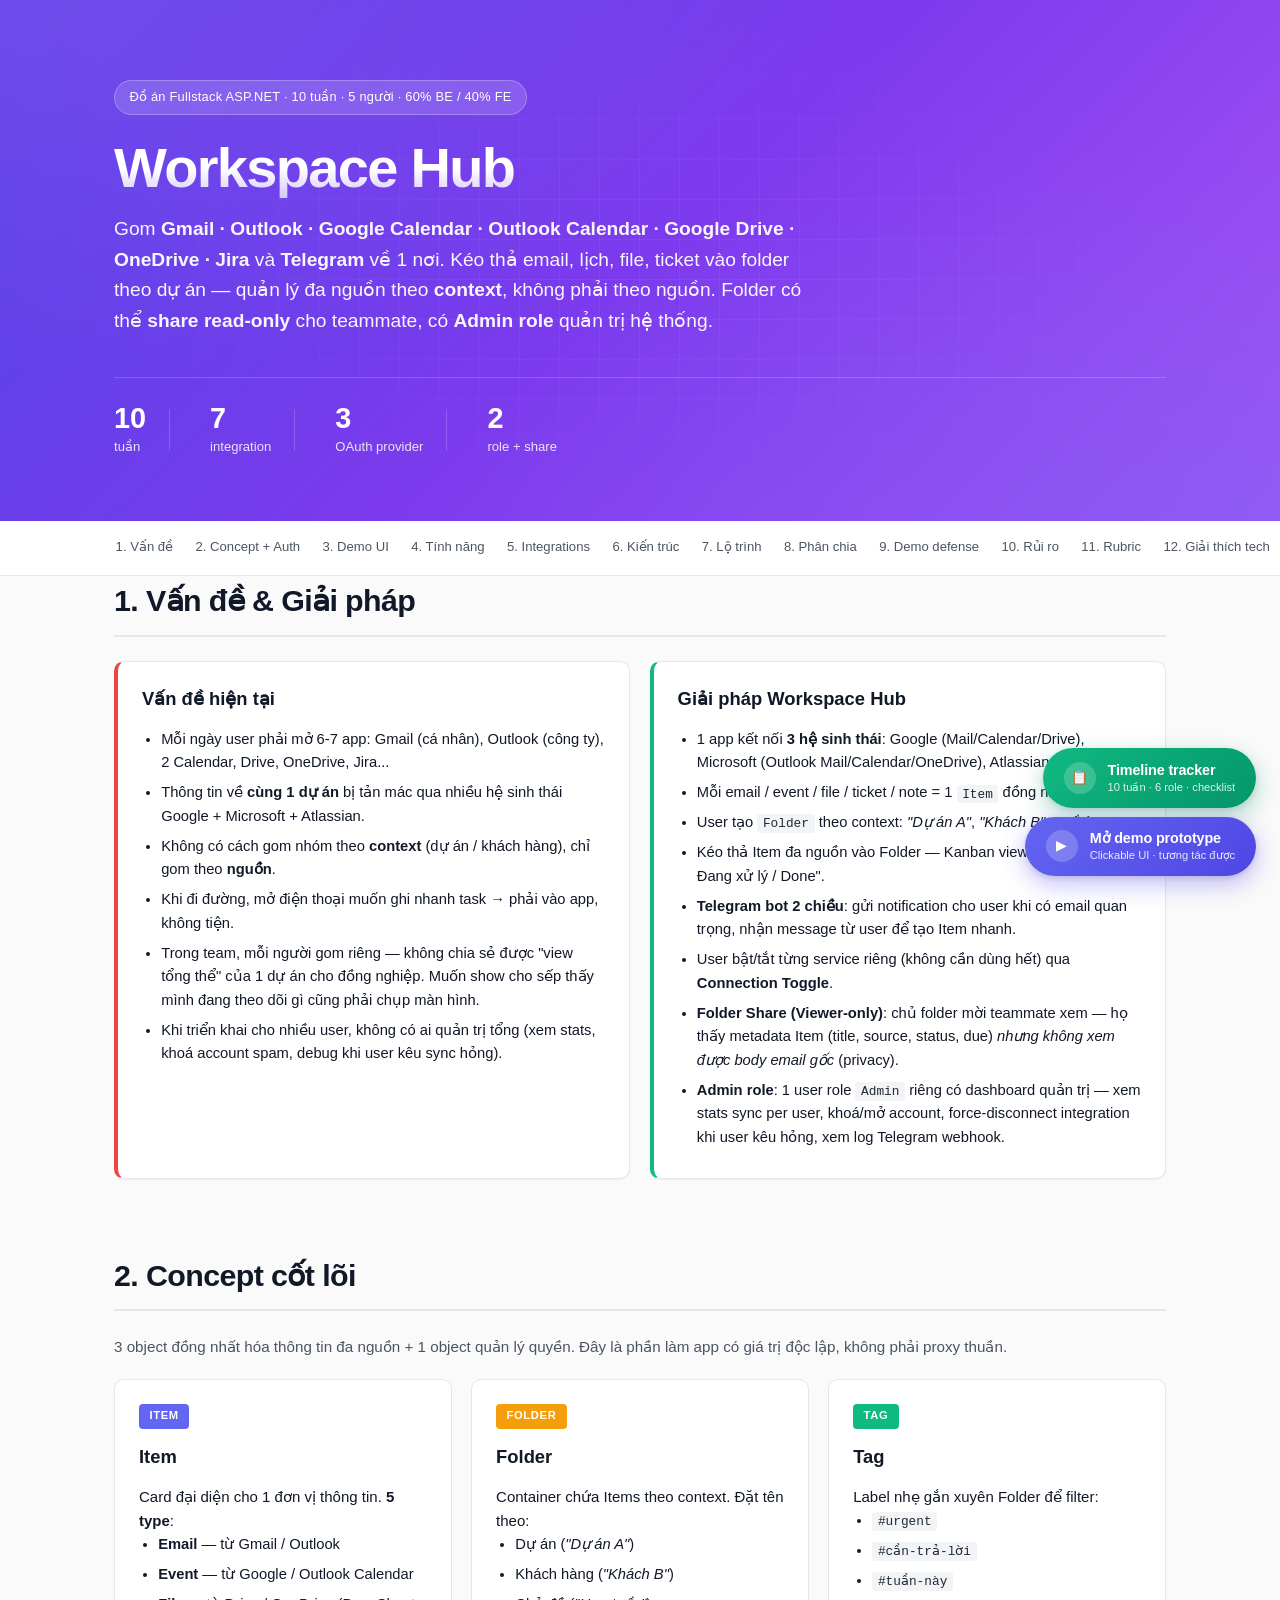
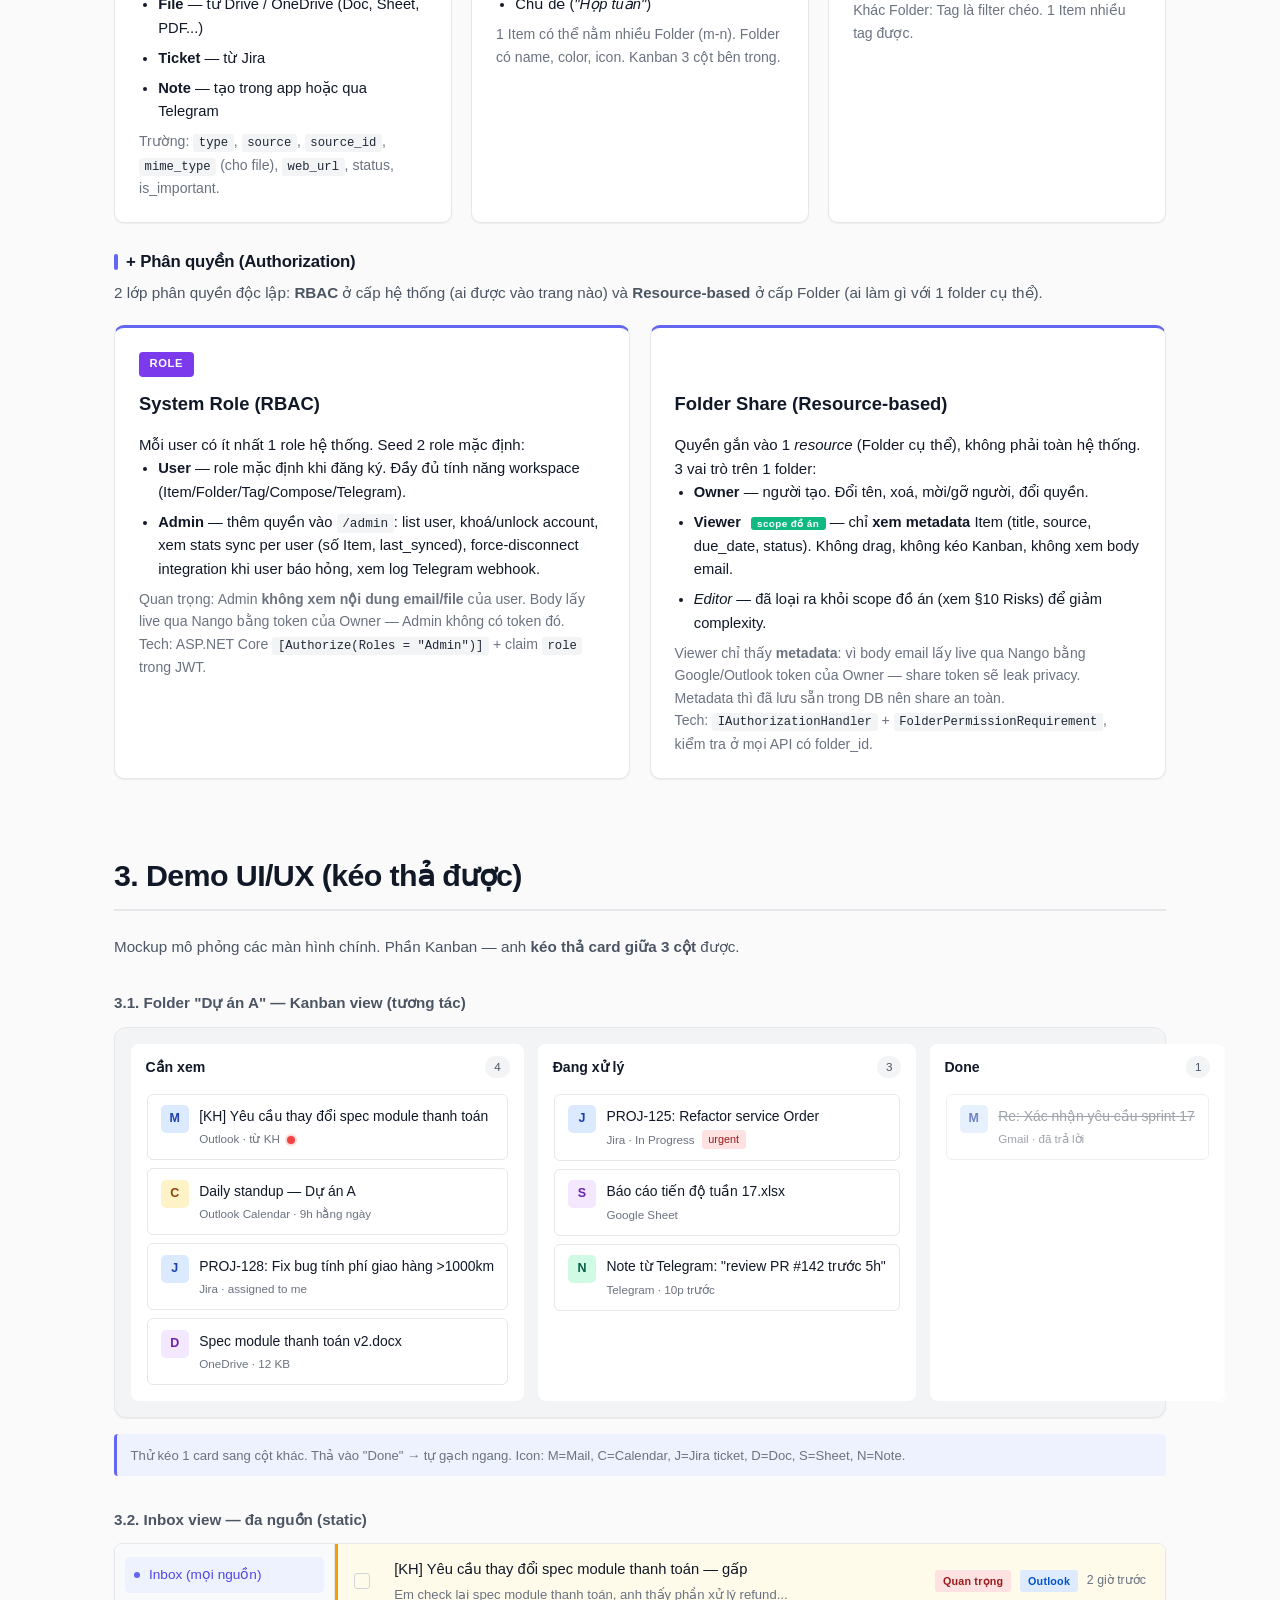
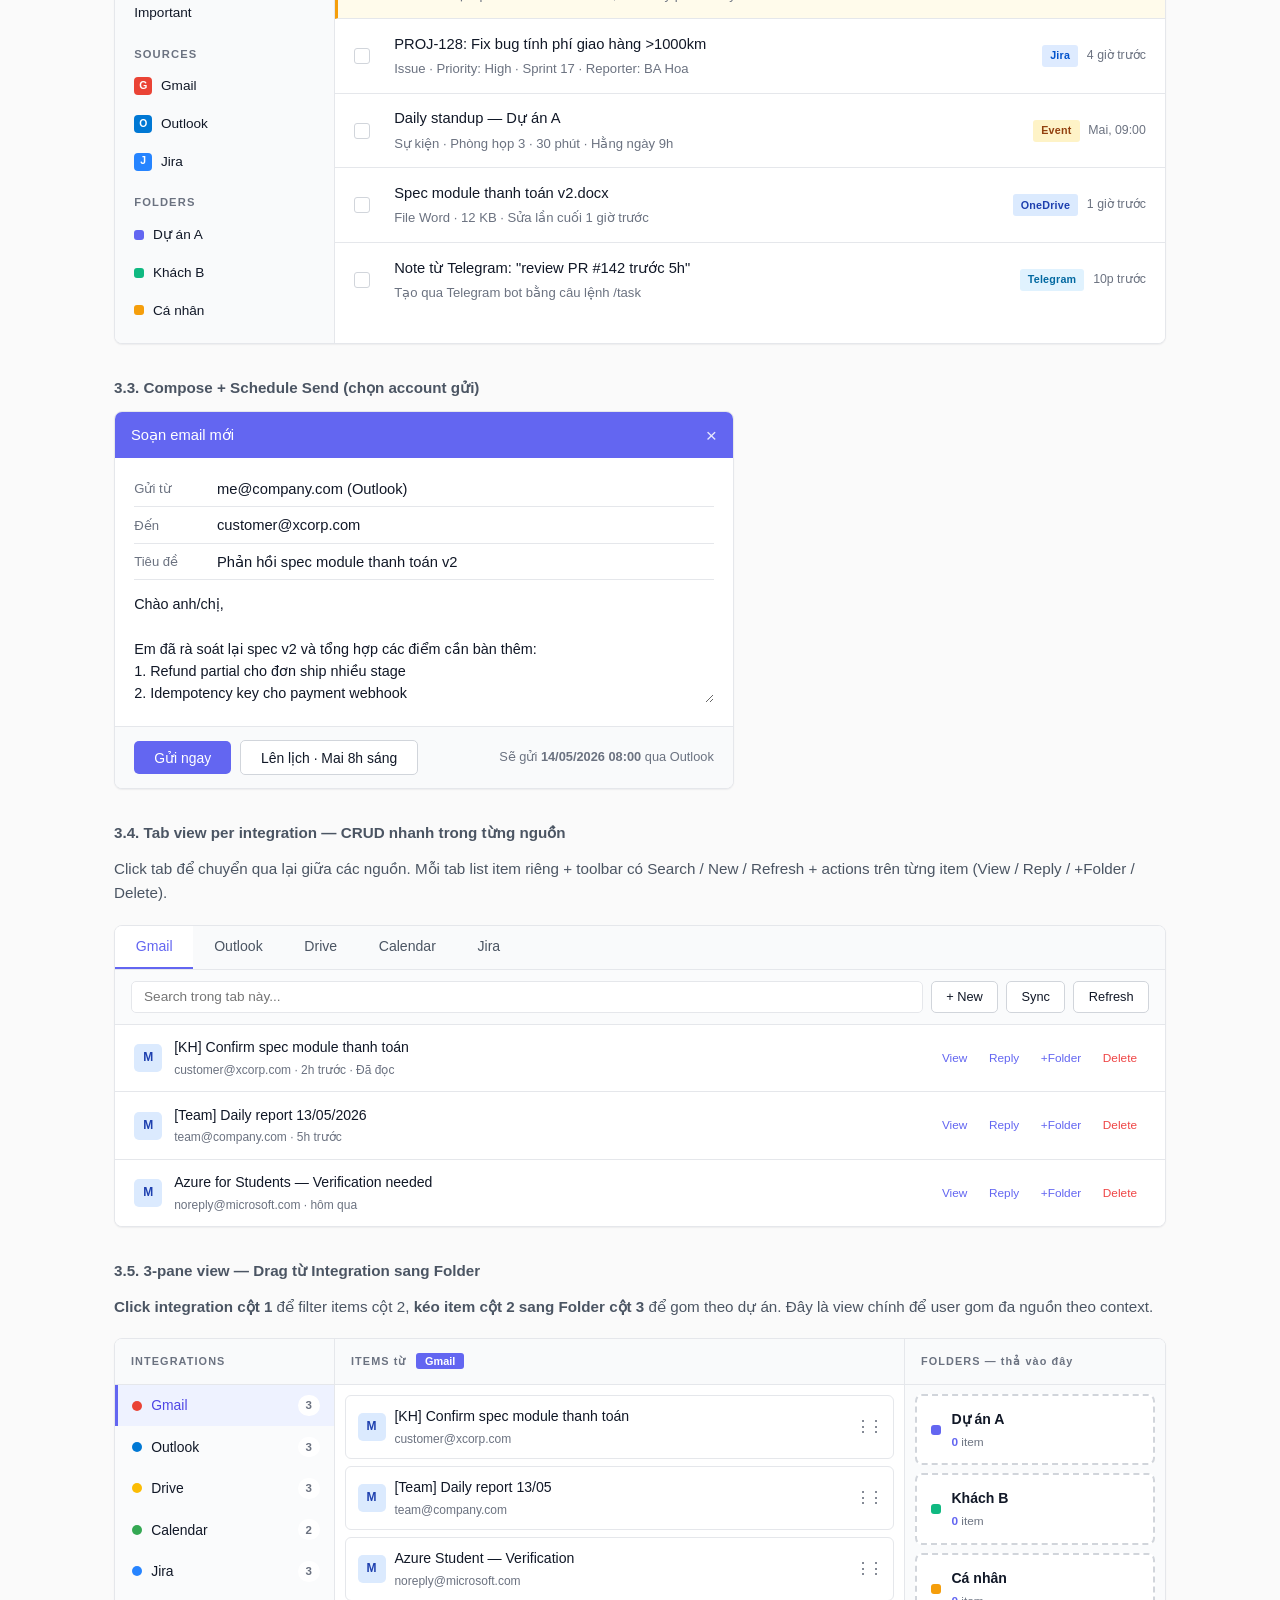
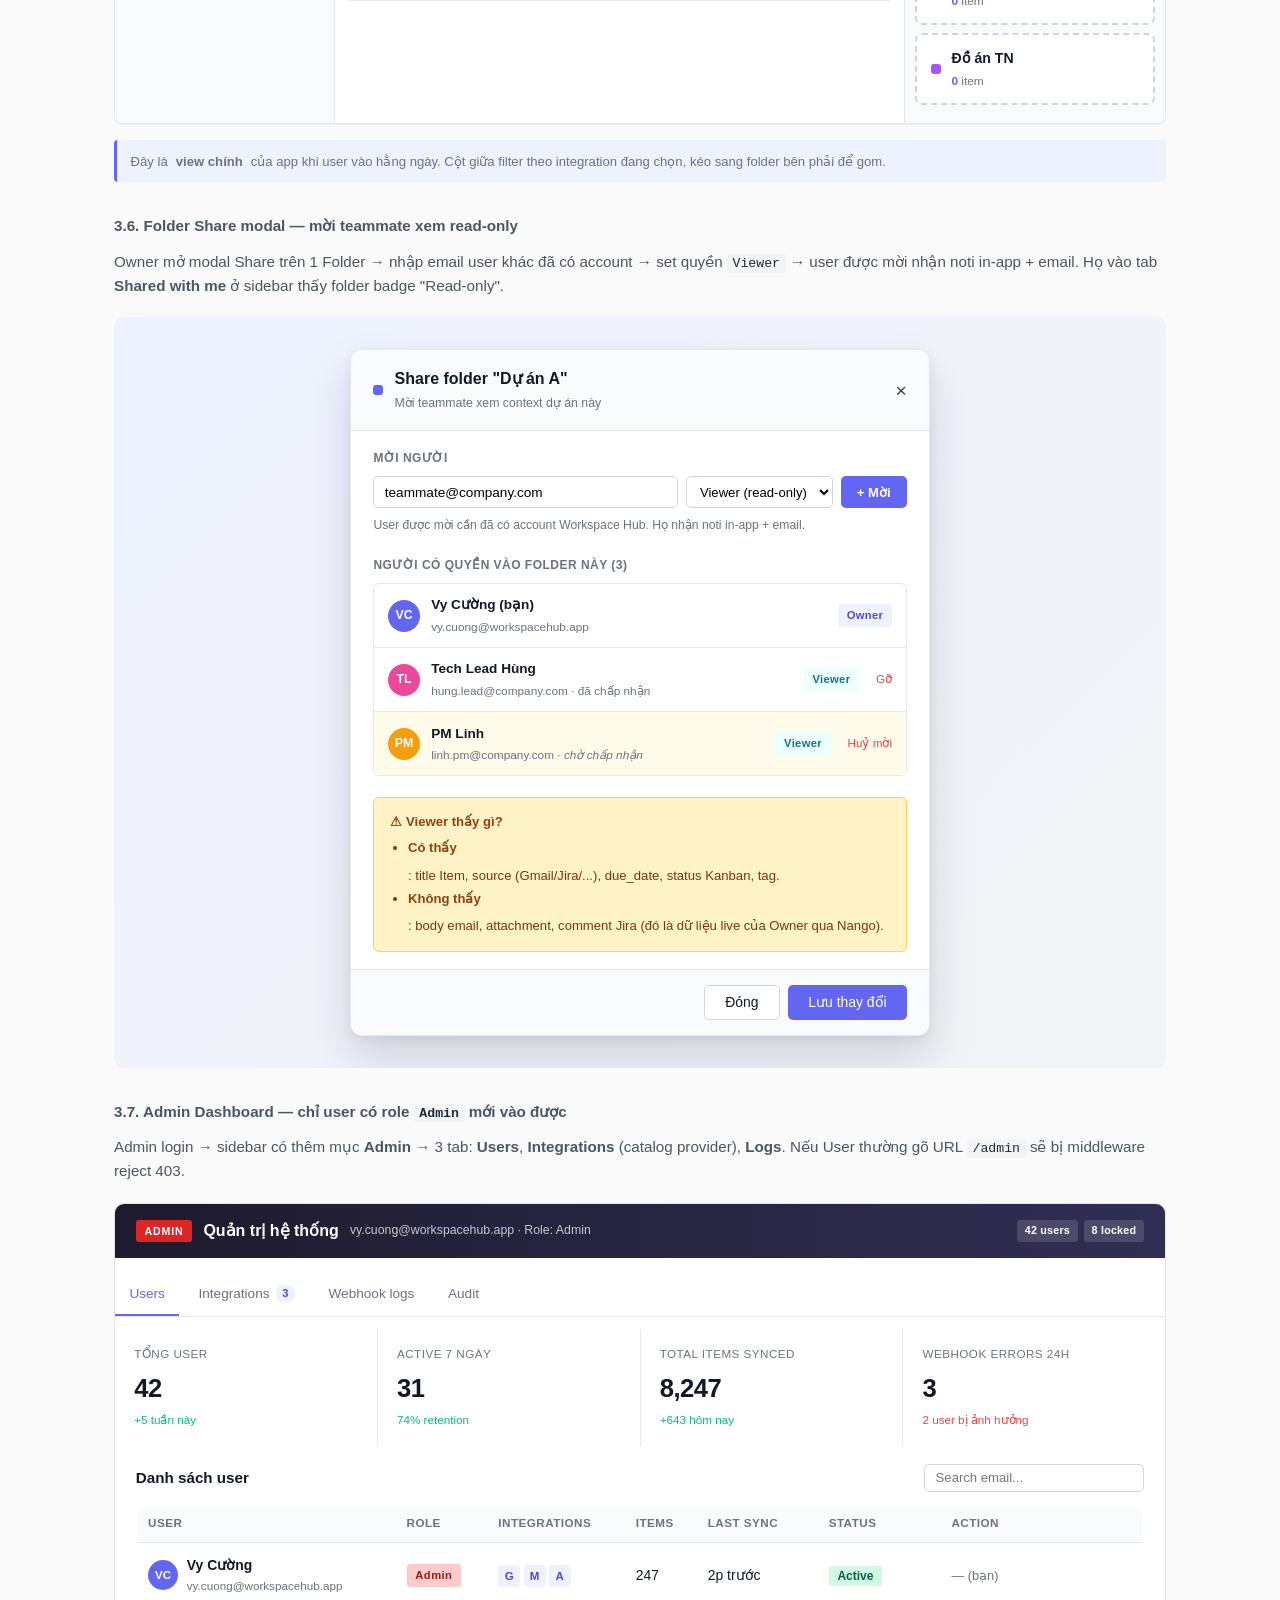
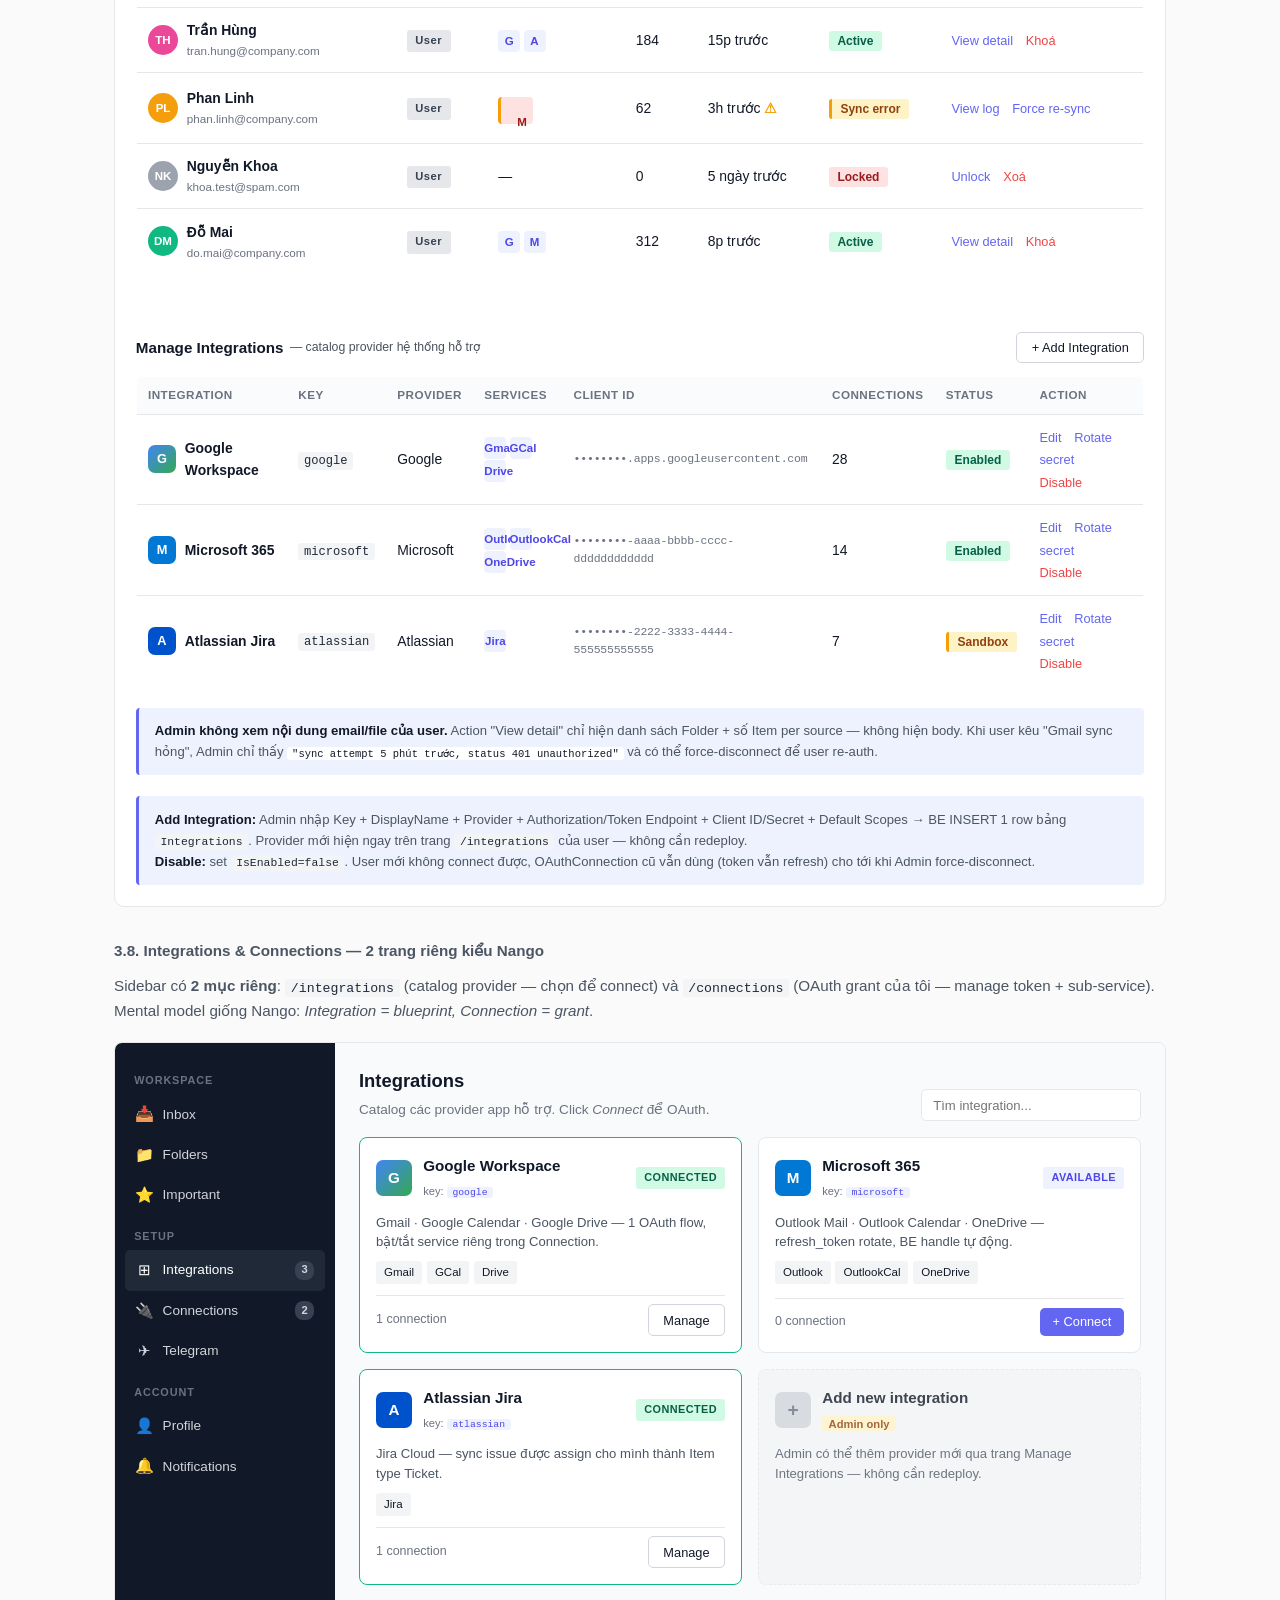
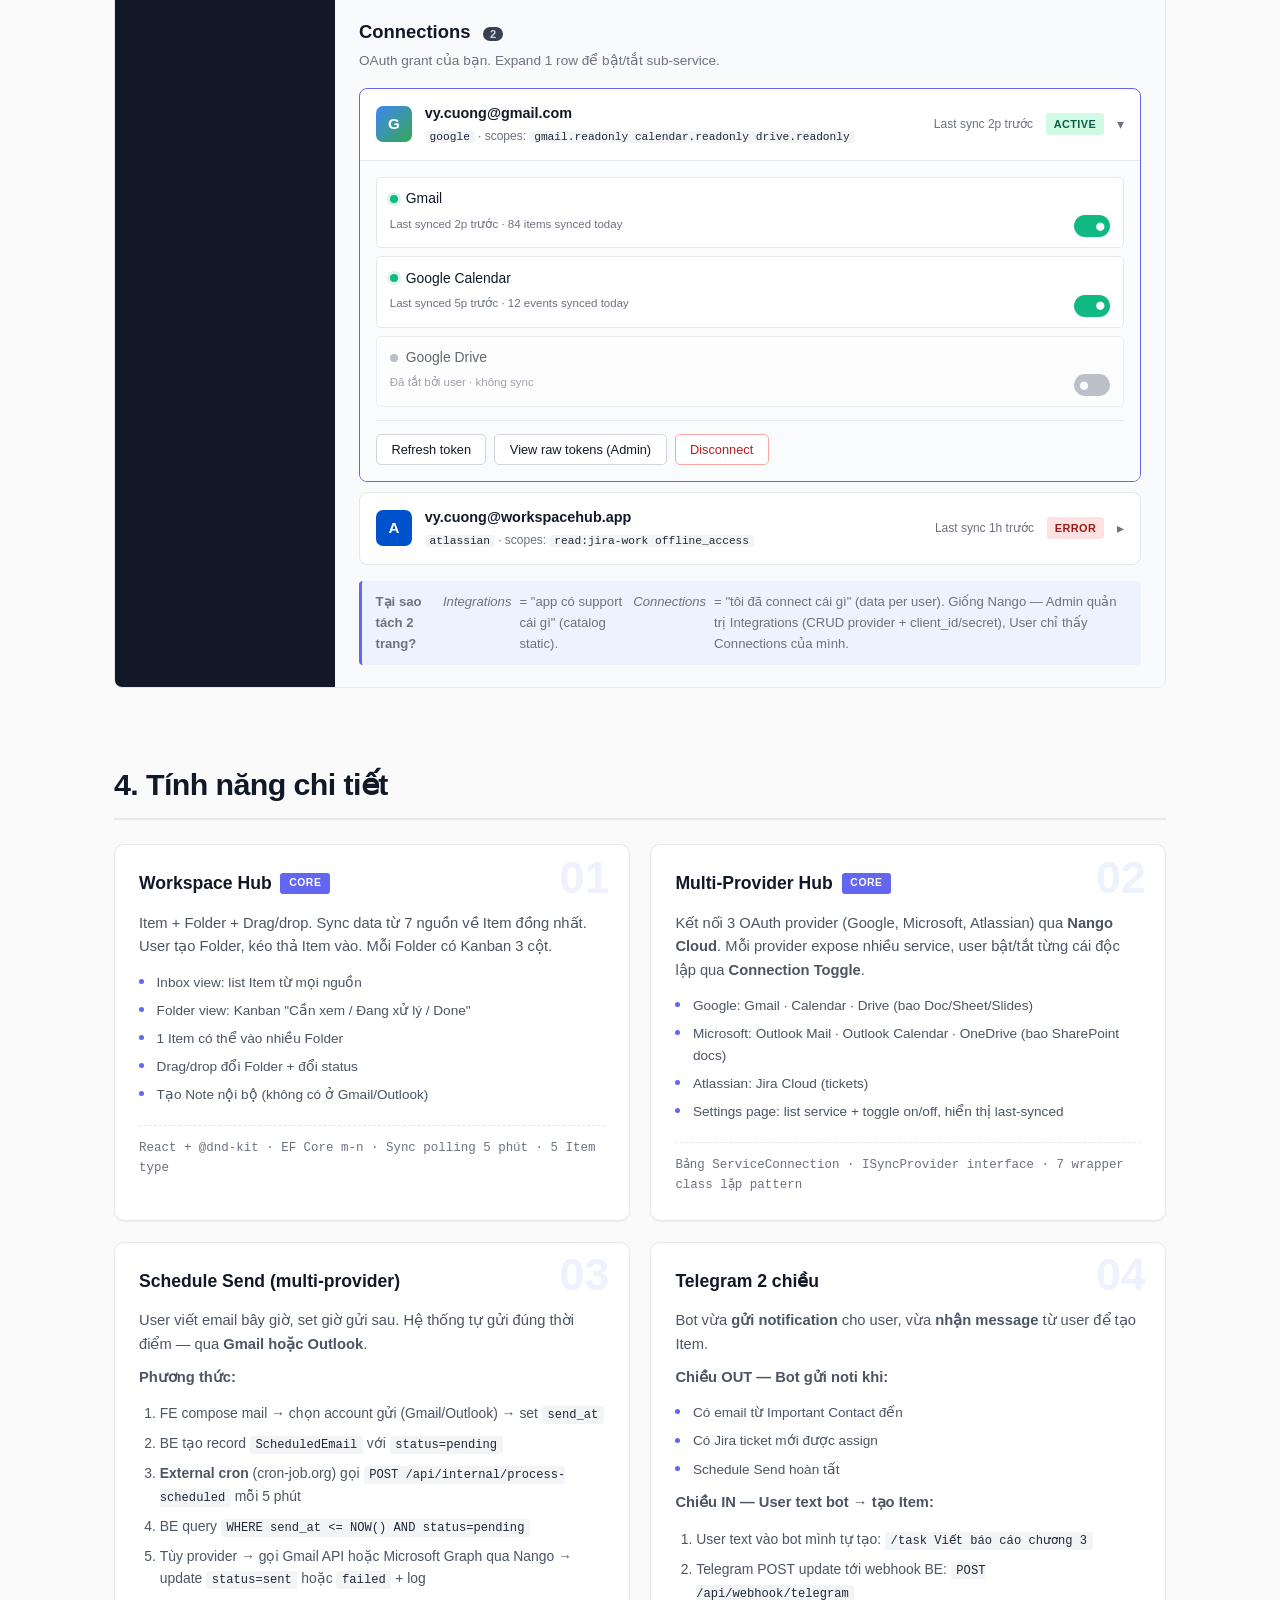
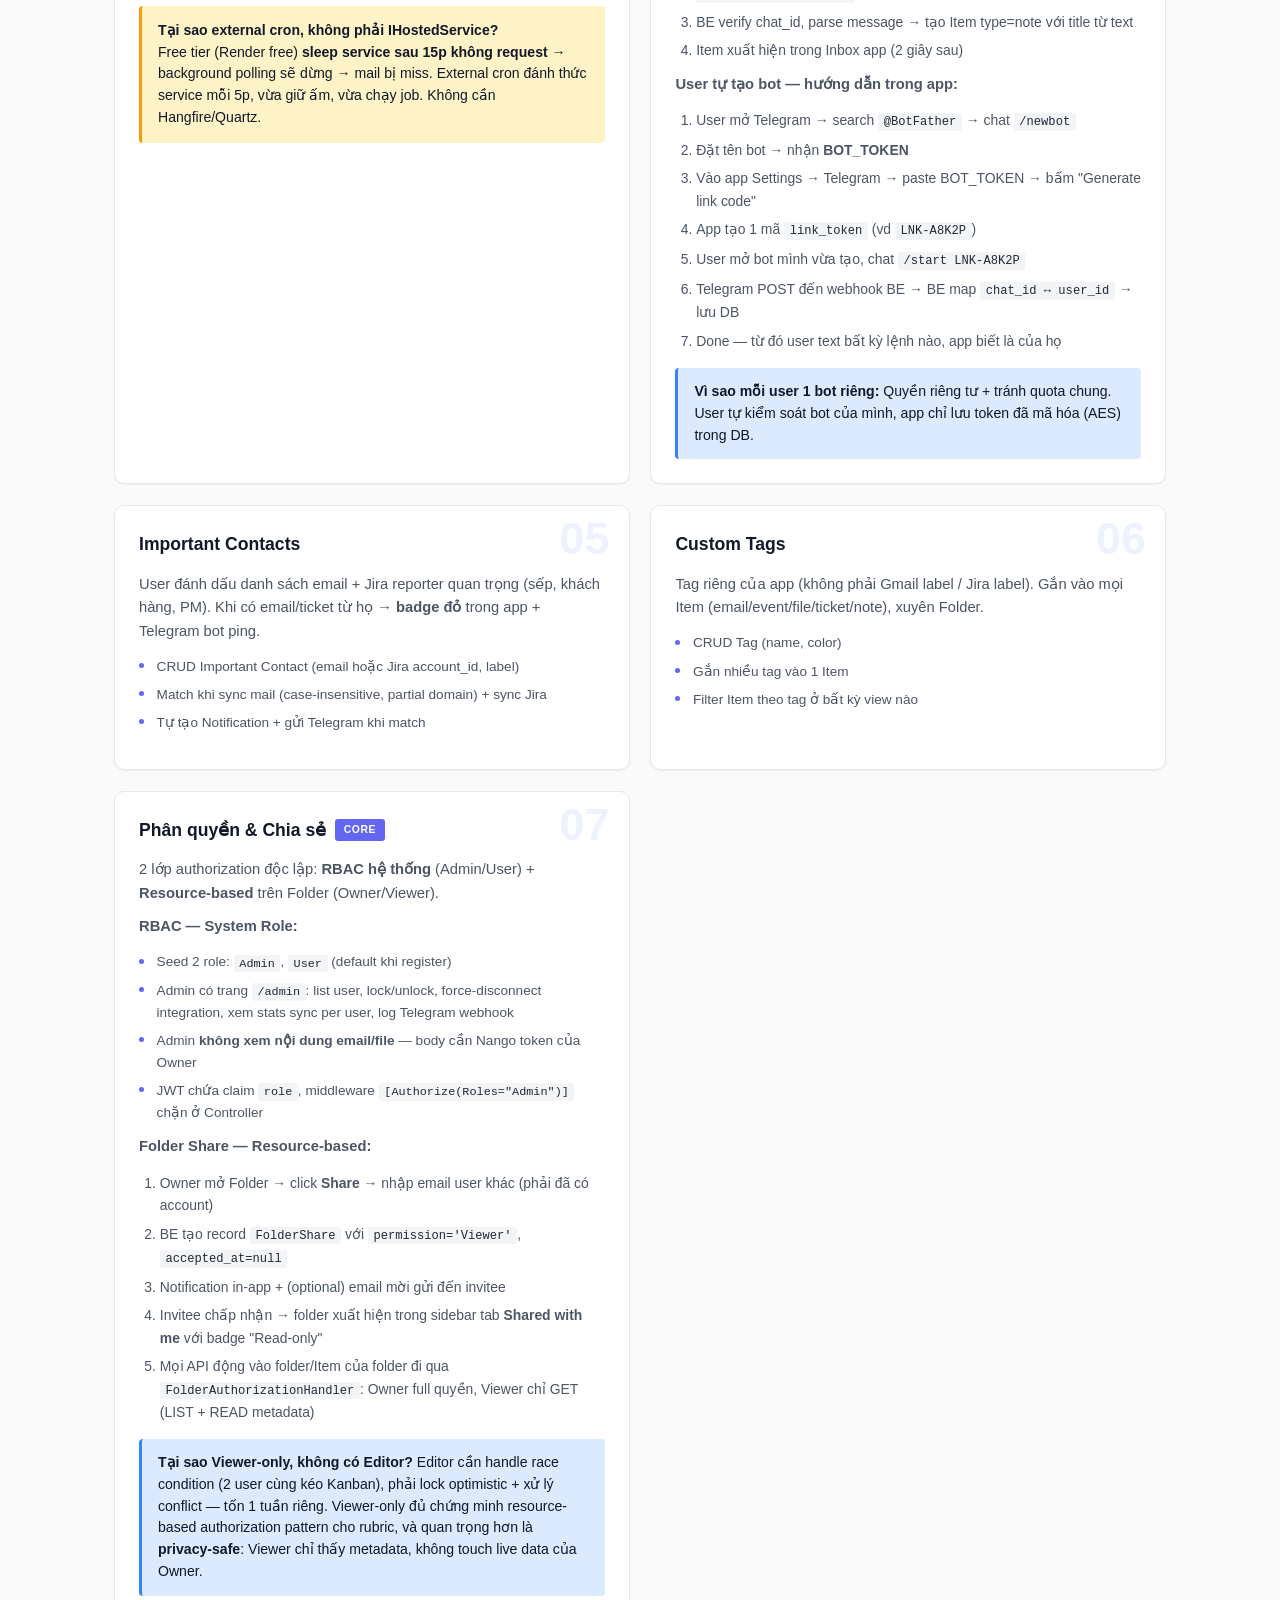
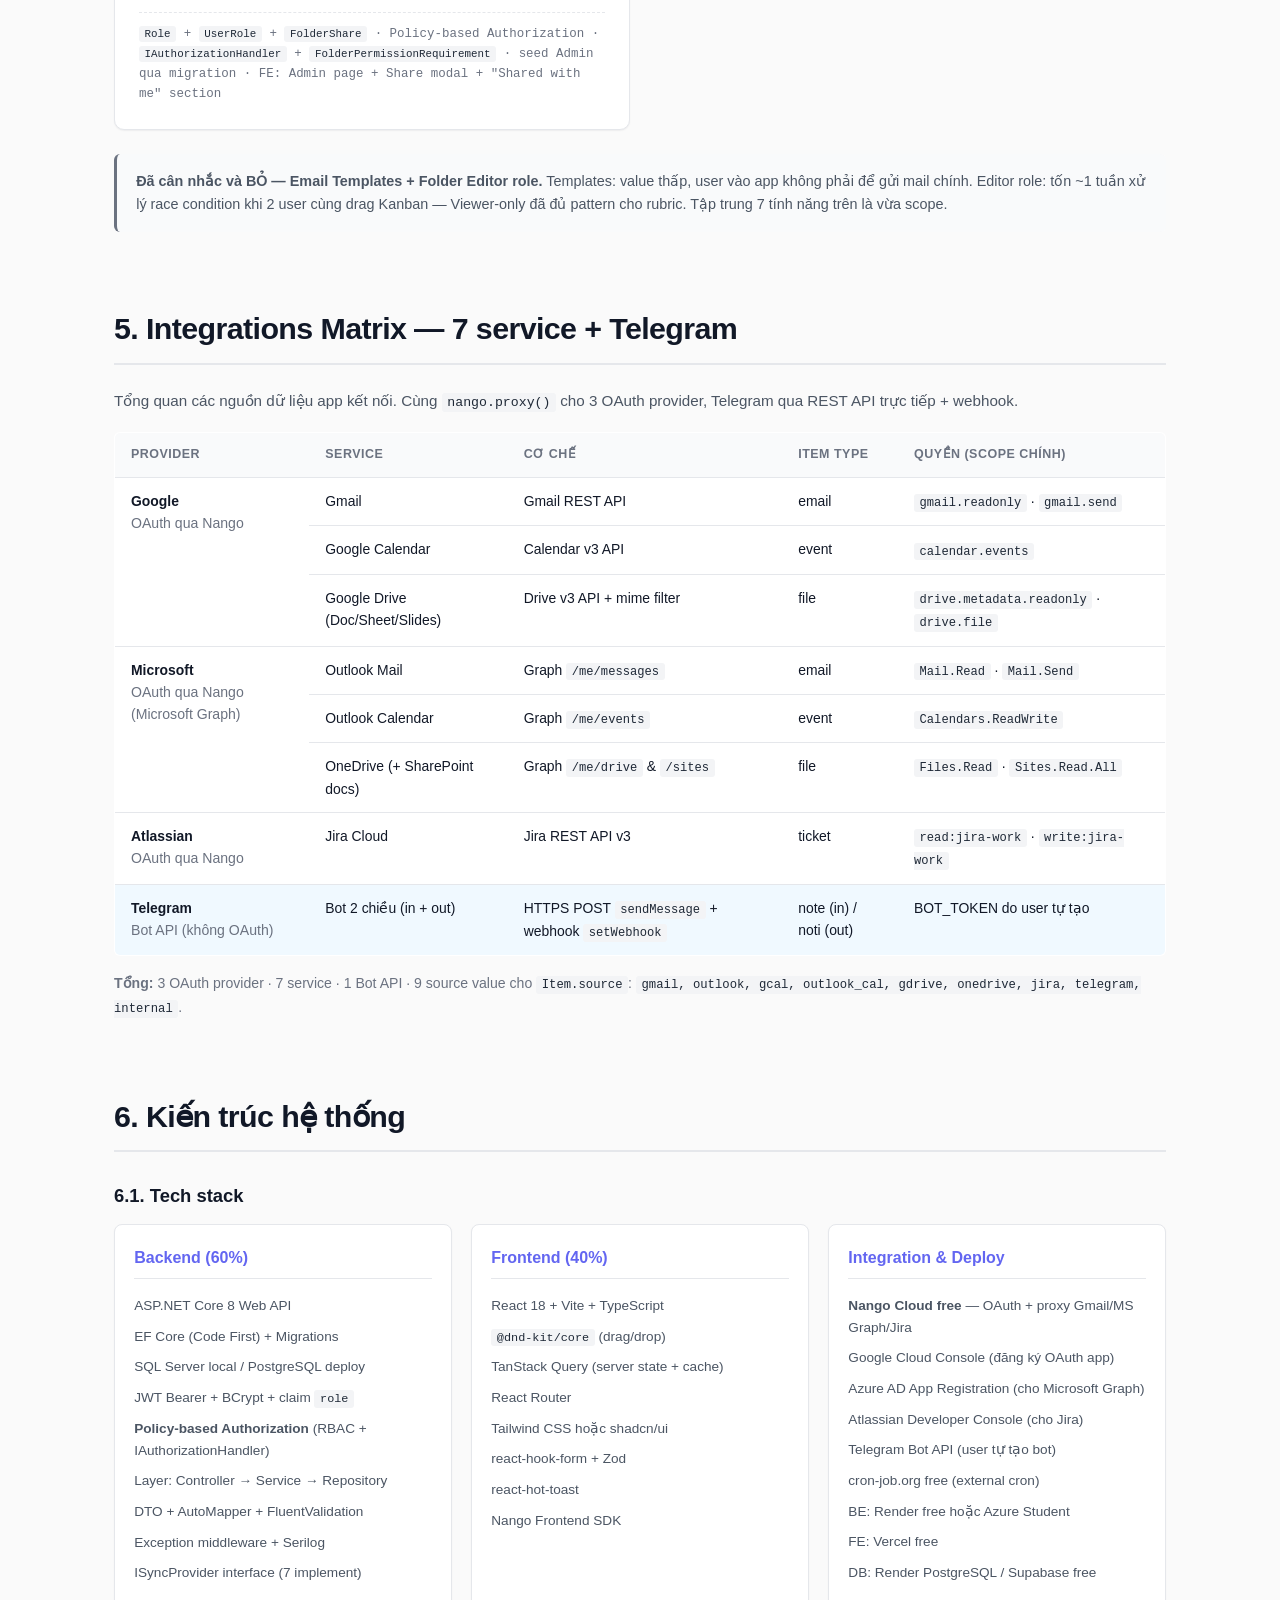
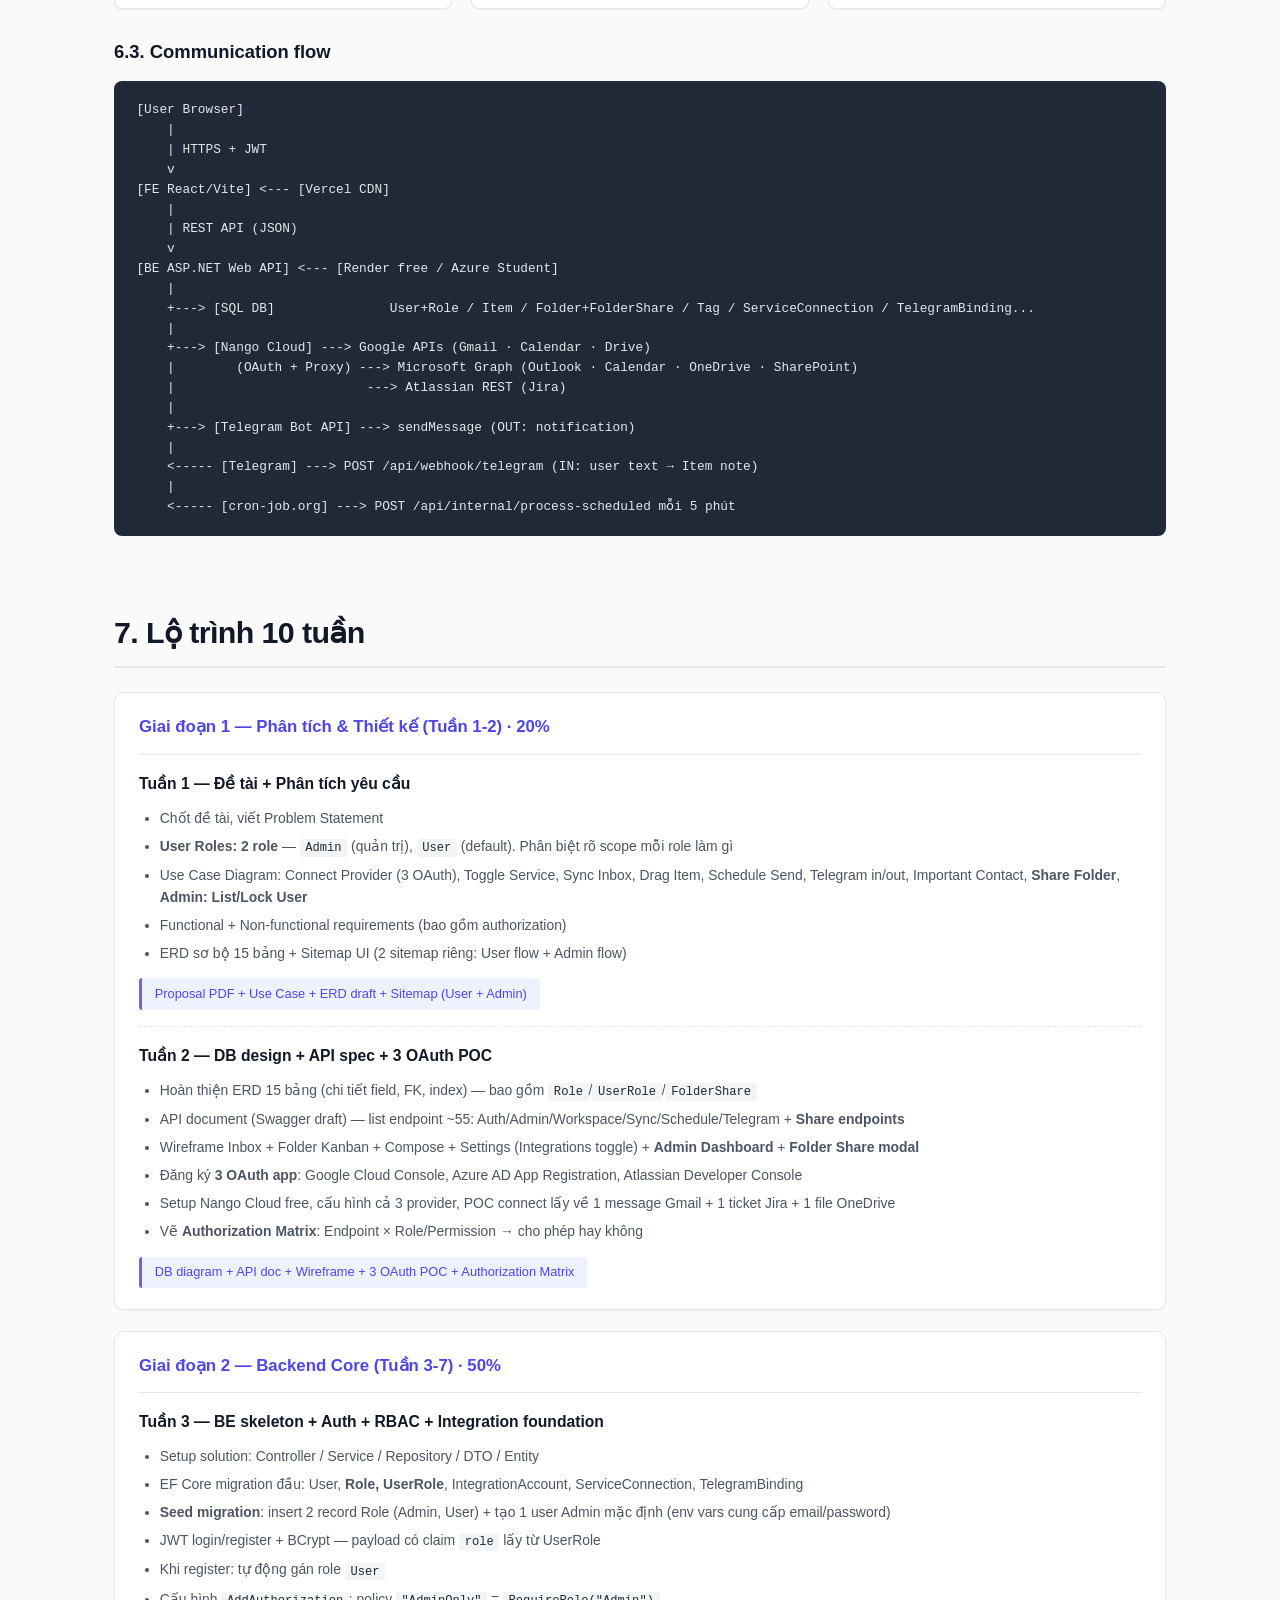
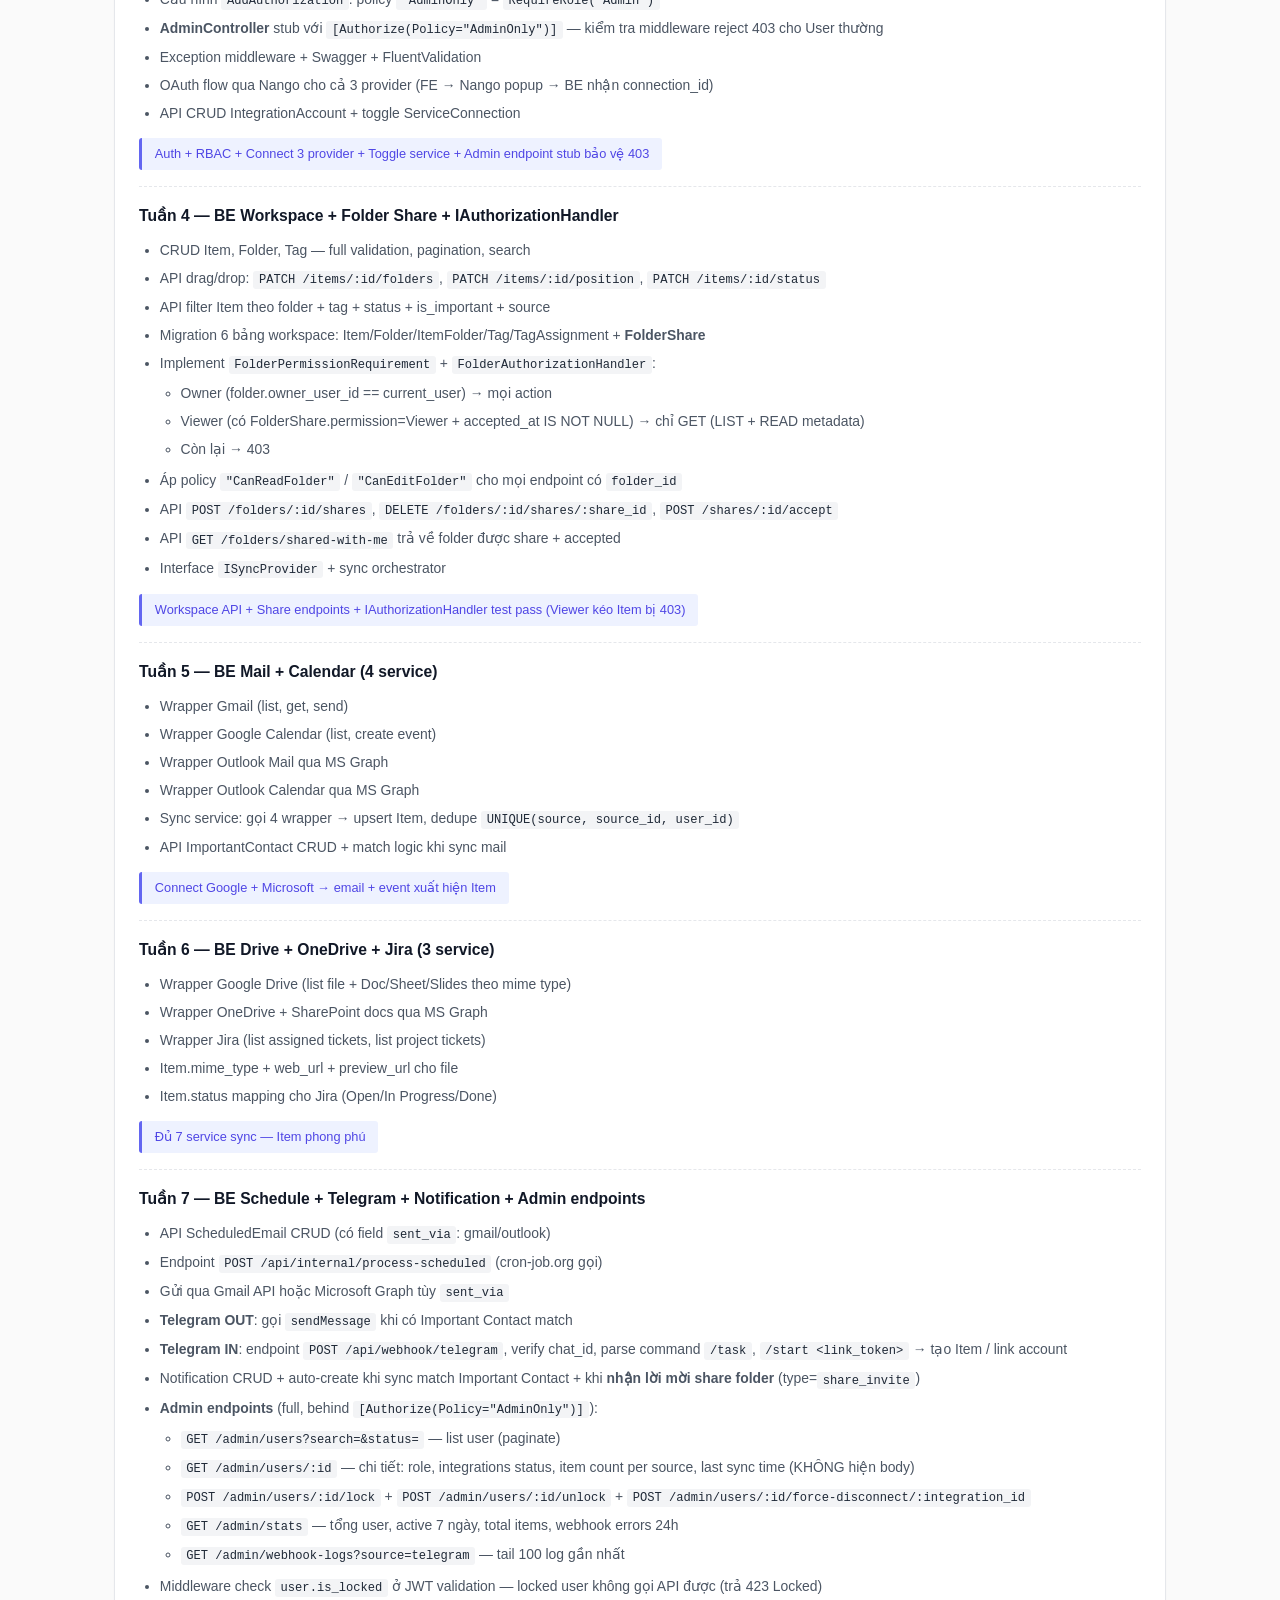
<file: index.html>
<!DOCTYPE html>
<html lang="vi">
<head>
  <meta charset="UTF-8" />
  <meta name="viewport" content="width=device-width, initial-scale=1.0" />
  <title>Workspace Hub — Đồ án ASP.NET Fullstack 10 tuần</title>
  <link rel="stylesheet" href="styles.css" />
</head>
<body>

  <header class="hero">
    <div class="container">
      <span class="tag">Đồ án Fullstack ASP.NET · 10 tuần · 5 người · 60% BE / 40% FE</span>
      <h1>Workspace Hub</h1>
      <p class="lead">
        Gom <strong>Gmail · Outlook · Google Calendar · Outlook Calendar · Google Drive · OneDrive · Jira</strong>
        và <strong>Telegram</strong> về 1 nơi. Kéo thả email, lịch, file, ticket vào folder theo dự án —
        quản lý đa nguồn theo <strong>context</strong>, không phải theo nguồn. Folder có thể
        <strong>share read-only</strong> cho teammate, có <strong>Admin role</strong> quản trị hệ thống.
      </p>
      <div class="hero-stats">
        <div><strong>10</strong><span>tuần</span></div>
        <div><strong>7</strong><span>integration</span></div>
        <div><strong>3</strong><span>OAuth provider</span></div>
        <div><strong>2</strong><span>role + share</span></div>
      </div>
    </div>
  </header>

  <nav class="toc">
    <div class="container">
      <a href="#problem">1. Vấn đề</a>
      <a href="#concept">2. Concept + Auth</a>
      <a href="#mockup">3. Demo UI</a>
      <a href="#features">4. Tính năng</a>
      <a href="#integrations">5. Integrations</a>
      <a href="#architecture">6. Kiến trúc</a>
      <a href="#roadmap">7. Lộ trình</a>
      <a href="#team">8. Phân chia</a>
      <a href="#demo-flow">9. Demo defense</a>
      <a href="#risks">10. Rủi ro</a>
      <a href="#grading">11. Rubric</a>
      <a href="#glossary">12. Giải thích tech</a>
    </div>
  </nav>

  <main class="container">

    <section id="problem">
      <h2>1. Vấn đề &amp; Giải pháp</h2>
      <div class="two-col">
        <div class="card problem">
          <h3>Vấn đề hiện tại</h3>
          <ul>
            <li>Mỗi ngày user phải mở 6-7 app: Gmail (cá nhân), Outlook (công ty), 2 Calendar, Drive, OneDrive, Jira...</li>
            <li>Thông tin về <strong>cùng 1 dự án</strong> bị tản mác qua nhiều hệ sinh thái Google + Microsoft + Atlassian.</li>
            <li>Không có cách gom nhóm theo <strong>context</strong> (dự án / khách hàng), chỉ gom theo <strong>nguồn</strong>.</li>
            <li>Khi đi đường, mở điện thoại muốn ghi nhanh task → phải vào app, không tiện.</li>
            <li>Trong team, mỗi người gom riêng — không chia sẻ được "view tổng thể" của 1 dự án cho đồng nghiệp. Muốn show cho sếp thấy mình đang theo dõi gì cũng phải chụp màn hình.</li>
            <li>Khi triển khai cho nhiều user, không có ai quản trị tổng (xem stats, khoá account spam, debug khi user kêu sync hỏng).</li>
          </ul>
        </div>
        <div class="card solution">
          <h3>Giải pháp Workspace Hub</h3>
          <ul>
            <li>1 app kết nối <strong>3 hệ sinh thái</strong>: Google (Mail/Calendar/Drive), Microsoft (Outlook Mail/Calendar/OneDrive), Atlassian (Jira).</li>
            <li>Mỗi email / event / file / ticket / note = 1 <code>Item</code> đồng nhất.</li>
            <li>User tạo <code>Folder</code> theo context: <em>"Dự án A"</em>, <em>"Khách B"</em>, <em>"Đồ án TN"</em>.</li>
            <li>Kéo thả Item đa nguồn vào Folder — Kanban view "Cần xem / Đang xử lý / Done".</li>
            <li><strong>Telegram bot 2 chiều</strong>: gửi notification cho user khi có email quan trọng, nhận message từ user để tạo Item nhanh.</li>
            <li>User bật/tắt từng service riêng (không cần dùng hết) qua <strong>Connection Toggle</strong>.</li>
            <li><strong>Folder Share (Viewer-only)</strong>: chủ folder mời teammate xem — họ thấy metadata Item (title, source, status, due) <em>nhưng không xem được body email gốc</em> (privacy).</li>
            <li><strong>Admin role</strong>: 1 user role <code>Admin</code> riêng có dashboard quản trị — xem stats sync per user, khoá/mở account, force-disconnect integration khi user kêu hỏng, xem log Telegram webhook.</li>
          </ul>
        </div>
      </div>
    </section>

    <section id="concept">
      <h2>2. Concept cốt lõi</h2>
      <p class="lead-small">3 object đồng nhất hóa thông tin đa nguồn + 1 object quản lý quyền. Đây là phần làm app có giá trị độc lập, không phải proxy thuần.</p>
      <div class="three-col">

        <div class="card">
          <span class="badge">ITEM</span>
          <h3>Item</h3>
          <p>Card đại diện cho 1 đơn vị thông tin. <strong>5 type</strong>:</p>
          <ul>
            <li><strong>Email</strong> — từ Gmail / Outlook</li>
            <li><strong>Event</strong> — từ Google / Outlook Calendar</li>
            <li><strong>File</strong> — từ Drive / OneDrive (Doc, Sheet, PDF...)</li>
            <li><strong>Ticket</strong> — từ Jira</li>
            <li><strong>Note</strong> — tạo trong app hoặc qua Telegram</li>
          </ul>
          <p class="muted">Trường: <code>type</code>, <code>source</code>, <code>source_id</code>, <code>mime_type</code> (cho file), <code>web_url</code>, status, is_important.</p>
        </div>

        <div class="card">
          <span class="badge badge-folder">FOLDER</span>
          <h3>Folder</h3>
          <p>Container chứa Items theo context. Đặt tên theo:</p>
          <ul>
            <li>Dự án (<em>"Dự án A"</em>)</li>
            <li>Khách hàng (<em>"Khách B"</em>)</li>
            <li>Chủ đề (<em>"Họp tuần"</em>)</li>
          </ul>
          <p class="muted">1 Item có thể nằm nhiều Folder (m-n). Folder có name, color, icon. Kanban 3 cột bên trong.</p>
        </div>

        <div class="card">
          <span class="badge badge-tag">TAG</span>
          <h3>Tag</h3>
          <p>Label nhẹ gắn xuyên Folder để filter:</p>
          <ul>
            <li><code>#urgent</code></li>
            <li><code>#cần-trả-lời</code></li>
            <li><code>#tuần-này</code></li>
          </ul>
          <p class="muted">Khác Folder: Tag là filter chéo. 1 Item nhiều tag được.</p>
        </div>

      </div>

      <h3 class="concept-sub">+ Phân quyền (Authorization)</h3>
      <p class="lead-small">2 lớp phân quyền độc lập: <strong>RBAC</strong> ở cấp hệ thống (ai được vào trang nào) và <strong>Resource-based</strong> ở cấp Folder (ai làm gì với 1 folder cụ thể).</p>
      <div class="two-col">

        <div class="card auth-card">
          <span class="badge badge-role">ROLE</span>
          <h3>System Role (RBAC)</h3>
          <p>Mỗi user có ít nhất 1 role hệ thống. Seed 2 role mặc định:</p>
          <ul>
            <li><strong>User</strong> — role mặc định khi đăng ký. Đầy đủ tính năng workspace (Item/Folder/Tag/Compose/Telegram).</li>
            <li><strong>Admin</strong> — thêm quyền vào <code>/admin</code>: list user, khoá/unlock account, xem stats sync per user (số Item, last_synced), force-disconnect integration khi user báo hỏng, xem log Telegram webhook.</li>
          </ul>
          <p class="muted">Quan trọng: Admin <strong>không xem nội dung email/file</strong> của user. Body lấy live qua Nango bằng token của Owner — Admin không có token đó.</p>
          <p class="muted">Tech: ASP.NET Core <code>[Authorize(Roles = "Admin")]</code> + claim <code>role</code> trong JWT.</p>
        </div>

        <div class="card auth-card">
          <span class="badge badge-share">SHARE</span>
          <h3>Folder Share (Resource-based)</h3>
          <p>Quyền gắn vào 1 <em>resource</em> (Folder cụ thể), không phải toàn hệ thống. 3 vai trò trên 1 folder:</p>
          <ul>
            <li><strong>Owner</strong> — người tạo. Đổi tên, xoá, mời/gỡ người, đổi quyền.</li>
            <li><strong>Viewer</strong> <span class="badge-new">scope đồ án</span> — chỉ <strong>xem metadata</strong> Item (title, source, due_date, status). Không drag, không kéo Kanban, không xem body email.</li>
            <li><em>Editor</em> — đã loại ra khỏi scope đồ án (xem §10 Risks) để giảm complexity.</li>
          </ul>
          <p class="muted">Viewer chỉ thấy <strong>metadata</strong>: vì body email lấy live qua Nango bằng Google/Outlook token của Owner — share token sẽ leak privacy. Metadata thì đã lưu sẵn trong DB nên share an toàn.</p>
          <p class="muted">Tech: <code>IAuthorizationHandler</code> + <code>FolderPermissionRequirement</code>, kiểm tra ở mọi API có folder_id.</p>
        </div>

      </div>
    </section>

    <section id="mockup">
      <h2>3. Demo UI/UX (kéo thả được)</h2>
      <p class="lead-small">Mockup mô phỏng các màn hình chính. Phần Kanban — anh <strong>kéo thả card giữa 3 cột</strong> được.</p>

      <h3 class="mockup-title">3.1. Folder "Dự án A" — Kanban view (tương tác)</h3>
      <div class="mockup-kanban" id="kanban">

        <div class="kanban-col" data-status="todo">
          <div class="col-header">
            <span class="col-title">Cần xem</span>
            <span class="col-count" id="count-todo">4</span>
          </div>
          <div class="col-body" data-droppable="todo">
            <div class="item-card" draggable="true">
              <div class="item-icon icon-email">M</div>
              <div class="item-content">
                <div class="item-title">[KH] Yêu cầu thay đổi spec module thanh toán</div>
                <div class="item-meta">
                  <span class="src">Outlook · từ KH</span>
                  <span class="important-dot" title="Important contact"></span>
                </div>
              </div>
            </div>
            <div class="item-card" draggable="true">
              <div class="item-icon icon-event">C</div>
              <div class="item-content">
                <div class="item-title">Daily standup — Dự án A</div>
                <div class="item-meta"><span class="src">Outlook Calendar · 9h hằng ngày</span></div>
              </div>
            </div>
            <div class="item-card" draggable="true">
              <div class="item-icon icon-ticket">J</div>
              <div class="item-content">
                <div class="item-title">PROJ-128: Fix bug tính phí giao hàng &gt;1000km</div>
                <div class="item-meta"><span class="src">Jira · assigned to me</span></div>
              </div>
            </div>
            <div class="item-card" draggable="true">
              <div class="item-icon icon-file">D</div>
              <div class="item-content">
                <div class="item-title">Spec module thanh toán v2.docx</div>
                <div class="item-meta"><span class="src">OneDrive · 12 KB</span></div>
              </div>
            </div>
          </div>
        </div>

        <div class="kanban-col" data-status="doing">
          <div class="col-header">
            <span class="col-title">Đang xử lý</span>
            <span class="col-count" id="count-doing">3</span>
          </div>
          <div class="col-body" data-droppable="doing">
            <div class="item-card" draggable="true">
              <div class="item-icon icon-ticket">J</div>
              <div class="item-content">
                <div class="item-title">PROJ-125: Refactor service Order</div>
                <div class="item-meta">
                  <span class="src">Jira · In Progress</span>
                  <span class="tag-chip">urgent</span>
                </div>
              </div>
            </div>
            <div class="item-card" draggable="true">
              <div class="item-icon icon-file">S</div>
              <div class="item-content">
                <div class="item-title">Báo cáo tiến độ tuần 17.xlsx</div>
                <div class="item-meta"><span class="src">Google Sheet</span></div>
              </div>
            </div>
            <div class="item-card" draggable="true">
              <div class="item-icon icon-note">N</div>
              <div class="item-content">
                <div class="item-title">Note từ Telegram: "review PR #142 trước 5h"</div>
                <div class="item-meta"><span class="src">Telegram · 10p trước</span></div>
              </div>
            </div>
          </div>
        </div>

        <div class="kanban-col" data-status="done">
          <div class="col-header">
            <span class="col-title">Done</span>
            <span class="col-count" id="count-done">1</span>
          </div>
          <div class="col-body" data-droppable="done">
            <div class="item-card done" draggable="true">
              <div class="item-icon icon-email">M</div>
              <div class="item-content">
                <div class="item-title">Re: Xác nhận yêu cầu sprint 17</div>
                <div class="item-meta"><span class="src">Gmail · đã trả lời</span></div>
              </div>
            </div>
          </div>
        </div>

      </div>
      <p class="hint">Thử kéo 1 card sang cột khác. Thả vào "Done" → tự gạch ngang. Icon: M=Mail, C=Calendar, J=Jira ticket, D=Doc, S=Sheet, N=Note.</p>

      <h3 class="mockup-title">3.2. Inbox view — đa nguồn (static)</h3>
      <div class="mockup-inbox">
        <div class="inbox-sidebar">
          <div class="sidebar-item active"><span class="dot"></span>Inbox (mọi nguồn)</div>
          <div class="sidebar-item">Important</div>
          <div class="sidebar-section">SOURCES</div>
          <div class="sidebar-item"><span class="src-badge gmail">G</span>Gmail</div>
          <div class="sidebar-item"><span class="src-badge outlook">O</span>Outlook</div>
          <div class="sidebar-item"><span class="src-badge jira">J</span>Jira</div>
          <div class="sidebar-section">FOLDERS</div>
          <div class="sidebar-item"><span class="folder-color c1"></span>Dự án A</div>
          <div class="sidebar-item"><span class="folder-color c2"></span>Khách B</div>
          <div class="sidebar-item"><span class="folder-color c3"></span>Cá nhân</div>
        </div>
        <div class="inbox-main">
          <div class="inbox-item important">
            <div class="inbox-checkbox"></div>
            <div class="inbox-body">
              <div class="inbox-title">[KH] Yêu cầu thay đổi spec module thanh toán — gấp</div>
              <div class="inbox-snippet">Em check lại spec module thanh toán, anh thấy phần xử lý refund...</div>
            </div>
            <div class="inbox-meta">
              <span class="badge-mini imp">Quan trọng</span>
              <span class="badge-mini outlook-bg">Outlook</span>
              <span class="time">2 giờ trước</span>
            </div>
          </div>
          <div class="inbox-item">
            <div class="inbox-checkbox"></div>
            <div class="inbox-body">
              <div class="inbox-title">PROJ-128: Fix bug tính phí giao hàng &gt;1000km</div>
              <div class="inbox-snippet">Issue · Priority: High · Sprint 17 · Reporter: BA Hoa</div>
            </div>
            <div class="inbox-meta">
              <span class="badge-mini jira-bg">Jira</span>
              <span class="time">4 giờ trước</span>
            </div>
          </div>
          <div class="inbox-item">
            <div class="inbox-checkbox"></div>
            <div class="inbox-body">
              <div class="inbox-title">Daily standup — Dự án A</div>
              <div class="inbox-snippet">Sự kiện · Phòng họp 3 · 30 phút · Hằng ngày 9h</div>
            </div>
            <div class="inbox-meta">
              <span class="badge-mini event">Event</span>
              <span class="time">Mai, 09:00</span>
            </div>
          </div>
          <div class="inbox-item">
            <div class="inbox-checkbox"></div>
            <div class="inbox-body">
              <div class="inbox-title">Spec module thanh toán v2.docx</div>
              <div class="inbox-snippet">File Word · 12 KB · Sửa lần cuối 1 giờ trước</div>
            </div>
            <div class="inbox-meta">
              <span class="badge-mini onedrive-bg">OneDrive</span>
              <span class="time">1 giờ trước</span>
            </div>
          </div>
          <div class="inbox-item">
            <div class="inbox-checkbox"></div>
            <div class="inbox-body">
              <div class="inbox-title">Note từ Telegram: "review PR #142 trước 5h"</div>
              <div class="inbox-snippet">Tạo qua Telegram bot bằng câu lệnh /task</div>
            </div>
            <div class="inbox-meta">
              <span class="badge-mini telegram-bg">Telegram</span>
              <span class="time">10p trước</span>
            </div>
          </div>
        </div>
      </div>

      <h3 class="mockup-title">3.3. Compose + Schedule Send (chọn account gửi)</h3>
      <div class="mockup-compose">
        <div class="compose-header">
          <span>Soạn email mới</span>
          <span class="close-x">×</span>
        </div>
        <div class="compose-body">
          <div class="row"><label>Gửi từ</label><input value="me@company.com (Outlook)" readonly /></div>
          <div class="row"><label>Đến</label><input value="customer@xcorp.com" readonly /></div>
          <div class="row"><label>Tiêu đề</label><input value="Phản hồi spec module thanh toán v2" readonly /></div>
          <textarea readonly>Chào anh/chị,

Em đã rà soát lại spec v2 và tổng hợp các điểm cần bàn thêm:
1. Refund partial cho đơn ship nhiều stage
2. Idempotency key cho payment webhook
...

Trân trọng,
[Tên]</textarea>
        </div>
        <div class="compose-footer">
          <button class="btn-primary">Gửi ngay</button>
          <button class="btn-secondary">Lên lịch · Mai 8h sáng</button>
          <span class="status-hint">Sẽ gửi <strong>14/05/2026 08:00</strong> qua Outlook</span>
        </div>
      </div>

      <h3 class="mockup-title">3.4. Tab view per integration — CRUD nhanh trong từng nguồn</h3>
      <p class="lead-small">Click tab để chuyển qua lại giữa các nguồn. Mỗi tab list item riêng + toolbar có Search / New / Refresh + actions trên từng item (View / Reply / +Folder / Delete).</p>
      <div class="mockup-tabs">
        <div class="tabs-header">
          <button class="tab active" data-tab="gmail">Gmail</button>
          <button class="tab" data-tab="outlook">Outlook</button>
          <button class="tab" data-tab="drive">Drive</button>
          <button class="tab" data-tab="calendar">Calendar</button>
          <button class="tab" data-tab="jira">Jira</button>
        </div>
        <div class="tab-toolbar">
          <input class="tab-search" placeholder="Search trong tab này..." />
          <button class="btn-mini">+ New</button>
          <button class="btn-mini">Sync</button>
          <button class="btn-mini">Refresh</button>
        </div>
        <div class="tab-body">

          <div class="tab-content active" data-content="gmail">
            <div class="list-item">
              <span class="li-icon icon-email">M</span>
              <div class="li-body">
                <div class="li-title">[KH] Confirm spec module thanh toán</div>
                <div class="li-meta">customer@xcorp.com · 2h trước · Đã đọc</div>
              </div>
              <div class="li-actions">
                <span class="li-action">View</span>
                <span class="li-action">Reply</span>
                <span class="li-action">+Folder</span>
                <span class="li-action danger">Delete</span>
              </div>
            </div>
            <div class="list-item">
              <span class="li-icon icon-email">M</span>
              <div class="li-body">
                <div class="li-title">[Team] Daily report 13/05/2026</div>
                <div class="li-meta">team@company.com · 5h trước</div>
              </div>
              <div class="li-actions">
                <span class="li-action">View</span>
                <span class="li-action">Reply</span>
                <span class="li-action">+Folder</span>
                <span class="li-action danger">Delete</span>
              </div>
            </div>
            <div class="list-item">
              <span class="li-icon icon-email">M</span>
              <div class="li-body">
                <div class="li-title">Azure for Students — Verification needed</div>
                <div class="li-meta">noreply@microsoft.com · hôm qua</div>
              </div>
              <div class="li-actions">
                <span class="li-action">View</span>
                <span class="li-action">Reply</span>
                <span class="li-action">+Folder</span>
                <span class="li-action danger">Delete</span>
              </div>
            </div>
          </div>

          <div class="tab-content" data-content="outlook">
            <div class="list-item">
              <span class="li-icon icon-email">M</span>
              <div class="li-body">
                <div class="li-title">[KH] Yêu cầu thay đổi spec module — gấp</div>
                <div class="li-meta">pm@xcorp.com · 30p trước · Important</div>
              </div>
              <div class="li-actions">
                <span class="li-action">View</span>
                <span class="li-action">Reply</span>
                <span class="li-action">+Folder</span>
                <span class="li-action danger">Delete</span>
              </div>
            </div>
            <div class="list-item">
              <span class="li-icon icon-email">M</span>
              <div class="li-body">
                <div class="li-title">Weekly status — sprint 17 closing</div>
                <div class="li-meta">manager@company.com · 3h trước</div>
              </div>
              <div class="li-actions">
                <span class="li-action">View</span>
                <span class="li-action">Reply</span>
                <span class="li-action">+Folder</span>
                <span class="li-action danger">Delete</span>
              </div>
            </div>
            <div class="list-item">
              <span class="li-icon icon-email">M</span>
              <div class="li-body">
                <div class="li-title">RE: Phê duyệt nghỉ phép 16-17/05</div>
                <div class="li-meta">hr@company.com · 1 ngày trước</div>
              </div>
              <div class="li-actions">
                <span class="li-action">View</span>
                <span class="li-action">Reply</span>
                <span class="li-action">+Folder</span>
                <span class="li-action danger">Delete</span>
              </div>
            </div>
          </div>

          <div class="tab-content" data-content="drive">
            <div class="list-item">
              <span class="li-icon icon-file">D</span>
              <div class="li-body">
                <div class="li-title">Spec module thanh toán v2.docx</div>
                <div class="li-meta">Google Doc · sửa 1h trước · 12 KB</div>
              </div>
              <div class="li-actions">
                <span class="li-action">Open</span>
                <span class="li-action">Download</span>
                <span class="li-action">+Folder</span>
                <span class="li-action danger">Delete</span>
              </div>
            </div>
            <div class="list-item">
              <span class="li-icon icon-file">S</span>
              <div class="li-body">
                <div class="li-title">Báo cáo tiến độ tuần 17.xlsx</div>
                <div class="li-meta">Google Sheet · 1 ngày trước · 8 KB</div>
              </div>
              <div class="li-actions">
                <span class="li-action">Open</span>
                <span class="li-action">Download</span>
                <span class="li-action">+Folder</span>
                <span class="li-action danger">Delete</span>
              </div>
            </div>
            <div class="list-item">
              <span class="li-icon icon-file">P</span>
              <div class="li-body">
                <div class="li-title">Hợp đồng Khách B — bản ký.pdf</div>
                <div class="li-meta">PDF · 2 ngày trước · 320 KB</div>
              </div>
              <div class="li-actions">
                <span class="li-action">Open</span>
                <span class="li-action">Download</span>
                <span class="li-action">+Folder</span>
                <span class="li-action danger">Delete</span>
              </div>
            </div>
          </div>

          <div class="tab-content" data-content="calendar">
            <div class="list-item">
              <span class="li-icon icon-event">C</span>
              <div class="li-body">
                <div class="li-title">Daily standup — Dự án A</div>
                <div class="li-meta">Mai 9:00 · 30 phút · Phòng họp 3</div>
              </div>
              <div class="li-actions">
                <span class="li-action">View</span>
                <span class="li-action">Edit</span>
                <span class="li-action">+Folder</span>
                <span class="li-action danger">Delete</span>
              </div>
            </div>
            <div class="list-item">
              <span class="li-icon icon-event">C</span>
              <div class="li-body">
                <div class="li-title">Họp review sprint với khách</div>
                <div class="li-meta">Thứ 6 14:00 · 1 giờ · Google Meet</div>
              </div>
              <div class="li-actions">
                <span class="li-action">View</span>
                <span class="li-action">Edit</span>
                <span class="li-action">+Folder</span>
                <span class="li-action danger">Delete</span>
              </div>
            </div>
            <div class="list-item">
              <span class="li-icon icon-event">C</span>
              <div class="li-body">
                <div class="li-title">Demo defense đồ án tốt nghiệp</div>
                <div class="li-meta">25/05/2026 14:00 · 30 phút · Trường</div>
              </div>
              <div class="li-actions">
                <span class="li-action">View</span>
                <span class="li-action">Edit</span>
                <span class="li-action">+Folder</span>
                <span class="li-action danger">Delete</span>
              </div>
            </div>
          </div>

          <div class="tab-content" data-content="jira">
            <div class="list-item">
              <span class="li-icon icon-ticket">J</span>
              <div class="li-body">
                <div class="li-title">PROJ-128: Fix bug tính phí giao hàng &gt;1000km</div>
                <div class="li-meta">High · Sprint 17 · BA Hoa</div>
              </div>
              <div class="li-actions">
                <span class="li-action">View</span>
                <span class="li-action">Comment</span>
                <span class="li-action">+Folder</span>
                <span class="li-action">→ In Progress</span>
              </div>
            </div>
            <div class="list-item">
              <span class="li-icon icon-ticket">J</span>
              <div class="li-body">
                <div class="li-title">PROJ-125: Refactor service Order</div>
                <div class="li-meta">In Progress · Sprint 17 · Tech Lead Hùng</div>
              </div>
              <div class="li-actions">
                <span class="li-action">View</span>
                <span class="li-action">Comment</span>
                <span class="li-action">+Folder</span>
                <span class="li-action">→ Done</span>
              </div>
            </div>
            <div class="list-item">
              <span class="li-icon icon-ticket">J</span>
              <div class="li-body">
                <div class="li-title">PROJ-130: Implement webhook payment retry</div>
                <div class="li-meta">Medium · Backlog · PM Linh</div>
              </div>
              <div class="li-actions">
                <span class="li-action">View</span>
                <span class="li-action">Comment</span>
                <span class="li-action">+Folder</span>
                <span class="li-action">→ In Progress</span>
              </div>
            </div>
          </div>

        </div>
      </div>

      <h3 class="mockup-title">3.5. 3-pane view — Drag từ Integration sang Folder</h3>
      <p class="lead-small"><strong>Click integration cột 1</strong> để filter items cột 2, <strong>kéo item cột 2 sang Folder cột 3</strong> để gom theo dự án. Đây là view chính để user gom đa nguồn theo context.</p>
      <div class="mockup-3pane">

        <div class="pane pane-integration">
          <div class="pane-header">INTEGRATIONS</div>
          <div class="int-row active" data-int="gmail">
            <span class="int-dot c1"></span>Gmail
            <span class="int-count">3</span>
          </div>
          <div class="int-row" data-int="outlook">
            <span class="int-dot c2"></span>Outlook
            <span class="int-count">3</span>
          </div>
          <div class="int-row" data-int="drive">
            <span class="int-dot c3"></span>Drive
            <span class="int-count">3</span>
          </div>
          <div class="int-row" data-int="calendar">
            <span class="int-dot c4"></span>Calendar
            <span class="int-count">2</span>
          </div>
          <div class="int-row" data-int="jira">
            <span class="int-dot c5"></span>Jira
            <span class="int-count">3</span>
          </div>
        </div>

        <div class="pane pane-items">
          <div class="pane-header">ITEMS từ <span class="pane-header-tag" id="active-int">Gmail</span></div>

          <div class="int-items active" data-int-items="gmail">
            <div class="drag-item" draggable="true">
              <span class="li-icon icon-email">M</span>
              <div class="li-body">
                <div class="li-title">[KH] Confirm spec module thanh toán</div>
                <div class="li-meta">customer@xcorp.com</div>
              </div>
              <span class="drag-hint">⋮⋮</span>
            </div>
            <div class="drag-item" draggable="true">
              <span class="li-icon icon-email">M</span>
              <div class="li-body">
                <div class="li-title">[Team] Daily report 13/05</div>
                <div class="li-meta">team@company.com</div>
              </div>
              <span class="drag-hint">⋮⋮</span>
            </div>
            <div class="drag-item" draggable="true">
              <span class="li-icon icon-email">M</span>
              <div class="li-body">
                <div class="li-title">Azure Student — Verification</div>
                <div class="li-meta">noreply@microsoft.com</div>
              </div>
              <span class="drag-hint">⋮⋮</span>
            </div>
          </div>

          <div class="int-items" data-int-items="outlook">
            <div class="drag-item" draggable="true">
              <span class="li-icon icon-email">M</span>
              <div class="li-body">
                <div class="li-title">[KH] Yêu cầu thay đổi spec module</div>
                <div class="li-meta">pm@xcorp.com</div>
              </div>
              <span class="drag-hint">⋮⋮</span>
            </div>
            <div class="drag-item" draggable="true">
              <span class="li-icon icon-email">M</span>
              <div class="li-body">
                <div class="li-title">Weekly status — sprint 17 closing</div>
                <div class="li-meta">manager@company.com</div>
              </div>
              <span class="drag-hint">⋮⋮</span>
            </div>
            <div class="drag-item" draggable="true">
              <span class="li-icon icon-email">M</span>
              <div class="li-body">
                <div class="li-title">RE: Phê duyệt nghỉ phép</div>
                <div class="li-meta">hr@company.com</div>
              </div>
              <span class="drag-hint">⋮⋮</span>
            </div>
          </div>

          <div class="int-items" data-int-items="drive">
            <div class="drag-item" draggable="true">
              <span class="li-icon icon-file">D</span>
              <div class="li-body">
                <div class="li-title">Spec module thanh toán v2.docx</div>
                <div class="li-meta">Google Doc · 12 KB</div>
              </div>
              <span class="drag-hint">⋮⋮</span>
            </div>
            <div class="drag-item" draggable="true">
              <span class="li-icon icon-file">S</span>
              <div class="li-body">
                <div class="li-title">Báo cáo tiến độ tuần 17.xlsx</div>
                <div class="li-meta">Google Sheet · 8 KB</div>
              </div>
              <span class="drag-hint">⋮⋮</span>
            </div>
            <div class="drag-item" draggable="true">
              <span class="li-icon icon-file">P</span>
              <div class="li-body">
                <div class="li-title">Hợp đồng Khách B.pdf</div>
                <div class="li-meta">PDF · 320 KB</div>
              </div>
              <span class="drag-hint">⋮⋮</span>
            </div>
          </div>

          <div class="int-items" data-int-items="calendar">
            <div class="drag-item" draggable="true">
              <span class="li-icon icon-event">C</span>
              <div class="li-body">
                <div class="li-title">Daily standup — Dự án A</div>
                <div class="li-meta">Mai 9h · 30 phút</div>
              </div>
              <span class="drag-hint">⋮⋮</span>
            </div>
            <div class="drag-item" draggable="true">
              <span class="li-icon icon-event">C</span>
              <div class="li-body">
                <div class="li-title">Họp review sprint với khách</div>
                <div class="li-meta">Thứ 6 14h · Google Meet</div>
              </div>
              <span class="drag-hint">⋮⋮</span>
            </div>
          </div>

          <div class="int-items" data-int-items="jira">
            <div class="drag-item" draggable="true">
              <span class="li-icon icon-ticket">J</span>
              <div class="li-body">
                <div class="li-title">PROJ-128: Fix bug tính phí giao hàng</div>
                <div class="li-meta">High · Sprint 17</div>
              </div>
              <span class="drag-hint">⋮⋮</span>
            </div>
            <div class="drag-item" draggable="true">
              <span class="li-icon icon-ticket">J</span>
              <div class="li-body">
                <div class="li-title">PROJ-125: Refactor service Order</div>
                <div class="li-meta">In Progress · Sprint 17</div>
              </div>
              <span class="drag-hint">⋮⋮</span>
            </div>
            <div class="drag-item" draggable="true">
              <span class="li-icon icon-ticket">J</span>
              <div class="li-body">
                <div class="li-title">PROJ-130: Implement webhook payment</div>
                <div class="li-meta">Medium · Backlog</div>
              </div>
              <span class="drag-hint">⋮⋮</span>
            </div>
          </div>
        </div>

        <div class="pane pane-folders">
          <div class="pane-header">FOLDERS — thả vào đây</div>
          <div class="folder-drop" data-folder="proj-a">
            <span class="folder-color c1"></span>
            <div class="folder-body">
              <strong>Dự án A</strong>
              <div class="folder-sub"><span class="folder-count" data-fc="proj-a">0</span> item</div>
            </div>
          </div>
          <div class="folder-drop" data-folder="khach-b">
            <span class="folder-color c2"></span>
            <div class="folder-body">
              <strong>Khách B</strong>
              <div class="folder-sub"><span class="folder-count" data-fc="khach-b">0</span> item</div>
            </div>
          </div>
          <div class="folder-drop" data-folder="ca-nhan">
            <span class="folder-color c3"></span>
            <div class="folder-body">
              <strong>Cá nhân</strong>
              <div class="folder-sub"><span class="folder-count" data-fc="ca-nhan">0</span> item</div>
            </div>
          </div>
          <div class="folder-drop" data-folder="do-an">
            <span class="folder-color c4"></span>
            <div class="folder-body">
              <strong>Đồ án TN</strong>
              <div class="folder-sub"><span class="folder-count" data-fc="do-an">0</span> item</div>
            </div>
          </div>
        </div>

      </div>
      <p class="hint">Đây là <strong>view chính</strong> của app khi user vào hằng ngày. Cột giữa filter theo integration đang chọn, kéo sang folder bên phải để gom.</p>

      <h3 class="mockup-title">3.6. Folder Share modal — mời teammate xem read-only</h3>
      <p class="lead-small">Owner mở modal Share trên 1 Folder → nhập email user khác đã có account → set quyền <code>Viewer</code> → user được mời nhận noti in-app + email. Họ vào tab <strong>Shared with me</strong> ở sidebar thấy folder badge "Read-only".</p>
      <div class="mockup-share-modal">
        <div class="msm-overlay">
          <div class="msm-card">
            <div class="msm-h">
              <div class="msm-h-title">
                <span class="folder-color c1"></span>
                <div>
                  <strong>Share folder "Dự án A"</strong>
                  <div class="msm-h-sub">Mời teammate xem context dự án này</div>
                </div>
              </div>
              <span class="close-x">×</span>
            </div>

            <div class="msm-body">
              <div class="msm-section">
                <label class="msm-label">Mời người</label>
                <div class="msm-invite-row">
                  <input class="msm-input" value="teammate@company.com" readonly />
                  <select class="msm-perm">
                    <option>Viewer (read-only)</option>
                  </select>
                  <button class="btn-mini msm-invite-btn">+ Mời</button>
                </div>
                <p class="msm-hint">User được mời cần đã có account Workspace Hub. Họ nhận noti in-app + email.</p>
              </div>

              <div class="msm-section">
                <label class="msm-label">Người có quyền vào folder này (3)</label>
                <div class="msm-people">
                  <div class="msm-person">
                    <div class="msm-avatar a1">VC</div>
                    <div class="msm-person-info">
                      <strong>Vy Cường (bạn)</strong>
                      <div class="msm-person-sub">vy.cuong@workspacehub.app</div>
                    </div>
                    <span class="msm-perm-badge owner">Owner</span>
                  </div>
                  <div class="msm-person">
                    <div class="msm-avatar a2">TL</div>
                    <div class="msm-person-info">
                      <strong>Tech Lead Hùng</strong>
                      <div class="msm-person-sub">hung.lead@company.com · đã chấp nhận</div>
                    </div>
                    <span class="msm-perm-badge viewer">Viewer</span>
                    <span class="msm-revoke">Gỡ</span>
                  </div>
                  <div class="msm-person pending">
                    <div class="msm-avatar a3">PM</div>
                    <div class="msm-person-info">
                      <strong>PM Linh</strong>
                      <div class="msm-person-sub">linh.pm@company.com · <em>chờ chấp nhận</em></div>
                    </div>
                    <span class="msm-perm-badge viewer">Viewer</span>
                    <span class="msm-revoke">Huỷ mời</span>
                  </div>
                </div>
              </div>

              <div class="msm-section msm-privacy">
                <strong>⚠ Viewer thấy gì?</strong>
                <ul>
                  <li><strong>Có thấy</strong>: title Item, source (Gmail/Jira/...), due_date, status Kanban, tag.</li>
                  <li><strong>Không thấy</strong>: body email, attachment, comment Jira (đó là dữ liệu live của Owner qua Nango).</li>
                </ul>
              </div>
            </div>

            <div class="msm-foot">
              <button class="btn-secondary">Đóng</button>
              <button class="btn-primary">Lưu thay đổi</button>
            </div>
          </div>
        </div>
      </div>

      <h3 class="mockup-title">3.7. Admin Dashboard — chỉ user có role <code>Admin</code> mới vào được</h3>
      <p class="lead-small">Admin login → sidebar có thêm mục <strong>Admin</strong> → 3 tab: <strong>Users</strong>, <strong>Integrations</strong> (catalog provider), <strong>Logs</strong>. Nếu User thường gõ URL <code>/admin</code> sẽ bị middleware reject 403.</p>
      <div class="mockup-admin">
        <div class="adm-topbar">
          <div class="adm-title">
            <span class="adm-badge">ADMIN</span>
            <strong>Quản trị hệ thống</strong>
            <span class="adm-sub">vy.cuong@workspacehub.app · Role: Admin</span>
          </div>
          <div class="adm-topbar-actions">
            <span class="badge-mini imp">42 users</span>
            <span class="badge-mini">8 locked</span>
          </div>
        </div>

        <div class="adm-tabs">
          <span class="adm-tab active">Users</span>
          <span class="adm-tab">Integrations <span class="adm-tab-count">3</span></span>
          <span class="adm-tab">Webhook logs</span>
          <span class="adm-tab">Audit</span>
        </div>

        <div class="adm-stats">
          <div class="adm-stat">
            <div class="adm-stat-label">Tổng user</div>
            <div class="adm-stat-value">42</div>
            <div class="adm-stat-delta">+5 tuần này</div>
          </div>
          <div class="adm-stat">
            <div class="adm-stat-label">Active 7 ngày</div>
            <div class="adm-stat-value">31</div>
            <div class="adm-stat-delta">74% retention</div>
          </div>
          <div class="adm-stat">
            <div class="adm-stat-label">Total Items synced</div>
            <div class="adm-stat-value">8,247</div>
            <div class="adm-stat-delta">+643 hôm nay</div>
          </div>
          <div class="adm-stat">
            <div class="adm-stat-label">Webhook errors 24h</div>
            <div class="adm-stat-value">3</div>
            <div class="adm-stat-delta down">2 user bị ảnh hưởng</div>
          </div>
        </div>

        <div class="adm-table-wrap">
          <div class="adm-table-h">
            <strong>Danh sách user</strong>
            <input class="adm-search" placeholder="Search email..." />
          </div>
          <table class="adm-table">
            <thead>
              <tr>
                <th>User</th>
                <th>Role</th>
                <th>Integrations</th>
                <th>Items</th>
                <th>Last sync</th>
                <th>Status</th>
                <th>Action</th>
              </tr>
            </thead>
            <tbody>
              <tr>
                <td>
                  <div class="adm-user-cell">
                    <span class="adm-ava a1">VC</span>
                    <div>
                      <strong>Vy Cường</strong>
                      <div class="adm-user-mail">vy.cuong@workspacehub.app</div>
                    </div>
                  </div>
                </td>
                <td><span class="adm-role admin">Admin</span></td>
                <td><span class="adm-int-chip">G</span><span class="adm-int-chip">M</span><span class="adm-int-chip">A</span></td>
                <td>247</td>
                <td>2p trước</td>
                <td><span class="adm-status ok">Active</span></td>
                <td><span class="adm-act muted">— (bạn)</span></td>
              </tr>
              <tr>
                <td>
                  <div class="adm-user-cell">
                    <span class="adm-ava a2">TH</span>
                    <div>
                      <strong>Trần Hùng</strong>
                      <div class="adm-user-mail">tran.hung@company.com</div>
                    </div>
                  </div>
                </td>
                <td><span class="adm-role user">User</span></td>
                <td><span class="adm-int-chip">G</span><span class="adm-int-chip">A</span></td>
                <td>184</td>
                <td>15p trước</td>
                <td><span class="adm-status ok">Active</span></td>
                <td>
                  <span class="adm-act">View detail</span>
                  <span class="adm-act danger">Khoá</span>
                </td>
              </tr>
              <tr>
                <td>
                  <div class="adm-user-cell">
                    <span class="adm-ava a3">PL</span>
                    <div>
                      <strong>Phan Linh</strong>
                      <div class="adm-user-mail">phan.linh@company.com</div>
                    </div>
                  </div>
                </td>
                <td><span class="adm-role user">User</span></td>
                <td><span class="adm-int-chip warn" title="Sync failed">M</span></td>
                <td>62</td>
                <td>3h trước <span class="adm-warn">⚠</span></td>
                <td><span class="adm-status warn">Sync error</span></td>
                <td>
                  <span class="adm-act">View log</span>
                  <span class="adm-act">Force re-sync</span>
                </td>
              </tr>
              <tr>
                <td>
                  <div class="adm-user-cell">
                    <span class="adm-ava a4">NK</span>
                    <div>
                      <strong>Nguyễn Khoa</strong>
                      <div class="adm-user-mail">khoa.test@spam.com</div>
                    </div>
                  </div>
                </td>
                <td><span class="adm-role user">User</span></td>
                <td>—</td>
                <td>0</td>
                <td>5 ngày trước</td>
                <td><span class="adm-status locked">Locked</span></td>
                <td>
                  <span class="adm-act">Unlock</span>
                  <span class="adm-act danger">Xoá</span>
                </td>
              </tr>
              <tr>
                <td>
                  <div class="adm-user-cell">
                    <span class="adm-ava a5">DM</span>
                    <div>
                      <strong>Đỗ Mai</strong>
                      <div class="adm-user-mail">do.mai@company.com</div>
                    </div>
                  </div>
                </td>
                <td><span class="adm-role user">User</span></td>
                <td><span class="adm-int-chip">G</span><span class="adm-int-chip">M</span></td>
                <td>312</td>
                <td>8p trước</td>
                <td><span class="adm-status ok">Active</span></td>
                <td>
                  <span class="adm-act">View detail</span>
                  <span class="adm-act danger">Khoá</span>
                </td>
              </tr>
            </tbody>
          </table>
        </div>

        <div class="adm-table-wrap" style="margin-top:1.2rem;">
          <div class="adm-table-h">
            <strong>Manage Integrations</strong> <span class="adm-sub" style="margin-left:.4rem;">— catalog provider hệ thống hỗ trợ</span>
            <button class="btn-mini" style="margin-left:auto;">+ Add Integration</button>
          </div>
          <table class="adm-table">
            <thead>
              <tr>
                <th>Integration</th>
                <th>Key</th>
                <th>Provider</th>
                <th>Services</th>
                <th>Client ID</th>
                <th>Connections</th>
                <th>Status</th>
                <th>Action</th>
              </tr>
            </thead>
            <tbody>
              <tr>
                <td>
                  <div class="adm-user-cell">
                    <span class="nx-int-icon google" style="width:28px;height:28px;font-size:.8rem;">G</span>
                    <strong>Google Workspace</strong>
                  </div>
                </td>
                <td><code>google</code></td>
                <td>Google</td>
                <td><span class="adm-int-chip">Gmail</span><span class="adm-int-chip">GCal</span><span class="adm-int-chip">Drive</span></td>
                <td class="adm-cid">••••••••.apps.googleusercontent.com</td>
                <td>28</td>
                <td><span class="adm-status ok">Enabled</span></td>
                <td>
                  <span class="adm-act">Edit</span>
                  <span class="adm-act">Rotate secret</span>
                  <span class="adm-act danger">Disable</span>
                </td>
              </tr>
              <tr>
                <td>
                  <div class="adm-user-cell">
                    <span class="nx-int-icon microsoft" style="width:28px;height:28px;font-size:.8rem;">M</span>
                    <strong>Microsoft 365</strong>
                  </div>
                </td>
                <td><code>microsoft</code></td>
                <td>Microsoft</td>
                <td><span class="adm-int-chip">Outlook</span><span class="adm-int-chip">OutlookCal</span><span class="adm-int-chip">OneDrive</span></td>
                <td class="adm-cid">••••••••-aaaa-bbbb-cccc-dddddddddddd</td>
                <td>14</td>
                <td><span class="adm-status ok">Enabled</span></td>
                <td>
                  <span class="adm-act">Edit</span>
                  <span class="adm-act">Rotate secret</span>
                  <span class="adm-act danger">Disable</span>
                </td>
              </tr>
              <tr>
                <td>
                  <div class="adm-user-cell">
                    <span class="nx-int-icon atlassian" style="width:28px;height:28px;font-size:.8rem;">A</span>
                    <strong>Atlassian Jira</strong>
                  </div>
                </td>
                <td><code>atlassian</code></td>
                <td>Atlassian</td>
                <td><span class="adm-int-chip">Jira</span></td>
                <td class="adm-cid">••••••••-2222-3333-4444-555555555555</td>
                <td>7</td>
                <td><span class="adm-status warn">Sandbox</span></td>
                <td>
                  <span class="adm-act">Edit</span>
                  <span class="adm-act">Rotate secret</span>
                  <span class="adm-act danger">Disable</span>
                </td>
              </tr>
            </tbody>
          </table>
        </div>

        <p class="adm-foot-note">
          <strong>Admin không xem nội dung email/file của user.</strong>
          Action "View detail" chỉ hiện danh sách Folder + số Item per source — không hiện body. Khi user kêu "Gmail sync hỏng", Admin chỉ thấy <em>"sync attempt 5 phút trước, status 401 unauthorized"</em> và có thể force-disconnect để user re-auth.
        </p>
        <p class="adm-foot-note">
          <strong>Add Integration:</strong> Admin nhập Key + DisplayName + Provider + Authorization/Token Endpoint + Client ID/Secret + Default Scopes → BE INSERT 1 row bảng <code>Integrations</code>. Provider mới hiện ngay trên trang <code>/integrations</code> của user — không cần redeploy.
          <br><strong>Disable:</strong> set <code>IsEnabled=false</code>. User mới không connect được, OAuthConnection cũ vẫn dùng (token vẫn refresh) cho tới khi Admin force-disconnect.
        </p>
      </div>

      <h3 class="mockup-title">3.8. Integrations &amp; Connections — 2 trang riêng kiểu Nango</h3>
      <p class="lead-small">Sidebar có <strong>2 mục riêng</strong>: <code>/integrations</code> (catalog provider — chọn để connect) và <code>/connections</code> (OAuth grant của tôi — manage token + sub-service). Mental model giống Nango: <em>Integration = blueprint, Connection = grant</em>.</p>

      <div class="nx-shell">
        <div class="nx-sidebar">
          <div class="nx-side-section">WORKSPACE</div>
          <div class="nx-side-item"><span class="nx-side-icon">📥</span>Inbox</div>
          <div class="nx-side-item"><span class="nx-side-icon">📁</span>Folders</div>
          <div class="nx-side-item"><span class="nx-side-icon">⭐</span>Important</div>
          <div class="nx-side-section">SETUP</div>
          <div class="nx-side-item nx-active"><span class="nx-side-icon">⊞</span>Integrations<span class="nx-side-count">3</span></div>
          <div class="nx-side-item"><span class="nx-side-icon">🔌</span>Connections<span class="nx-side-count">2</span></div>
          <div class="nx-side-item"><span class="nx-side-icon">✈</span>Telegram</div>
          <div class="nx-side-section">ACCOUNT</div>
          <div class="nx-side-item"><span class="nx-side-icon">👤</span>Profile</div>
          <div class="nx-side-item"><span class="nx-side-icon">🔔</span>Notifications</div>
        </div>

        <div class="nx-main">
          <div class="nx-page-header">
            <div>
              <h4 class="nx-page-title">Integrations</h4>
              <p class="nx-page-sub">Catalog các provider app hỗ trợ. Click <em>Connect</em> để OAuth.</p>
            </div>
            <div class="nx-page-actions">
              <input class="nx-search" placeholder="Tìm integration..." />
            </div>
          </div>

          <div class="nx-int-grid">
            <div class="nx-int-card connected">
              <div class="nx-int-head">
                <span class="nx-int-icon google">G</span>
                <div class="nx-int-titles">
                  <strong>Google Workspace</strong>
                  <span class="nx-int-key">key: <code>google</code></span>
                </div>
                <span class="nx-int-badge connected">Connected</span>
              </div>
              <p class="nx-int-desc">Gmail · Google Calendar · Google Drive — 1 OAuth flow, bật/tắt service riêng trong Connection.</p>
              <div class="nx-int-services">
                <span class="nx-svc-chip">Gmail</span>
                <span class="nx-svc-chip">GCal</span>
                <span class="nx-svc-chip">Drive</span>
              </div>
              <div class="nx-int-foot">
                <span class="nx-int-stat">1 connection</span>
                <button class="btn-mini">Manage</button>
              </div>
            </div>

            <div class="nx-int-card">
              <div class="nx-int-head">
                <span class="nx-int-icon microsoft">M</span>
                <div class="nx-int-titles">
                  <strong>Microsoft 365</strong>
                  <span class="nx-int-key">key: <code>microsoft</code></span>
                </div>
                <span class="nx-int-badge available">Available</span>
              </div>
              <p class="nx-int-desc">Outlook Mail · Outlook Calendar · OneDrive — refresh_token rotate, BE handle tự động.</p>
              <div class="nx-int-services">
                <span class="nx-svc-chip">Outlook</span>
                <span class="nx-svc-chip">OutlookCal</span>
                <span class="nx-svc-chip">OneDrive</span>
              </div>
              <div class="nx-int-foot">
                <span class="nx-int-stat">0 connection</span>
                <button class="btn-primary nx-connect-btn">+ Connect</button>
              </div>
            </div>

            <div class="nx-int-card connected">
              <div class="nx-int-head">
                <span class="nx-int-icon atlassian">A</span>
                <div class="nx-int-titles">
                  <strong>Atlassian Jira</strong>
                  <span class="nx-int-key">key: <code>atlassian</code></span>
                </div>
                <span class="nx-int-badge connected">Connected</span>
              </div>
              <p class="nx-int-desc">Jira Cloud — sync issue được assign cho mình thành Item type Ticket.</p>
              <div class="nx-int-services">
                <span class="nx-svc-chip">Jira</span>
              </div>
              <div class="nx-int-foot">
                <span class="nx-int-stat">1 connection</span>
                <button class="btn-mini">Manage</button>
              </div>
            </div>

            <div class="nx-int-card disabled">
              <div class="nx-int-head">
                <span class="nx-int-icon placeholder">+</span>
                <div class="nx-int-titles">
                  <strong>Add new integration</strong>
                  <span class="nx-int-key nx-admin-only">Admin only</span>
                </div>
              </div>
              <p class="nx-int-desc">Admin có thể thêm provider mới qua trang Manage Integrations — không cần redeploy.</p>
            </div>
          </div>

          <div class="nx-page-header" style="margin-top:2rem;">
            <div>
              <h4 class="nx-page-title">Connections <span class="nx-side-count" style="position:static;margin-left:.5rem;">2</span></h4>
              <p class="nx-page-sub">OAuth grant của bạn. Expand 1 row để bật/tắt sub-service.</p>
            </div>
          </div>

          <div class="nx-conn-list">
            <div class="nx-conn-row expanded">
              <div class="nx-conn-summary">
                <span class="nx-int-icon google">G</span>
                <div class="nx-conn-info">
                  <strong>vy.cuong@gmail.com</strong>
                  <div class="nx-conn-sub"><code>google</code> · scopes: <code>gmail.readonly calendar.readonly drive.readonly</code></div>
                </div>
                <span class="nx-conn-meta">Last sync 2p trước</span>
                <span class="nx-int-badge connected">Active</span>
                <span class="nx-conn-chevron">▾</span>
              </div>
              <div class="nx-conn-detail">
                <div class="nx-svc-toggles">
                  <div class="nx-svc-toggle on">
                    <div class="nx-svc-name"><span class="nx-svc-dot on"></span>Gmail</div>
                    <div class="nx-svc-info">Last synced 2p trước · 84 items synced today</div>
                    <span class="nx-toggle on">●</span>
                  </div>
                  <div class="nx-svc-toggle on">
                    <div class="nx-svc-name"><span class="nx-svc-dot on"></span>Google Calendar</div>
                    <div class="nx-svc-info">Last synced 5p trước · 12 events synced today</div>
                    <span class="nx-toggle on">●</span>
                  </div>
                  <div class="nx-svc-toggle off">
                    <div class="nx-svc-name"><span class="nx-svc-dot off"></span>Google Drive</div>
                    <div class="nx-svc-info">Đã tắt bởi user · không sync</div>
                    <span class="nx-toggle off">●</span>
                  </div>
                </div>
                <div class="nx-conn-actions">
                  <button class="btn-mini">Refresh token</button>
                  <button class="btn-mini">View raw tokens (Admin)</button>
                  <button class="btn-mini danger">Disconnect</button>
                </div>
              </div>
            </div>

            <div class="nx-conn-row">
              <div class="nx-conn-summary">
                <span class="nx-int-icon atlassian">A</span>
                <div class="nx-conn-info">
                  <strong>vy.cuong@workspacehub.app</strong>
                  <div class="nx-conn-sub"><code>atlassian</code> · scopes: <code>read:jira-work offline_access</code></div>
                </div>
                <span class="nx-conn-meta">Last sync 1h trước</span>
                <span class="nx-int-badge error">Error</span>
                <span class="nx-conn-chevron">▸</span>
              </div>
            </div>
          </div>

          <p class="hint" style="margin-top:1rem;">
            <strong>Tại sao tách 2 trang?</strong> <em>Integrations</em> = "app có support cái gì" (catalog static). <em>Connections</em> = "tôi đã connect cái gì" (data per user). Giống Nango — Admin quản trị Integrations (CRUD provider + client_id/secret), User chỉ thấy Connections của mình.
          </p>
        </div>
      </div>

    </section>

    <section id="features">
      <h2>4. Tính năng chi tiết</h2>
      <div class="feature-grid">

        <div class="feature">
          <span class="feature-num">01</span>
          <h3>Workspace Hub <span class="tag-core">CORE</span></h3>
          <p>Item + Folder + Drag/drop. Sync data từ 7 nguồn về Item đồng nhất. User tạo Folder, kéo thả Item vào. Mỗi Folder có Kanban 3 cột.</p>
          <ul class="mini-list">
            <li>Inbox view: list Item từ mọi nguồn</li>
            <li>Folder view: Kanban "Cần xem / Đang xử lý / Done"</li>
            <li>1 Item có thể vào nhiều Folder</li>
            <li>Drag/drop đổi Folder + đổi status</li>
            <li>Tạo Note nội bộ (không có ở Gmail/Outlook)</li>
          </ul>
          <div class="feature-tech">React + @dnd-kit · EF Core m-n · Sync polling 5 phút · 5 Item type</div>
        </div>

        <div class="feature">
          <span class="feature-num">02</span>
          <h3>Multi-Provider Hub <span class="tag-core">CORE</span></h3>
          <p>Kết nối 3 OAuth provider (Google, Microsoft, Atlassian) qua <strong>Nango Cloud</strong>. Mỗi provider expose nhiều service, user bật/tắt từng cái độc lập qua <strong>Connection Toggle</strong>.</p>
          <ul class="mini-list">
            <li>Google: Gmail · Calendar · Drive (bao Doc/Sheet/Slides)</li>
            <li>Microsoft: Outlook Mail · Outlook Calendar · OneDrive (bao SharePoint docs)</li>
            <li>Atlassian: Jira Cloud (tickets)</li>
            <li>Settings page: list service + toggle on/off, hiển thị last-synced</li>
          </ul>
          <div class="feature-tech">Bảng ServiceConnection · ISyncProvider interface · 7 wrapper class lặp pattern</div>
        </div>

        <div class="feature">
          <span class="feature-num">03</span>
          <h3>Schedule Send (multi-provider)</h3>
          <p>User viết email bây giờ, set giờ gửi sau. Hệ thống tự gửi đúng thời điểm — qua <strong>Gmail hoặc Outlook</strong>.</p>
          <p><strong>Phương thức:</strong></p>
          <ol class="step-list">
            <li>FE compose mail → chọn account gửi (Gmail/Outlook) → set <code>send_at</code></li>
            <li>BE tạo record <code>ScheduledEmail</code> với <code>status=pending</code></li>
            <li><strong>External cron</strong> (cron-job.org) gọi <code>POST /api/internal/process-scheduled</code> mỗi 5 phút</li>
            <li>BE query <code>WHERE send_at &lt;= NOW() AND status=pending</code></li>
            <li>Tùy provider → gọi Gmail API hoặc Microsoft Graph qua Nango → update <code>status=sent</code> hoặc <code>failed</code> + log</li>
          </ol>
          <div class="warn">
            <strong>Tại sao external cron, không phải IHostedService?</strong><br />
            Free tier (Render free) <strong>sleep service sau 15p không request</strong> → background polling sẽ dừng → mail bị miss. External cron đánh thức service mỗi 5p, vừa giữ ấm, vừa chạy job. Không cần Hangfire/Quartz.
          </div>
        </div>

        <div class="feature">
          <span class="feature-num">04</span>
          <h3>Telegram 2 chiều</h3>
          <p>Bot vừa <strong>gửi notification</strong> cho user, vừa <strong>nhận message</strong> từ user để tạo Item.</p>

          <p><strong>Chiều OUT — Bot gửi noti khi:</strong></p>
          <ul class="mini-list">
            <li>Có email từ Important Contact đến</li>
            <li>Có Jira ticket mới được assign</li>
            <li>Schedule Send hoàn tất</li>
          </ul>

          <p><strong>Chiều IN — User text bot → tạo Item:</strong></p>
          <ol class="step-list">
            <li>User text vào bot mình tự tạo: <code>/task Viết báo cáo chương 3</code></li>
            <li>Telegram POST update tới webhook BE: <code>POST /api/webhook/telegram</code></li>
            <li>BE verify chat_id, parse message → tạo Item type=note với title từ text</li>
            <li>Item xuất hiện trong Inbox app (2 giây sau)</li>
          </ol>

          <p><strong>User tự tạo bot — hướng dẫn trong app:</strong></p>
          <ol class="step-list">
            <li>User mở Telegram → search <code>@BotFather</code> → chat <code>/newbot</code></li>
            <li>Đặt tên bot → nhận <strong>BOT_TOKEN</strong></li>
            <li>Vào app Settings → Telegram → paste BOT_TOKEN → bấm "Generate link code"</li>
            <li>App tạo 1 mã <code>link_token</code> (vd <code>LNK-A8K2P</code>)</li>
            <li>User mở bot mình vừa tạo, chat <code>/start LNK-A8K2P</code></li>
            <li>Telegram POST đến webhook BE → BE map <code>chat_id ↔ user_id</code> → lưu DB</li>
            <li>Done — từ đó user text bất kỳ lệnh nào, app biết là của họ</li>
          </ol>

          <div class="info">
            <strong>Vì sao mỗi user 1 bot riêng:</strong> Quyền riêng tư + tránh quota chung. User tự kiểm soát bot của mình, app chỉ lưu token đã mã hóa (AES) trong DB.
          </div>
        </div>

        <div class="feature">
          <span class="feature-num">05</span>
          <h3>Important Contacts</h3>
          <p>User đánh dấu danh sách email + Jira reporter quan trọng (sếp, khách hàng, PM). Khi có email/ticket từ họ → <strong>badge đỏ</strong> trong app + Telegram bot ping.</p>
          <ul class="mini-list">
            <li>CRUD Important Contact (email hoặc Jira account_id, label)</li>
            <li>Match khi sync mail (case-insensitive, partial domain) + sync Jira</li>
            <li>Tự tạo Notification + gửi Telegram khi match</li>
          </ul>
        </div>

        <div class="feature">
          <span class="feature-num">06</span>
          <h3>Custom Tags</h3>
          <p>Tag riêng của app (không phải Gmail label / Jira label). Gắn vào mọi Item (email/event/file/ticket/note), xuyên Folder.</p>
          <ul class="mini-list">
            <li>CRUD Tag (name, color)</li>
            <li>Gắn nhiều tag vào 1 Item</li>
            <li>Filter Item theo tag ở bất kỳ view nào</li>
          </ul>
        </div>

        <div class="feature">
          <span class="feature-num">07</span>
          <h3>Phân quyền &amp; Chia sẻ <span class="tag-core">CORE</span></h3>
          <p>2 lớp authorization độc lập: <strong>RBAC hệ thống</strong> (Admin/User) + <strong>Resource-based</strong> trên Folder (Owner/Viewer).</p>

          <p><strong>RBAC — System Role:</strong></p>
          <ul class="mini-list">
            <li>Seed 2 role: <code>Admin</code>, <code>User</code> (default khi register)</li>
            <li>Admin có trang <code>/admin</code>: list user, lock/unlock, force-disconnect integration, xem stats sync per user, log Telegram webhook</li>
            <li>Admin <strong>không xem nội dung email/file</strong> — body cần Nango token của Owner</li>
            <li>JWT chứa claim <code>role</code>, middleware <code>[Authorize(Roles="Admin")]</code> chặn ở Controller</li>
          </ul>

          <p style="margin-top:.55rem"><strong>Folder Share — Resource-based:</strong></p>
          <ol class="step-list">
            <li>Owner mở Folder → click <strong>Share</strong> → nhập email user khác (phải đã có account)</li>
            <li>BE tạo record <code>FolderShare</code> với <code>permission='Viewer'</code>, <code>accepted_at=null</code></li>
            <li>Notification in-app + (optional) email mời gửi đến invitee</li>
            <li>Invitee chấp nhận → folder xuất hiện trong sidebar tab <strong>Shared with me</strong> với badge "Read-only"</li>
            <li>Mọi API động vào folder/Item của folder đi qua <code>FolderAuthorizationHandler</code>: Owner full quyền, Viewer chỉ GET (LIST + READ metadata)</li>
          </ol>

          <div class="info">
            <strong>Tại sao Viewer-only, không có Editor?</strong> Editor cần handle race condition (2 user cùng kéo Kanban), phải lock optimistic + xử lý conflict — tốn 1 tuần riêng. Viewer-only đủ chứng minh resource-based authorization pattern cho rubric, và quan trọng hơn là <strong>privacy-safe</strong>: Viewer chỉ thấy metadata, không touch live data của Owner.
          </div>

          <div class="feature-tech">
            <code>Role</code> + <code>UserRole</code> + <code>FolderShare</code> · Policy-based Authorization · <code>IAuthorizationHandler</code> + <code>FolderPermissionRequirement</code> · seed Admin qua migration · FE: Admin page + Share modal + "Shared with me" section
          </div>
        </div>

      </div>

      <div class="note-skipped">
        <strong>Đã cân nhắc và BỎ — Email Templates + Folder Editor role.</strong>
        Templates: value thấp, user vào app không phải để gửi mail chính. Editor role: tốn ~1 tuần xử lý race condition khi 2 user cùng drag Kanban — Viewer-only đã đủ pattern cho rubric. Tập trung 7 tính năng trên là vừa scope.
      </div>
    </section>

    <section id="integrations">
      <h2>5. Integrations Matrix — 7 service + Telegram</h2>
      <p class="lead-small">Tổng quan các nguồn dữ liệu app kết nối. Cùng <code>nango.proxy()</code> cho 3 OAuth provider, Telegram qua REST API trực tiếp + webhook.</p>

      <div class="db-table">
        <table>
          <thead>
            <tr>
              <th>Provider</th>
              <th>Service</th>
              <th>Cơ chế</th>
              <th>Item type</th>
              <th>Quyền (scope chính)</th>
            </tr>
          </thead>
          <tbody>
            <tr>
              <td rowspan="3"><strong>Google</strong><br /><span class="muted">OAuth qua Nango</span></td>
              <td>Gmail</td>
              <td>Gmail REST API</td>
              <td>email</td>
              <td><code>gmail.readonly</code> · <code>gmail.send</code></td>
            </tr>
            <tr>
              <td>Google Calendar</td>
              <td>Calendar v3 API</td>
              <td>event</td>
              <td><code>calendar.events</code></td>
            </tr>
            <tr>
              <td>Google Drive (Doc/Sheet/Slides)</td>
              <td>Drive v3 API + mime filter</td>
              <td>file</td>
              <td><code>drive.metadata.readonly</code> · <code>drive.file</code></td>
            </tr>
            <tr>
              <td rowspan="3"><strong>Microsoft</strong><br /><span class="muted">OAuth qua Nango (Microsoft Graph)</span></td>
              <td>Outlook Mail</td>
              <td>Graph <code>/me/messages</code></td>
              <td>email</td>
              <td><code>Mail.Read</code> · <code>Mail.Send</code></td>
            </tr>
            <tr>
              <td>Outlook Calendar</td>
              <td>Graph <code>/me/events</code></td>
              <td>event</td>
              <td><code>Calendars.ReadWrite</code></td>
            </tr>
            <tr>
              <td>OneDrive (+ SharePoint docs)</td>
              <td>Graph <code>/me/drive</code> &amp; <code>/sites</code></td>
              <td>file</td>
              <td><code>Files.Read</code> · <code>Sites.Read.All</code></td>
            </tr>
            <tr>
              <td><strong>Atlassian</strong><br /><span class="muted">OAuth qua Nango</span></td>
              <td>Jira Cloud</td>
              <td>Jira REST API v3</td>
              <td>ticket</td>
              <td><code>read:jira-work</code> · <code>write:jira-work</code></td>
            </tr>
            <tr class="telegram-row">
              <td><strong>Telegram</strong><br /><span class="muted">Bot API (không OAuth)</span></td>
              <td>Bot 2 chiều (in + out)</td>
              <td>HTTPS POST <code>sendMessage</code> + webhook <code>setWebhook</code></td>
              <td>note (in) / noti (out)</td>
              <td>BOT_TOKEN do user tự tạo</td>
            </tr>
          </tbody>
        </table>
      </div>

      <p class="muted" style="margin-top: 1rem;"><strong>Tổng:</strong> 3 OAuth provider · 7 service · 1 Bot API · 9 source value cho <code>Item.source</code>: <code>gmail, outlook, gcal, outlook_cal, gdrive, onedrive, jira, telegram, internal</code>.</p>
    </section>

    <section id="architecture">
      <h2>6. Kiến trúc hệ thống</h2>

      <h3>6.1. Tech stack</h3>
      <div class="tech-grid">
        <div class="tech-card">
          <h4>Backend (60%)</h4>
          <ul>
            <li>ASP.NET Core 8 Web API</li>
            <li>EF Core (Code First) + Migrations</li>
            <li>SQL Server local / PostgreSQL deploy</li>
            <li>JWT Bearer + BCrypt + claim <code>role</code></li>
            <li><strong>Policy-based Authorization</strong> (RBAC + IAuthorizationHandler)</li>
            <li>Layer: Controller → Service → Repository</li>
            <li>DTO + AutoMapper + FluentValidation</li>
            <li>Exception middleware + Serilog</li>
            <li>ISyncProvider interface (7 implement)</li>
          </ul>
        </div>
        <div class="tech-card">
          <h4>Frontend (40%)</h4>
          <ul>
            <li>React 18 + Vite + TypeScript</li>
            <li><code>@dnd-kit/core</code> (drag/drop)</li>
            <li>TanStack Query (server state + cache)</li>
            <li>React Router</li>
            <li>Tailwind CSS hoặc shadcn/ui</li>
            <li>react-hook-form + Zod</li>
            <li>react-hot-toast</li>
            <li>Nango Frontend SDK</li>
          </ul>
        </div>
        <div class="tech-card">
          <h4>Integration &amp; Deploy</h4>
          <ul>
            <li><strong>Nango Cloud free</strong> — OAuth + proxy Gmail/MS Graph/Jira</li>
            <li>Google Cloud Console (đăng ký OAuth app)</li>
            <li>Azure AD App Registration (cho Microsoft Graph)</li>
            <li>Atlassian Developer Console (cho Jira)</li>
            <li>Telegram Bot API (user tự tạo bot)</li>
            <li>cron-job.org free (external cron)</li>
            <li>BE: Render free hoặc Azure Student</li>
            <li>FE: Vercel free</li>
            <li>DB: Render PostgreSQL / Supabase free</li>
          </ul>
        </div>
      </div>


      <h3>6.3. Communication flow</h3>
      <div class="flow-diagram">
<pre>
[User Browser]
    |
    | HTTPS + JWT
    v
[FE React/Vite] &lt;--- [Vercel CDN]
    |
    | REST API (JSON)
    v
[BE ASP.NET Web API] &lt;--- [Render free / Azure Student]
    |
    +---&gt; [SQL DB]               User+Role / Item / Folder+FolderShare / Tag / ServiceConnection / TelegramBinding...
    |
    +---&gt; [Nango Cloud] ---&gt; Google APIs (Gmail · Calendar · Drive)
    |        (OAuth + Proxy) ---&gt; Microsoft Graph (Outlook · Calendar · OneDrive · SharePoint)
    |                         ---&gt; Atlassian REST (Jira)
    |
    +---&gt; [Telegram Bot API] ---&gt; sendMessage (OUT: notification)
    |
    &lt;----- [Telegram] ---&gt; POST /api/webhook/telegram (IN: user text → Item note)
    |
    &lt;----- [cron-job.org] ---&gt; POST /api/internal/process-scheduled mỗi 5 phút
</pre>
      </div>
    </section>

    <section id="roadmap">
      <h2>7. Lộ trình 10 tuần</h2>
      <div class="roadmap">

        <div class="phase">
          <h3>Giai đoạn 1 — Phân tích &amp; Thiết kế (Tuần 1-2) · 20%</h3>

          <div class="week">
            <h4>Tuần 1 — Đề tài + Phân tích yêu cầu</h4>
            <ul>
              <li>Chốt đề tài, viết Problem Statement</li>
              <li><strong>User Roles: 2 role</strong> — <code>Admin</code> (quản trị), <code>User</code> (default). Phân biệt rõ scope mỗi role làm gì</li>
              <li>Use Case Diagram: Connect Provider (3 OAuth), Toggle Service, Sync Inbox, Drag Item, Schedule Send, Telegram in/out, Important Contact, <strong>Share Folder</strong>, <strong>Admin: List/Lock User</strong></li>
              <li>Functional + Non-functional requirements (bao gồm authorization)</li>
              <li>ERD sơ bộ 15 bảng + Sitemap UI (2 sitemap riêng: User flow + Admin flow)</li>
            </ul>
            <div class="deliverable">Proposal PDF + Use Case + ERD draft + Sitemap (User + Admin)</div>
          </div>

          <div class="week">
            <h4>Tuần 2 — DB design + API spec + 3 OAuth POC</h4>
            <ul>
              <li>Hoàn thiện ERD 15 bảng (chi tiết field, FK, index) — bao gồm <code>Role</code>/<code>UserRole</code>/<code>FolderShare</code></li>
              <li>API document (Swagger draft) — list endpoint ~55: Auth/Admin/Workspace/Sync/Schedule/Telegram + <strong>Share endpoints</strong></li>
              <li>Wireframe Inbox + Folder Kanban + Compose + Settings (Integrations toggle) + <strong>Admin Dashboard</strong> + <strong>Folder Share modal</strong></li>
              <li>Đăng ký <strong>3 OAuth app</strong>: Google Cloud Console, Azure AD App Registration, Atlassian Developer Console</li>
              <li>Setup Nango Cloud free, cấu hình cả 3 provider, POC connect lấy về 1 message Gmail + 1 ticket Jira + 1 file OneDrive</li>
              <li>Vẽ <strong>Authorization Matrix</strong>: Endpoint × Role/Permission → cho phép hay không</li>
            </ul>
            <div class="deliverable">DB diagram + API doc + Wireframe + 3 OAuth POC + Authorization Matrix</div>
          </div>
        </div>

        <div class="phase">
          <h3>Giai đoạn 2 — Backend Core (Tuần 3-7) · 50%</h3>

          <div class="week">
            <h4>Tuần 3 — BE skeleton + Auth + RBAC + Integration foundation</h4>
            <ul>
              <li>Setup solution: Controller / Service / Repository / DTO / Entity</li>
              <li>EF Core migration đầu: User, <strong>Role, UserRole</strong>, IntegrationAccount, ServiceConnection, TelegramBinding</li>
              <li><strong>Seed migration</strong>: insert 2 record Role (Admin, User) + tạo 1 user Admin mặc định (env vars cung cấp email/password)</li>
              <li>JWT login/register + BCrypt — payload có claim <code>role</code> lấy từ UserRole</li>
              <li>Khi register: tự động gán role <code>User</code></li>
              <li>Cấu hình <code>AddAuthorization</code>: policy <code>"AdminOnly"</code> = <code>RequireRole("Admin")</code></li>
              <li><strong>AdminController</strong> stub với <code>[Authorize(Policy="AdminOnly")]</code> — kiểm tra middleware reject 403 cho User thường</li>
              <li>Exception middleware + Swagger + FluentValidation</li>
              <li>OAuth flow qua Nango cho cả 3 provider (FE → Nango popup → BE nhận connection_id)</li>
              <li>API CRUD IntegrationAccount + toggle ServiceConnection</li>
            </ul>
            <div class="deliverable">Auth + RBAC + Connect 3 provider + Toggle service + Admin endpoint stub bảo vệ 403</div>
          </div>

          <div class="week">
            <h4>Tuần 4 — BE Workspace + Folder Share + IAuthorizationHandler</h4>
            <ul>
              <li>CRUD Item, Folder, Tag — full validation, pagination, search</li>
              <li>API drag/drop: <code>PATCH /items/:id/folders</code>, <code>PATCH /items/:id/position</code>, <code>PATCH /items/:id/status</code></li>
              <li>API filter Item theo folder + tag + status + is_important + source</li>
              <li>Migration 6 bảng workspace: Item/Folder/ItemFolder/Tag/TagAssignment + <strong>FolderShare</strong></li>
              <li>Implement <code>FolderPermissionRequirement</code> + <code>FolderAuthorizationHandler</code>:
                <ul style="margin-top:.25rem">
                  <li>Owner (folder.owner_user_id == current_user) → mọi action</li>
                  <li>Viewer (có FolderShare.permission=Viewer + accepted_at IS NOT NULL) → chỉ GET (LIST + READ metadata)</li>
                  <li>Còn lại → 403</li>
                </ul>
              </li>
              <li>Áp policy <code>"CanReadFolder"</code> / <code>"CanEditFolder"</code> cho mọi endpoint có <code>folder_id</code></li>
              <li>API <code>POST /folders/:id/shares</code>, <code>DELETE /folders/:id/shares/:share_id</code>, <code>POST /shares/:id/accept</code></li>
              <li>API <code>GET /folders/shared-with-me</code> trả về folder được share + accepted</li>
              <li>Interface <code>ISyncProvider</code> + sync orchestrator</li>
            </ul>
            <div class="deliverable">Workspace API + Share endpoints + IAuthorizationHandler test pass (Viewer kéo Item bị 403)</div>
          </div>

          <div class="week">
            <h4>Tuần 5 — BE Mail + Calendar (4 service)</h4>
            <ul>
              <li>Wrapper Gmail (list, get, send)</li>
              <li>Wrapper Google Calendar (list, create event)</li>
              <li>Wrapper Outlook Mail qua MS Graph</li>
              <li>Wrapper Outlook Calendar qua MS Graph</li>
              <li>Sync service: gọi 4 wrapper → upsert Item, dedupe <code>UNIQUE(source, source_id, user_id)</code></li>
              <li>API ImportantContact CRUD + match logic khi sync mail</li>
            </ul>
            <div class="deliverable">Connect Google + Microsoft → email + event xuất hiện Item</div>
          </div>

          <div class="week">
            <h4>Tuần 6 — BE Drive + OneDrive + Jira (3 service)</h4>
            <ul>
              <li>Wrapper Google Drive (list file + Doc/Sheet/Slides theo mime type)</li>
              <li>Wrapper OneDrive + SharePoint docs qua MS Graph</li>
              <li>Wrapper Jira (list assigned tickets, list project tickets)</li>
              <li>Item.mime_type + web_url + preview_url cho file</li>
              <li>Item.status mapping cho Jira (Open/In Progress/Done)</li>
            </ul>
            <div class="deliverable">Đủ 7 service sync — Item phong phú</div>
          </div>

          <div class="week">
            <h4>Tuần 7 — BE Schedule + Telegram + Notification + Admin endpoints</h4>
            <ul>
              <li>API ScheduledEmail CRUD (có field <code>sent_via</code>: gmail/outlook)</li>
              <li>Endpoint <code>POST /api/internal/process-scheduled</code> (cron-job.org gọi)</li>
              <li>Gửi qua Gmail API hoặc Microsoft Graph tùy <code>sent_via</code></li>
              <li><strong>Telegram OUT</strong>: gọi <code>sendMessage</code> khi có Important Contact match</li>
              <li><strong>Telegram IN</strong>: endpoint <code>POST /api/webhook/telegram</code>, verify chat_id, parse command <code>/task</code>, <code>/start &lt;link_token&gt;</code> → tạo Item / link account</li>
              <li>Notification CRUD + auto-create khi sync match Important Contact + khi <strong>nhận lời mời share folder</strong> (type=<code>share_invite</code>)</li>
              <li><strong>Admin endpoints</strong> (full, behind <code>[Authorize(Policy="AdminOnly")]</code>):
                <ul style="margin-top:.25rem">
                  <li><code>GET /admin/users?search=&amp;status=</code> — list user (paginate)</li>
                  <li><code>GET /admin/users/:id</code> — chi tiết: role, integrations status, item count per source, last sync time (KHÔNG hiện body)</li>
                  <li><code>POST /admin/users/:id/lock</code> + <code>POST /admin/users/:id/unlock</code> + <code>POST /admin/users/:id/force-disconnect/:integration_id</code></li>
                  <li><code>GET /admin/stats</code> — tổng user, active 7 ngày, total items, webhook errors 24h</li>
                  <li><code>GET /admin/webhook-logs?source=telegram</code> — tail 100 log gần nhất</li>
                </ul>
              </li>
              <li>Middleware check <code>user.is_locked</code> ở JWT validation — locked user không gọi API được (trả 423 Locked)</li>
            </ul>
            <div class="deliverable">Demo: schedule mail · Telegram noti · text bot tạo Item · Admin lock + force-disconnect · User bị lock không vào được</div>
          </div>
        </div>

        <div class="phase">
          <h3>Giai đoạn 3 — Frontend (Tuần 5-8, song song BE từ tuần 5) · 25%</h3>

          <div class="week">
            <h4>Tuần 5-6 (song song BE) — FE Foundation</h4>
            <ul>
              <li>Setup Vite + React + Router + TanStack Query + Tailwind + shadcn/ui</li>
              <li>Auth pages (login, register, protected route, token storage)</li>
              <li>Layout: sidebar + main + topbar</li>
              <li>Inbox view (list Item từ API, filter theo source) + Item card component</li>
              <li>Nango Frontend SDK — mở popup OAuth 3 provider</li>
            </ul>
            <div class="deliverable">FE skeleton + connect 3 provider từ FE</div>
          </div>

          <div class="week">
            <h4>Tuần 7 — FE Workspace + Compose</h4>
            <ul>
              <li>Folder Kanban view với <code>@dnd-kit</code></li>
              <li>Drag/drop Item giữa cột + giữa folder → call API update</li>
              <li>Tag selector (multi-select) + filter bar (source + tag + status)</li>
              <li>Compose modal + <strong>Account selector</strong> (Gmail/Outlook) + Schedule Send picker</li>
              <li>Item detail panel + comment vào Jira ticket</li>
            </ul>
            <div class="deliverable">End-to-end workflow chạy được</div>
          </div>

          <div class="week">
            <h4>Tuần 8 — FE Settings + Telegram + Admin Page + Folder Share + Polish</h4>
            <ul>
              <li>Settings page: Integrations card cho 3 provider, mỗi cái có toggle 7 service</li>
              <li>Important Contact CRUD UI</li>
              <li>Telegram setup wizard (5 bước hướng dẫn user tạo bot + paste token + link account)</li>
              <li><strong>Admin Page</strong> (route <code>/admin</code> — protected route ở FE check role claim):
                <ul style="margin-top:.25rem">
                  <li>Stats cards: tổng user / active 7 ngày / total items / webhook errors</li>
                  <li>Bảng user với search + filter status + action lock/unlock/force-disconnect</li>
                  <li>Modal "View detail" hiện folder + count per source per user (KHÔNG hiện body)</li>
                  <li>Sidebar có mục "Admin" chỉ render khi <code>user.roles.includes('Admin')</code></li>
                </ul>
              </li>
              <li><strong>Folder Share modal</strong>:
                <ul style="margin-top:.25rem">
                  <li>Mở từ icon Share trên Folder header (chỉ hiện cho Owner)</li>
                  <li>Invite input + danh sách người đã share (Owner / Viewer status / pending)</li>
                  <li>Action: gỡ người, huỷ pending invite</li>
                  <li>Privacy notice rõ ràng: "Viewer thấy gì / không thấy gì"</li>
                </ul>
              </li>
              <li><strong>Sidebar "Shared with me"</strong>: section riêng list folder được share + accept; folder có badge "Read-only", drag/drop bị disable bằng CSS + JS</li>
              <li>Toast notification, loading state, error boundary, responsive</li>
            </ul>
            <div class="deliverable">FE hoàn chỉnh + Admin page + Folder Share modal + Shared with me + Telegram setup mượt</div>
          </div>
        </div>

        <div class="phase">
          <h3>Giai đoạn 4 — Deploy &amp; Defense (Tuần 9-10) · 5%</h3>

          <div class="week">
            <h4>Tuần 9 — Deploy + Finalize</h4>
            <ul>
              <li>Deploy BE Render free + PostgreSQL (hoặc Azure Student nếu setup được)</li>
              <li>Deploy FE Vercel</li>
              <li>Cấu hình cron-job.org gọi <code>/api/internal/process-scheduled</code> mỗi 5p</li>
              <li>Cấu hình Telegram webhook URL public (gọi <code>setWebhook</code> 1 lần)</li>
              <li>Tạo 2 demo account: <code>admin@demo.com</code> (role Admin) + <code>user@demo.com</code> (role User) + 1 account thứ 3 để demo share folder</li>
              <li>README, Setup guide (bao gồm cách seed Admin), .env.example, API doc public</li>
              <li>Integration test end-to-end với 3 account: User flow + Share flow + Admin flow</li>
              <li>Fix bug, format, clean</li>
            </ul>
            <div class="deliverable">Public URL + 3 demo account + Deploy guide</div>
          </div>

          <div class="week">
            <h4>Tuần 10 — Presentation</h4>
            <ul>
              <li>Slide: Problem → Solution → Architecture → DB → Authorization model → Live demo → Challenges → Team contribution</li>
              <li>Mỗi thành viên demo phần phụ trách 2-3 phút</li>
              <li>Chuẩn bị Q&amp;A: vì sao Nango, vì sao external cron, vì sao user tự tạo bot, ISyncProvider interface, vì sao 1 bảng Item polymorphic không phải 5 bảng riêng, <strong>vì sao Viewer-only không có Editor, vì sao Admin không xem body email, RBAC vs ABAC khác gì, Policy-based vs Role-based authorization khác gì</strong>...</li>
            </ul>
            <div class="deliverable">Defense thành công</div>
          </div>
        </div>

      </div>
    </section>

    <section id="team">
      <h2>8. Phân chia công việc (5 người)</h2>
      <div class="team-table">
        <table>
          <thead>
            <tr><th>Member</th><th>Mảng</th><th>Module phụ trách</th></tr>
          </thead>
          <tbody>
            <tr>
              <td><strong>M1</strong></td>
              <td>BE Foundation + Auth + Admin + Telegram</td>
              <td>
                JWT Auth · User · <strong>Role · UserRole · seed Admin</strong> · Exception middleware · Swagger · Nango setup 3 provider · IntegrationAccount + ServiceConnection · TelegramBinding · <strong>Telegram OUT</strong> (sendMessage) · <strong>Telegram IN</strong> (webhook + parse + link flow) · Notification · <strong>Admin API</strong> (list/lock/unlock/force-disconnect/stats/webhook-logs) · <strong>Policy "AdminOnly"</strong> + middleware <code>is_locked</code> check
              </td>
            </tr>
            <tr>
              <td><strong>M2</strong></td>
              <td>BE Workspace + Sync + Folder Share</td>
              <td>
                Item · Folder · ItemFolder · Tag · TagAssignment · Drag/drop API · Filter/Search/Pagination · ISyncProvider interface · Sync orchestrator · Dedupe logic · ImportantContact · <strong>FolderShare</strong> · <strong>FolderAuthorizationHandler + FolderPermissionRequirement</strong> · <strong>API share/accept/list shared-with-me</strong>
              </td>
            </tr>
            <tr>
              <td><strong>M3</strong></td>
              <td>BE Integration Providers</td>
              <td>7 wrapper class: Gmail · GCalendar · GDrive · Outlook · OutlookCal · OneDrive · Jira · ScheduledEmail + endpoint process-scheduled · Multi-provider send logic (gmail/outlook)</td>
            </tr>
            <tr>
              <td><strong>M4</strong></td>
              <td>FE Foundation + Settings + Admin Page</td>
              <td>
                Setup Vite + Router + TanStack Query + Tailwind · Auth pages · Layout · Inbox view + filter source · Nango Frontend SDK 3 provider · Settings (Integrations toggle UI) · Telegram setup wizard · Important Contact UI · <strong>Admin Page</strong> (stats + user table + lock/unlock/force-disconnect action + protected route check role)
              </td>
            </tr>
            <tr>
              <td><strong>M5</strong></td>
              <td>FE Workspace + Compose + Folder Share</td>
              <td>
                Folder Kanban + drag/drop dnd-kit · Tag selector + filter · Compose modal + Account selector + Schedule picker · Item detail panel · Dashboard · Notification center · <strong>Folder Share modal</strong> (invite + list + revoke) · <strong>"Shared with me" sidebar section</strong> · Read-only state UI (disable drag, ẩn body trong Item detail)
              </td>
            </tr>
          </tbody>
        </table>
        <p class="muted">
          M3 là role nặng nhất (7 wrapper) — không thêm việc auth. M1 nhận thêm Admin BE (~3 ngày tuần 7) vì M1 đã quen middleware + JWT. M2 nhận FolderShare + Handler (~5 ngày tuần 4) vì M2 đã quen domain Folder/Item. M4 nhận Admin Page FE (~3 ngày tuần 8) vì M4 đã có protected route base. M5 nhận Share modal + Shared-with-me (~3 ngày tuần 8) vì M5 đã có Folder UI. <strong>Pattern lặp lại</strong> nên sau wrapper đầu tiên (Gmail) các wrapper sau làm nhanh hơn. M1 + M2 hỗ trợ code review wrapper.
        </p>
        <p class="muted">
          <strong>Nhóm 4 người</strong>: gộp M4+M5 (FE chung), khi đó FE 1 người làm cả Admin Page + Share modal nên giảm scope: bỏ <em>Force re-sync</em> button trong Admin, share modal bỏ phần "pending invite" UI (auto-accept).
        </p>
      </div>
    </section>

    <section id="demo-flow">
      <h2>9. Demo flow defense (9 phút)</h2>
      <p class="lead-small"><strong>3 tài khoản chuẩn bị sẵn</strong>: <code>admin@demo.com</code> (Admin), <code>user@demo.com</code> (Owner folder "Dự án A"), <code>teammate@demo.com</code> (sẽ được mời share). Demo chia 3 phần: <em>User flow</em> (1-7), <em>Share flow</em> (8-9), <em>Admin flow</em> (10-11).</p>
      <ol class="demo-steps">
        <li>Login <code>user@demo.com</code> → Settings → Connect <strong>Google</strong> (popup Nango) → Connect <strong>Microsoft</strong> → Connect <strong>Jira</strong>. 3 IntegrationAccount lưu DB.</li>
        <li>Settings → bật 7 service toggle → mỗi service có trạng thái "đang sync..."</li>
        <li>Inbox auto-sync: 5 phút sau, Item từ Gmail + Outlook + GCal + Outlook Cal + Drive + OneDrive + Jira đều xuất hiện</li>
        <li>Email từ "Khách hàng" (đã add Important Contact) hiện <strong>badge đỏ</strong> + Telegram bot ping vào điện thoại giám khảo</li>
        <li>Tạo Folder "Dự án A" → kéo email + event + Jira ticket + file Word vào Folder</li>
        <li>Vào Folder Kanban → kéo Jira ticket từ <strong>Cần xem</strong> → <strong>Đang xử lý</strong> (status sync ngược lên Jira: optional, có thể chỉ local trong app)</li>
        <li><strong>Telegram IN demo</strong>: rút điện thoại, mở Telegram, text bot: <code>/task Review PR #142 trước 5h</code> → 2 giây sau Item type=note xuất hiện trong Inbox app live</li>
        <li><strong>Folder Share demo</strong>: vào Folder "Dự án A" → click icon <strong>Share</strong> → modal mở ra → nhập <code>teammate@demo.com</code> → permission <em>Viewer</em> → "Mời". Notification in-app báo "Đã gửi lời mời".</li>
        <li>Mở tab ẩn danh, login <code>teammate@demo.com</code> → sidebar có section <strong>"Shared with me"</strong> → folder "Dự án A" badge "Read-only" → click vào: thấy Item list nhưng <strong>thử kéo Kanban thì bị disable + tooltip "Bạn chỉ có quyền xem"</strong>. Click Item detail của 1 email → thấy metadata (sender, source, due_date) nhưng <strong>body bị ẩn</strong> với placeholder "Body chỉ Owner xem được".</li>
        <li><strong>Admin flow</strong>: login <code>admin@demo.com</code> → sidebar hiện mục <strong>Admin</strong> (User thường không thấy). Vào <code>/admin</code> → stats: 42 users / 8,247 items / 3 webhook errors. Bảng user search ra <code>teammate@demo.com</code> → click "View detail" → thấy folder + count per source <strong>nhưng không body</strong>.</li>
        <li>Demo <strong>RBAC chặn</strong>: từ tab ẩn danh đang đăng nhập <code>teammate@demo.com</code>, gõ URL <code>/admin</code> trên thanh address → middleware reject, redirect về Inbox + toast "Bạn không có quyền". Mở DevTools Network: API <code>GET /admin/users</code> trả 403 Forbidden.</li>
        <li>Compose mail → chọn account <strong>Outlook</strong> → Schedule 2 phút sau → 2p sau mail tới hộp giám khảo qua Outlook + Item type=email tự sync về Inbox</li>
        <li>Vào Item detail của 1 file Doc → click "Open in Google Docs" → mở tab mới web Google Docs gốc (chứng tỏ web_url đúng)</li>
      </ol>
    </section>

    <section id="risks">
      <h2>10. Rủi ro &amp; Tradeoff</h2>
      <table class="risk-table">
        <thead>
          <tr><th>Rủi ro</th><th>Mức</th><th>Cách giảm</th></tr>
        </thead>
        <tbody>
          <tr>
            <td>Setup 3 OAuth app (Google Cloud + Azure AD + Atlassian Dev) tốn thời gian</td>
            <td><span class="risk-high">Cao</span></td>
            <td>Tuần 2 dành full để setup 3 cái. Mỗi cái 2-3 giờ. Lưu screenshot làm hướng dẫn cho nhóm</td>
          </tr>
          <tr>
            <td>Microsoft Graph throttling (giới hạn quota khắt khe)</td>
            <td><span class="risk-mid">Trung</span></td>
            <td>Polling 5 phút, không sync full mailbox. Chỉ lấy 50 message gần nhất mỗi lần. Implement exponential backoff khi 429</td>
          </tr>
          <tr>
            <td>Jira OAuth có 2 mode (Cloud / Server) — chỉ làm Cloud</td>
            <td><span class="risk-low">Thấp</span></td>
            <td>Chốt scope Jira <strong>Cloud only</strong>, không hỗ trợ Server self-host. Nói rõ trong README</td>
          </tr>
          <tr>
            <td>Telegram webhook public URL bị spam / lừa request</td>
            <td><span class="risk-mid">Trung</span></td>
            <td>Verify webhook bằng <strong>secret_token</strong> (truyền khi setWebhook, Telegram gửi lại trong header <code>X-Telegram-Bot-Api-Secret-Token</code>). Reject nếu sai</td>
          </tr>
          <tr>
            <td>Free deploy sleep service sau 15p</td>
            <td><span class="risk-high">Cao</span></td>
            <td>External cron (cron-job.org) gọi BE mỗi 5p để giữ ấm + chạy ScheduledEmail. Telegram webhook cần wake-up &lt;3s nên có thể chậm tin nhắn đầu</td>
          </tr>
          <tr>
            <td>BOT_TOKEN của user lưu plain trong DB → leak nguy hiểm</td>
            <td><span class="risk-high">Cao</span></td>
            <td>Mã hóa AES-256 với key từ env. <code>BOT_TOKEN</code> chỉ giải mã trong memory khi gửi tin</td>
          </tr>
          <tr>
            <td>Drag/drop mobile khó dùng</td>
            <td><span class="risk-mid">Trung</span></td>
            <td>dnd-kit support touch event. Mobile có thể dùng dropdown đổi folder/status thay drag</td>
          </tr>
          <tr>
            <td>Scope to với nhóm chưa đi làm</td>
            <td><span class="risk-high">Cao</span></td>
            <td>Member 3 là role nặng nhất (7 wrapper) — M1 + M2 hỗ trợ. Nếu kẹt tuần 6 thì cắt Drive/OneDrive, chỉ giữ Jira. Nếu phân quyền kẹt: cắt Force-disconnect (giữ list+lock), cắt "pending invite" UI (auto-accept).</td>
          </tr>
          <tr>
            <td><strong>Privacy leak qua Folder Share</strong> — Viewer thấy được body email của Owner</td>
            <td><span class="risk-high">Cao</span></td>
            <td>Hard rule trong BE: API <code>GET /items/:id</code> trả khác nhau theo permission. Owner: full (gọi Nango fetch body live). Viewer: chỉ trả metadata trong DB. <strong>Test case bắt buộc</strong> ở Tuần 9 để xác nhận body không leak.</td>
          </tr>
          <tr>
            <td>Bypass authorization handler qua endpoint quên gắn policy</td>
            <td><span class="risk-high">Cao</span></td>
            <td>Convention: <em>tất cả</em> endpoint có <code>folder_id</code> hoặc <code>item_id</code> phải gắn <code>[Authorize(Policy="...")]</code>. Tuần 7 dành 0.5 ngày làm <strong>integration test grep</strong>: list tất cả endpoint matching pattern, check có attribute không.</td>
          </tr>
          <tr>
            <td>Admin lạm quyền — xem nội dung user khác</td>
            <td><span class="risk-mid">Trung</span></td>
            <td>Thiết kế đảm bảo: Admin endpoint KHÔNG có route để get body Item/email. <code>GET /admin/users/:id</code> chỉ select các field metadata (item count, last sync, integration list). Nói rõ trong defense và slide privacy model.</td>
          </tr>
          <tr>
            <td>JWT chứa role bị cũ sau khi Admin lock user</td>
            <td><span class="risk-mid">Trung</span></td>
            <td>Middleware check <code>user.is_locked</code> ở mỗi request (không tin claim trong JWT). JWT short TTL (1h) + refresh token để giảm cửa sổ. Locked user khi refresh thì BE từ chối → buộc logout.</td>
          </tr>
          <tr>
            <td>UI lỗi: Viewer thấy nút action không bị disable nhưng API mới reject</td>
            <td><span class="risk-low">Thấp</span></td>
            <td>FE đọc field <code>permission</code> trong response folder → render UI khác nhau (ẩn nút Compose Share, disable drag-drop). API vẫn là nguồn auth thật, FE chỉ ẩn cho mượt UX. Test bằng 2 tab incognito song song.</td>
          </tr>
        </tbody>
      </table>
    </section>

    <section id="grading">
      <h2>11. Bám rubric chấm điểm</h2>
      <table class="grading-table">
        <thead>
          <tr><th>Hạng mục</th><th>Tỷ lệ</th><th>Đáp ứng bằng</th></tr>
        </thead>
        <tbody>
          <tr><td>BE Architecture &amp; API</td><td>25%</td><td>Layer arch · DTO · RESTful · Swagger · ~55 endpoints · ISyncProvider polymorphic · <strong>IAuthorizationHandler pattern</strong></td></tr>
          <tr><td>Database &amp; EF Core</td><td>10%</td><td>15 bảng · Migration · FK · Index · Polymorphic Item · <strong>Role/UserRole m-n · FolderShare junction</strong></td></tr>
          <tr><td>Authentication &amp; Security</td><td>10%</td><td>JWT (có claim <code>role</code>) · BCrypt · Protected route · OAuth 3 provider · AES encrypt BOT_TOKEN · Webhook secret verify · <strong>RBAC 2 role (Admin/User) · Policy-based Authorization · Resource-based authorization handler · Folder Share Viewer-only · Lock user middleware</strong></td></tr>
          <tr><td>Business Logic &amp; Validation</td><td>10%</td><td>Drag/drop position · Sync dedupe · Schedule send idempotent · ImportantContact match · Telegram command parser · FluentValidation · <strong>Share invite accept flow · Privacy split (Owner=body, Viewer=metadata)</strong></td></tr>
          <tr><td>BE Testing &amp; Optimization</td><td>5%</td><td>Postman collection · xUnit basic · Serilog · Pagination + Index · Backoff cho MS Graph · <strong>Authorization integration test (Viewer kéo Kanban bị 403, User vào /admin bị 403)</strong></td></tr>
          <tr><td>FE UI &amp; API Integration</td><td>20%</td><td>React · TanStack Query · dnd-kit · Multi-provider compose · Settings UI phong phú · <strong>Admin Page · Folder Share modal · Shared-with-me sidebar</strong></td></tr>
          <tr><td>FE UX &amp; Responsive</td><td>10%</td><td>Drag/drop tương tác · Loading · Toast · Tailwind responsive · Telegram setup wizard 5 bước · <strong>Read-only state (disable drag, ẩn body với placeholder, render Sidebar Admin theo role)</strong></td></tr>
          <tr><td>Deployment</td><td>5%</td><td>Render BE + Vercel FE + Public URL + cron + webhook setup + <strong>3 demo account (Admin/Owner/Viewer)</strong></td></tr>
          <tr><td>Presentation &amp; Teamwork</td><td>5%</td><td>Slide rõ · Mỗi thành viên demo · Git branching + commit sạch · <strong>Authorization Matrix slide</strong></td></tr>
        </tbody>
      </table>
    </section>

    <section id="glossary">
      <h2>12. Giải thích tech lạ (cho người mới)</h2>
      <p class="lead-small">Các tech ở trên có cái trên trường đã dạy (EF Core, JWT, DTO, Swagger, Migration...), em không nhắc lại. Phần dưới chỉ giải thích cái <strong>lạ</strong> hoặc <strong>mới với sinh viên chưa đi làm</strong>. Đọc xong là biết "nó là gì, để làm gì, vì sao mình chọn".</p>

      <h3>12.1. Tech Backend</h3>
      <div class="glossary-grid">

        <div class="glossary-item">
          <h4>Nango <span class="role">INTEGRATION</span></h4>
          <p><strong>Là gì:</strong> dịch vụ SaaS giúp app kết nối Gmail / Calendar / Slack / Notion / Jira / ... mà <strong>không cần code OAuth flow phức tạp</strong>.</p>
          <p><strong>Cách dùng trong project:</strong> đăng ký tài khoản free trên nango.dev → cấu hình Google + Microsoft + Atlassian provider 1 lần → FE gọi <code>nango.auth('google-mail')</code> → popup hiện ra cho user authorize → BE nhận về <code>connection_id</code> → gọi <code>nango.proxy({ endpoint: '/gmail/v1/...' })</code> để hit Gmail API.</p>
          <p class="why">Vì sao chọn: OAuth 2.0 viết tay rất khó (refresh token, scope, error handling). Với 3 provider phải làm 3 lần — Nango làm sẵn cả 3. Free tier dư.</p>
        </div>

        <div class="glossary-item">
          <h4>Microsoft Graph <span class="role">API</span></h4>
          <p><strong>Là gì:</strong> API thống nhất của Microsoft cho mọi service: Outlook Mail, Calendar, OneDrive, SharePoint, Teams, Excel... 1 endpoint base <code>https://graph.microsoft.com/v1.0/...</code> cho tất cả.</p>
          <p><strong>Vd:</strong> <code>GET /me/messages</code> (Outlook mail) · <code>GET /me/events</code> (calendar) · <code>GET /me/drive/items</code> (OneDrive) · <code>GET /sites/{id}/drive</code> (SharePoint docs).</p>
          <p class="why">Vì sao quan trọng: 4 service Microsoft (Outlook/Calendar/OneDrive/SharePoint) <strong>chỉ cần 1 OAuth, 1 base URL, 1 schema</strong>. Đỡ rất nhiều so với từng app riêng.</p>
        </div>

        <div class="glossary-item">
          <h4>Azure AD App Registration <span class="role">OAUTH SETUP</span></h4>
          <p><strong>Là gì:</strong> chỗ đăng ký app của mình với Microsoft để dùng được Microsoft Graph. Vào <code>portal.azure.com</code> → Azure Active Directory → App registrations → New registration.</p>
          <p><strong>Cần config:</strong> redirect URI (tự Nango cung cấp), API permissions (chọn Mail.Read, Calendars.Read, Files.Read, Sites.Read.All), Authentication mode (Public client).</p>
          <p class="why">Free vĩnh viễn, không cần subscription Azure thật. Setup khoảng 30-45 phút lần đầu. Vướng nhiều ở consent screen — nên tham khảo doc Nango có sẵn.</p>
        </div>

        <div class="glossary-item">
          <h4>Atlassian Developer Console <span class="role">OAUTH SETUP</span></h4>
          <p><strong>Là gì:</strong> nơi đăng ký app với Atlassian để dùng được Jira/Confluence API. Vào <code>developer.atlassian.com</code> → My apps → Create → OAuth 2.0 (3LO).</p>
          <p><strong>Cần config:</strong> Authorization callback URL, scope (chọn <code>read:jira-work</code>, <code>write:jira-work</code>, <code>read:jira-user</code>), distribution mode (Development).</p>
          <p class="why">Free. Setup ~30 phút. Lưu ý: app ở mode "Development" có giới hạn 1 instance Jira, đủ cho project sinh viên.</p>
        </div>

        <div class="glossary-item">
          <h4>Webhook <span class="role">CALLBACK</span></h4>
          <p><strong>Là gì:</strong> ngược chiều với API call thông thường. Thay vì app gọi 3rd-party API, <strong>3rd-party gọi vào endpoint của app</strong> khi có sự kiện. Vd: user text vào Telegram bot → Telegram POST JSON sang webhook BE.</p>
          <p><strong>Setup Telegram webhook:</strong> 1 lần gọi <code>POST https://api.telegram.org/bot&lt;TOKEN&gt;/setWebhook</code> với body <code>{ url: 'https://your-be.com/api/webhook/telegram', secret_token: '...' }</code></p>
          <p class="why">Yêu cầu: webhook URL phải <strong>public + HTTPS</strong>. Render free đáp ứng được. Khi dev local, dùng <code>ngrok</code> để expose localhost ra public.</p>
        </div>

        <div class="glossary-item">
          <h4>FluentValidation <span class="role">VALIDATION</span></h4>
          <p><strong>Là gì:</strong> thư viện validate object .NET kiểu "fluent" (chain method). Thay decorate <code>[Required]</code> trên DTO, viết Validator class riêng:</p>
          <p style="margin: .4rem 0;"><code>RuleFor(x =&gt; x.Email).NotEmpty().EmailAddress();</code></p>
          <p class="why">Vì sao dùng: rule phức tạp dễ viết hơn DataAnnotation. Test dễ. Tách validation ra khỏi DTO.</p>
        </div>

        <div class="glossary-item">
          <h4>AutoMapper <span class="role">MAPPING</span></h4>
          <p><strong>Là gì:</strong> map giữa Entity (DB model) ↔ DTO (API model) <strong>tự động</strong>.</p>
          <p>Khai báo 1 lần: <code>CreateMap&lt;Item, ItemDto&gt;()</code> — sau đó <code>mapper.Map&lt;ItemDto&gt;(item)</code> tự copy field cùng tên.</p>
          <p class="why">Đỡ phải viết <code>dto.X = entity.X;</code> hàng chục lần. Khi DTO/Entity nhiều field, tiết kiệm hàng trăm dòng.</p>
        </div>

        <div class="glossary-item">
          <h4>Serilog <span class="role">LOGGING</span></h4>
          <p><strong>Là gì:</strong> thư viện log có cấu trúc cho .NET. Thay <code>Console.WriteLine</code> bằng:</p>
          <p style="margin: .4rem 0;"><code>Log.Information("User {UserId} synced {Count} items from {Source}", userId, count, source);</code></p>
          <p>Output JSON, search được theo field.</p>
          <p class="why">Khi deploy production, mở log thấy ngay vấn đề. Filter theo level (Info/Warning/Error), ghi nhiều nơi cùng lúc (file + console + Seq).</p>
        </div>

        <div class="glossary-item">
          <h4>RBAC vs ABAC <span class="role">AUTH</span></h4>
          <p><strong>RBAC (Role-Based Access Control):</strong> quyền gắn vào <em>role</em>, user gán role nào thì có quyền của role đó. Vd: role <code>Admin</code> → vào được <code>/admin</code>. Đơn giản, dễ implement.</p>
          <p><strong>ABAC (Attribute-Based Access Control):</strong> quyền tính theo <em>attribute</em> của user + resource + context (vd user.department == resource.department). Linh hoạt nhưng phức tạp.</p>
          <p class="why">Project mình dùng <strong>RBAC ở cấp hệ thống</strong> (Admin/User) và <strong>resource-based</strong> ở cấp Folder (kiểu lai giữa RBAC và ABAC: permission tính theo user × folder cụ thể). Đủ cho rubric, không over-engineer.</p>
        </div>

        <div class="glossary-item">
          <h4>Policy-based Authorization (ASP.NET Core) <span class="role">AUTH</span></h4>
          <p><strong>Là gì:</strong> cơ chế ủy quyền của ASP.NET Core. Thay vì hard-code <code>if (user.role != "Admin") return 403</code> trong từng controller, define <strong>policy</strong> 1 lần ở <code>Program.cs</code>:</p>
          <p style="margin: .4rem 0;"><code>options.AddPolicy("AdminOnly", p =&gt; p.RequireRole("Admin"));</code></p>
          <p>Rồi gắn lên endpoint: <code>[Authorize(Policy="AdminOnly")]</code>.</p>
          <p class="why">Logic auth tập trung 1 chỗ → dễ audit, dễ thay đổi (chỉ cần edit policy, không phải search/replace khắp codebase). Khi defense giảng viên hỏi "giả sử mai chuyển thành 3 role thì sao?", trả lời được: chỉ thêm policy mới.</p>
        </div>

        <div class="glossary-item">
          <h4>IAuthorizationHandler <span class="role">AUTH</span></h4>
          <p><strong>Là gì:</strong> interface trong ASP.NET Core để viết logic auth phức tạp (resource-based, condition-based). Mỗi handler:</p>
          <ol style="margin-left:1.1rem;margin-top:.3rem">
            <li>Define 1 <code>IAuthorizationRequirement</code> (vd <code>FolderPermissionRequirement(string action)</code>)</li>
            <li>Define <code>AuthorizationHandler&lt;TRequirement, TResource&gt;</code>: nhận user + folder, check DB, gọi <code>context.Succeed()</code> hoặc không</li>
            <li>Đăng ký ở DI</li>
          </ol>
          <p>Trong controller: <code>await _auth.AuthorizeAsync(User, folder, "CanReadFolder");</code></p>
          <p class="why">Pattern chuẩn cho resource-based auth — cần biết user nào với folder nào. Khác policy-based đơn thuần (chỉ biết user). Defense slide tốt: trước/sau khi có handler, code controller sạch hơn nhiều (không còn <code>if</code> auth rải rác).</p>
        </div>

        <div class="glossary-item">
          <h4>JWT Claims <span class="role">AUTH</span></h4>
          <p><strong>Là gì:</strong> các trường thông tin nhúng trong JWT payload. Mỗi claim là 1 cặp key-value. Vd:</p>
          <p style="margin: .4rem 0;"><code>{ "sub": "user_123", "email": "a@b.com", "role": "Admin", "exp": 1735689600 }</code></p>
          <p>ASP.NET Core đọc claim từ JWT vào <code>User.Claims</code>. <code>RequireRole("Admin")</code> nội bộ là check <code>User.HasClaim("role", "Admin")</code>.</p>
          <p class="why">Trong project: claim <code>role</code> sync với DB lúc login. Lock user → middleware riêng vẫn check DB mỗi request (vì JWT không revoke được tức thì, TTL 1h).</p>
        </div>

      </div>

      <h3>12.2. Tech Frontend</h3>
      <div class="glossary-grid">

        <div class="glossary-item">
          <h4>Vite <span class="role">BUILD TOOL</span></h4>
          <p><strong>Là gì:</strong> bundler + dev server cho React/Vue/Svelte. Thay cho <strong>Create React App (CRA)</strong> đã ngừng maintain.</p>
          <p>Setup: <code>npm create vite@latest my-app -- --template react-ts</code>.</p>
          <p class="why">Dev server khởi động dưới 1 giây (CRA mất 10-20s). HMR mượt. CRA đã deprecated 2023.</p>
        </div>

        <div class="glossary-item">
          <h4>TanStack Query <span class="role">SERVER STATE</span></h4>
          <p><strong>Tên cũ:</strong> React Query. <strong>Là gì:</strong> tự lo cache + loading + error + refetch khi gọi API.</p>
          <p>Thay vì <code>useState</code> + <code>useEffect</code> + <code>try/catch</code> thủ công, viết:</p>
          <p style="margin: .4rem 0;"><code>const { data, isLoading } = useQuery({ queryKey: ['items'], queryFn: fetchItems });</code></p>
          <p class="why">Giảm 50% code FE. Cache 5p tự động, tự refetch khi user focus tab. Khi mutation (POST/PATCH) thành công, tự invalidate cache.</p>
        </div>

        <div class="glossary-item">
          <h4>@dnd-kit/core <span class="role">DRAG/DROP</span></h4>
          <p><strong>Là gì:</strong> thư viện drag/drop modern cho React. Wrap component bằng hook <code>useDraggable</code> / <code>useDroppable</code>.</p>
          <p class="why">Vì sao chọn: <code>react-beautiful-dnd</code> deprecated 2024 (Atlassian dừng maintain). dnd-kit nhẹ, support touch (mobile), accessibility tốt — chuẩn 2025-2026.</p>
        </div>

        <div class="glossary-item">
          <h4>Tailwind CSS <span class="role">STYLING</span></h4>
          <p><strong>Là gì:</strong> CSS framework utility-first. Thay file CSS riêng, viết class trong JSX:</p>
          <p style="margin: .4rem 0;"><code>&lt;button className="px-4 py-2 bg-blue-500 rounded"&gt;</code></p>
          <p class="why">Không switch giữa CSS và JSX, không phải đặt tên class, responsive dễ (<code>md:px-6</code>), bundle nhỏ.</p>
        </div>

        <div class="glossary-item">
          <h4>shadcn/ui <span class="role">COMPONENT LIB</span></h4>
          <p><strong>Là gì:</strong> bộ component đẹp sẵn, dùng với Tailwind. Khác MUI/AntD: chạy 1 lệnh <code>npx shadcn-ui add button</code> → <strong>copy code component vào project</strong> (không phải install package).</p>
          <p class="why">Customize được hết (code nằm trong repo mình), không lock vào API thư viện. Stack chuẩn 2025-2026.</p>
        </div>

        <div class="glossary-item">
          <h4>react-hook-form + Zod <span class="role">FORM</span></h4>
          <p><strong>react-hook-form:</strong> quản lý form không phải <code>useState</code> cho từng input. <code>register('email')</code> để bind.</p>
          <p><strong>Zod:</strong> define schema validation, <strong>tự infer TypeScript type</strong>: <code>z.object({ email: z.string().email() })</code>.</p>
          <p class="why">Kết hợp qua <code>zodResolver</code> → form vừa validation, vừa type-safe.</p>
        </div>

      </div>

      <h3>12.3. Tech Deploy &amp; Integration</h3>
      <div class="glossary-grid">

        <div class="glossary-item">
          <h4>Render <span class="role">DEPLOY BE</span></h4>
          <p><strong>Là gì:</strong> PaaS giống Heroku — connect GitHub → tự build và deploy. Free tier: 1 web service + 1 PostgreSQL.</p>
          <p class="why">Lưu ý: free tier <strong>sleep service sau 15p không request</strong> → cần external cron đánh thức. Vì vậy dùng cron-job.org gọi BE mỗi 5p.</p>
        </div>

        <div class="glossary-item">
          <h4>Vercel <span class="role">DEPLOY FE</span></h4>
          <p><strong>Là gì:</strong> platform deploy FE (React/Next.js/Vue) free. Push GitHub → tự deploy → URL <code>your-app.vercel.app</code>.</p>
          <p class="why">Deploy SPA React build trên Vercel là chuẩn nhất, free vĩnh viễn cho project nhỏ.</p>
        </div>

        <div class="glossary-item">
          <h4>Azure for Students <span class="role">CLOUD</span></h4>
          <p><strong>Là gì:</strong> chương trình Microsoft cho sinh viên có email <code>.edu.vn</code> — credit <strong>100 USD/năm</strong> + nhiều dịch vụ free.</p>
          <p class="why">Có thể dùng để deploy BE thay Render (không bị sleep) + SQL Server thật. Đăng ký tại <code>azure.microsoft.com/free/students</code>.</p>
        </div>

        <div class="glossary-item">
          <h4>cron-job.org <span class="role">EXTERNAL CRON</span></h4>
          <p><strong>Là gì:</strong> dịch vụ web free cho phép set cron job <strong>gọi 1 URL theo lịch</strong>.</p>
          <p>Cấu hình: URL = <code>https://your-be.onrender.com/api/internal/process-scheduled</code>, schedule = <code>*/5 * * * *</code>.</p>
          <p class="why">Free tier không chạy background job liên tục. Dịch vụ ngoài "bơm" request vào BE → vừa giữ ấm, vừa trigger ScheduledEmail. Đỡ Hangfire/Quartz.</p>
        </div>

        <div class="glossary-item">
          <h4>Telegram BotFather <span class="role">BOT</span></h4>
          <p><strong>Là gì:</strong> bot chính thức của Telegram để tạo bot khác (<code>@BotFather</code>).</p>
          <p><strong>Cách dùng:</strong> mở Telegram → search <code>@BotFather</code> → chat <code>/newbot</code> → đặt tên + username (kết thúc <code>_bot</code>) → nhận <strong>BOT_TOKEN</strong>.</p>
          <p class="why">Trong project: user mỗi người tự tạo bot riêng → paste BOT_TOKEN vào Settings → app dùng để gửi noti + nhận webhook. Quyền riêng tư cao, không bị quota chung.</p>
        </div>

        <div class="glossary-item">
          <h4>chat_id (Telegram) <span class="role">BOT</span></h4>
          <p><strong>Là gì:</strong> ID conversation giữa user và bot.</p>
          <p><strong>Trong project — link tự động:</strong> user vào app Settings bấm "Generate link code" → app tạo <code>link_token</code> ngẫu nhiên (vd <code>LNK-A8K2P</code>) → user mở bot mình text <code>/start LNK-A8K2P</code> → Telegram POST đến webhook BE kèm <code>chat_id</code> → BE map <code>chat_id ↔ user_id</code> qua <code>link_token</code> → lưu DB.</p>
          <p class="why">Linh hoạt hơn yêu cầu user tự lấy chat_id thủ công (phải chạy curl getUpdates — phức tạp cho user thường).</p>
        </div>

      </div>

      <div class="info" style="margin-top: 2rem;">
        <strong>Thứ KHÔNG giải thích vì trường đã dạy:</strong> ASP.NET Core Web API, EF Core, Migration, DTO, Repository pattern, Service pattern, JWT cấu trúc, Swagger, RESTful, HTTP method, status code, async/await, dependency injection. Anh em quên cứ Google lại.
      </div>

    </section>

  </main>

  <footer>
    <div class="container">
      <p><strong>Workspace Hub</strong> · Đồ án Fullstack ASP.NET 10 tuần · 2026</p>
      <p class="muted">Tài liệu chuẩn bị nhóm — đọc xong nắm được scope, tech, phân chia và lịch trình. Mọi ý kiến đóng góp trao đổi trong nhóm.</p>
    </div>
  </footer>

  <div class="float-stack">
    <a class="float-proto-btn variant-timeline" href="timeline.html" title="Mở timeline 10 tuần với checklist">
      <span class="float-proto-icon">📋</span>
      <span class="float-proto-label">
        <strong>Timeline tracker</strong>
        <span class="float-proto-sub">10 tuần · 6 role · checklist</span>
      </span>
    </a>
    <a class="float-proto-btn" href="prototype.html" title="Mở clickable prototype">
      <span class="float-proto-icon">▶</span>
      <span class="float-proto-label">
        <strong>Mở demo prototype</strong>
        <span class="float-proto-sub">Clickable UI · tương tác được</span>
      </span>
    </a>
  </div>

  <script src="script.js"></script>
</body>
</html>
</file>
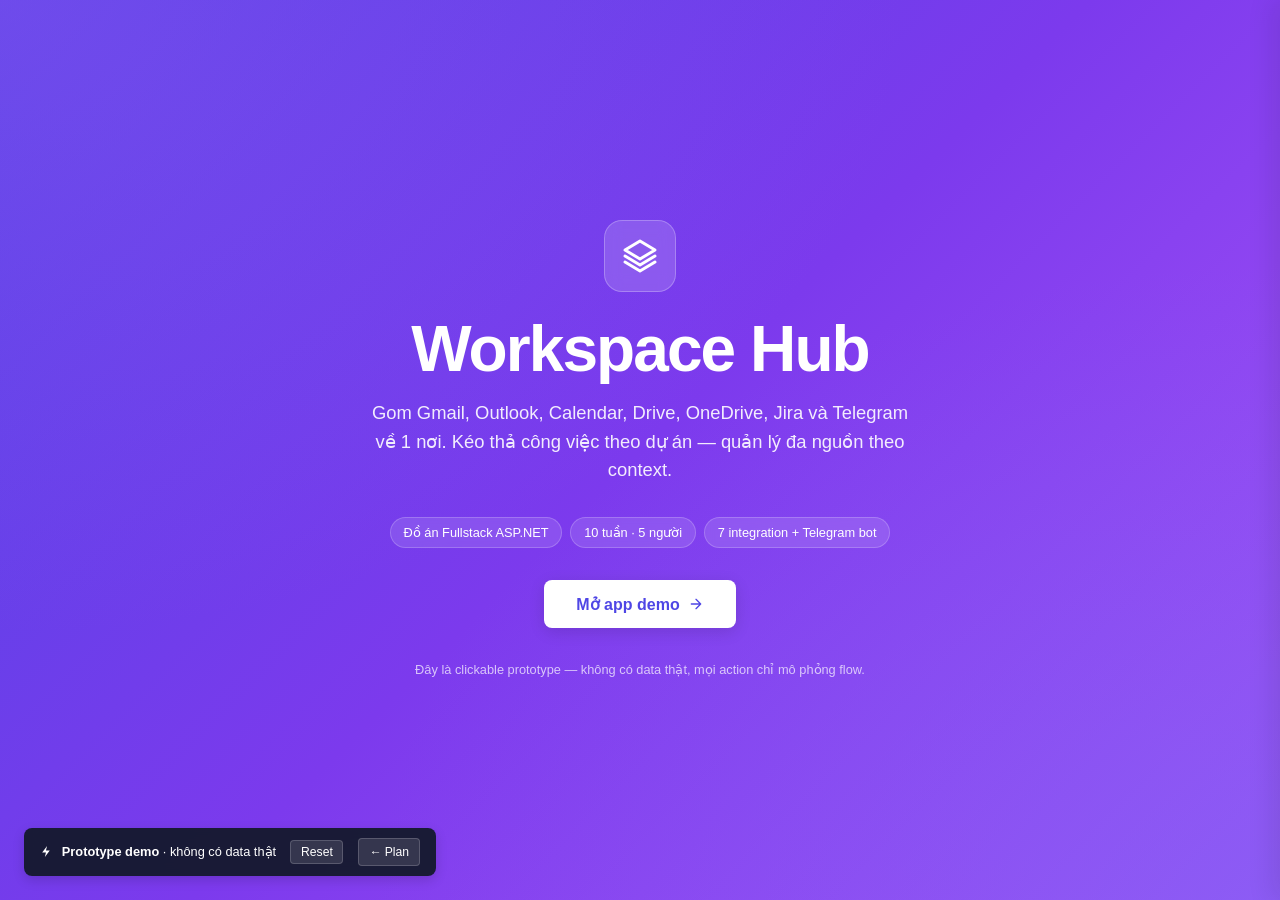
<file: prototype.html>
<!DOCTYPE html>
<html lang="vi">
<head>
  <meta charset="UTF-8" />
  <meta name="viewport" content="width=device-width, initial-scale=1.0" />
  <title>Workspace Hub — Clickable Prototype</title>
  <link rel="stylesheet" href="prototype.css" />
</head>
<body>

<!-- ============ SVG Icon Sprite ============ -->
<svg width="0" height="0" style="position:absolute" aria-hidden="true">
  <defs>
    <symbol id="i-mail" viewBox="0 0 24 24" fill="none" stroke="currentColor" stroke-width="2" stroke-linecap="round" stroke-linejoin="round">
      <rect x="3" y="6" width="18" height="13" rx="2"/>
      <path d="M3 7l9 6 9-6"/>
    </symbol>
    <symbol id="i-cal" viewBox="0 0 24 24" fill="none" stroke="currentColor" stroke-width="2" stroke-linecap="round" stroke-linejoin="round">
      <rect x="3" y="5" width="18" height="16" rx="2"/>
      <path d="M3 10h18 M8 3v4 M16 3v4"/>
    </symbol>
    <symbol id="i-folder" viewBox="0 0 24 24" fill="none" stroke="currentColor" stroke-width="2" stroke-linecap="round" stroke-linejoin="round">
      <path d="M3 7a2 2 0 012-2h4l2 2h8a2 2 0 012 2v8a2 2 0 01-2 2H5a2 2 0 01-2-2V7z"/>
    </symbol>
    <symbol id="i-doc" viewBox="0 0 24 24" fill="none" stroke="currentColor" stroke-width="2" stroke-linecap="round" stroke-linejoin="round">
      <path d="M14 3H6a2 2 0 00-2 2v14a2 2 0 002 2h12a2 2 0 002-2V9z M14 3v6h6 M8 13h8 M8 17h6 M8 9h2"/>
    </symbol>
    <symbol id="i-sheet" viewBox="0 0 24 24" fill="none" stroke="currentColor" stroke-width="2" stroke-linecap="round" stroke-linejoin="round">
      <path d="M14 3H6a2 2 0 00-2 2v14a2 2 0 002 2h12a2 2 0 002-2V9z M14 3v6h6 M8 13h8 M8 17h8 M12 11v10"/>
    </symbol>
    <symbol id="i-pdf" viewBox="0 0 24 24" fill="none" stroke="currentColor" stroke-width="2" stroke-linecap="round" stroke-linejoin="round">
      <path d="M14 3H6a2 2 0 00-2 2v14a2 2 0 002 2h12a2 2 0 002-2V9z M14 3v6h6"/>
    </symbol>
    <symbol id="i-ticket" viewBox="0 0 24 24" fill="none" stroke="currentColor" stroke-width="2" stroke-linecap="round" stroke-linejoin="round">
      <path d="M3 8a2 2 0 012-2h14a2 2 0 012 2v2a3 3 0 000 6v2a2 2 0 01-2 2H5a2 2 0 01-2-2v-2a3 3 0 000-6V8z"/>
      <path d="M13 6v12"/>
    </symbol>
    <symbol id="i-note" viewBox="0 0 24 24" fill="none" stroke="currentColor" stroke-width="2" stroke-linecap="round" stroke-linejoin="round">
      <path d="M4 4h12l4 4v12a2 2 0 01-2 2H4z M16 4v4h4 M8 14h8 M8 18h6"/>
    </symbol>
    <symbol id="i-bell" viewBox="0 0 24 24" fill="none" stroke="currentColor" stroke-width="2" stroke-linecap="round" stroke-linejoin="round">
      <path d="M6 8a6 6 0 0112 0c0 7 3 9 3 9H3s3-2 3-9 M10 21a2 2 0 004 0"/>
    </symbol>
    <symbol id="i-search" viewBox="0 0 24 24" fill="none" stroke="currentColor" stroke-width="2" stroke-linecap="round" stroke-linejoin="round">
      <circle cx="11" cy="11" r="7"/>
      <path d="M21 21l-4.35-4.35"/>
    </symbol>
    <symbol id="i-plus" viewBox="0 0 24 24" fill="none" stroke="currentColor" stroke-width="2" stroke-linecap="round" stroke-linejoin="round">
      <path d="M12 5v14 M5 12h14"/>
    </symbol>
    <symbol id="i-check" viewBox="0 0 24 24" fill="none" stroke="currentColor" stroke-width="2.5" stroke-linecap="round" stroke-linejoin="round">
      <path d="M20 6L9 17l-5-5"/>
    </symbol>
    <symbol id="i-star" viewBox="0 0 24 24" fill="currentColor">
      <path d="M12 2l3 7h7l-5.5 4.5L18 21l-6-4-6 4 1.5-7.5L2 9h7z"/>
    </symbol>
    <symbol id="i-clock" viewBox="0 0 24 24" fill="none" stroke="currentColor" stroke-width="2" stroke-linecap="round" stroke-linejoin="round">
      <circle cx="12" cy="12" r="9"/>
      <path d="M12 7v5l3 3"/>
    </symbol>
    <symbol id="i-send" viewBox="0 0 24 24" fill="none" stroke="currentColor" stroke-width="2" stroke-linecap="round" stroke-linejoin="round">
      <path d="M22 2L11 13 M22 2l-7 20-4-9-9-4z"/>
    </symbol>
    <symbol id="i-gear" viewBox="0 0 24 24" fill="none" stroke="currentColor" stroke-width="2" stroke-linecap="round" stroke-linejoin="round">
      <circle cx="12" cy="12" r="3"/>
      <path d="M12 1v3 M12 20v3 M4.22 4.22l2.12 2.12 M17.66 17.66l2.12 2.12 M1 12h3 M20 12h3 M4.22 19.78l2.12-2.12 M17.66 6.34l2.12-2.12"/>
    </symbol>
    <symbol id="i-grip" viewBox="0 0 24 24" fill="currentColor">
      <circle cx="9" cy="6" r="1.4"/>
      <circle cx="15" cy="6" r="1.4"/>
      <circle cx="9" cy="12" r="1.4"/>
      <circle cx="15" cy="12" r="1.4"/>
      <circle cx="9" cy="18" r="1.4"/>
      <circle cx="15" cy="18" r="1.4"/>
    </symbol>
    <symbol id="i-bot" viewBox="0 0 24 24" fill="none" stroke="currentColor" stroke-width="2" stroke-linecap="round" stroke-linejoin="round">
      <rect x="3" y="8" width="18" height="13" rx="2"/>
      <path d="M12 8V4 M9 4h6"/>
      <circle cx="9" cy="14" r="1.5" fill="currentColor"/>
      <circle cx="15" cy="14" r="1.5" fill="currentColor"/>
    </symbol>
    <symbol id="i-chev" viewBox="0 0 24 24" fill="none" stroke="currentColor" stroke-width="2" stroke-linecap="round" stroke-linejoin="round">
      <path d="M9 18l6-6-6-6"/>
    </symbol>
    <symbol id="i-trash" viewBox="0 0 24 24" fill="none" stroke="currentColor" stroke-width="2" stroke-linecap="round" stroke-linejoin="round">
      <path d="M3 6h18 M19 6l-1 14a2 2 0 01-2 2H8a2 2 0 01-2-2L5 6 M8 6V4a2 2 0 012-2h4a2 2 0 012 2v2 M10 11v6 M14 11v6"/>
    </symbol>
    <symbol id="i-paperclip" viewBox="0 0 24 24" fill="none" stroke="currentColor" stroke-width="2" stroke-linecap="round" stroke-linejoin="round">
      <path d="M21 11l-9 9a5.5 5.5 0 01-7.78-7.78l9.19-9.19a4 4 0 015.66 5.66l-9.2 9.2a2.5 2.5 0 01-3.54-3.54L14.5 7.21"/>
    </symbol>
    <symbol id="i-tag" viewBox="0 0 24 24" fill="none" stroke="currentColor" stroke-width="2" stroke-linecap="round" stroke-linejoin="round">
      <path d="M20.59 13.41L12 22l-9-9V3h10z"/>
      <circle cx="7.5" cy="7.5" r="1.2" fill="currentColor"/>
    </symbol>
    <symbol id="i-x" viewBox="0 0 24 24" fill="none" stroke="currentColor" stroke-width="2" stroke-linecap="round" stroke-linejoin="round">
      <path d="M18 6L6 18 M6 6l12 12"/>
    </symbol>
    <symbol id="i-inbox" viewBox="0 0 24 24" fill="none" stroke="currentColor" stroke-width="2" stroke-linecap="round" stroke-linejoin="round">
      <path d="M22 12h-6l-2 3h-4l-2-3H2 M5.45 5.11L2 12v6a2 2 0 002 2h16a2 2 0 002-2v-6l-3.45-6.89A2 2 0 0016.76 4H7.24a2 2 0 00-1.79 1.11z"/>
    </symbol>
    <symbol id="i-layers" viewBox="0 0 24 24" fill="none" stroke="currentColor" stroke-width="2" stroke-linecap="round" stroke-linejoin="round">
      <path d="M12 2l10 6-10 6L2 8z M2 16l10 6 10-6 M2 12l10 6 10-6"/>
    </symbol>
    <symbol id="i-dashboard" viewBox="0 0 24 24" fill="none" stroke="currentColor" stroke-width="2" stroke-linecap="round" stroke-linejoin="round">
      <path d="M3 3h7v8H3z M14 3h7v5h-7z M14 12h7v9h-7z M3 15h7v6H3z"/>
    </symbol>
    <symbol id="i-refresh" viewBox="0 0 24 24" fill="none" stroke="currentColor" stroke-width="2" stroke-linecap="round" stroke-linejoin="round">
      <path d="M21 4v6h-6 M3 20v-6h6 M3.51 9a9 9 0 0115.05-3.36L21 8 M20.49 15A9 9 0 015.44 18.36L3 16"/>
    </symbol>
    <symbol id="i-arrow-right" viewBox="0 0 24 24" fill="none" stroke="currentColor" stroke-width="2" stroke-linecap="round" stroke-linejoin="round">
      <path d="M5 12h14 M12 5l7 7-7 7"/>
    </symbol>
    <symbol id="i-reply" viewBox="0 0 24 24" fill="none" stroke="currentColor" stroke-width="2" stroke-linecap="round" stroke-linejoin="round">
      <path d="M9 17l-5-5 5-5 M20 18v-2a4 4 0 00-4-4H4"/>
    </symbol>
    <symbol id="i-external" viewBox="0 0 24 24" fill="none" stroke="currentColor" stroke-width="2" stroke-linecap="round" stroke-linejoin="round">
      <path d="M18 13v6a2 2 0 01-2 2H5a2 2 0 01-2-2V8a2 2 0 012-2h6 M15 3h6v6 M10 14L21 3"/>
    </symbol>
    <symbol id="i-zap" viewBox="0 0 24 24" fill="currentColor">
      <path d="M13 2L4 14h7l-2 8 9-12h-7z"/>
    </symbol>
    <symbol id="i-more" viewBox="0 0 24 24" fill="currentColor">
      <circle cx="12" cy="6" r="1.5"/>
      <circle cx="12" cy="12" r="1.5"/>
      <circle cx="12" cy="18" r="1.5"/>
    </symbol>
    <symbol id="i-share" viewBox="0 0 24 24" fill="none" stroke="currentColor" stroke-width="2" stroke-linecap="round" stroke-linejoin="round">
      <circle cx="18" cy="5" r="3"/>
      <circle cx="6" cy="12" r="3"/>
      <circle cx="18" cy="19" r="3"/>
      <path d="M8.59 13.51l6.83 3.98 M15.41 6.51l-6.82 3.98"/>
    </symbol>
    <symbol id="i-shield" viewBox="0 0 24 24" fill="none" stroke="currentColor" stroke-width="2" stroke-linecap="round" stroke-linejoin="round">
      <path d="M12 22s8-4 8-10V5l-8-3-8 3v7c0 6 8 10 8 10z"/>
    </symbol>
    <symbol id="i-eye" viewBox="0 0 24 24" fill="none" stroke="currentColor" stroke-width="2" stroke-linecap="round" stroke-linejoin="round">
      <path d="M1 12s4-8 11-8 11 8 11 8-4 8-11 8-11-8-11-8z"/>
      <circle cx="12" cy="12" r="3"/>
    </symbol>
    <symbol id="i-lock" viewBox="0 0 24 24" fill="none" stroke="currentColor" stroke-width="2" stroke-linecap="round" stroke-linejoin="round">
      <rect x="3" y="11" width="18" height="11" rx="2"/>
      <path d="M7 11V7a5 5 0 0110 0v4"/>
    </symbol>
    <symbol id="i-users" viewBox="0 0 24 24" fill="none" stroke="currentColor" stroke-width="2" stroke-linecap="round" stroke-linejoin="round">
      <path d="M17 21v-2a4 4 0 00-4-4H5a4 4 0 00-4 4v2 M23 21v-2a4 4 0 00-3-3.87 M16 3.13a4 4 0 010 7.75"/>
      <circle cx="9" cy="7" r="4"/>
    </symbol>
    <symbol id="i-alert-tri" viewBox="0 0 24 24" fill="none" stroke="currentColor" stroke-width="2" stroke-linecap="round" stroke-linejoin="round">
      <path d="M10.29 3.86L1.82 18a2 2 0 001.71 3h16.94a2 2 0 001.71-3L13.71 3.86a2 2 0 00-3.42 0z M12 9v4 M12 17h.01"/>
    </symbol>
  </defs>
</svg>


<!-- ============ Page: Landing ============ -->
<div class="page page-landing active" data-page="landing">
  <div class="landing-inner">
    <div class="landing-logo">
      <svg class="icon"><use href="#i-layers"/></svg>
    </div>
    <h1>Workspace Hub</h1>
    <p class="lead">Gom Gmail, Outlook, Calendar, Drive, OneDrive, Jira và Telegram về 1 nơi. Kéo thả công việc theo dự án — quản lý đa nguồn theo context.</p>
    <div class="landing-tags">
      <span class="landing-tag">Đồ án Fullstack ASP.NET</span>
      <span class="landing-tag">10 tuần · 5 người</span>
      <span class="landing-tag">7 integration + Telegram bot</span>
    </div>
    <button class="btn-hero" data-go="login">
      Mở app demo
      <svg class="icon"><use href="#i-arrow-right"/></svg>
    </button>
    <p class="landing-foot">Đây là clickable prototype — không có data thật, mọi action chỉ mô phỏng flow.</p>
  </div>
</div>


<!-- ============ Page: Login ============ -->
<div class="page page-login" data-page="login">
  <div class="login-card">
    <div class="logo-row">
      <div class="logo-box"><svg class="icon"><use href="#i-layers"/></svg></div>
      <span class="logo-name">Workspace Hub</span>
    </div>
    <h2>Đăng nhập</h2>
    <p class="sub">Chào mừng quay lại. Đăng nhập để tiếp tục.</p>
    <form onsubmit="event.preventDefault(); App.go('onboarding');">
      <div class="field">
        <label>Email</label>
        <input type="email" value="demo@workspacehub.app" />
      </div>
      <div class="field">
        <label>Mật khẩu</label>
        <input type="password" value="demo123456" />
      </div>
      <button class="btn-primary" type="submit">Đăng nhập</button>
    </form>
    <p class="login-foot">Chưa có tài khoản? <a onclick="App.go('onboarding')">Đăng ký</a></p>
  </div>
</div>


<!-- ============ Page: Onboarding ============ -->
<div class="page page-onboarding" data-page="onboarding">
  <div class="onboarding-inner">
    <h2>Kết nối tài khoản của bạn</h2>
    <p class="sub">Chọn các hệ sinh thái bạn dùng. Bạn có thể bật/tắt từng service sau ở Settings. Tất cả OAuth đều qua <strong>Nango</strong> — an toàn, không lưu password.</p>

    <div class="onboarding-grid">
      <div class="onboard-card" id="ob-google">
        <div class="onboard-logo google">G</div>
        <div class="onboard-info">
          <div class="onboard-name">Google</div>
          <div class="onboard-services">Gmail · Calendar · Drive (Doc/Sheet)</div>
          <button class="btn-outline" onclick="App.connectProvider('ob-google', 'demo@gmail.com')">Connect Google</button>
        </div>
      </div>

      <div class="onboard-card" id="ob-microsoft">
        <div class="onboard-logo microsoft">M</div>
        <div class="onboard-info">
          <div class="onboard-name">Microsoft</div>
          <div class="onboard-services">Outlook · Calendar · OneDrive · SharePoint</div>
          <button class="btn-outline" onclick="App.connectProvider('ob-microsoft', 'demo@outlook.com')">Connect Microsoft</button>
        </div>
      </div>

      <div class="onboard-card" id="ob-atlassian">
        <div class="onboard-logo atlassian">A</div>
        <div class="onboard-info">
          <div class="onboard-name">Atlassian</div>
          <div class="onboard-services">Jira Cloud (tickets &amp; status)</div>
          <button class="btn-outline" onclick="App.connectProvider('ob-atlassian', 'workspace.atlassian.net')">Connect Atlassian</button>
        </div>
      </div>

      <div class="onboard-card" id="ob-telegram">
        <div class="onboard-logo telegram"><svg class="icon icon-md"><use href="#i-bot"/></svg></div>
        <div class="onboard-info">
          <div class="onboard-name">Telegram Bot</div>
          <div class="onboard-services">Nhận noti + tạo task qua tin nhắn</div>
          <button class="btn-outline" onclick="App.go('app'); setTimeout(()=>App.sub('telegram-wizard'), 250);">Setup bot</button>
        </div>
      </div>
    </div>

    <div class="onboarding-foot">
      <button class="btn-link" data-go="app">Bỏ qua, vào app</button>
      <button class="btn-cta" data-go="app">
        Tiếp tục
        <svg class="icon"><use href="#i-arrow-right"/></svg>
      </button>
    </div>
  </div>
</div>


<!-- ============ Page: App (shell) ============ -->
<div class="page page-app" data-page="app">

  <!-- Sidebar -->
  <aside class="sidebar">
    <div class="brand">
      <div class="brand-logo"><svg class="icon"><use href="#i-layers"/></svg></div>
      <span class="brand-name">Workspace Hub</span>
    </div>

    <!-- Role switcher (prototype only — demo cách FE phản ứng theo role) -->
    <div class="role-switcher" title="Prototype only: switch role để demo Admin">
      <button class="role-btn active" data-role="user">User</button>
      <button class="role-btn" data-role="admin">Admin</button>
    </div>
    <div class="role-hint">Bấm "Admin" để demo trang quản trị</div>

    <div class="side-nav active" data-sub="inbox">
      <svg class="icon"><use href="#i-inbox"/></svg>
      <span>Inbox</span>
      <span class="count">12</span>
    </div>
    <div class="side-nav" data-sub="workspace">
      <svg class="icon"><use href="#i-layers"/></svg>
      <span>Workspace</span>
    </div>
    <div class="side-nav" data-sub="dashboard">
      <svg class="icon"><use href="#i-dashboard"/></svg>
      <span>Dashboard</span>
    </div>
    <div class="side-nav" data-sub="admin">
      <svg class="icon"><use href="#i-shield"/></svg>
      <span>Admin</span>
      <svg class="icon icon-sm lock-icon" title="Cần role Admin"><use href="#i-lock"/></svg>
    </div>

    <div class="side-section">FOLDERS</div>
    <div class="side-nav" data-sub="folder" data-folder="proj-a">
      <span class="side-folder-color fc-c1"></span>
      <span>Dự án A</span>
      <span class="count">8</span>
    </div>
    <div class="side-nav" data-sub="folder" data-folder="khach-b">
      <span class="side-folder-color fc-c2"></span>
      <span>Khách B</span>
      <span class="count">3</span>
    </div>
    <div class="side-nav" data-sub="folder" data-folder="ca-nhan">
      <span class="side-folder-color fc-c3"></span>
      <span>Cá nhân</span>
      <span class="count">5</span>
    </div>
    <div class="side-nav" data-sub="folder" data-folder="do-an">
      <span class="side-folder-color fc-c4"></span>
      <span>Đồ án TN</span>
      <span class="count">11</span>
    </div>

    <div class="side-section">SHARED WITH ME</div>
    <div class="side-shared">
      <div class="side-nav" data-sub="folder" data-folder="proj-shared">
        <span class="side-folder-color fc-c5"></span>
        <span>Dự án X (chia sẻ)</span>
        <span class="ro-badge">RO</span>
      </div>
      <div class="side-nav" data-sub="folder" data-folder="khach-y-shared">
        <span class="side-folder-color fc-c6"></span>
        <span>Khách Y (chia sẻ)</span>
        <span class="ro-badge">RO</span>
      </div>
    </div>

    <div class="side-section">SOURCES</div>
    <div class="side-nav" data-source="gmail">
      <span class="src-dot gmail"></span>
      <span>Gmail</span>
      <span class="count">6</span>
    </div>
    <div class="side-nav" data-source="outlook">
      <span class="src-dot outlook"></span>
      <span>Outlook</span>
      <span class="count">5</span>
    </div>
    <div class="side-nav" data-source="drive">
      <span class="src-dot drive"></span>
      <span>Drive</span>
      <span class="count">12</span>
    </div>
    <div class="side-nav" data-source="gcal">
      <span class="src-dot gcal"></span>
      <span>Calendar</span>
      <span class="count">4</span>
    </div>
    <div class="side-nav" data-source="jira">
      <span class="src-dot jira"></span>
      <span>Jira</span>
      <span class="count">7</span>
    </div>

    <div class="side-section" style="margin-top:1rem">SETUP</div>
    <div class="side-nav" data-sub="settings">
      <svg class="icon"><use href="#i-gear"/></svg>
      <span>Integrations</span>
    </div>
    <div class="side-nav" data-sub="telegram-wizard">
      <svg class="icon"><use href="#i-bot"/></svg>
      <span>Telegram Bot</span>
    </div>

    <div class="side-user">
      <div class="avatar a5">VC</div>
      <div class="side-user-info">
        <div class="side-user-name">Vy Cường</div>
        <div class="side-user-mail">demo@workspacehub.app</div>
        <div class="side-user-role" id="side-user-role">Role: User</div>
      </div>
    </div>
  </aside>

  <!-- Topbar -->
  <header class="topbar">
    <div class="topbar-search">
      <svg class="icon"><use href="#i-search"/></svg>
      <input placeholder="Search across Gmail, Outlook, Drive, Jira..." />
    </div>
    <div class="topbar-actions">
      <button class="icon-btn" onclick="App.toggleNotif()" title="Notifications">
        <svg class="icon icon-md"><use href="#i-bell"/></svg>
        <span class="badge-dot"></span>
      </button>
      <button class="icon-btn" onclick="App.sub('settings')" title="Settings">
        <svg class="icon icon-md"><use href="#i-gear"/></svg>
      </button>
      <button class="btn-compose" onclick="App.openCompose()">
        <svg class="icon"><use href="#i-plus"/></svg>
        Compose
      </button>
    </div>
  </header>

  <!-- Main content area -->
  <main class="main">

    <!-- Subpage: Inbox -->
    <div class="subpage active" data-subpage="inbox">
      <div class="subpage-inner">
        <div class="page-title-row">
          <div class="page-title">
            Inbox
            <span class="badge">12 items</span>
          </div>
          <div class="page-actions">
            <div class="filter-chip active" data-filter="all">Tất cả</div>
            <div class="filter-chip" data-filter="important">
              <svg class="icon icon-sm" style="color:var(--warning)"><use href="#i-star"/></svg>
              Quan trọng
            </div>
            <div class="filter-chip" data-filter="unread">Chưa đọc</div>
            <button class="icon-btn" title="Refresh"><svg class="icon"><use href="#i-refresh"/></svg></button>
          </div>
        </div>

        <div class="inbox-list" id="inbox-list">
          <div class="inbox-row important" onclick="App.openDrawer(this)" data-title="[KH] Yêu cầu thay đổi spec module thanh toán — gấp" data-source="outlook" data-sender="pm@xcorp.com">
            <div class="inbox-cb"></div>
            <div class="avatar a1">PM</div>
            <div class="inbox-body">
              <div class="inbox-title">
                <svg class="icon icon-sm" style="color:var(--warning)"><use href="#i-star"/></svg>
                <span class="inbox-sender">PM Khách hàng X</span>
                <span class="inbox-snippet">— Yêu cầu thay đổi spec module thanh toán — gấp</span>
              </div>
              <div class="inbox-snippet">Em rà soát lại phần xử lý refund, có 2 case khách hàng phản ánh không đúng theo flow...</div>
            </div>
            <div class="inbox-meta">
              <span class="src-badge-sm s-outlook">Outlook</span>
              <span class="time-text">2 giờ trước</span>
            </div>
          </div>

          <div class="inbox-row" onclick="App.openDrawer(this)" data-title="PROJ-128: Fix bug tính phí giao hàng >1000km" data-source="jira" data-sender="BA Hoa">
            <div class="inbox-cb"></div>
            <div class="avatar a2">BH</div>
            <div class="inbox-body">
              <div class="inbox-title">
                <span class="inbox-sender">BA Hoa</span>
                <span class="inbox-snippet">— PROJ-128: Fix bug tính phí giao hàng &gt;1000km</span>
              </div>
              <div class="inbox-snippet">Issue · Priority: High · Sprint 17 · Assigned to me</div>
            </div>
            <div class="inbox-meta">
              <span class="src-badge-sm s-jira">Jira</span>
              <span class="time-text">4 giờ trước</span>
            </div>
          </div>

          <div class="inbox-row" onclick="App.openDrawer(this)" data-title="Daily standup — Dự án A" data-source="gcal" data-sender="Lịch họp">
            <div class="inbox-cb"></div>
            <div class="avatar a4">DS</div>
            <div class="inbox-body">
              <div class="inbox-title">
                <span class="inbox-sender">Calendar</span>
                <span class="inbox-snippet">— Daily standup — Dự án A</span>
              </div>
              <div class="inbox-snippet">Hằng ngày 9h · 30 phút · Phòng họp 3 · 5 người tham gia</div>
            </div>
            <div class="inbox-meta">
              <span class="src-badge-sm s-gcal">Event</span>
              <span class="time-text">Mai, 09:00</span>
            </div>
          </div>

          <div class="inbox-row" onclick="App.openDrawer(this)" data-title="Spec module thanh toán v2.docx" data-source="onedrive" data-sender="Khách B">
            <div class="inbox-cb"></div>
            <div class="avatar a3">KB</div>
            <div class="inbox-body">
              <div class="inbox-title">
                <span class="inbox-sender">Spec module thanh toán v2.docx</span>
              </div>
              <div class="inbox-snippet">File Word · 12 KB · Sửa lần cuối bởi PM Khách hàng X 1 giờ trước</div>
            </div>
            <div class="inbox-meta">
              <span class="src-badge-sm s-onedrive">OneDrive</span>
              <span class="time-text">1 giờ trước</span>
            </div>
          </div>

          <div class="inbox-row" onclick="App.openDrawer(this)" data-title="Note từ Telegram: review PR #142 trước 5h" data-source="telegram" data-sender="Telegram Bot">
            <div class="inbox-cb"></div>
            <div class="avatar a5">TG</div>
            <div class="inbox-body">
              <div class="inbox-title">
                <span class="inbox-sender">Note qua Telegram</span>
                <span class="inbox-snippet">— review PR #142 trước 5h</span>
              </div>
              <div class="inbox-snippet">Tạo bằng lệnh /task — gắn vào folder Dự án A tự động</div>
            </div>
            <div class="inbox-meta">
              <span class="src-badge-sm s-telegram">Telegram</span>
              <span class="time-text">10 phút trước</span>
            </div>
          </div>

          <div class="inbox-row" onclick="App.openDrawer(this)" data-title="Re: Confirm spec module thanh toán" data-source="gmail" data-sender="Customer">
            <div class="inbox-cb"></div>
            <div class="avatar a6">CS</div>
            <div class="inbox-body">
              <div class="inbox-title">
                <span class="inbox-sender">customer@xcorp.com</span>
                <span class="inbox-snippet">— Re: Confirm spec module thanh toán</span>
              </div>
              <div class="inbox-snippet">Cảm ơn anh, em đã review xong. Nội dung OK nhưng có 1 chỗ nhỏ ở phần xử lý refund...</div>
            </div>
            <div class="inbox-meta">
              <span class="src-badge-sm s-gmail">Gmail</span>
              <span class="time-text">Hôm qua</span>
            </div>
          </div>

          <div class="inbox-row" onclick="App.openDrawer(this)" data-title="PROJ-125: Refactor service Order" data-source="jira" data-sender="Tech Lead Hùng">
            <div class="inbox-cb"></div>
            <div class="avatar a2">TL</div>
            <div class="inbox-body">
              <div class="inbox-title">
                <span class="inbox-sender">Tech Lead Hùng</span>
                <span class="inbox-snippet">— PROJ-125: Refactor service Order</span>
              </div>
              <div class="inbox-snippet">Comment mới: "Đang chờ em sửa phần phân tách responsibility, push code khi xong"</div>
            </div>
            <div class="inbox-meta">
              <span class="src-badge-sm s-jira">Jira</span>
              <span class="time-text">Hôm qua</span>
            </div>
          </div>

          <div class="inbox-row" onclick="App.openDrawer(this)" data-title="Báo cáo tiến độ tuần 17.xlsx" data-source="drive" data-sender="Google Sheet">
            <div class="inbox-cb"></div>
            <div class="avatar a3">GS</div>
            <div class="inbox-body">
              <div class="inbox-title">
                <span class="inbox-sender">Báo cáo tiến độ tuần 17.xlsx</span>
              </div>
              <div class="inbox-snippet">Google Sheet · Sửa bởi PM Linh · 2 ngày trước</div>
            </div>
            <div class="inbox-meta">
              <span class="src-badge-sm s-drive">Drive</span>
              <span class="time-text">2 ngày trước</span>
            </div>
          </div>

          <div class="inbox-row" onclick="App.openDrawer(this)" data-title="[Team] Daily report 13/05/2026" data-source="gmail" data-sender="Team">
            <div class="inbox-cb"></div>
            <div class="avatar a4">TM</div>
            <div class="inbox-body">
              <div class="inbox-title">
                <span class="inbox-sender">team@company.com</span>
                <span class="inbox-snippet">— [Team] Daily report 13/05/2026</span>
              </div>
              <div class="inbox-snippet">Tổng kết hôm nay: 8 PR merged, 3 ticket close, 2 bug mới phát hiện trên QA env...</div>
            </div>
            <div class="inbox-meta">
              <span class="src-badge-sm s-gmail">Gmail</span>
              <span class="time-text">2 ngày trước</span>
            </div>
          </div>

        </div>
      </div>
    </div>

    <!-- Subpage: Folder Kanban -->
    <div class="subpage" data-subpage="folder">
      <div class="subpage-inner">

        <!-- Read-only banner (chỉ hiện khi vào shared folder) -->
        <div class="readonly-banner" id="readonly-banner" style="display:none">
          <svg class="icon icon-md"><use href="#i-eye"/></svg>
          <div>
            <strong>Bạn đang xem ở chế độ Read-only.</strong>
            Owner đã share folder này với bạn (Viewer). Bạn xem được metadata Item nhưng không kéo Kanban được và không xem được body email gốc.
          </div>
        </div>

        <div class="page-title-row">
          <div class="page-title">
            <span class="side-folder-color fc-c1" style="width:14px;height:14px;border-radius:4px"></span>
            <span id="folder-title">Dự án A</span>
            <span class="badge">8 items</span>
          </div>
          <div class="page-actions folder-head-actions" id="folder-head-actions">
            <div class="filter-chip"><svg class="icon icon-sm"><use href="#i-tag"/></svg> Tag</div>
            <button class="btn-share" id="btn-share" onclick="App.openShareModal()">
              <svg class="icon"><use href="#i-share"/></svg>
              Share
              <span class="share-count" id="share-count">2</span>
            </button>
            <button class="icon-btn" title="More"><svg class="icon"><use href="#i-more"/></svg></button>
          </div>
        </div>

        <div class="kanban-board" id="kanban-board">

          <div class="kanban-col">
            <div class="kc-header">
              <div class="kc-title"><span class="dot todo"></span>Cần xem</div>
              <span class="kc-count" data-kcount="todo">4</span>
            </div>
            <div class="kc-body" data-status="todo">

              <div class="k-card" draggable="true">
                <div class="k-card-head">
                  <span class="k-card-icon email"><svg class="icon icon-sm"><use href="#i-mail"/></svg></span>
                  <span class="k-card-source">Outlook · Important</span>
                </div>
                <div class="k-card-title">[KH] Yêu cầu thay đổi spec module thanh toán</div>
                <div class="k-card-foot">
                  <span class="k-tag">urgent</span>
                  <span>2h trước</span>
                </div>
              </div>

              <div class="k-card" draggable="true">
                <div class="k-card-head">
                  <span class="k-card-icon ticket"><svg class="icon icon-sm"><use href="#i-ticket"/></svg></span>
                  <span class="k-card-source">Jira · PROJ-128</span>
                </div>
                <div class="k-card-title">Fix bug tính phí giao hàng &gt;1000km</div>
                <div class="k-card-foot">
                  <span class="k-tag amber">High</span>
                  <span>Sprint 17</span>
                </div>
              </div>

              <div class="k-card" draggable="true">
                <div class="k-card-head">
                  <span class="k-card-icon event"><svg class="icon icon-sm"><use href="#i-cal"/></svg></span>
                  <span class="k-card-source">Calendar</span>
                </div>
                <div class="k-card-title">Daily standup — Dự án A</div>
                <div class="k-card-foot">
                  <span></span>
                  <span>Hằng ngày 9h</span>
                </div>
              </div>

              <div class="k-card" draggable="true">
                <div class="k-card-head">
                  <span class="k-card-icon file"><svg class="icon icon-sm"><use href="#i-doc"/></svg></span>
                  <span class="k-card-source">OneDrive · Doc</span>
                </div>
                <div class="k-card-title">Spec module thanh toán v2.docx</div>
                <div class="k-card-foot">
                  <span></span>
                  <span>12 KB</span>
                </div>
              </div>

              <button class="kc-add"><svg class="icon icon-sm"><use href="#i-plus"/></svg> Thêm card</button>
            </div>
          </div>

          <div class="kanban-col">
            <div class="kc-header">
              <div class="kc-title"><span class="dot doing"></span>Đang xử lý</div>
              <span class="kc-count" data-kcount="doing">3</span>
            </div>
            <div class="kc-body" data-status="doing">

              <div class="k-card" draggable="true">
                <div class="k-card-head">
                  <span class="k-card-icon ticket"><svg class="icon icon-sm"><use href="#i-ticket"/></svg></span>
                  <span class="k-card-source">Jira · PROJ-125</span>
                </div>
                <div class="k-card-title">Refactor service Order — tách responsibility</div>
                <div class="k-card-foot">
                  <span class="k-tag">urgent</span>
                  <span>In Progress</span>
                </div>
              </div>

              <div class="k-card" draggable="true">
                <div class="k-card-head">
                  <span class="k-card-icon file"><svg class="icon icon-sm"><use href="#i-sheet"/></svg></span>
                  <span class="k-card-source">Drive · Sheet</span>
                </div>
                <div class="k-card-title">Báo cáo tiến độ tuần 17.xlsx</div>
                <div class="k-card-foot">
                  <span></span>
                  <span>Đang viết</span>
                </div>
              </div>

              <div class="k-card" draggable="true">
                <div class="k-card-head">
                  <span class="k-card-icon note"><svg class="icon icon-sm"><use href="#i-note"/></svg></span>
                  <span class="k-card-source">Telegram · Note</span>
                </div>
                <div class="k-card-title">Review PR #142 trước 5h chiều</div>
                <div class="k-card-foot">
                  <span class="k-tag green">tuần-này</span>
                  <span>Tự note</span>
                </div>
              </div>

              <button class="kc-add"><svg class="icon icon-sm"><use href="#i-plus"/></svg> Thêm card</button>
            </div>
          </div>

          <div class="kanban-col">
            <div class="kc-header">
              <div class="kc-title"><span class="dot done"></span>Done</div>
              <span class="kc-count" data-kcount="done">2</span>
            </div>
            <div class="kc-body" data-status="done">

              <div class="k-card done" draggable="true">
                <div class="k-card-head">
                  <span class="k-card-icon email"><svg class="icon icon-sm"><use href="#i-mail"/></svg></span>
                  <span class="k-card-source">Gmail · Sent</span>
                </div>
                <div class="k-card-title">Re: Xác nhận yêu cầu sprint 17</div>
                <div class="k-card-foot">
                  <span></span>
                  <span>Đã trả lời</span>
                </div>
              </div>

              <div class="k-card done" draggable="true">
                <div class="k-card-head">
                  <span class="k-card-icon ticket"><svg class="icon icon-sm"><use href="#i-ticket"/></svg></span>
                  <span class="k-card-source">Jira · PROJ-120</span>
                </div>
                <div class="k-card-title">Implement webhook signature verify</div>
                <div class="k-card-foot">
                  <span></span>
                  <span>Closed</span>
                </div>
              </div>

              <button class="kc-add"><svg class="icon icon-sm"><use href="#i-plus"/></svg> Thêm card</button>
            </div>
          </div>

        </div>
      </div>
    </div>

    <!-- Subpage: Workspace 3-pane -->
    <div class="subpage" data-subpage="workspace">
      <div class="subpage-inner">
        <div class="page-title-row">
          <div class="page-title">
            Workspace
            <span class="badge">3-pane view</span>
          </div>
          <div class="page-actions">
            <span class="filter-chip">Kéo item từ giữa sang folder bên phải</span>
          </div>
        </div>

        <div class="ws-3pane">
          <div class="ws-pane ws-int">
            <div class="ws-pane-h">INTEGRATIONS</div>
            <div class="ws-int-row active" data-wsint="gmail">
              <span class="src-dot gmail"></span>Gmail<span class="count">3</span>
            </div>
            <div class="ws-int-row" data-wsint="outlook">
              <span class="src-dot outlook"></span>Outlook<span class="count">3</span>
            </div>
            <div class="ws-int-row" data-wsint="drive">
              <span class="src-dot drive"></span>Drive<span class="count">3</span>
            </div>
            <div class="ws-int-row" data-wsint="gcal">
              <span class="src-dot gcal"></span>Calendar<span class="count">2</span>
            </div>
            <div class="ws-int-row" data-wsint="jira">
              <span class="src-dot jira"></span>Jira<span class="count">3</span>
            </div>
          </div>

          <div class="ws-pane ws-items">
            <div class="ws-pane-h">ITEMS từ <span style="background:var(--primary);color:white;padding:.1rem .55rem;border-radius:3px;font-size:.68rem;margin-left:.3rem" id="ws-active-name">Gmail</span></div>

            <div class="ws-items-pane active" data-wspane="gmail" style="padding:.65rem;display:block">
              <div class="ws-item" draggable="true">
                <div class="ws-item-icon gmail"><svg class="icon icon-sm"><use href="#i-mail"/></svg></div>
                <div>
                  <div class="ws-item-title">Re: Confirm spec module thanh toán</div>
                  <div class="ws-item-meta">customer@xcorp.com</div>
                </div>
                <svg class="icon ws-grip"><use href="#i-grip"/></svg>
              </div>
              <div class="ws-item" draggable="true">
                <div class="ws-item-icon gmail"><svg class="icon icon-sm"><use href="#i-mail"/></svg></div>
                <div>
                  <div class="ws-item-title">[Team] Daily report 13/05</div>
                  <div class="ws-item-meta">team@company.com</div>
                </div>
                <svg class="icon ws-grip"><use href="#i-grip"/></svg>
              </div>
              <div class="ws-item" draggable="true">
                <div class="ws-item-icon gmail"><svg class="icon icon-sm"><use href="#i-mail"/></svg></div>
                <div>
                  <div class="ws-item-title">Azure Student — Verification</div>
                  <div class="ws-item-meta">noreply@microsoft.com</div>
                </div>
                <svg class="icon ws-grip"><use href="#i-grip"/></svg>
              </div>
            </div>

            <div class="ws-items-pane" data-wspane="outlook" style="padding:.65rem">
              <div class="ws-item" draggable="true">
                <div class="ws-item-icon outlook"><svg class="icon icon-sm"><use href="#i-mail"/></svg></div>
                <div>
                  <div class="ws-item-title">[KH] Yêu cầu thay đổi spec module</div>
                  <div class="ws-item-meta">pm@xcorp.com</div>
                </div>
                <svg class="icon ws-grip"><use href="#i-grip"/></svg>
              </div>
              <div class="ws-item" draggable="true">
                <div class="ws-item-icon outlook"><svg class="icon icon-sm"><use href="#i-mail"/></svg></div>
                <div>
                  <div class="ws-item-title">Weekly status — sprint 17 closing</div>
                  <div class="ws-item-meta">manager@company.com</div>
                </div>
                <svg class="icon ws-grip"><use href="#i-grip"/></svg>
              </div>
              <div class="ws-item" draggable="true">
                <div class="ws-item-icon outlook"><svg class="icon icon-sm"><use href="#i-mail"/></svg></div>
                <div>
                  <div class="ws-item-title">RE: Phê duyệt nghỉ phép 16-17/05</div>
                  <div class="ws-item-meta">hr@company.com</div>
                </div>
                <svg class="icon ws-grip"><use href="#i-grip"/></svg>
              </div>
            </div>

            <div class="ws-items-pane" data-wspane="drive" style="padding:.65rem">
              <div class="ws-item" draggable="true">
                <div class="ws-item-icon drive"><svg class="icon icon-sm"><use href="#i-doc"/></svg></div>
                <div>
                  <div class="ws-item-title">Spec module thanh toán v2.docx</div>
                  <div class="ws-item-meta">Google Doc · 12 KB</div>
                </div>
                <svg class="icon ws-grip"><use href="#i-grip"/></svg>
              </div>
              <div class="ws-item" draggable="true">
                <div class="ws-item-icon drive"><svg class="icon icon-sm"><use href="#i-sheet"/></svg></div>
                <div>
                  <div class="ws-item-title">Báo cáo tiến độ tuần 17.xlsx</div>
                  <div class="ws-item-meta">Google Sheet · 8 KB</div>
                </div>
                <svg class="icon ws-grip"><use href="#i-grip"/></svg>
              </div>
              <div class="ws-item" draggable="true">
                <div class="ws-item-icon drive"><svg class="icon icon-sm"><use href="#i-pdf"/></svg></div>
                <div>
                  <div class="ws-item-title">Hợp đồng Khách B.pdf</div>
                  <div class="ws-item-meta">PDF · 320 KB</div>
                </div>
                <svg class="icon ws-grip"><use href="#i-grip"/></svg>
              </div>
            </div>

            <div class="ws-items-pane" data-wspane="gcal" style="padding:.65rem">
              <div class="ws-item" draggable="true">
                <div class="ws-item-icon gcal"><svg class="icon icon-sm"><use href="#i-cal"/></svg></div>
                <div>
                  <div class="ws-item-title">Daily standup — Dự án A</div>
                  <div class="ws-item-meta">Mai 9h · 30 phút</div>
                </div>
                <svg class="icon ws-grip"><use href="#i-grip"/></svg>
              </div>
              <div class="ws-item" draggable="true">
                <div class="ws-item-icon gcal"><svg class="icon icon-sm"><use href="#i-cal"/></svg></div>
                <div>
                  <div class="ws-item-title">Họp review sprint với khách</div>
                  <div class="ws-item-meta">Thứ 6 14h · Google Meet</div>
                </div>
                <svg class="icon ws-grip"><use href="#i-grip"/></svg>
              </div>
            </div>

            <div class="ws-items-pane" data-wspane="jira" style="padding:.65rem">
              <div class="ws-item" draggable="true">
                <div class="ws-item-icon jira"><svg class="icon icon-sm"><use href="#i-ticket"/></svg></div>
                <div>
                  <div class="ws-item-title">PROJ-128: Fix bug tính phí giao hàng</div>
                  <div class="ws-item-meta">High · Sprint 17</div>
                </div>
                <svg class="icon ws-grip"><use href="#i-grip"/></svg>
              </div>
              <div class="ws-item" draggable="true">
                <div class="ws-item-icon jira"><svg class="icon icon-sm"><use href="#i-ticket"/></svg></div>
                <div>
                  <div class="ws-item-title">PROJ-125: Refactor service Order</div>
                  <div class="ws-item-meta">In Progress · Sprint 17</div>
                </div>
                <svg class="icon ws-grip"><use href="#i-grip"/></svg>
              </div>
              <div class="ws-item" draggable="true">
                <div class="ws-item-icon jira"><svg class="icon icon-sm"><use href="#i-ticket"/></svg></div>
                <div>
                  <div class="ws-item-title">PROJ-130: Implement webhook payment</div>
                  <div class="ws-item-meta">Medium · Backlog</div>
                </div>
                <svg class="icon ws-grip"><use href="#i-grip"/></svg>
              </div>
            </div>

          </div>

          <div class="ws-pane ws-folders">
            <div class="ws-pane-h">THẢ VÀO FOLDER</div>
            <div class="ws-folder" data-folder="proj-a">
              <span class="side-folder-color fc-c1" style="width:14px;height:14px"></span>
              <div>
                <strong>Dự án A</strong>
                <div class="ws-folder-sub"><span class="ws-folder-count" data-fc="proj-a">8</span> item</div>
              </div>
            </div>
            <div class="ws-folder" data-folder="khach-b">
              <span class="side-folder-color fc-c2" style="width:14px;height:14px"></span>
              <div>
                <strong>Khách B</strong>
                <div class="ws-folder-sub"><span class="ws-folder-count" data-fc="khach-b">3</span> item</div>
              </div>
            </div>
            <div class="ws-folder" data-folder="ca-nhan">
              <span class="side-folder-color fc-c3" style="width:14px;height:14px"></span>
              <div>
                <strong>Cá nhân</strong>
                <div class="ws-folder-sub"><span class="ws-folder-count" data-fc="ca-nhan">5</span> item</div>
              </div>
            </div>
            <div class="ws-folder" data-folder="do-an">
              <span class="side-folder-color fc-c4" style="width:14px;height:14px"></span>
              <div>
                <strong>Đồ án TN</strong>
                <div class="ws-folder-sub"><span class="ws-folder-count" data-fc="do-an">11</span> item</div>
              </div>
            </div>
          </div>

        </div>
      </div>
    </div>

    <!-- Subpage: Dashboard -->
    <div class="subpage" data-subpage="dashboard">
      <div class="subpage-inner">
        <div class="page-title-row">
          <div class="page-title">
            Dashboard
            <span class="badge">Tuần 17/2026</span>
          </div>
          <div class="page-actions">
            <span class="filter-chip">Tuần này</span>
            <span class="filter-chip">Tháng này</span>
          </div>
        </div>

        <div class="dash-stats">
          <div class="stat-card a1">
            <div class="stat-label">Tổng Items</div>
            <div class="stat-value">247</div>
            <div class="stat-delta">+12 tuần này</div>
          </div>
          <div class="stat-card a2">
            <div class="stat-label">Task Done</div>
            <div class="stat-value">38</div>
            <div class="stat-delta">+8 hôm nay</div>
          </div>
          <div class="stat-card a3">
            <div class="stat-label">Important Mail</div>
            <div class="stat-value">12</div>
            <div class="stat-delta down">3 chưa trả lời</div>
          </div>
          <div class="stat-card a4">
            <div class="stat-label">Telegram Noti</div>
            <div class="stat-value">7</div>
            <div class="stat-delta">+2 mới</div>
          </div>
        </div>

        <div class="dash-row">
          <div class="dash-panel">
            <h4>Activity 7 ngày qua (theo type)</h4>
            <div class="bar-chart">
              <div class="bar-col">
                <div class="bar-stack">
                  <div class="bar-seg s1" style="height:30%"></div>
                  <div class="bar-seg s2" style="height:18%"></div>
                  <div class="bar-seg s3" style="height:8%"></div>
                </div>
                <div class="bar-label">T2</div>
              </div>
              <div class="bar-col">
                <div class="bar-stack">
                  <div class="bar-seg s1" style="height:45%"></div>
                  <div class="bar-seg s2" style="height:20%"></div>
                  <div class="bar-seg s3" style="height:10%"></div>
                </div>
                <div class="bar-label">T3</div>
              </div>
              <div class="bar-col">
                <div class="bar-stack">
                  <div class="bar-seg s1" style="height:60%"></div>
                  <div class="bar-seg s2" style="height:25%"></div>
                  <div class="bar-seg s3" style="height:5%"></div>
                </div>
                <div class="bar-label">T4</div>
              </div>
              <div class="bar-col">
                <div class="bar-stack">
                  <div class="bar-seg s1" style="height:50%"></div>
                  <div class="bar-seg s2" style="height:30%"></div>
                  <div class="bar-seg s3" style="height:12%"></div>
                </div>
                <div class="bar-label">T5</div>
              </div>
              <div class="bar-col">
                <div class="bar-stack">
                  <div class="bar-seg s1" style="height:75%"></div>
                  <div class="bar-seg s2" style="height:25%"></div>
                  <div class="bar-seg s3" style="height:15%"></div>
                </div>
                <div class="bar-label">T6</div>
              </div>
              <div class="bar-col">
                <div class="bar-stack">
                  <div class="bar-seg s1" style="height:20%"></div>
                  <div class="bar-seg s2" style="height:15%"></div>
                  <div class="bar-seg s3" style="height:8%"></div>
                </div>
                <div class="bar-label">T7</div>
              </div>
              <div class="bar-col">
                <div class="bar-stack">
                  <div class="bar-seg s1" style="height:15%"></div>
                  <div class="bar-seg s2" style="height:8%"></div>
                  <div class="bar-seg s3" style="height:5%"></div>
                </div>
                <div class="bar-label">CN</div>
              </div>
            </div>
            <div style="display:flex;gap:1rem;font-size:.75rem;color:var(--text-muted);margin-top:.55rem">
              <span style="display:inline-flex;align-items:center;gap:.3rem"><span style="width:10px;height:10px;background:var(--primary);border-radius:2px"></span>Email/Message</span>
              <span style="display:inline-flex;align-items:center;gap:.3rem"><span style="width:10px;height:10px;background:var(--success);border-radius:2px"></span>Event/Task</span>
              <span style="display:inline-flex;align-items:center;gap:.3rem"><span style="width:10px;height:10px;background:var(--warning);border-radius:2px"></span>File</span>
            </div>
          </div>

          <div class="dash-panel">
            <h4>Items theo nguồn</h4>
            <div class="src-stats">
              <div class="src-row">
                <div class="src-label"><span class="src-dot gmail"></span><strong>Gmail</strong></div>
                <div class="src-bar f-gmail"><div style="width:85%"></div></div>
                <div class="src-num">98</div>
              </div>
              <div class="src-row">
                <div class="src-label"><span class="src-dot outlook"></span><strong>Outlook</strong></div>
                <div class="src-bar f-outlook"><div style="width:55%"></div></div>
                <div class="src-num">63</div>
              </div>
              <div class="src-row">
                <div class="src-label"><span class="src-dot drive"></span><strong>Drive</strong></div>
                <div class="src-bar f-drive"><div style="width:38%"></div></div>
                <div class="src-num">44</div>
              </div>
              <div class="src-row">
                <div class="src-label"><span class="src-dot jira"></span><strong>Jira</strong></div>
                <div class="src-bar f-jira"><div style="width:25%"></div></div>
                <div class="src-num">29</div>
              </div>
              <div class="src-row">
                <div class="src-label"><span class="src-dot gcal"></span><strong>Calendar</strong></div>
                <div class="src-bar f-gcal"><div style="width:12%"></div></div>
                <div class="src-num">13</div>
              </div>
            </div>
          </div>
        </div>

        <div class="dash-recent">
          <h4>Hoạt động gần đây</h4>
          <div class="recent-row">
            <svg class="icon"><use href="#i-zap"/></svg>
            <span><strong>Telegram bot</strong> tạo Item "Review PR #142" trong folder Dự án A</span>
            <span class="recent-meta">10p trước</span>
          </div>
          <div class="recent-row">
            <svg class="icon"><use href="#i-send"/></svg>
            <span>Scheduled mail tới <strong>customer@xcorp.com</strong> đã gửi thành công</span>
            <span class="recent-meta">2h trước</span>
          </div>
          <div class="recent-row">
            <svg class="icon"><use href="#i-bell"/></svg>
            <span>Important Contact <strong>PM Khách hàng X</strong> gửi mail mới — đã ping Telegram</span>
            <span class="recent-meta">3h trước</span>
          </div>
          <div class="recent-row">
            <svg class="icon"><use href="#i-refresh"/></svg>
            <span>Sync Drive + OneDrive xong, 6 file mới được thêm vào Items</span>
            <span class="recent-meta">5h trước</span>
          </div>
        </div>
      </div>
    </div>

    <!-- Subpage: Admin Dashboard (chỉ role=Admin truy cập) -->
    <div class="subpage" data-subpage="admin">
      <div class="subpage-inner">

        <!-- Forbidden state — user thường gõ /admin -->
        <div class="forbidden-box" id="admin-forbidden" style="display:none">
          <div class="forbidden-code">403</div>
          <div class="forbidden-msg">Truy cập bị từ chối</div>
          <div class="forbidden-sub">Bạn không có quyền vào trang quản trị. Trang này chỉ dành cho user có role <strong>Admin</strong>.</div>
          <div class="forbidden-hint">
            <strong>Demo:</strong> bấm nút <em>Admin</em> ở role switcher (góc trên sidebar) để vào với quyền Admin. Trong sản phẩm thật, middleware ASP.NET Core <code>[Authorize(Policy="AdminOnly")]</code> sẽ chặn từ BE → FE redirect về Inbox.
          </div>
        </div>

        <!-- Real admin view — chỉ render khi role=Admin -->
        <div id="admin-content">
          <div class="admin-topbar-bar">
            <div class="adm-title-bar">
              <span class="adm-tag">ADMIN</span>
              <div>
                <div class="adm-title-main">Quản trị hệ thống</div>
                <div class="adm-title-sub">demo@workspacehub.app · Role: Admin · Truy cập 5 phút trước</div>
              </div>
            </div>
            <div>
              <span class="filter-chip">42 users</span>
              <span class="filter-chip">8 locked</span>
            </div>
          </div>

          <div class="admin-stats">
            <div class="admin-stat">
              <div class="admin-stat-label">Tổng user</div>
              <div class="admin-stat-value">42</div>
              <div class="admin-stat-delta">+5 tuần này</div>
            </div>
            <div class="admin-stat">
              <div class="admin-stat-label">Active 7 ngày</div>
              <div class="admin-stat-value">31</div>
              <div class="admin-stat-delta">74% retention</div>
            </div>
            <div class="admin-stat">
              <div class="admin-stat-label">Items synced</div>
              <div class="admin-stat-value">8,247</div>
              <div class="admin-stat-delta">+643 hôm nay</div>
            </div>
            <div class="admin-stat">
              <div class="admin-stat-label">Webhook errors 24h</div>
              <div class="admin-stat-value">3</div>
              <div class="admin-stat-delta down">2 user ảnh hưởng</div>
            </div>
          </div>

          <div class="admin-table-wrap">
            <div class="admin-table-h">
              <strong>Danh sách user</strong>
              <input class="admin-search" placeholder="Search email..." />
            </div>
            <table class="admin-table">
              <thead>
                <tr>
                  <th>User</th>
                  <th>Role</th>
                  <th>Integrations</th>
                  <th>Items</th>
                  <th>Last sync</th>
                  <th>Status</th>
                  <th>Action</th>
                </tr>
              </thead>
              <tbody id="admin-users-body">
                <tr>
                  <td>
                    <div class="admin-user-cell">
                      <span class="avatar a5" style="width:30px;height:30px;font-size:.72rem">VC</span>
                      <div>
                        <strong>Vy Cường</strong>
                        <div class="admin-user-mail">demo@workspacehub.app</div>
                      </div>
                    </div>
                  </td>
                  <td><span class="admin-role admin">Admin</span></td>
                  <td>
                    <span class="admin-int-chip">G</span>
                    <span class="admin-int-chip">M</span>
                    <span class="admin-int-chip">A</span>
                  </td>
                  <td>247</td>
                  <td>2p trước</td>
                  <td><span class="admin-status ok">Active</span></td>
                  <td><button class="admin-act muted">— (bạn)</button></td>
                </tr>
                <tr>
                  <td>
                    <div class="admin-user-cell">
                      <span class="avatar a1" style="width:30px;height:30px;font-size:.72rem">TH</span>
                      <div>
                        <strong>Trần Hùng</strong>
                        <div class="admin-user-mail">tran.hung@company.com</div>
                      </div>
                    </div>
                  </td>
                  <td><span class="admin-role user">User</span></td>
                  <td>
                    <span class="admin-int-chip">G</span>
                    <span class="admin-int-chip">A</span>
                  </td>
                  <td>184</td>
                  <td>15p trước</td>
                  <td><span class="admin-status ok">Active</span></td>
                  <td>
                    <button class="admin-act" onclick="App.toast('Mở chi tiết user (mockup)')">View</button>
                    <button class="admin-act danger" onclick="App.lockUser(this, 'Trần Hùng')">Khoá</button>
                  </td>
                </tr>
                <tr>
                  <td>
                    <div class="admin-user-cell">
                      <span class="avatar a2" style="width:30px;height:30px;font-size:.72rem">PL</span>
                      <div>
                        <strong>Phan Linh</strong>
                        <div class="admin-user-mail">phan.linh@company.com</div>
                      </div>
                    </div>
                  </td>
                  <td><span class="admin-role user">User</span></td>
                  <td>
                    <span class="admin-int-chip warn" title="Sync failed">M</span>
                  </td>
                  <td>62</td>
                  <td>3h trước <svg class="icon icon-sm" style="color:var(--warning)"><use href="#i-alert-tri"/></svg></td>
                  <td><span class="admin-status warn">Sync error</span></td>
                  <td>
                    <button class="admin-act" onclick="App.toast('Xem log webhook (mockup)')">View log</button>
                    <button class="admin-act" onclick="App.toast('Đã force re-sync')">Re-sync</button>
                  </td>
                </tr>
                <tr>
                  <td>
                    <div class="admin-user-cell">
                      <span class="avatar a3" style="width:30px;height:30px;font-size:.72rem">NK</span>
                      <div>
                        <strong>Nguyễn Khoa</strong>
                        <div class="admin-user-mail">khoa.test@spam.com</div>
                      </div>
                    </div>
                  </td>
                  <td><span class="admin-role user">User</span></td>
                  <td>—</td>
                  <td>0</td>
                  <td>5 ngày trước</td>
                  <td><span class="admin-status locked">Locked</span></td>
                  <td>
                    <button class="admin-act" onclick="App.unlockUser(this, 'Nguyễn Khoa')">Unlock</button>
                    <button class="admin-act danger" onclick="App.toast('Cần xác nhận trước khi xoá')">Xoá</button>
                  </td>
                </tr>
                <tr>
                  <td>
                    <div class="admin-user-cell">
                      <span class="avatar a4" style="width:30px;height:30px;font-size:.72rem">DM</span>
                      <div>
                        <strong>Đỗ Mai</strong>
                        <div class="admin-user-mail">do.mai@company.com</div>
                      </div>
                    </div>
                  </td>
                  <td><span class="admin-role user">User</span></td>
                  <td>
                    <span class="admin-int-chip">G</span>
                    <span class="admin-int-chip">M</span>
                  </td>
                  <td>312</td>
                  <td>8p trước</td>
                  <td><span class="admin-status ok">Active</span></td>
                  <td>
                    <button class="admin-act" onclick="App.toast('Mở chi tiết user (mockup)')">View</button>
                    <button class="admin-act danger" onclick="App.lockUser(this, 'Đỗ Mai')">Khoá</button>
                  </td>
                </tr>
                <tr>
                  <td>
                    <div class="admin-user-cell">
                      <span class="avatar a1" style="width:30px;height:30px;font-size:.72rem">LH</span>
                      <div>
                        <strong>Lê Hà</strong>
                        <div class="admin-user-mail">le.ha@company.com</div>
                      </div>
                    </div>
                  </td>
                  <td><span class="admin-role user">User</span></td>
                  <td>
                    <span class="admin-int-chip">G</span>
                    <span class="admin-int-chip">A</span>
                    <span class="admin-int-chip">M</span>
                  </td>
                  <td>421</td>
                  <td>1h trước</td>
                  <td><span class="admin-status ok">Active</span></td>
                  <td>
                    <button class="admin-act" onclick="App.toast('Mở chi tiết user (mockup)')">View</button>
                    <button class="admin-act danger" onclick="App.lockUser(this, 'Lê Hà')">Khoá</button>
                  </td>
                </tr>
              </tbody>
            </table>
          </div>

          <div class="admin-foot">
            <strong>Admin không xem được nội dung user.</strong>
            Action "View" chỉ hiện danh sách Folder + count Item per source. Body email/file lấy live qua Nango với token của user — Admin không có access đến token này. Đây là <em>privacy by design</em>.
          </div>
        </div>
      </div>
    </div>

    <!-- Subpage: Settings → Integrations -->
    <div class="subpage" data-subpage="settings">
      <div class="subpage-inner">
        <div class="page-title-row">
          <div class="page-title">
            Settings
            <span class="badge">Integrations</span>
          </div>
        </div>

        <div class="settings-card">
          <div class="settings-section-h">
            <h3>Kết nối đa hệ sinh thái</h3>
            <p>Quản lý 3 OAuth provider + Telegram bot. Bật/tắt từng service riêng, app chỉ sync những service đang ON.</p>
          </div>

          <div class="provider">
            <div class="provider-head">
              <div class="provider-logo google">G</div>
              <div class="provider-info">
                <div class="provider-name">Google</div>
                <div class="provider-status">
                  <span class="status-dot"></span>
                  Đã kết nối · demo@gmail.com · sync cách đây 2 phút
                </div>
              </div>
              <div class="provider-actions">
                <button class="btn-outline">Re-authorize</button>
                <button class="btn-link-danger">Disconnect</button>
              </div>
            </div>
            <div class="svc-list">
              <div class="svc-row">
                <div class="svc-icon" style="color:var(--c-gmail)"><svg class="icon icon-sm"><use href="#i-mail"/></svg></div>
                <div class="svc-info">
                  <div class="svc-name">Gmail</div>
                  <div class="svc-sub">Đọc + gửi mail · 98 messages</div>
                </div>
                <label class="switch"><input type="checkbox" checked /><span class="slider"></span></label>
              </div>
              <div class="svc-row">
                <div class="svc-icon" style="color:var(--c-gcal)"><svg class="icon icon-sm"><use href="#i-cal"/></svg></div>
                <div class="svc-info">
                  <div class="svc-name">Google Calendar</div>
                  <div class="svc-sub">Đọc + tạo event · 13 events</div>
                </div>
                <label class="switch"><input type="checkbox" checked /><span class="slider"></span></label>
              </div>
              <div class="svc-row">
                <div class="svc-icon" style="color:var(--c-drive)"><svg class="icon icon-sm"><use href="#i-doc"/></svg></div>
                <div class="svc-info">
                  <div class="svc-name">Google Drive</div>
                  <div class="svc-sub">Đọc file Doc/Sheet/PDF · 44 files</div>
                </div>
                <label class="switch"><input type="checkbox" checked /><span class="slider"></span></label>
              </div>
            </div>
          </div>

          <div class="provider">
            <div class="provider-head">
              <div class="provider-logo microsoft">M</div>
              <div class="provider-info">
                <div class="provider-name">Microsoft</div>
                <div class="provider-status">
                  <span class="status-dot"></span>
                  Đã kết nối · demo@outlook.com · sync cách đây 4 phút
                </div>
              </div>
              <div class="provider-actions">
                <button class="btn-outline">Re-authorize</button>
                <button class="btn-link-danger">Disconnect</button>
              </div>
            </div>
            <div class="svc-list">
              <div class="svc-row">
                <div class="svc-icon" style="color:var(--c-outlook)"><svg class="icon icon-sm"><use href="#i-mail"/></svg></div>
                <div class="svc-info">
                  <div class="svc-name">Outlook Mail</div>
                  <div class="svc-sub">Đọc + gửi mail · 63 messages</div>
                </div>
                <label class="switch"><input type="checkbox" checked /><span class="slider"></span></label>
              </div>
              <div class="svc-row">
                <div class="svc-icon" style="color:var(--c-outlook)"><svg class="icon icon-sm"><use href="#i-cal"/></svg></div>
                <div class="svc-info">
                  <div class="svc-name">Outlook Calendar</div>
                  <div class="svc-sub">Đọc + tạo event · đã đồng bộ</div>
                </div>
                <label class="switch"><input type="checkbox" checked /><span class="slider"></span></label>
              </div>
              <div class="svc-row">
                <div class="svc-icon" style="color:var(--c-onedrive)"><svg class="icon icon-sm"><use href="#i-doc"/></svg></div>
                <div class="svc-info">
                  <div class="svc-name">OneDrive + SharePoint</div>
                  <div class="svc-sub">Đọc file qua Microsoft Graph</div>
                </div>
                <label class="switch"><input type="checkbox" /><span class="slider"></span></label>
              </div>
            </div>
          </div>

          <div class="provider">
            <div class="provider-head">
              <div class="provider-logo atlassian">A</div>
              <div class="provider-info">
                <div class="provider-name">Atlassian</div>
                <div class="provider-status">
                  <span class="status-dot"></span>
                  Đã kết nối · workspace.atlassian.net · sync cách đây 8 phút
                </div>
              </div>
              <div class="provider-actions">
                <button class="btn-outline">Re-authorize</button>
                <button class="btn-link-danger">Disconnect</button>
              </div>
            </div>
            <div class="svc-list">
              <div class="svc-row">
                <div class="svc-icon" style="color:var(--c-jira)"><svg class="icon icon-sm"><use href="#i-ticket"/></svg></div>
                <div class="svc-info">
                  <div class="svc-name">Jira Cloud</div>
                  <div class="svc-sub">Đọc + comment ticket · 29 issues</div>
                </div>
                <label class="switch"><input type="checkbox" checked /><span class="slider"></span></label>
              </div>
            </div>
          </div>

          <div class="provider disconnected">
            <div class="provider-head">
              <div class="provider-logo telegram"><svg class="icon icon-md"><use href="#i-bot"/></svg></div>
              <div class="provider-info">
                <div class="provider-name">Telegram Bot</div>
                <div class="provider-status">
                  <span class="status-dot off"></span>
                  Chưa cấu hình
                </div>
              </div>
            </div>
            <div class="connect-prompt">
              Bot Telegram giúp gửi notification + cho phép tạo Item nhanh qua tin nhắn (<code>/task &lt;nội dung&gt;</code>).
              <br />
              <button class="btn-primary" style="display:inline-block;width:auto;padding:.5rem 1.2rem;margin-top:.6rem" onclick="App.sub('telegram-wizard')">Setup wizard</button>
            </div>
          </div>
        </div>
      </div>
    </div>

    <!-- Subpage: Telegram Wizard -->
    <div class="subpage" data-subpage="telegram-wizard">
      <div class="subpage-inner">
        <div class="page-title-row">
          <div class="page-title">
            Telegram Bot Setup
            <span class="badge">Wizard 5 bước</span>
          </div>
        </div>

        <div class="wizard-wrap">
          <div class="wizard-head">
            <h3>Cấu hình bot Telegram của bạn</h3>
            <p>Mỗi user dùng bot riêng để bảo mật. Theo 5 bước dưới — khoảng 3 phút.</p>
          </div>

          <div class="wizard-steps" id="wizard-steps">
            <div class="wstep active" data-wstep="1"><span class="wnum">1</span>Tạo bot</div>
            <div class="wstep" data-wstep="2"><span class="wnum">2</span>Paste BOT_TOKEN</div>
            <div class="wstep" data-wstep="3"><span class="wnum">3</span>Sinh link code</div>
            <div class="wstep" data-wstep="4"><span class="wnum">4</span>Liên kết bot</div>
            <div class="wstep" data-wstep="5"><span class="wnum">5</span>Hoàn tất</div>
          </div>

          <div class="wizard-body">

            <div class="wpanel active" data-wpanel="1">
              <h4>Bước 1 — Tạo bot mới với @BotFather</h4>
              <p>Mở Telegram trên điện thoại hoặc desktop, tìm <code>@BotFather</code> (tài khoản chính thức có dấu xanh) và bắt đầu chat.</p>
              <div class="code-snippet">
                <code>1. Chat @BotFather → gửi /newbot
2. Đặt tên hiển thị (vd "Workspace Hub Bot")
3. Đặt username (kết thúc bằng _bot, vd workspacehub_yourname_bot)
4. BotFather trả về BOT_TOKEN dạng 123456:ABC-DEF_xyz...</code>
                <button>Copy</button>
              </div>
              <div class="wstep-info">Token này KHÔNG share với ai — coi như password. App sẽ mã hóa AES trước khi lưu DB.</div>
            </div>

            <div class="wpanel" data-wpanel="2">
              <h4>Bước 2 — Paste BOT_TOKEN vào đây</h4>
              <p>Dán token mà BotFather vừa gửi cho bạn. App sẽ kiểm tra hợp lệ bằng cách gọi <code>getMe</code>.</p>
              <div class="input-with-action">
                <input placeholder="123456:ABC-DEF_xyz_abcdef..." value="7654321987:AAH-iqXabcdefGHIJKLmnopqrstuvwxyz" />
                <button class="btn-primary" style="width:auto;padding:.55rem 1.1rem;margin:0">Verify</button>
              </div>
              <div class="wstep-success">
                <svg class="icon icon-md"><use href="#i-check"/></svg>
                Token hợp lệ. Bot tên: <strong>Workspace Hub Bot</strong> · username: @workspacehub_demo_bot
              </div>
            </div>

            <div class="wpanel" data-wpanel="3">
              <h4>Bước 3 — Sinh mã link cho tài khoản của bạn</h4>
              <p>App tạo 1 mã ngẫu nhiên để xác định bot này thuộc về tài khoản nào. Mã có hiệu lực 10 phút.</p>
              <div class="code-snippet">
                <code style="font-size:1.1rem;font-weight:700;letter-spacing:.05em">LNK-A8K2P</code>
                <button>Copy</button>
              </div>
              <div class="wstep-info">Mã trên dùng 1 lần. Sang bước tiếp theo trong vòng 10 phút.</div>
            </div>

            <div class="wpanel" data-wpanel="4">
              <h4>Bước 4 — Mở bot và gửi lệnh liên kết</h4>
              <p>Mở bot bạn vừa tạo (search <code>@workspacehub_demo_bot</code> trên Telegram) và chat lệnh:</p>
              <div class="code-snippet">
                <code>/start LNK-A8K2P</code>
                <button>Copy</button>
              </div>
              <p>Bot sẽ gửi lại tin nhắn xác nhận. App tự động phát hiện và hoàn tất liên kết.</p>
              <div class="wstep-success">
                <svg class="icon icon-md"><use href="#i-check"/></svg>
                Đã nhận message từ chat_id 567891234 — liên kết thành công với <strong>demo@workspacehub.app</strong>
              </div>
            </div>

            <div class="wpanel" data-wpanel="5">
              <h4>Hoàn tất — Bot sẵn sàng</h4>
              <p>Từ giờ, bạn có thể:</p>
              <ul style="margin-left:1.2rem;font-size:.9rem;line-height:1.9;color:var(--text-soft)">
                <li><strong>Nhận noti</strong>: khi có email từ Important Contact, app sẽ ping bot</li>
                <li><strong>Tạo task nhanh</strong>: text <code>/task Viết báo cáo chương 3</code> → Item type=note xuất hiện trong Inbox</li>
                <li><strong>Daily digest</strong>: 8h sáng bot tự gửi tổng hợp việc trong ngày</li>
              </ul>
              <div class="wstep-success" style="margin-top:1rem">
                <svg class="icon icon-md"><use href="#i-check"/></svg>
                <div>
                  <strong>Setup hoàn tất.</strong><br />
                  <span style="font-size:.83rem;color:var(--text-soft)">Bot @workspacehub_demo_bot · chat_id 567891234</span>
                </div>
              </div>
            </div>

          </div>

          <div class="wizard-foot">
            <button class="wbtn-back" id="wbtn-back" disabled>Quay lại</button>
            <button class="wbtn-next" id="wbtn-next">Tiếp tục</button>
          </div>
        </div>

      </div>
    </div>

  </main>
</div>


<!-- ============ Item Detail Drawer ============ -->
<div class="drawer-backdrop" id="drawer-backdrop" onclick="App.closeDrawer()"></div>
<div class="drawer" id="item-drawer">
  <div class="drawer-h">
    <h4 id="drawer-source-label">Item Detail</h4>
    <div class="drawer-actions">
      <button class="drawer-act-btn" title="Reply"><svg class="icon icon-sm"><use href="#i-reply"/></svg></button>
      <button class="drawer-act-btn" title="Add to folder"><svg class="icon icon-sm"><use href="#i-folder"/></svg></button>
      <button class="drawer-act-btn" title="Tag"><svg class="icon icon-sm"><use href="#i-tag"/></svg></button>
      <button class="drawer-act-btn" title="Open original"><svg class="icon icon-sm"><use href="#i-external"/></svg></button>
      <button class="drawer-act-btn" title="Close" onclick="App.closeDrawer()"><svg class="icon icon-sm"><use href="#i-x"/></svg></button>
    </div>
  </div>
  <div class="drawer-b">
    <div class="drawer-title" id="drawer-title">[KH] Yêu cầu thay đổi spec module thanh toán</div>

    <div class="drawer-meta-list">
      <div class="dmeta"><span class="key">Từ</span><span class="val" id="drawer-sender">PM Khách hàng X &lt;pm@xcorp.com&gt;</span></div>
      <div class="dmeta"><span class="key">Nguồn</span><span class="val" id="drawer-source">Outlook · 14/05/2026 10:42</span></div>
      <div class="dmeta"><span class="key">Status</span><span class="val">Cần xem</span></div>
      <div class="dmeta"><span class="key">Important</span><span class="val" style="color:var(--warning)">Có</span></div>
    </div>

    <div class="drawer-section">
      <h5>FOLDERS</h5>
      <div class="drawer-folder-chip"><span class="side-folder-color fc-c1" style="width:10px;height:10px"></span>Dự án A</div>
      <div class="drawer-folder-chip"><span class="side-folder-color fc-c2" style="width:10px;height:10px"></span>Khách B</div>
    </div>

    <div class="drawer-section">
      <h5>TAGS</h5>
      <div class="drawer-tags">
        <span class="drawer-tag">urgent</span>
        <span class="drawer-tag amber">cần-trả-lời</span>
        <span class="drawer-tag green">tuần-này</span>
      </div>
    </div>

    <div class="drawer-section">
      <h5>NỘI DUNG</h5>
      <div class="drawer-content-preview">
        Chào anh,<br /><br />
        Em đã review xong spec module thanh toán. Nội dung nhìn chung OK, nhưng có 2 chỗ cần thảo luận:<br /><br />
        1. Phần xử lý <strong>partial refund</strong>: theo flow hiện tại, khách hàng ship nhiều stage không refund được đúng tỷ lệ.<br /><br />
        2. <strong>Idempotency key</strong> cho payment webhook chưa rõ — nếu retry, sẽ tạo 2 transaction.<br /><br />
        Anh xem qua giúp em, mai có thể họp 30 phút được không?<br /><br />
        Cảm ơn anh.
      </div>
    </div>
  </div>
  <div class="drawer-f">
    <button class="btn-primary" style="width:auto;padding:.55rem 1.2rem" onclick="App.openCompose()"><svg class="icon icon-sm" style="margin-right:.3rem"><use href="#i-reply"/></svg> Reply</button>
    <button class="btn-outline">Add to folder</button>
    <button class="btn-outline">Tag</button>
  </div>
</div>


<!-- ============ Folder Share Modal ============ -->
<div class="share-modal-backdrop" id="share-modal-backdrop" onclick="if(event.target===this)App.closeShareModal()">
  <div class="share-modal">
    <div class="sm-h">
      <div class="sm-h-title">
        <span class="side-folder-color fc-c1" style="width:14px;height:14px"></span>
        <div>
          Share folder "<span id="sm-folder-name">Dự án A</span>"
          <div class="sm-h-sub">Mời teammate xem context dự án này (Viewer-only)</div>
        </div>
      </div>
      <span class="sm-close" onclick="App.closeShareModal()">×</span>
    </div>

    <div class="sm-body">
      <div class="sm-section">
        <label class="sm-label">Mời người</label>
        <div class="sm-invite-row">
          <input class="sm-input" id="sm-invite-input" placeholder="teammate@company.com" value="teammate@company.com" />
          <select class="sm-perm-select" id="sm-perm-select">
            <option value="viewer">Viewer (read-only)</option>
          </select>
          <button class="sm-invite-btn" onclick="App.inviteShare()">+ Mời</button>
        </div>
        <p class="sm-hint">User được mời cần đã có account Workspace Hub. Họ nhận noti in-app + email.</p>
      </div>

      <div class="sm-section">
        <label class="sm-label">
          Người có quyền vào folder này
          <span id="sm-count">(3)</span>
        </label>
        <div class="sm-people" id="sm-people">
          <div class="sm-person" data-person="owner">
            <div class="avatar a5">VC</div>
            <div class="sm-person-info">
              <div class="sm-person-name">Vy Cường (bạn)</div>
              <div class="sm-person-sub">demo@workspacehub.app</div>
            </div>
            <span class="sm-perm-badge owner">Owner</span>
          </div>
          <div class="sm-person" data-person="hung">
            <div class="avatar a2">TL</div>
            <div class="sm-person-info">
              <div class="sm-person-name">Tech Lead Hùng</div>
              <div class="sm-person-sub">hung.lead@company.com · đã chấp nhận</div>
            </div>
            <span class="sm-perm-badge viewer">Viewer</span>
            <button class="sm-revoke" onclick="App.revokeShare(this, 'Tech Lead Hùng')">Gỡ</button>
          </div>
          <div class="sm-person pending" data-person="linh">
            <div class="avatar a3">PM</div>
            <div class="sm-person-info">
              <div class="sm-person-name">PM Linh</div>
              <div class="sm-person-sub">linh.pm@company.com · <em>chờ chấp nhận</em></div>
            </div>
            <span class="sm-perm-badge viewer">Viewer</span>
            <button class="sm-revoke" onclick="App.revokeShare(this, 'PM Linh')">Huỷ</button>
          </div>
        </div>
      </div>

      <div class="sm-section">
        <div class="sm-privacy">
          <div class="sm-privacy-h">
            <svg class="icon icon-sm"><use href="#i-alert-tri"/></svg>
            Viewer thấy gì?
          </div>
          <ul>
            <li><strong>Có thấy</strong>: title Item, source (Gmail/Jira/...), due_date, status Kanban, tag</li>
            <li><strong>Không thấy</strong>: body email, attachment, comment Jira (đó là dữ liệu live của Owner qua Nango)</li>
            <li><strong>Không drag/drop</strong> Kanban — chỉ Owner đổi được trạng thái Item</li>
          </ul>
        </div>
      </div>
    </div>

    <div class="sm-foot">
      <button class="btn-secondary" onclick="App.closeShareModal()">Đóng</button>
      <button class="btn-primary" style="width:auto;padding:.5rem 1.1rem" onclick="App.toast('Đã lưu thay đổi share'); App.closeShareModal();">Lưu thay đổi</button>
    </div>
  </div>
</div>


<!-- ============ Compose Modal ============ -->
<div class="modal-backdrop" id="compose-modal" onclick="if(event.target===this)App.closeCompose()">
  <div class="modal">
    <div class="modal-h">
      <span class="title">Soạn email mới</span>
      <span class="close-x" onclick="App.closeCompose()">×</span>
    </div>
    <div class="compose-row">
      <label>Gửi từ</label>
      <span class="compose-account-pick">
        <svg class="icon" style="color:var(--c-outlook)"><use href="#i-mail"/></svg>
        demo@outlook.com (Outlook)
        <svg class="icon icon-sm"><use href="#i-chev"/></svg>
      </span>
    </div>
    <div class="compose-row">
      <label>Đến</label>
      <input value="pm@xcorp.com" />
    </div>
    <div class="compose-row">
      <label>Tiêu đề</label>
      <input value="RE: Yêu cầu thay đổi spec module thanh toán" />
    </div>
    <div class="compose-body-area">
      <textarea>Chào anh,

Em đã rà soát lại theo phản hồi của anh. Em xác nhận:

1. Partial refund — em sẽ điều chỉnh flow để tính theo tỷ lệ stage đã ship.
2. Idempotency key — em bổ sung trong webhook handler với key = (payment_id, retry_count).

Em sẽ cập nhật bản v3 trong tuần.

Trân trọng,
Vy Cường</textarea>
    </div>
    <div class="compose-attachment">
      <span class="att-chip"><svg class="icon icon-sm"><use href="#i-paperclip"/></svg> Spec_v3_draft.docx · 18 KB</span>
      <button class="btn-outline" style="padding:.25rem .65rem;font-size:.77rem"><svg class="icon icon-sm" style="margin-right:.25rem"><use href="#i-plus"/></svg> Thêm file</button>
    </div>
    <div class="modal-f">
      <button class="btn-send" onclick="App.toast('Mail đã gửi qua Outlook'); App.closeCompose();">
        <svg class="icon icon-sm"><use href="#i-send"/></svg> Gửi ngay
      </button>
      <button class="btn-schedule" onclick="App.toast('Đã lên lịch 14/05/2026 08:00'); App.closeCompose();">
        <svg class="icon icon-sm"><use href="#i-clock"/></svg> Lên lịch
      </button>
      <span class="schedule-hint">Sẽ gửi mai 8h sáng</span>
    </div>
  </div>
</div>


<!-- ============ Notification dropdown ============ -->
<div class="notif-dropdown" id="notif-dropdown">
  <div class="notif-h">
    <h4>Thông báo</h4>
    <a onclick="App.toast('Đã đánh dấu tất cả là đã đọc'); App.toggleNotif();">Đánh dấu đã đọc</a>
  </div>
  <div class="notif-list">
    <div class="notif-row unread">
      <div class="notif-icon" style="background:#FEE2E2;color:#991B1B"><svg class="icon icon-sm"><use href="#i-star"/></svg></div>
      <div class="notif-body">
        <strong>PM Khách hàng X</strong> gửi mail Important
        <div class="notif-time">2 giờ trước · qua Outlook</div>
      </div>
    </div>
    <div class="notif-row unread">
      <div class="notif-icon"><svg class="icon icon-sm"><use href="#i-ticket"/></svg></div>
      <div class="notif-body">
        Bạn được assign <strong>PROJ-128</strong> bởi BA Hoa
        <div class="notif-time">4 giờ trước · qua Jira</div>
      </div>
    </div>
    <div class="notif-row">
      <div class="notif-icon" style="background:#D1FAE5;color:#065F46"><svg class="icon icon-sm"><use href="#i-check"/></svg></div>
      <div class="notif-body">
        Schedule mail tới <strong>customer@xcorp.com</strong> đã gửi
        <div class="notif-time">5 giờ trước</div>
      </div>
    </div>
    <div class="notif-row">
      <div class="notif-icon" style="background:#E0F7FA;color:#006064"><svg class="icon icon-sm"><use href="#i-bot"/></svg></div>
      <div class="notif-body">
        Telegram bot tạo Item "Review PR #142"
        <div class="notif-time">10 phút trước</div>
      </div>
    </div>
  </div>
</div>


<!-- ============ Toast ============ -->
<div class="toast-pop" id="toast-pop">
  <svg class="icon"><use href="#i-check"/></svg>
  <span id="toast-msg">Đã lưu</span>
</div>


<!-- ============ Prototype banner ============ -->
<div class="proto-banner">
  <svg class="icon icon-sm"><use href="#i-zap"/></svg>
  <span><strong>Prototype demo</strong> · không có data thật</span>
  <button onclick="App.go('landing')">Reset</button>
  <a href="index.html" class="back-to-plan">← Plan</a>
</div>


<script src="prototype.js"></script>
</body>
</html>
</file>
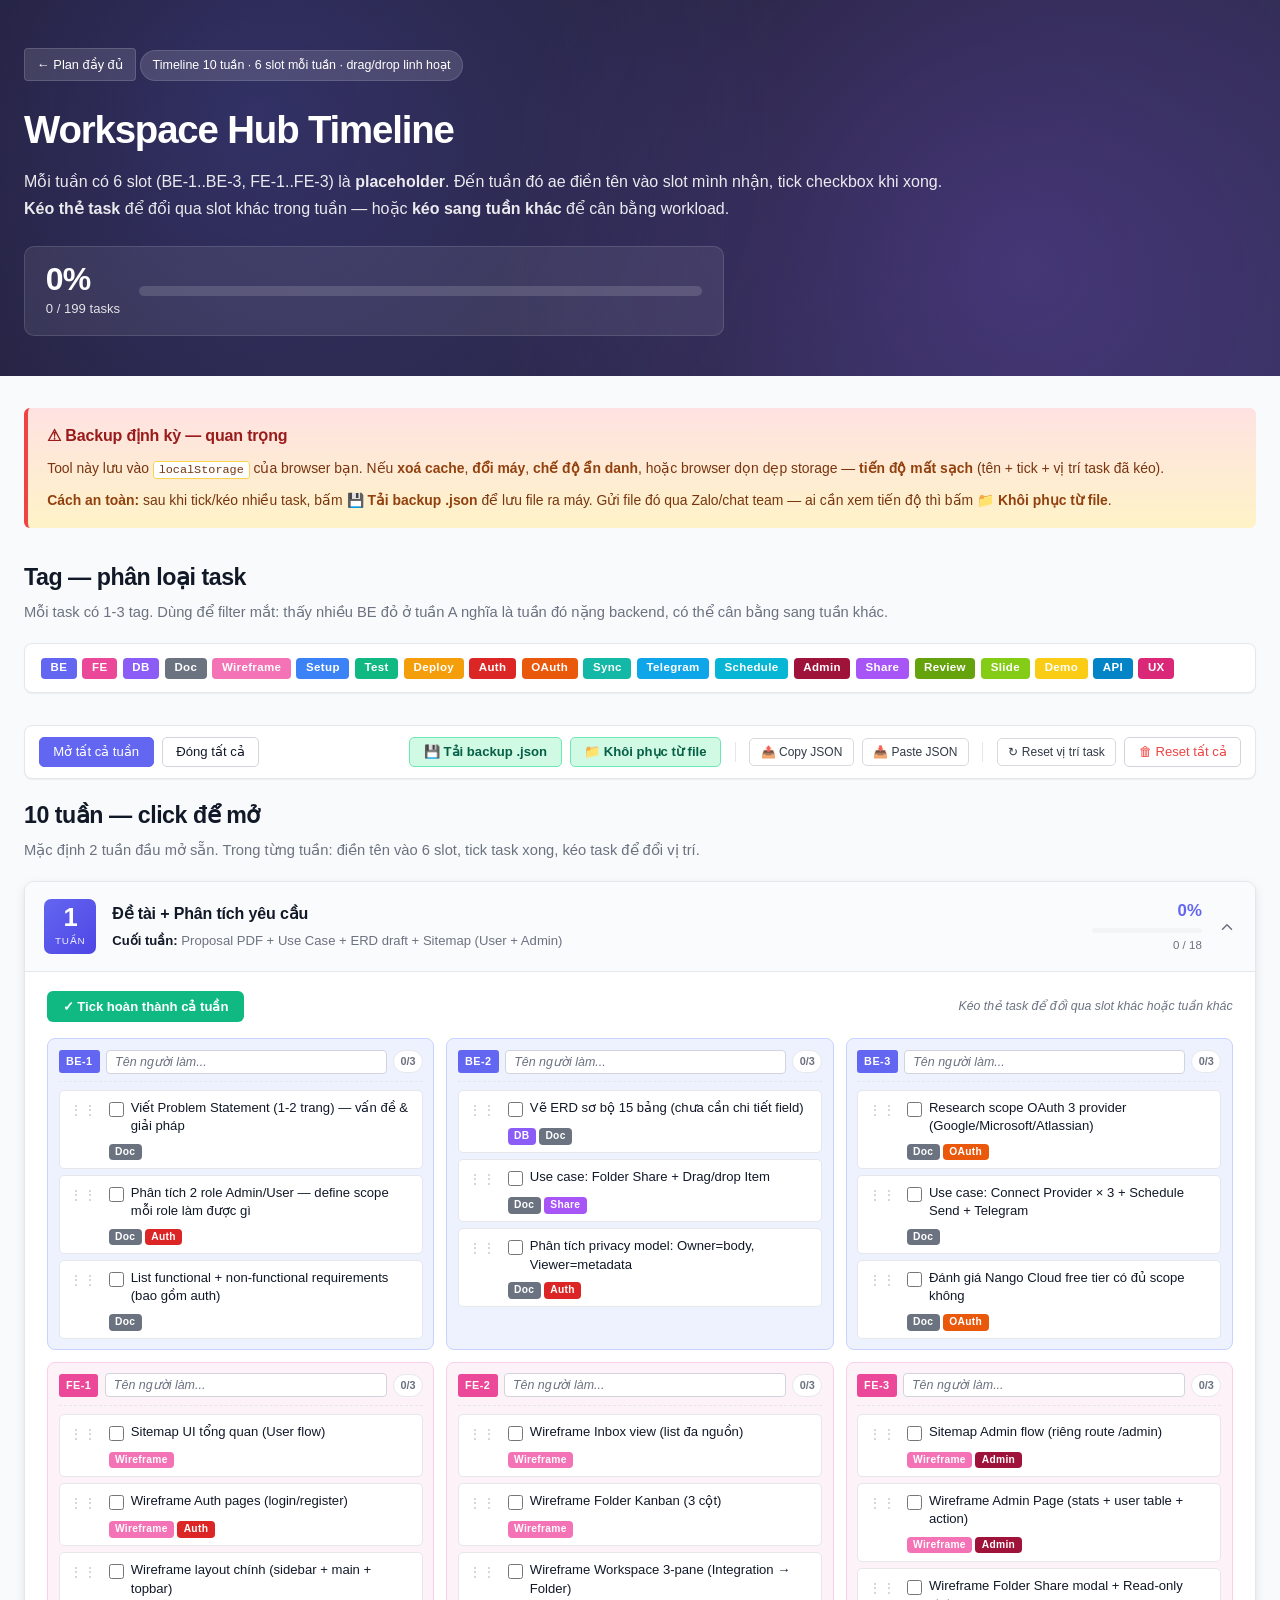
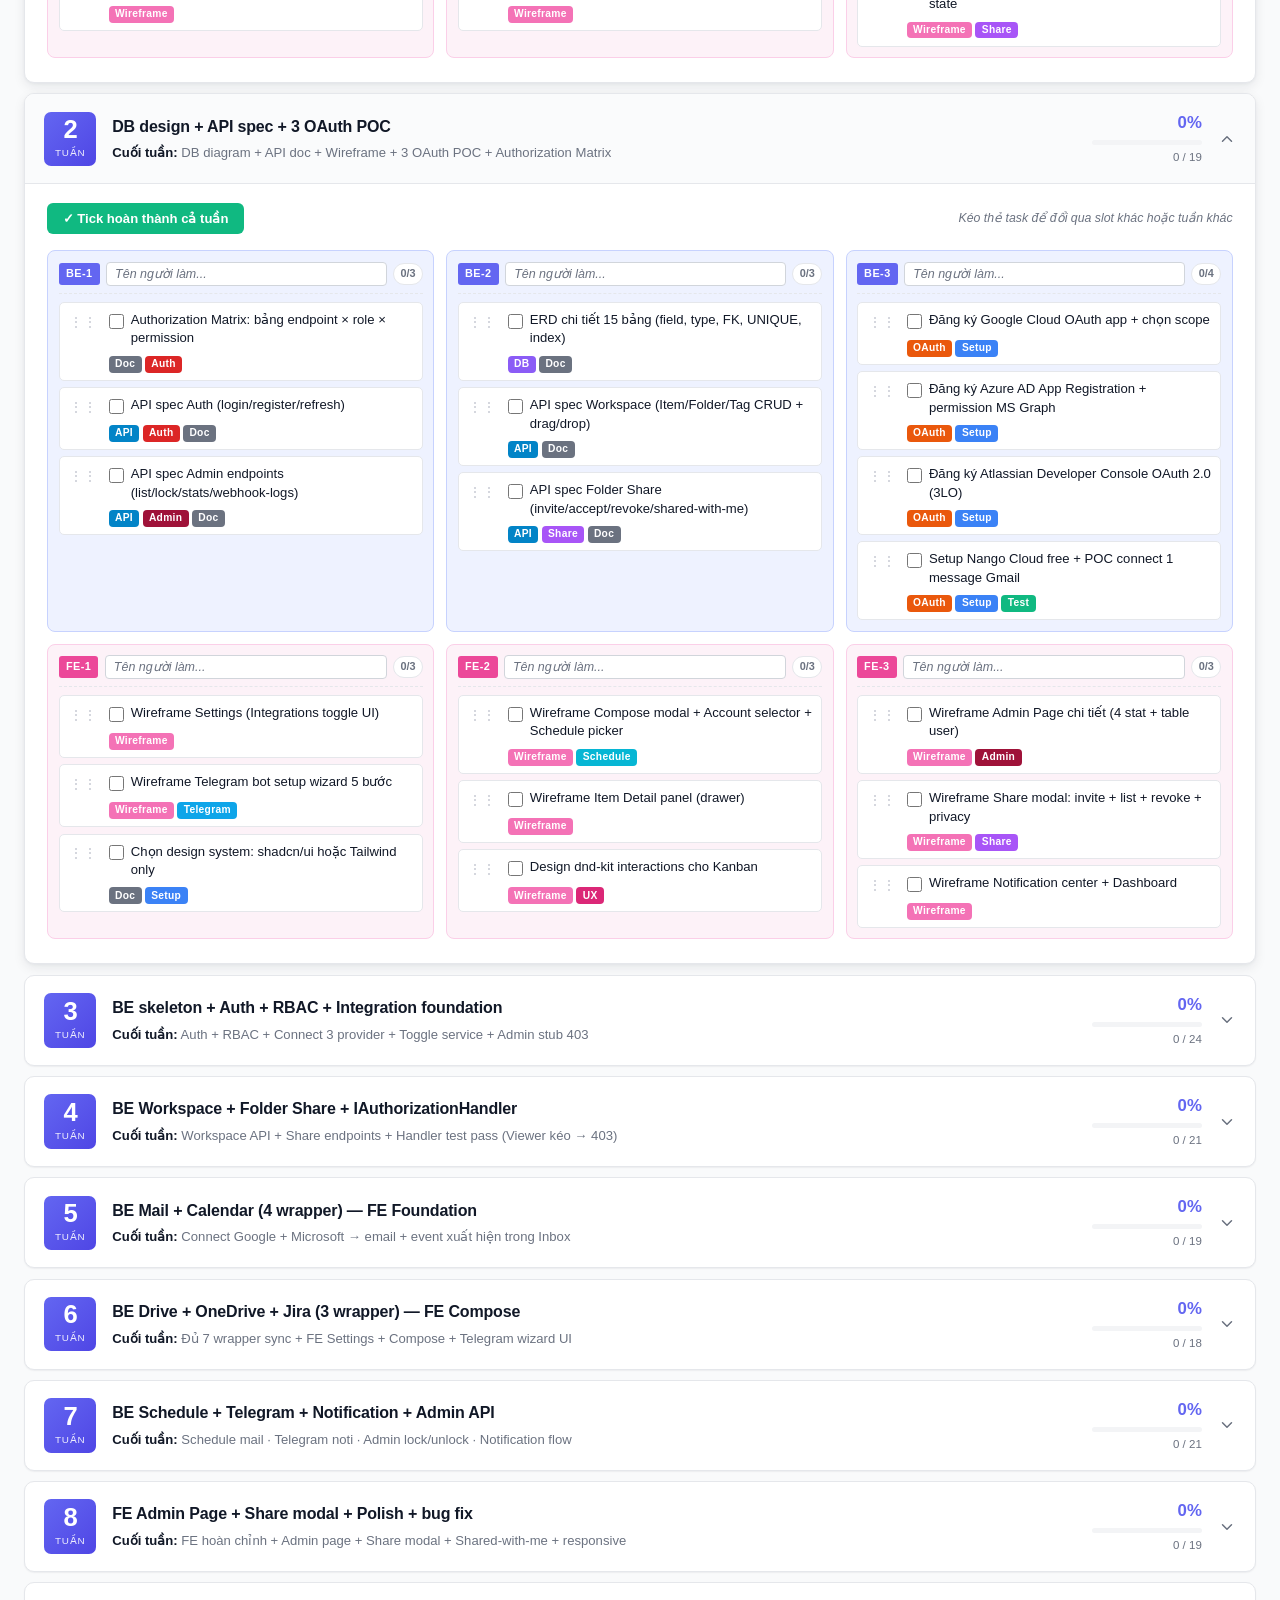
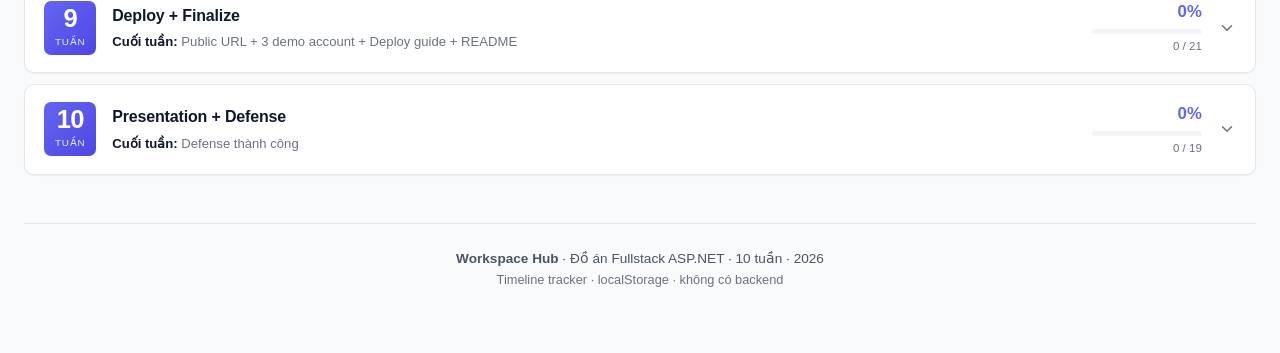
<file: timeline.html>
<!DOCTYPE html>
<html lang="vi">
<head>
  <meta charset="UTF-8" />
  <meta name="viewport" content="width=device-width, initial-scale=1.0" />
  <title>Workspace Hub — Timeline 10 tuần</title>
  <link rel="stylesheet" href="timeline.css" />
</head>
<body>

  <header class="tl-hero">
    <div class="tl-hero-inner">
      <a href="index.html" class="tl-back">← Plan đầy đủ</a>
      <span class="tl-tag">Timeline 10 tuần · 6 slot mỗi tuần · drag/drop linh hoạt</span>
      <h1>Workspace Hub Timeline</h1>
      <p class="tl-lead">
        Mỗi tuần có 6 slot (BE-1..BE-3, FE-1..FE-3) là <strong>placeholder</strong>.
        Đến tuần đó ae điền tên vào slot mình nhận, tick checkbox khi xong.
        <strong>Kéo thẻ task</strong> để đổi qua slot khác trong tuần — hoặc <strong>kéo sang tuần khác</strong> để cân bằng workload.
      </p>
      <div class="tl-overall">
        <div class="tl-overall-stat">
          <span class="tl-overall-pct" id="overall-pct">0%</span>
          <span class="tl-overall-count" id="overall-count">0 / 0 tasks</span>
        </div>
        <div class="tl-overall-bar">
          <div class="tl-overall-fill" id="overall-fill"></div>
        </div>
      </div>
    </div>
  </header>

  <main class="tl-main">

    <!-- Warning về persistence -->
    <div class="tl-note tl-note-warn">
      <div class="tl-note-h">⚠ Backup định kỳ — quan trọng</div>
      <p>
        Tool này lưu vào <code>localStorage</code> của browser bạn. Nếu <strong>xoá cache</strong>, <strong>đổi máy</strong>,
        <strong>chế độ ẩn danh</strong>, hoặc browser dọn dẹp storage — <strong>tiến độ mất sạch</strong> (tên + tick + vị trí task đã kéo).
      </p>
      <p style="margin-top:.5rem">
        <strong>Cách an toàn:</strong> sau khi tick/kéo nhiều task, bấm
        <strong>💾 Tải backup .json</strong> để lưu file ra máy. Gửi file đó qua Zalo/chat team — ai cần xem tiến độ thì bấm
        <strong>📁 Khôi phục từ file</strong>.
      </p>
    </div>

    <!-- Tag legend -->
    <section class="tl-section">
      <h2 class="tl-section-h">Tag — phân loại task</h2>
      <p class="tl-section-sub">Mỗi task có 1-3 tag. Dùng để filter mắt: thấy nhiều BE đỏ ở tuần A nghĩa là tuần đó nặng backend, có thể cân bằng sang tuần khác.</p>
      <div class="tag-legend" id="tag-legend"></div>
    </section>

    <!-- Tools -->
    <div class="tl-tools">
      <button class="tl-tool-btn primary" id="btn-expand">Mở tất cả tuần</button>
      <button class="tl-tool-btn" id="btn-collapse">Đóng tất cả</button>
      <span class="tl-tool-spacer"></span>
      <button class="tl-tool-btn highlight" id="btn-download" title="Lưu tiến độ ra file .json — an toàn nhất">💾 Tải backup .json</button>
      <button class="tl-tool-btn highlight" id="btn-upload" title="Khôi phục từ file .json đã lưu">📁 Khôi phục từ file</button>
      <span class="tl-tool-divider"></span>
      <button class="tl-tool-btn small" id="btn-export" title="Copy JSON vào clipboard">📤 Copy JSON</button>
      <button class="tl-tool-btn small" id="btn-import" title="Paste JSON từ clipboard">📥 Paste JSON</button>
      <span class="tl-tool-divider"></span>
      <button class="tl-tool-btn small" id="btn-reset-moved" title="Trả task về vị trí mặc định">↻ Reset vị trí task</button>
      <button class="tl-tool-btn danger" id="btn-reset" title="Xoá hết tên + tick + vị trí">🗑 Reset tất cả</button>
    </div>

    <!-- Weeks -->
    <section class="tl-section">
      <h2 class="tl-section-h">10 tuần — click để mở</h2>
      <p class="tl-section-sub">Mặc định 2 tuần đầu mở sẵn. Trong từng tuần: điền tên vào 6 slot, tick task xong, kéo task để đổi vị trí.</p>
      <div class="weeks" id="weeks"></div>
    </section>

    <div class="tl-foot">
      <strong>Workspace Hub</strong> · Đồ án Fullstack ASP.NET · 10 tuần · 2026
      <br />
      <span class="muted">Timeline tracker · localStorage · không có backend</span>
    </div>

  </main>

  <script src="timeline.js"></script>
</body>
</html>
</file>
<file: styles.css>
/* ============ Tokens ============ */
:root {
  --primary: #6366F1;
  --primary-dark: #4F46E5;
  --primary-tint: #EEF2FF;
  --bg: #FAFAFA;
  --card-bg: #FFFFFF;
  --border: #E5E7EB;
  --border-strong: #D1D5DB;
  --text: #111827;
  --text-muted: #6B7280;
  --text-soft: #4B5563;
  --success: #10B981;
  --success-tint: #D1FAE5;
  --warning: #F59E0B;
  --warning-tint: #FEF3C7;
  --danger: #EF4444;
  --danger-tint: #FEE2E2;
  --info-tint: #DBEAFE;
  --code-bg: #F3F4F6;
  --section-spacing: 4.5rem;
}

/* ============ Reset ============ */
* { box-sizing: border-box; margin: 0; padding: 0; }

html { scroll-behavior: smooth; }

body {
  font-family: -apple-system, BlinkMacSystemFont, "Segoe UI", Roboto, "Helvetica Neue", Arial, sans-serif;
  color: var(--text);
  background: var(--bg);
  line-height: 1.6;
  font-size: 15px;
  -webkit-font-smoothing: antialiased;
}

.container { max-width: 1100px; margin: 0 auto; padding: 0 1.5rem; }

code {
  background: var(--code-bg);
  padding: .12rem .35rem;
  border-radius: 3px;
  font-family: "SF Mono", Monaco, "Cascadia Code", Consolas, monospace;
  font-size: .87em;
  color: #1F2937;
}

a { color: var(--primary); text-decoration: none; }
a:hover { text-decoration: underline; }

/* ============ Hero ============ */
.hero {
  background: linear-gradient(135deg, #6366F1 0%, #8B5CF6 50%, #A855F7 100%);
  color: white;
  padding: 5rem 0 4rem;
}
.hero .tag {
  display: inline-block;
  padding: .4rem .9rem;
  background: rgba(255, 255, 255, .15);
  border: 1px solid rgba(255, 255, 255, .25);
  border-radius: 999px;
  font-size: .8rem;
  letter-spacing: .02em;
  margin-bottom: 1.5rem;
  backdrop-filter: blur(4px);
}
.hero h1 {
  font-size: 3rem;
  font-weight: 800;
  letter-spacing: -.025em;
  margin-bottom: 1rem;
}
.hero .lead {
  font-size: 1.15rem;
  max-width: 700px;
  opacity: .95;
  margin-bottom: 2rem;
}
.hero-stats {
  display: flex;
  gap: 2.5rem;
  margin-top: 2rem;
  flex-wrap: wrap;
}
.hero-stats > div {
  display: flex;
  flex-direction: column;
}
.hero-stats strong {
  font-size: 1.8rem;
  font-weight: 700;
  line-height: 1;
  margin-bottom: .2rem;
}
.hero-stats span {
  font-size: .82rem;
  opacity: .85;
}

/* ============ TOC ============ */
.toc {
  position: sticky;
  top: 0;
  background: white;
  border-bottom: 1px solid var(--border);
  z-index: 10;
  overflow-x: auto;
}
.toc .container {
  display: flex;
  gap: 1.2rem;
  padding-top: .7rem;
  padding-bottom: .7rem;
  white-space: nowrap;
}
.toc a {
  font-size: .82rem;
  color: var(--text-soft);
  font-weight: 500;
  padding: .3rem .1rem;
  border-bottom: 2px solid transparent;
}
.toc a:hover {
  color: var(--primary);
  text-decoration: none;
  border-bottom-color: var(--primary);
}

/* ============ Sections ============ */
main { padding: var(--section-spacing) 0; }
section { margin-bottom: var(--section-spacing); scroll-margin-top: 70px; }
section > h2 {
  font-size: 1.8rem;
  font-weight: 700;
  margin-bottom: 1.5rem;
  padding-bottom: .6rem;
  border-bottom: 2px solid var(--border);
  letter-spacing: -.01em;
}
section h3 {
  font-size: 1.15rem;
  font-weight: 600;
  margin: 1.8rem 0 .9rem;
}
section h4 {
  font-size: 1rem;
  font-weight: 600;
  margin-bottom: .5rem;
  color: var(--text);
}
h4.db-sub {
  margin-top: 1.6rem;
  font-size: 1rem;
  color: var(--primary);
  border-left: 3px solid var(--primary);
  padding-left: .7rem;
}
.db-table + .db-table {
  margin-top: 1rem;
}
.db-table > p.muted {
  margin: 0 0 .5rem;
  font-weight: 500;
}

/* ============ Mermaid code blocks ============ */
.mermaid-block {
  background: white;
  border: 1px solid var(--border);
  border-radius: 6px;
  margin-bottom: .8rem;
  overflow: hidden;
}
.mermaid-block > summary {
  padding: .7rem 1rem;
  cursor: pointer;
  user-select: none;
  font-size: .92rem;
  background: #F9FAFB;
  border-bottom: 1px solid transparent;
}
.mermaid-block[open] > summary {
  border-bottom-color: var(--border);
}
.mermaid-block > summary:hover {
  background: var(--primary-tint);
}
.mermaid-block pre {
  background: #1F2937;
  color: #E5E7EB;
  margin: 0;
  padding: 1rem 1.2rem;
  font-family: "SF Mono", Monaco, "Cascadia Code", monospace;
  font-size: .78rem;
  line-height: 1.55;
  overflow-x: auto;
  max-height: 600px;
  overflow-y: auto;
}
.mermaid-block pre code {
  background: transparent;
  padding: 0;
  color: inherit;
  font-size: inherit;
}

.lead-small {
  color: var(--text-soft);
  margin-bottom: 1.2rem;
  font-size: .95rem;
}

/* ============ Cards ============ */
.card {
  background: var(--card-bg);
  border: 1px solid var(--border);
  border-radius: 10px;
  padding: 1.4rem 1.5rem;
}
.card h3 { margin-top: 0; }
.card.problem { border-left: 4px solid var(--danger); }
.card.solution { border-left: 4px solid var(--success); }
.card ul { padding-left: 1.2rem; }
.card li { margin-bottom: .4rem; font-size: .92rem; }

.two-col { display: grid; grid-template-columns: 1fr 1fr; gap: 1.2rem; }
.three-col { display: grid; grid-template-columns: repeat(3, 1fr); gap: 1.2rem; }

.badge {
  display: inline-block;
  padding: .22rem .65rem;
  background: var(--primary);
  color: white;
  font-size: .7rem;
  font-weight: 700;
  border-radius: 4px;
  letter-spacing: .06em;
  margin-bottom: .8rem;
}
.badge-folder { background: var(--warning); }
.badge-tag { background: var(--success); }

.muted { color: var(--text-muted); font-size: .88rem; }
.hint {
  font-size: .82rem;
  color: var(--text-muted);
  margin-top: .8rem;
  padding-left: .8rem;
  border-left: 2px solid var(--primary);
}

.warn {
  background: var(--warning-tint);
  border-left: 3px solid var(--warning);
  padding: .85rem 1rem;
  border-radius: 4px;
  font-size: .88rem;
  margin-top: .8rem;
  line-height: 1.55;
}
.info {
  background: var(--info-tint);
  border-left: 3px solid #3B82F6;
  padding: .8rem 1rem;
  border-radius: 4px;
  font-size: .88rem;
  margin-top: .8rem;
  line-height: 1.55;
}

/* ============ Mockup — Kanban ============ */
.mockup-title {
  font-size: .95rem;
  color: var(--text-soft);
  margin: 2rem 0 .7rem;
  font-weight: 600;
}

.mockup-kanban {
  display: grid;
  grid-template-columns: repeat(3, 1fr);
  gap: .9rem;
  background: #F3F4F6;
  border-radius: 12px;
  padding: 1rem;
  border: 1px solid var(--border);
}
.kanban-col {
  background: white;
  border-radius: 8px;
  padding: .75rem;
  min-height: 320px;
  display: flex;
  flex-direction: column;
}
.col-header {
  display: flex;
  justify-content: space-between;
  align-items: center;
  margin-bottom: .7rem;
  padding: 0 .15rem;
}
.col-title {
  font-weight: 600;
  font-size: .88rem;
  color: var(--text);
}
.col-count {
  background: var(--code-bg);
  border-radius: 999px;
  padding: .1rem .55rem;
  font-size: .73rem;
  color: var(--text-soft);
  font-weight: 500;
}
.col-body {
  flex: 1;
  display: flex;
  flex-direction: column;
  gap: .5rem;
  min-height: 80px;
  padding: .25rem;
  border-radius: 5px;
  transition: background .15s;
}
.col-body.drag-over {
  background: var(--primary-tint);
  outline: 2px dashed var(--primary);
  outline-offset: -2px;
}

.item-card {
  background: white;
  border: 1px solid var(--border);
  border-radius: 6px;
  padding: .65rem .8rem;
  display: flex;
  gap: .65rem;
  cursor: grab;
  user-select: none;
  transition: box-shadow .15s, transform .15s;
}
.item-card:hover {
  box-shadow: 0 2px 8px rgba(0, 0, 0, .08);
  transform: translateY(-1px);
}
.item-card:active { cursor: grabbing; }
.item-card.dragging { opacity: .35; }
.item-card.done { opacity: .65; }
.item-card.done .item-title { text-decoration: line-through; color: var(--text-muted); }

.item-icon {
  width: 28px;
  height: 28px;
  flex-shrink: 0;
  border-radius: 5px;
  display: flex;
  align-items: center;
  justify-content: center;
  font-size: .78rem;
  font-weight: 700;
  letter-spacing: .02em;
}
.icon-email { background: var(--info-tint); color: #1E40AF; }
.icon-event { background: var(--warning-tint); color: #92400E; }
.icon-note { background: var(--success-tint); color: #065F46; }

.item-content { flex: 1; min-width: 0; }
.item-title {
  font-size: .87rem;
  font-weight: 500;
  margin-bottom: .2rem;
  overflow: hidden;
  text-overflow: ellipsis;
  white-space: nowrap;
}
.item-meta {
  font-size: .73rem;
  color: var(--text-muted);
  display: flex;
  gap: .45rem;
  align-items: center;
}
.important-dot {
  width: 8px;
  height: 8px;
  background: var(--danger);
  border-radius: 50%;
  display: inline-block;
  box-shadow: 0 0 0 2px rgba(239, 68, 68, .2);
}
.tag-chip {
  background: var(--danger-tint);
  color: #991B1B;
  padding: .05rem .4rem;
  border-radius: 3px;
  font-size: .68rem;
  font-weight: 500;
}

/* ============ Mockup — Inbox ============ */
.mockup-inbox {
  display: grid;
  grid-template-columns: 220px 1fr;
  border: 1px solid var(--border);
  border-radius: 8px;
  overflow: hidden;
  background: white;
}
.inbox-sidebar {
  background: #F9FAFB;
  border-right: 1px solid var(--border);
  padding: .8rem .6rem;
}
.sidebar-item {
  padding: .45rem .6rem;
  border-radius: 5px;
  display: flex;
  align-items: center;
  gap: .55rem;
  font-size: .85rem;
  color: var(--text);
  cursor: default;
  margin-bottom: .1rem;
}
.sidebar-item.active {
  background: var(--primary-tint);
  color: var(--primary-dark);
  font-weight: 500;
}
.sidebar-section {
  margin: .9rem 0 .3rem;
  font-size: .7rem;
  color: var(--text-muted);
  letter-spacing: .1em;
  font-weight: 600;
  padding: 0 .6rem;
}
.dot { width: 6px; height: 6px; border-radius: 50%; background: var(--primary); }
.folder-color, .tag-dot {
  width: 10px;
  height: 10px;
  border-radius: 3px;
}
.tag-dot { border-radius: 50%; }
.folder-color.c1, .tag-dot.c1 { background: #6366F1; }
.folder-color.c2, .tag-dot.c2 { background: #10B981; }
.folder-color.c3, .tag-dot.c3 { background: #F59E0B; }

.inbox-main { background: white; }
.inbox-item {
  display: grid;
  grid-template-columns: 24px 1fr auto;
  gap: 1rem;
  align-items: center;
  padding: .85rem 1.2rem;
  border-bottom: 1px solid var(--border);
  cursor: pointer;
}
.inbox-item:last-child { border-bottom: none; }
.inbox-item:hover { background: #FAFBFC; }
.inbox-item.important {
  background: #FFFBEB;
  border-left: 3px solid var(--warning);
  padding-left: calc(1.2rem - 3px);
}
.inbox-checkbox {
  width: 16px;
  height: 16px;
  border: 1.5px solid var(--border-strong);
  border-radius: 3px;
}
.inbox-body { min-width: 0; }
.inbox-title {
  font-size: .92rem;
  font-weight: 500;
  margin-bottom: .12rem;
}
.inbox-snippet {
  font-size: .82rem;
  color: var(--text-muted);
  overflow: hidden;
  text-overflow: ellipsis;
  white-space: nowrap;
}
.inbox-meta {
  display: flex;
  gap: .55rem;
  align-items: center;
  flex-shrink: 0;
}
.badge-mini {
  font-size: .67rem;
  padding: .15rem .5rem;
  border-radius: 3px;
  font-weight: 600;
  letter-spacing: .02em;
}
.badge-mini.imp { background: var(--danger-tint); color: #991B1B; }
.badge-mini.event { background: var(--warning-tint); color: #92400E; }
.time {
  font-size: .77rem;
  color: var(--text-muted);
}

/* ============ Mockup — Compose ============ */
.mockup-compose {
  border: 1px solid var(--border);
  border-radius: 8px;
  overflow: hidden;
  background: white;
  max-width: 620px;
  box-shadow: 0 4px 12px rgba(0, 0, 0, .05);
}
.compose-header {
  background: var(--primary);
  color: white;
  padding: .7rem 1rem;
  display: flex;
  justify-content: space-between;
  align-items: center;
  font-weight: 500;
  font-size: .92rem;
}
.close-x { cursor: pointer; opacity: .85; font-size: 1.2rem; line-height: 1; }
.compose-body { padding: .8rem 1.2rem 1rem; }
.compose-body .row {
  display: grid;
  grid-template-columns: 70px 1fr;
  gap: .8rem;
  align-items: center;
  padding: .45rem 0;
  border-bottom: 1px solid var(--border);
}
.compose-body label {
  font-size: .82rem;
  color: var(--text-muted);
}
.compose-body input {
  border: none;
  outline: none;
  font-size: .92rem;
  font-family: inherit;
  background: transparent;
  color: var(--text);
}
.compose-body textarea {
  width: 100%;
  min-height: 110px;
  border: none;
  outline: none;
  margin-top: .8rem;
  font-family: inherit;
  font-size: .9rem;
  resize: vertical;
  background: transparent;
  color: var(--text);
  line-height: 1.55;
}
.compose-footer {
  padding: .8rem 1.2rem;
  display: flex;
  gap: .55rem;
  align-items: center;
  background: #F9FAFB;
  border-top: 1px solid var(--border);
  flex-wrap: wrap;
}
.btn-primary {
  background: var(--primary);
  color: white;
  border: none;
  padding: .55rem 1.25rem;
  border-radius: 5px;
  cursor: pointer;
  font-size: .87rem;
  font-weight: 500;
}
.btn-primary:hover { background: var(--primary-dark); }
.btn-secondary {
  background: white;
  color: var(--text);
  border: 1px solid var(--border-strong);
  padding: .55rem 1.25rem;
  border-radius: 5px;
  cursor: pointer;
  font-size: .87rem;
}
.status-hint {
  font-size: .8rem;
  color: var(--text-muted);
  margin-left: auto;
}

/* ============ Features ============ */
.feature-grid {
  display: grid;
  grid-template-columns: 1fr 1fr;
  gap: 1.3rem;
}
.feature {
  background: white;
  border: 1px solid var(--border);
  border-radius: 10px;
  padding: 1.5rem;
  position: relative;
  overflow: hidden;
}
.feature-num {
  font-size: 2.8rem;
  font-weight: 800;
  color: var(--primary-tint);
  position: absolute;
  top: .6rem;
  right: 1.2rem;
  line-height: 1;
  pointer-events: none;
}
.feature h3 {
  margin-top: 0;
  display: flex;
  align-items: center;
  gap: .55rem;
  font-size: 1.1rem;
}
.tag-core {
  background: var(--primary);
  color: white;
  font-size: .65rem;
  padding: .15rem .55rem;
  border-radius: 3px;
  letter-spacing: .05em;
  font-weight: 600;
}
.feature p {
  font-size: .92rem;
  margin-bottom: .6rem;
  color: var(--text-soft);
}
.mini-list {
  list-style: none;
  padding: 0;
  margin: .5rem 0;
}
.mini-list li {
  font-size: .85rem;
  padding: .2rem 0 .2rem 1.1rem;
  position: relative;
  color: var(--text-soft);
}
.mini-list li::before {
  content: "";
  position: absolute;
  left: 0;
  top: .65rem;
  width: 5px;
  height: 5px;
  background: var(--primary);
  border-radius: 50%;
}
.step-list {
  padding-left: 1.3rem;
  font-size: .87rem;
  color: var(--text-soft);
  margin: .5rem 0;
}
.step-list li { padding: .2rem 0; }
.feature-tech {
  margin-top: 1rem;
  font-size: .78rem;
  color: var(--text-muted);
  font-family: "SF Mono", Monaco, monospace;
  padding-top: .8rem;
  border-top: 1px dashed var(--border);
}
.note-skipped {
  margin-top: 1.5rem;
  padding: 1rem 1.2rem;
  background: #F9FAFB;
  border-radius: 6px;
  border-left: 3px solid var(--text-muted);
  font-size: .9rem;
  color: var(--text-soft);
  line-height: 1.6;
}

/* ============ Tech grid ============ */
.tech-grid {
  display: grid;
  grid-template-columns: repeat(3, 1fr);
  gap: 1.2rem;
}
.tech-card {
  background: white;
  border: 1px solid var(--border);
  border-radius: 8px;
  padding: 1.2rem;
}
.tech-card h4 {
  color: var(--primary);
  margin-bottom: .7rem;
  padding-bottom: .5rem;
  border-bottom: 1px solid var(--border);
}
.tech-card ul {
  list-style: none;
  padding: 0;
}
.tech-card li {
  font-size: .85rem;
  padding: .28rem 0;
  color: var(--text-soft);
}

/* ============ Tables ============ */
.db-table, .team-table, .risk-table, .grading-table { overflow-x: auto; }
table {
  width: 100%;
  border-collapse: collapse;
  background: white;
  border: 1px solid var(--border);
  border-radius: 6px;
  overflow: hidden;
}
th, td {
  padding: .75rem 1rem;
  text-align: left;
  font-size: .87rem;
  border-bottom: 1px solid var(--border);
  vertical-align: top;
}
th {
  background: #F9FAFB;
  font-weight: 600;
  font-size: .78rem;
  color: var(--text-muted);
  letter-spacing: .04em;
  text-transform: uppercase;
}
tr:last-child td { border-bottom: none; }
tbody tr:hover { background: #FAFBFC; }

.risk-low, .risk-mid, .risk-high {
  font-size: .73rem;
  padding: .15rem .55rem;
  border-radius: 3px;
  font-weight: 600;
  letter-spacing: .03em;
}
.risk-low { background: var(--success-tint); color: #065F46; }
.risk-mid { background: var(--warning-tint); color: #92400E; }
.risk-high { background: var(--danger-tint); color: #991B1B; }

/* ============ Flow diagram ============ */
.flow-diagram pre {
  background: #1F2937;
  color: #E5E7EB;
  padding: 1.2rem 1.4rem;
  border-radius: 8px;
  font-family: "SF Mono", Monaco, "Cascadia Code", monospace;
  font-size: .8rem;
  line-height: 1.55;
  overflow-x: auto;
}

/* ============ Roadmap ============ */
.roadmap {
  display: flex;
  flex-direction: column;
  gap: 1.3rem;
}
.phase {
  background: white;
  border: 1px solid var(--border);
  border-radius: 10px;
  padding: 1.3rem 1.5rem;
}
.phase > h3 {
  margin-top: 0;
  padding-bottom: .8rem;
  border-bottom: 1px solid var(--border);
  margin-bottom: 1rem;
  color: var(--primary-dark);
  font-size: 1.05rem;
}
.week {
  margin-bottom: 1rem;
  padding-bottom: 1rem;
  border-bottom: 1px dashed var(--border);
}
.week:last-child {
  border-bottom: none;
  margin-bottom: 0;
  padding-bottom: 0;
}
.week h4 {
  color: var(--text);
  margin-bottom: .5rem;
  font-size: .98rem;
}
.week ul {
  padding-left: 1.3rem;
  font-size: .87rem;
}
.week li {
  padding: .18rem 0;
  color: var(--text-soft);
}
.deliverable {
  margin-top: .7rem;
  font-size: .8rem;
  padding: .35rem .8rem;
  background: var(--primary-tint);
  border-left: 3px solid var(--primary);
  border-radius: 3px;
  color: var(--primary-dark);
  display: inline-block;
  font-weight: 500;
}

/* ============ Demo steps ============ */
.demo-steps {
  background: white;
  border: 1px solid var(--border);
  border-radius: 8px;
  padding: 1.5rem 1.5rem 1.5rem 3rem;
  counter-reset: step;
  list-style: none;
}
.demo-steps li {
  padding: .5rem 0;
  font-size: .92rem;
  counter-increment: step;
  position: relative;
  color: var(--text-soft);
}
.demo-steps li::before {
  content: counter(step);
  position: absolute;
  left: -2.2rem;
  top: .55rem;
  background: var(--primary);
  color: white;
  width: 22px;
  height: 22px;
  border-radius: 50%;
  display: flex;
  align-items: center;
  justify-content: center;
  font-size: .73rem;
  font-weight: 700;
}

/* ============ Glossary ============ */
.glossary-grid {
  display: grid;
  grid-template-columns: repeat(2, 1fr);
  gap: 1rem;
}
.glossary-item {
  background: white;
  border: 1px solid var(--border);
  border-radius: 8px;
  padding: 1rem 1.2rem;
}
.glossary-item h4 {
  font-size: .95rem;
  color: var(--primary-dark);
  margin-bottom: .35rem;
  display: flex;
  align-items: center;
  gap: .5rem;
}
.glossary-item .role {
  font-size: .68rem;
  padding: .1rem .5rem;
  background: var(--code-bg);
  color: var(--text-muted);
  border-radius: 3px;
  font-weight: 600;
  letter-spacing: .04em;
}
.glossary-item p {
  font-size: .84rem;
  color: var(--text-soft);
  line-height: 1.55;
}
.glossary-item .why {
  margin-top: .4rem;
  font-size: .8rem;
  color: var(--text-muted);
  font-style: italic;
}

/* ============ Footer ============ */
footer {
  background: #111827;
  color: #9CA3AF;
  padding: 2.5rem 0;
  text-align: center;
  font-size: .87rem;
  margin-top: 3rem;
}
footer .muted {
  color: #6B7280;
  margin-top: .3rem;
  font-size: .82rem;
}

/* ============ Icon variants mới (ticket, file Doc/Sheet/PDF) ============ */
.icon-ticket { background: #DBEAFE; color: #1E40AF; }
.icon-file { background: #F3E8FF; color: #6B21A8; }

/* ============ Source badge cho Inbox sidebar ============ */
.src-badge {
  width: 18px; height: 18px;
  border-radius: 4px;
  display: inline-flex;
  align-items: center;
  justify-content: center;
  font-size: .65rem;
  font-weight: 700;
  color: white;
}
.src-badge.gmail { background: #EA4335; }
.src-badge.outlook { background: #0078D4; }
.src-badge.jira { background: #2684FF; }

.badge-mini.outlook-bg { background: #DEEBFF; color: #0052CC; }
.badge-mini.jira-bg { background: #DEEBFF; color: #0052CC; }
.badge-mini.onedrive-bg { background: #DBEAFE; color: #1E40AF; }
.badge-mini.telegram-bg { background: #E0F2FE; color: #0369A1; }

.telegram-row { background: #F0F9FF !important; }

.badge-new {
  background: var(--success);
  color: white;
  font-size: .62rem;
  padding: .08rem .4rem;
  border-radius: 3px;
  margin-left: .35rem;
  letter-spacing: .04em;
  font-weight: 600;
}

/* ============ Mockup — Tab view (CRUD per integration) ============ */
.mockup-tabs {
  border: 1px solid var(--border);
  border-radius: 8px;
  overflow: hidden;
  background: white;
  margin-bottom: 1rem;
}
.tabs-header {
  display: flex;
  background: #F9FAFB;
  border-bottom: 1px solid var(--border);
  overflow-x: auto;
}
.tab {
  padding: .8rem 1.3rem;
  border: none;
  background: transparent;
  cursor: pointer;
  font-size: .88rem;
  font-weight: 500;
  color: var(--text-soft);
  border-bottom: 2px solid transparent;
  font-family: inherit;
  white-space: nowrap;
  transition: all .15s;
}
.tab:hover { background: white; color: var(--text); }
.tab.active {
  color: var(--primary);
  border-bottom-color: var(--primary);
  background: white;
}
.tab-toolbar {
  display: flex;
  gap: .5rem;
  align-items: center;
  padding: .7rem 1rem;
  border-bottom: 1px solid var(--border);
  background: #FAFBFC;
}
.tab-search {
  flex: 1;
  padding: .45rem .75rem;
  border: 1px solid var(--border);
  border-radius: 5px;
  font-size: .85rem;
  outline: none;
  font-family: inherit;
  background: white;
}
.tab-search:focus { border-color: var(--primary); }
.btn-mini {
  background: white;
  border: 1px solid var(--border-strong);
  padding: .45rem .9rem;
  border-radius: 5px;
  font-size: .8rem;
  cursor: pointer;
  font-weight: 500;
  font-family: inherit;
  color: var(--text);
}
.btn-mini:hover { background: #F3F4F6; }
.tab-body { background: white; }
.tab-content { display: none; }
.tab-content.active { display: block; }

.list-item {
  display: grid;
  grid-template-columns: auto 1fr auto;
  gap: .75rem;
  align-items: center;
  padding: .7rem 1.2rem;
  border-bottom: 1px solid var(--border);
  transition: background .12s;
}
.list-item:last-child { border-bottom: none; }
.list-item:hover { background: #FAFBFC; }
.li-icon {
  width: 28px; height: 28px;
  border-radius: 5px;
  display: flex;
  align-items: center;
  justify-content: center;
  font-size: .75rem;
  font-weight: 700;
  flex-shrink: 0;
}
.li-body { min-width: 0; }
.li-title {
  font-size: .88rem;
  font-weight: 500;
  overflow: hidden;
  text-overflow: ellipsis;
  white-space: nowrap;
}
.li-meta {
  font-size: .75rem;
  color: var(--text-muted);
  margin-top: .15rem;
}
.li-actions {
  display: flex;
  gap: .25rem;
  flex-shrink: 0;
}
.li-action {
  font-size: .74rem;
  color: var(--primary);
  cursor: pointer;
  padding: .2rem .55rem;
  border-radius: 4px;
  font-weight: 500;
  transition: background .12s;
  white-space: nowrap;
}
.li-action:hover { background: var(--primary-tint); }
.li-action.danger { color: var(--danger); }
.li-action.danger:hover { background: var(--danger-tint); }

/* ============ Mockup — 3-pane (Integrations | Items | Folders) ============ */
.mockup-3pane {
  display: grid;
  grid-template-columns: 220px 1fr 260px;
  gap: 0;
  border: 1px solid var(--border);
  border-radius: 8px;
  overflow: hidden;
  background: white;
  min-height: 380px;
}
.pane {
  display: flex;
  flex-direction: column;
  border-right: 1px solid var(--border);
  min-height: 0;
}
.pane:last-child { border-right: none; }
.pane-header {
  font-size: .68rem;
  font-weight: 700;
  letter-spacing: .1em;
  color: var(--text-muted);
  padding: .85rem 1rem;
  background: #F9FAFB;
  border-bottom: 1px solid var(--border);
}
.pane-header-tag {
  background: var(--primary);
  color: white;
  padding: .12rem .55rem;
  border-radius: 3px;
  font-size: .68rem;
  letter-spacing: 0;
  margin-left: .35rem;
  font-weight: 600;
}

.pane-integration { background: #FAFBFC; }
.int-row {
  display: flex;
  align-items: center;
  gap: .55rem;
  padding: .6rem .9rem;
  font-size: .87rem;
  cursor: pointer;
  border-left: 3px solid transparent;
  color: var(--text);
  user-select: none;
}
.int-row:hover { background: #F3F4F6; }
.int-row.active {
  background: var(--primary-tint);
  color: var(--primary-dark);
  font-weight: 500;
  border-left-color: var(--primary);
}
.int-dot {
  width: 10px;
  height: 10px;
  border-radius: 50%;
  flex-shrink: 0;
}
.int-dot.c1 { background: #EA4335; }
.int-dot.c2 { background: #0078D4; }
.int-dot.c3 { background: #FBBC04; }
.int-dot.c4 { background: #34A853; }
.int-dot.c5 { background: #2684FF; }
.int-count {
  margin-left: auto;
  font-size: .72rem;
  color: var(--text-muted);
  background: white;
  padding: .08rem .45rem;
  border-radius: 999px;
  font-weight: 600;
  min-width: 22px;
  text-align: center;
}

.pane-items { background: white; min-width: 0; }
.int-items {
  display: none;
  padding: .65rem;
  flex: 1;
  overflow-y: auto;
}
.int-items.active { display: block; }

.drag-item {
  display: grid;
  grid-template-columns: auto 1fr auto;
  gap: .55rem;
  align-items: center;
  padding: .55rem .7rem;
  border: 1px solid var(--border);
  border-radius: 6px;
  margin-bottom: .45rem;
  background: white;
  cursor: grab;
  transition: box-shadow .15s, transform .15s;
  user-select: none;
}
.drag-item:hover {
  box-shadow: 0 2px 8px rgba(0, 0, 0, .08);
  transform: translateY(-1px);
}
.drag-item:active { cursor: grabbing; }
.drag-item.dragging { opacity: .35; }
.drag-hint {
  color: var(--text-muted);
  font-size: 1rem;
  letter-spacing: -3px;
  line-height: 1;
}

.pane-folders {
  background: #FAFBFC;
  padding: .65rem;
  display: flex;
  flex-direction: column;
}
.pane-folders > .pane-header {
  margin: -.65rem -.65rem .55rem;
}
.folder-drop {
  display: grid;
  grid-template-columns: auto 1fr;
  gap: .65rem;
  align-items: center;
  padding: .75rem .85rem;
  background: white;
  border: 2px dashed var(--border-strong);
  border-radius: 7px;
  margin-bottom: .5rem;
  cursor: pointer;
  transition: all .15s;
}
.folder-drop:hover {
  border-color: var(--primary);
}
.folder-drop.over {
  background: var(--primary-tint);
  border-color: var(--primary);
  border-style: solid;
  transform: scale(1.02);
}
.folder-drop strong {
  display: block;
  font-size: .88rem;
  color: var(--text);
}
.folder-body { min-width: 0; }
.folder-sub {
  font-size: .74rem;
  color: var(--text-muted);
  margin-top: .15rem;
}
.folder-count {
  font-weight: 700;
  color: var(--primary);
}
.folder-color.c4 { background: #A855F7; }

/* ============ Toast popup ============ */
.toast-pop {
  position: fixed;
  bottom: 30px;
  left: 50%;
  transform: translateX(-50%) translateY(20px);
  background: #111827;
  color: white;
  padding: .65rem 1.2rem;
  border-radius: 6px;
  font-size: .85rem;
  opacity: 0;
  transition: opacity .25s, transform .25s;
  z-index: 100;
  pointer-events: none;
  box-shadow: 0 4px 12px rgba(0, 0, 0, .15);
}
.toast-pop.show {
  opacity: 1;
  transform: translateX(-50%) translateY(0);
}

/* ============ POLISH UPGRADE — phần thêm sau ============ */

/* SVG icon system */
.icon {
  width: 16px;
  height: 16px;
  flex-shrink: 0;
  display: inline-block;
  vertical-align: middle;
}
.icon-xs { width: 12px; height: 12px; }
.icon-sm { width: 14px; height: 14px; }
.icon-md { width: 18px; height: 18px; }
.icon-lg { width: 22px; height: 22px; }
.icon-xl { width: 28px; height: 28px; }

/* Refined letter-spacing & ligatures cho typography */
body {
  font-feature-settings: "ss01", "cv11", "kern";
  -webkit-font-smoothing: antialiased;
  -moz-osx-font-smoothing: grayscale;
}

/* Hero enhanced */
.hero {
  position: relative;
  overflow: hidden;
  background:
    radial-gradient(ellipse at top left, rgba(168, 85, 247, .35) 0%, transparent 50%),
    radial-gradient(ellipse at bottom right, rgba(99, 102, 241, .35) 0%, transparent 50%),
    linear-gradient(135deg, #4F46E5 0%, #7C3AED 50%, #A855F7 100%);
}
.hero::before {
  content: "";
  position: absolute;
  inset: 0;
  background-image:
    linear-gradient(rgba(255,255,255,.06) 1px, transparent 1px),
    linear-gradient(90deg, rgba(255,255,255,.06) 1px, transparent 1px);
  background-size: 40px 40px;
  background-position: -1px -1px;
  pointer-events: none;
  mask-image: radial-gradient(ellipse at center, black 0%, transparent 70%);
  -webkit-mask-image: radial-gradient(ellipse at center, black 0%, transparent 70%);
}
.hero .container { position: relative; z-index: 1; }
.hero h1 {
  font-size: clamp(2rem, 4vw + 1rem, 3.5rem);
  font-weight: 800;
  letter-spacing: -.03em;
  line-height: 1.05;
  background: linear-gradient(180deg, #FFFFFF 50%, rgba(255,255,255,.7) 100%);
  -webkit-background-clip: text;
  background-clip: text;
  color: transparent;
}
.hero .lead { font-size: clamp(1rem, .6vw + .9rem, 1.2rem); }
.hero-stats {
  margin-top: 2.5rem;
  padding-top: 1.6rem;
  border-top: 1px solid rgba(255,255,255,.18);
}
.hero-stats > div {
  position: relative;
  padding-right: 1.5rem;
}
.hero-stats > div:not(:last-child)::after {
  content: "";
  position: absolute;
  right: 0;
  top: 10%;
  height: 80%;
  width: 1px;
  background: rgba(255,255,255,.18);
}

/* TOC active state cho scroll spy */
.toc a.active {
  color: var(--primary);
  border-bottom-color: var(--primary);
}

/* Section header polish — số to mờ */
section > h2 {
  position: relative;
  display: flex;
  align-items: baseline;
  gap: .8rem;
  font-size: clamp(1.4rem, 1.2vw + 1rem, 1.9rem);
  letter-spacing: -.02em;
}

/* Card refined shadow */
.card, .feature, .tech-card, .glossary-item, .phase, .demo-steps,
.mockup-tabs, .mockup-inbox, .mockup-compose, .mockup-3pane, .mockup-kanban {
  box-shadow: 0 1px 2px rgba(15, 23, 42, .04), 0 1px 1px rgba(15, 23, 42, .02);
}
.card:hover, .feature:hover, .tech-card:hover, .glossary-item:hover {
  box-shadow: 0 4px 12px rgba(15, 23, 42, .06), 0 1px 3px rgba(15, 23, 42, .04);
  transition: box-shadow .25s;
}

/* Fade-up animation cho scroll */
.fade-up {
  opacity: 0;
  transform: translateY(16px);
  transition: opacity .55s ease-out, transform .55s ease-out;
}
.fade-up.is-visible {
  opacity: 1;
  transform: translateY(0);
}

/* Avatar bubble cho email items */
.avatar {
  width: 32px;
  height: 32px;
  border-radius: 50%;
  display: flex;
  align-items: center;
  justify-content: center;
  font-size: .82rem;
  font-weight: 600;
  color: white;
  letter-spacing: -.01em;
  flex-shrink: 0;
}
.avatar.a1 { background: linear-gradient(135deg, #EC4899, #DB2777); }
.avatar.a2 { background: linear-gradient(135deg, #3B82F6, #2563EB); }
.avatar.a3 { background: linear-gradient(135deg, #F59E0B, #D97706); }
.avatar.a4 { background: linear-gradient(135deg, #10B981, #059669); }
.avatar.a5 { background: linear-gradient(135deg, #8B5CF6, #7C3AED); }

/* Source brand colors */
.brand-gmail { color: #EA4335; }
.brand-outlook { color: #0078D4; }
.brand-drive { color: #FBBC04; }
.brand-gcal { color: #34A853; }
.brand-jira { color: #2684FF; }
.brand-telegram { color: #29B6F6; }
.brand-onedrive { color: #0364B8; }

/* Li-icon nâng cấp — chứa SVG */
.li-icon, .item-icon {
  display: inline-flex;
  align-items: center;
  justify-content: center;
}
.li-icon svg, .item-icon svg {
  width: 70%;
  height: 70%;
}

/* (bỏ override grid inbox-item — section 3.2 không có avatar) */

/* Compose nâng cấp — account selector */
.compose-account-select {
  display: inline-flex;
  align-items: center;
  gap: .35rem;
  padding: .3rem .55rem;
  background: var(--code-bg);
  border-radius: 4px;
  font-size: .82rem;
  cursor: pointer;
  border: 1px solid var(--border);
}
.compose-account-select:hover { background: white; }
.compose-account-select .icon { width: 14px; height: 14px; }

/* Attachment chip */
.attachment-bar {
  padding: .5rem 1.2rem;
  border-top: 1px solid var(--border);
  background: #FAFBFC;
  display: flex;
  gap: .4rem;
  flex-wrap: wrap;
  align-items: center;
}
.attachment-chip {
  display: inline-flex;
  align-items: center;
  gap: .4rem;
  padding: .25rem .55rem;
  background: white;
  border: 1px solid var(--border);
  border-radius: 4px;
  font-size: .78rem;
  color: var(--text-soft);
}
.attachment-chip .icon { color: var(--primary); }

/* ============ Mockup mới: Item Detail Drawer ============ */
.mockup-detail {
  display: grid;
  grid-template-columns: 1fr 360px;
  gap: 0;
  border: 1px solid var(--border);
  border-radius: 8px;
  overflow: hidden;
  background: white;
  min-height: 400px;
}
.detail-list-fade {
  padding: 1rem;
  background: #F9FAFB;
  border-right: 1px solid var(--border);
  opacity: .55;
}
.detail-list-fade .list-item { padding: .6rem .8rem; }
.detail-drawer {
  display: flex;
  flex-direction: column;
}
.drawer-header {
  padding: .9rem 1.2rem;
  border-bottom: 1px solid var(--border);
  display: flex;
  justify-content: space-between;
  align-items: center;
  background: white;
}
.drawer-header h4 { font-size: .92rem; }
.drawer-actions { display: flex; gap: .4rem; }
.drawer-action-btn {
  width: 28px; height: 28px;
  display: inline-flex;
  align-items: center;
  justify-content: center;
  border: 1px solid var(--border);
  background: white;
  border-radius: 5px;
  cursor: pointer;
  color: var(--text-soft);
}
.drawer-action-btn:hover { background: var(--primary-tint); color: var(--primary); border-color: var(--primary); }
.drawer-body { padding: 1.1rem 1.2rem; flex: 1; }
.drawer-meta-row {
  display: grid;
  grid-template-columns: 100px 1fr;
  gap: .6rem;
  padding: .35rem 0;
  font-size: .82rem;
}
.drawer-meta-row .key { color: var(--text-muted); }
.drawer-meta-row .val { color: var(--text); font-weight: 500; }
.drawer-tag-row {
  margin-top: .8rem;
  display: flex;
  gap: .35rem;
  flex-wrap: wrap;
}
.drawer-tag {
  background: var(--danger-tint);
  color: #991B1B;
  padding: .15rem .55rem;
  border-radius: 3px;
  font-size: .73rem;
  font-weight: 500;
}
.drawer-tag.green { background: var(--success-tint); color: #065F46; }
.drawer-tag.amber { background: var(--warning-tint); color: #92400E; }
.drawer-divider { height: 1px; background: var(--border); margin: 1rem 0; }
.drawer-body h5 { font-size: .82rem; color: var(--text-muted); margin-bottom: .55rem; letter-spacing: .04em; font-weight: 600; }
.drawer-folder-chip {
  display: inline-flex;
  align-items: center;
  gap: .35rem;
  padding: .3rem .55rem;
  background: var(--primary-tint);
  color: var(--primary-dark);
  border-radius: 4px;
  font-size: .78rem;
  font-weight: 500;
}

/* ============ Mockup mới: Settings → Integrations ============ */
.mockup-settings {
  border: 1px solid var(--border);
  border-radius: 8px;
  overflow: hidden;
  background: white;
}
.settings-header {
  padding: 1rem 1.4rem;
  border-bottom: 1px solid var(--border);
  background: #FAFBFC;
}
.settings-header h4 { font-size: 1rem; margin-bottom: .15rem; }
.settings-header p { font-size: .82rem; color: var(--text-muted); }
.provider-card {
  padding: 1.2rem 1.4rem;
  border-bottom: 1px solid var(--border);
}
.provider-card:last-child { border-bottom: none; }
.provider-head {
  display: flex;
  align-items: center;
  gap: .8rem;
  margin-bottom: 1rem;
}
.provider-logo {
  width: 40px;
  height: 40px;
  border-radius: 8px;
  display: flex;
  align-items: center;
  justify-content: center;
  background: var(--code-bg);
  font-weight: 700;
}
.provider-logo.google { background: #FEF2F2; color: #EA4335; }
.provider-logo.microsoft { background: #EFF6FF; color: #0078D4; }
.provider-logo.atlassian { background: #EFF6FF; color: #2684FF; }
.provider-logo.telegram { background: #E0F2FE; color: #0284C7; }
.provider-info { flex: 1; min-width: 0; }
.provider-name { font-size: .95rem; font-weight: 600; }
.provider-status {
  font-size: .78rem;
  color: var(--text-muted);
  margin-top: .15rem;
  display: inline-flex;
  align-items: center;
  gap: .35rem;
}
.status-dot {
  width: 6px;
  height: 6px;
  border-radius: 50%;
  background: var(--success);
  box-shadow: 0 0 0 3px rgba(16, 185, 129, .2);
}
.status-dot.off { background: #9CA3AF; box-shadow: none; }
.provider-actions {
  display: flex;
  gap: .4rem;
}
.btn-link-danger {
  color: var(--danger);
  background: transparent;
  border: 1px solid transparent;
  padding: .35rem .8rem;
  font-size: .8rem;
  font-weight: 500;
  cursor: pointer;
  border-radius: 5px;
}
.btn-link-danger:hover { background: var(--danger-tint); }
.btn-outline {
  background: white;
  border: 1px solid var(--border-strong);
  padding: .35rem .9rem;
  font-size: .8rem;
  border-radius: 5px;
  cursor: pointer;
  color: var(--text);
  font-family: inherit;
}
.btn-outline:hover { background: #F3F4F6; }
.service-list {
  display: grid;
  grid-template-columns: 1fr 1fr;
  gap: .55rem;
}
.service-row {
  display: flex;
  align-items: center;
  gap: .7rem;
  padding: .55rem .75rem;
  background: #FAFBFC;
  border: 1px solid var(--border);
  border-radius: 6px;
}
.service-row .service-icon {
  width: 24px;
  height: 24px;
  border-radius: 4px;
  display: flex;
  align-items: center;
  justify-content: center;
  background: white;
  border: 1px solid var(--border);
  color: var(--text-soft);
}
.service-info { flex: 1; min-width: 0; }
.service-name { font-size: .85rem; font-weight: 500; }
.service-sub { font-size: .73rem; color: var(--text-muted); margin-top: .1rem; }
/* Toggle switch */
.switch {
  position: relative;
  width: 36px;
  height: 20px;
  flex-shrink: 0;
}
.switch input { opacity: 0; width: 0; height: 0; }
.slider {
  position: absolute;
  inset: 0;
  background: #D1D5DB;
  border-radius: 999px;
  cursor: pointer;
  transition: background .2s;
}
.slider::before {
  content: "";
  position: absolute;
  left: 2px;
  top: 2px;
  width: 16px;
  height: 16px;
  background: white;
  border-radius: 50%;
  transition: transform .2s;
  box-shadow: 0 1px 2px rgba(0,0,0,.2);
}
.switch input:checked + .slider { background: var(--primary); }
.switch input:checked + .slider::before { transform: translateX(16px); }

/* Connect CTA */
.provider-card.disconnected { background: #FAFBFC; }
.connect-prompt {
  padding: 1rem;
  border: 1px dashed var(--border-strong);
  border-radius: 6px;
  text-align: center;
  background: white;
  font-size: .85rem;
  color: var(--text-soft);
}
.connect-prompt button {
  margin-top: .55rem;
}

/* ============ Mockup mới: Telegram Setup Wizard ============ */
.mockup-wizard {
  border: 1px solid var(--border);
  border-radius: 8px;
  overflow: hidden;
  background: white;
  max-width: 720px;
}
.wizard-header {
  padding: 1rem 1.4rem;
  background: linear-gradient(135deg, #0EA5E9, #06B6D4);
  color: white;
}
.wizard-header h4 { font-size: 1.05rem; margin-bottom: .15rem; color: white; }
.wizard-header p { font-size: .85rem; opacity: .92; }
.wizard-steps {
  padding: 1rem 1.4rem;
  display: flex;
  gap: .4rem;
  align-items: center;
  border-bottom: 1px solid var(--border);
  overflow-x: auto;
}
.wstep {
  display: inline-flex;
  align-items: center;
  gap: .45rem;
  padding: .35rem .75rem;
  background: #F3F4F6;
  border-radius: 999px;
  font-size: .78rem;
  font-weight: 500;
  color: var(--text-muted);
  cursor: pointer;
  white-space: nowrap;
  user-select: none;
}
.wstep .wnum {
  width: 18px;
  height: 18px;
  border-radius: 50%;
  background: white;
  border: 1.5px solid #D1D5DB;
  display: inline-flex;
  align-items: center;
  justify-content: center;
  font-size: .7rem;
  font-weight: 700;
  color: var(--text-muted);
}
.wstep.done .wnum {
  background: var(--success);
  border-color: var(--success);
  color: white;
}
.wstep.done { color: var(--text); }
.wstep.active {
  background: var(--primary-tint);
  color: var(--primary-dark);
}
.wstep.active .wnum {
  background: var(--primary);
  border-color: var(--primary);
  color: white;
}
.wizard-body {
  padding: 1.4rem;
}
.wizard-panel { display: none; }
.wizard-panel.active { display: block; }
.wizard-panel h5 { font-size: 1rem; margin-bottom: .65rem; }
.wizard-panel p { font-size: .88rem; color: var(--text-soft); margin-bottom: .8rem; line-height: 1.6; }
.code-snippet {
  background: #1F2937;
  color: #E5E7EB;
  padding: .8rem 1rem;
  border-radius: 6px;
  font-family: "SF Mono", Monaco, monospace;
  font-size: .82rem;
  margin: .6rem 0;
  display: flex;
  align-items: center;
  justify-content: space-between;
  gap: .8rem;
}
.code-snippet button {
  background: rgba(255,255,255,.1);
  color: white;
  border: 1px solid rgba(255,255,255,.2);
  padding: .25rem .65rem;
  border-radius: 4px;
  font-size: .73rem;
  cursor: pointer;
  font-family: inherit;
}
.input-with-action {
  display: flex;
  gap: .4rem;
  margin: .6rem 0;
}
.input-with-action input {
  flex: 1;
  padding: .55rem .8rem;
  border: 1px solid var(--border-strong);
  border-radius: 5px;
  font-size: .85rem;
  font-family: monospace;
  outline: none;
}
.input-with-action input:focus { border-color: var(--primary); }
.wizard-footer {
  padding: 1rem 1.4rem;
  border-top: 1px solid var(--border);
  background: #FAFBFC;
  display: flex;
  justify-content: space-between;
  align-items: center;
}
.wbtn-back, .wbtn-next {
  padding: .55rem 1.2rem;
  border-radius: 5px;
  font-size: .85rem;
  cursor: pointer;
  font-weight: 500;
  border: 1px solid var(--border-strong);
  background: white;
  color: var(--text);
  font-family: inherit;
}
.wbtn-next {
  background: var(--primary);
  color: white;
  border-color: var(--primary);
}
.wbtn-next:hover { background: var(--primary-dark); }
.wbtn-back:hover { background: #F3F4F6; }
.wstep-info {
  background: var(--info-tint);
  border-left: 3px solid #3B82F6;
  padding: .65rem .9rem;
  border-radius: 4px;
  font-size: .82rem;
  margin: .6rem 0;
  color: var(--text);
}

/* ============ Mockup mới: Dashboard ============ */
.mockup-dashboard {
  border: 1px solid var(--border);
  border-radius: 8px;
  overflow: hidden;
  background: #F9FAFB;
  padding: 1.2rem;
}
.dash-header {
  display: flex;
  justify-content: space-between;
  align-items: center;
  margin-bottom: 1rem;
}
.dash-header h4 { font-size: 1rem; }
.dash-header .muted { font-size: .8rem; }
.stat-row {
  display: grid;
  grid-template-columns: repeat(4, 1fr);
  gap: .8rem;
  margin-bottom: 1.2rem;
}
.stat-card {
  background: white;
  border: 1px solid var(--border);
  border-radius: 8px;
  padding: 1rem 1.1rem;
  position: relative;
  overflow: hidden;
}
.stat-card .stat-label {
  font-size: .73rem;
  color: var(--text-muted);
  letter-spacing: .04em;
  margin-bottom: .35rem;
  text-transform: uppercase;
  font-weight: 600;
}
.stat-card .stat-value {
  font-size: 1.7rem;
  font-weight: 700;
  letter-spacing: -.02em;
  color: var(--text);
  line-height: 1;
}
.stat-card .stat-delta {
  font-size: .75rem;
  margin-top: .35rem;
  color: var(--success);
  font-weight: 500;
}
.stat-card .stat-delta.down { color: var(--danger); }
.stat-card.accent-1 { border-left: 3px solid var(--primary); }
.stat-card.accent-2 { border-left: 3px solid var(--success); }
.stat-card.accent-3 { border-left: 3px solid var(--warning); }
.stat-card.accent-4 { border-left: 3px solid #EC4899; }

.dash-grid {
  display: grid;
  grid-template-columns: 2fr 1fr;
  gap: .8rem;
}
.dash-panel {
  background: white;
  border: 1px solid var(--border);
  border-radius: 8px;
  padding: 1rem 1.1rem;
}
.dash-panel h5 {
  font-size: .85rem;
  font-weight: 600;
  margin-bottom: .7rem;
  display: flex;
  justify-content: space-between;
  align-items: center;
}
/* Fake bar chart */
.bar-chart {
  display: flex;
  align-items: flex-end;
  gap: .5rem;
  height: 140px;
  padding: 0 .35rem;
}
.bar-col {
  flex: 1;
  display: flex;
  flex-direction: column;
  align-items: center;
  gap: .35rem;
}
.bar-segment {
  width: 100%;
  border-radius: 3px;
  position: relative;
}
.bar-segment.s1 { background: linear-gradient(180deg, #818CF8, var(--primary)); }
.bar-segment.s2 { background: linear-gradient(180deg, #6EE7B7, var(--success)); }
.bar-segment.s3 { background: linear-gradient(180deg, #FCD34D, var(--warning)); }
.bar-label { font-size: .7rem; color: var(--text-muted); }
.bar-stack {
  width: 100%;
  height: 100%;
  display: flex;
  flex-direction: column-reverse;
  gap: 2px;
}

/* Source split */
.source-stats {
  display: flex;
  flex-direction: column;
  gap: .55rem;
}
.source-row {
  display: grid;
  grid-template-columns: auto 1fr auto;
  gap: .6rem;
  align-items: center;
  font-size: .82rem;
}
.source-bar {
  height: 6px;
  background: #F3F4F6;
  border-radius: 999px;
  overflow: hidden;
}
.source-bar-fill {
  height: 100%;
  border-radius: 999px;
}
.source-bar-fill.f1 { background: #EA4335; }
.source-bar-fill.f2 { background: #0078D4; }
.source-bar-fill.f3 { background: #2684FF; }
.source-bar-fill.f4 { background: #34A853; }
.source-bar-fill.f5 { background: #29B6F6; }
.source-row .src-name {
  display: flex;
  align-items: center;
  gap: .45rem;
  min-width: 90px;
}
.source-row .src-name strong {
  font-size: .82rem;
  font-weight: 500;
}
.source-row .src-num {
  color: var(--text-muted);
  font-size: .8rem;
  font-variant-numeric: tabular-nums;
}

/* ============ Architecture diagram boxes (thay ASCII) ============ */
.arch-diagram {
  padding: 1.5rem 1.2rem;
  background: linear-gradient(180deg, #FAFBFC 0%, #F3F4F6 100%);
  border: 1px solid var(--border);
  border-radius: 10px;
  display: flex;
  flex-direction: column;
  gap: 1rem;
}
.arch-row {
  display: flex;
  justify-content: center;
  gap: .8rem;
  flex-wrap: wrap;
}
.arch-row.between { justify-content: space-between; }
.arch-node {
  background: white;
  border: 1px solid var(--border);
  border-radius: 8px;
  padding: .8rem 1rem;
  min-width: 150px;
  text-align: center;
  font-size: .85rem;
  font-weight: 500;
  display: flex;
  flex-direction: column;
  align-items: center;
  gap: .35rem;
  box-shadow: 0 1px 2px rgba(0,0,0,.04);
}
.arch-node .arch-tag {
  font-size: .7rem;
  font-weight: 600;
  color: var(--text-muted);
  letter-spacing: .04em;
  text-transform: uppercase;
}
.arch-node .arch-name { font-size: .9rem; font-weight: 600; color: var(--text); }
.arch-node .arch-sub { font-size: .74rem; color: var(--text-muted); }
.arch-node.be { background: linear-gradient(180deg, white, #EEF2FF); border-color: #C7D2FE; }
.arch-node.fe { background: linear-gradient(180deg, white, #FCE7F3); border-color: #FBCFE8; }
.arch-node.db { background: linear-gradient(180deg, white, #D1FAE5); border-color: #A7F3D0; }
.arch-node.svc { background: linear-gradient(180deg, white, #FEF3C7); border-color: #FDE68A; }
.arch-arrow {
  font-size: 1.3rem;
  color: var(--text-muted);
  align-self: center;
  line-height: 1;
  user-select: none;
}
.arch-arrow-v {
  display: block;
  width: 2px;
  height: 24px;
  background: var(--border-strong);
  margin: 0 auto;
  position: relative;
}
.arch-arrow-v::after {
  content: "";
  position: absolute;
  bottom: -2px;
  left: 50%;
  transform: translateX(-50%);
  border: 5px solid transparent;
  border-top-color: var(--border-strong);
}
.arch-label {
  text-align: center;
  font-size: .72rem;
  color: var(--text-muted);
  margin: -.3rem 0;
  font-style: italic;
}

/* Back to top button */
.back-top {
  position: fixed;
  bottom: 24px;
  right: 24px;
  width: 40px;
  height: 40px;
  border-radius: 50%;
  background: var(--primary);
  color: white;
  border: none;
  cursor: pointer;
  display: flex;
  align-items: center;
  justify-content: center;
  box-shadow: 0 4px 12px rgba(99, 102, 241, .4);
  opacity: 0;
  transform: translateY(20px);
  transition: opacity .25s, transform .25s, background .15s;
  z-index: 50;
  pointer-events: none;
}
.back-top.show {
  opacity: 1;
  transform: translateY(0);
  pointer-events: auto;
}
.back-top:hover { background: var(--primary-dark); }

/* Decorative section title number */
.section-num {
  font-size: 1.05rem;
  font-weight: 700;
  color: var(--primary);
  background: var(--primary-tint);
  padding: .15rem .65rem;
  border-radius: 5px;
  letter-spacing: 0;
  flex-shrink: 0;
}

/* Better hint box */
.hint {
  display: flex;
  gap: .5rem;
  align-items: flex-start;
  padding: .65rem .85rem;
  background: var(--primary-tint);
  border-left: 3px solid var(--primary);
  border-radius: 4px;
  margin-top: 1rem;
}
.hint .icon { color: var(--primary); margin-top: .12rem; }

/* ============ Floating buttons stack ============ */
.float-stack {
  position: fixed;
  right: 1.5rem;
  bottom: 1.5rem;
  display: flex;
  flex-direction: column;
  gap: .55rem;
  z-index: 50;
  align-items: flex-end;
}
.float-proto-btn {
  display: inline-flex;
  align-items: center;
  gap: .75rem;
  background: linear-gradient(135deg, #6366F1 0%, #4F46E5 100%);
  color: white;
  text-decoration: none;
  padding: .85rem 1.3rem;
  border-radius: 999px;
  box-shadow: 0 8px 24px rgba(79, 70, 229, .35), 0 2px 6px rgba(15, 23, 42, .12);
  transition: transform .18s cubic-bezier(.4, 0, .2, 1), box-shadow .18s;
  font-size: .9rem;
}
.float-proto-btn.variant-timeline {
  background: linear-gradient(135deg, #10B981 0%, #059669 100%);
  box-shadow: 0 8px 24px rgba(5, 150, 105, .32), 0 2px 6px rgba(15, 23, 42, .12);
}
.float-proto-btn.variant-timeline:hover {
  box-shadow: 0 14px 32px rgba(5, 150, 105, .42), 0 4px 8px rgba(15, 23, 42, .16);
}
.float-proto-btn:hover {
  transform: translateY(-2px);
  box-shadow: 0 14px 32px rgba(79, 70, 229, .45), 0 4px 8px rgba(15, 23, 42, .16);
}
.float-proto-btn:active { transform: translateY(0); }
.float-proto-icon {
  width: 32px;
  height: 32px;
  background: rgba(255, 255, 255, .2);
  border-radius: 50%;
  display: inline-flex;
  align-items: center;
  justify-content: center;
  font-size: .85rem;
  flex-shrink: 0;
}
.float-proto-label {
  display: flex;
  flex-direction: column;
  line-height: 1.2;
  font-size: .9rem;
}
.float-proto-label strong {
  font-weight: 600;
  letter-spacing: -.01em;
}
.float-proto-sub {
  font-size: .7rem;
  opacity: .85;
  margin-top: .1rem;
}

@media (max-width: 600px) {
  .float-stack {
    right: 1rem;
    bottom: 1rem;
    gap: .4rem;
  }
  .float-proto-btn {
    padding: .65rem .95rem;
    font-size: .85rem;
  }
  .float-proto-sub { display: none; }
}

/* ============ Authorization concept block ============ */
.concept-sub {
  font-size: 1.05rem;
  font-weight: 600;
  margin-top: 1.6rem;
  margin-bottom: .35rem;
  letter-spacing: -.01em;
  display: flex;
  align-items: center;
  gap: .5rem;
}
.concept-sub::before {
  content: "";
  display: inline-block;
  width: 4px;
  height: 1rem;
  background: var(--primary);
  border-radius: 2px;
}
.auth-card {
  border-top: 3px solid var(--primary);
}
.badge-role { background: #7C3AED; }
.badge-share { background: var(--info); }

/* ============ Mockup mới: Folder Share modal ============ */
.mockup-share-modal {
  margin-top: 1rem;
  border-radius: 10px;
  overflow: hidden;
  background: linear-gradient(135deg, #EEF2FF 0%, #F3F4F6 100%);
  padding: 2rem 1rem;
}
.msm-overlay {
  display: flex;
  justify-content: center;
}
.msm-card {
  background: white;
  width: 100%;
  max-width: 580px;
  border-radius: 12px;
  box-shadow: 0 24px 48px rgba(15, 23, 42, .14), 0 4px 12px rgba(15, 23, 42, .06);
  overflow: hidden;
  border: 1px solid var(--border);
}
.msm-h {
  display: flex;
  justify-content: space-between;
  align-items: center;
  padding: 1rem 1.4rem;
  border-bottom: 1px solid var(--border);
  background: #FAFBFC;
}
.msm-h-title {
  display: flex;
  align-items: center;
  gap: .7rem;
}
.msm-h-title strong { font-size: 1rem; font-weight: 600; }
.msm-h-sub { font-size: .77rem; color: var(--text-muted); margin-top: .15rem; }
.msm-body { padding: 1.1rem 1.4rem; }
.msm-section { margin-bottom: 1.3rem; }
.msm-section:last-child { margin-bottom: 0; }
.msm-label {
  display: block;
  font-size: .75rem;
  font-weight: 600;
  text-transform: uppercase;
  letter-spacing: .04em;
  color: var(--text-muted);
  margin-bottom: .5rem;
}
.msm-invite-row {
  display: grid;
  grid-template-columns: 1fr auto auto;
  gap: .5rem;
}
.msm-input {
  border: 1px solid var(--border-strong);
  border-radius: 5px;
  padding: .45rem .65rem;
  font-size: .85rem;
  background: white;
}
.msm-perm {
  border: 1px solid var(--border-strong);
  border-radius: 5px;
  padding: .42rem .55rem;
  font-size: .82rem;
  background: white;
}
.msm-invite-btn {
  background: var(--primary);
  color: white;
  border: none;
  padding: .45rem 1rem;
  border-radius: 5px;
  font-size: .82rem;
  font-weight: 600;
  cursor: pointer;
}
.msm-hint { font-size: .76rem; color: var(--text-muted); margin-top: .45rem; }
.msm-people {
  border: 1px solid var(--border);
  border-radius: 6px;
  overflow: hidden;
}
.msm-person {
  display: flex;
  align-items: center;
  gap: .7rem;
  padding: .65rem .85rem;
  border-bottom: 1px solid var(--border);
}
.msm-person:last-child { border-bottom: none; }
.msm-person.pending { background: #FFFBEB; }
.msm-avatar {
  width: 32px;
  height: 32px;
  border-radius: 50%;
  display: inline-flex;
  align-items: center;
  justify-content: center;
  color: white;
  font-weight: 600;
  font-size: .77rem;
  flex-shrink: 0;
}
.msm-avatar.a1 { background: #6366F1; }
.msm-avatar.a2 { background: #EC4899; }
.msm-avatar.a3 { background: #F59E0B; }
.msm-person-info { flex: 1; min-width: 0; font-size: .85rem; }
.msm-person-info strong { display: block; font-weight: 600; font-size: .85rem; }
.msm-person-sub { font-size: .74rem; color: var(--text-muted); margin-top: .1rem; }
.msm-perm-badge {
  font-size: .7rem;
  padding: .18rem .55rem;
  border-radius: 4px;
  font-weight: 600;
  letter-spacing: .03em;
}
.msm-perm-badge.owner { background: var(--primary-tint, #EEF2FF); color: var(--primary-dark, #4F46E5); }
.msm-perm-badge.viewer { background: #ECFEFF; color: #0E7490; }
.msm-revoke {
  font-size: .73rem;
  color: var(--danger);
  cursor: pointer;
  margin-left: .35rem;
}
.msm-privacy {
  background: #FEF3C7;
  border: 1px solid #FCD34D;
  border-radius: 6px;
  padding: .8rem 1rem;
  font-size: .82rem;
}
.msm-privacy strong { display: block; margin-bottom: .35rem; color: #92400E; }
.msm-privacy ul { margin-left: 1.1rem; line-height: 1.7; color: #78350F; }
.msm-foot {
  display: flex;
  justify-content: flex-end;
  gap: .55rem;
  padding: .9rem 1.4rem;
  border-top: 1px solid var(--border);
  background: #FAFBFC;
}

/* ============ Mockup mới: Admin Dashboard ============ */
.mockup-admin {
  margin-top: 1rem;
  border: 1px solid var(--border);
  border-radius: 10px;
  background: white;
  overflow: hidden;
}
.adm-topbar {
  display: flex;
  justify-content: space-between;
  align-items: center;
  padding: .9rem 1.3rem;
  background: linear-gradient(90deg, #1E1B2E 0%, #312E54 100%);
  color: white;
}
.adm-title { display: flex; align-items: center; gap: .7rem; flex-wrap: wrap; }
.adm-title strong { font-size: 1rem; }
.adm-badge {
  background: #DC2626;
  color: white;
  font-size: .66rem;
  font-weight: 700;
  letter-spacing: .08em;
  padding: .18rem .55rem;
  border-radius: 3px;
}
.adm-sub { font-size: .77rem; opacity: .75; }
.adm-topbar-actions { display: flex; gap: .35rem; }
.adm-topbar-actions .badge-mini { background: rgba(255, 255, 255, .14); color: white; }

.adm-stats {
  display: grid;
  grid-template-columns: repeat(4, 1fr);
  gap: 1px;
  background: var(--border);
}
.adm-stat {
  background: white;
  padding: 1rem 1.2rem;
}
.adm-stat-label {
  font-size: .73rem;
  color: var(--text-muted);
  text-transform: uppercase;
  letter-spacing: .04em;
}
.adm-stat-value {
  font-size: 1.6rem;
  font-weight: 700;
  margin-top: .25rem;
  letter-spacing: -.02em;
}
.adm-stat-delta {
  font-size: .73rem;
  color: var(--success);
  margin-top: .15rem;
}
.adm-stat-delta.down { color: var(--danger); }

.adm-table-wrap {
  padding: 1.1rem 1.3rem 1.3rem;
}
.adm-table-h {
  display: flex;
  justify-content: space-between;
  align-items: center;
  margin-bottom: .8rem;
}
.adm-table-h strong { font-size: .95rem; }
.adm-search {
  border: 1px solid var(--border-strong);
  border-radius: 5px;
  padding: .35rem .65rem;
  font-size: .82rem;
  width: 220px;
}
.adm-table {
  width: 100%;
  border-collapse: collapse;
  font-size: .85rem;
}
.adm-table th {
  text-align: left;
  background: #FAFBFC;
  padding: .55rem .7rem;
  font-size: .73rem;
  text-transform: uppercase;
  letter-spacing: .04em;
  color: var(--text-muted);
  border-bottom: 1px solid var(--border);
  font-weight: 600;
}
.adm-table td {
  padding: .7rem;
  border-bottom: 1px solid var(--border);
  vertical-align: middle;
}
.adm-table tbody tr:hover { background: #FAFBFC; }
.adm-user-cell { display: flex; align-items: center; gap: .55rem; }
.adm-user-mail { font-size: .73rem; color: var(--text-muted); margin-top: .05rem; }
.adm-ava {
  width: 30px;
  height: 30px;
  border-radius: 50%;
  display: inline-flex;
  align-items: center;
  justify-content: center;
  color: white;
  font-size: .72rem;
  font-weight: 600;
  flex-shrink: 0;
}
.adm-ava.a1 { background: #6366F1; }
.adm-ava.a2 { background: #EC4899; }
.adm-ava.a3 { background: #F59E0B; }
.adm-ava.a4 { background: #9CA3AF; }
.adm-ava.a5 { background: #10B981; }
.adm-role {
  display: inline-block;
  padding: .15rem .55rem;
  font-size: .7rem;
  font-weight: 700;
  border-radius: 3px;
  letter-spacing: .04em;
}
.adm-role.admin { background: #FECACA; color: #991B1B; }
.adm-role.user { background: #E5E7EB; color: #374151; }
.adm-int-chip {
  display: inline-block;
  width: 22px;
  height: 22px;
  line-height: 22px;
  text-align: center;
  background: var(--primary-tint, #EEF2FF);
  color: var(--primary-dark, #4F46E5);
  font-weight: 700;
  font-size: .72rem;
  border-radius: 4px;
  margin-right: .2rem;
}
.adm-int-chip.warn { background: #FEE2E2; color: #991B1B; }
.adm-status {
  font-size: .75rem;
  padding: .18rem .55rem;
  border-radius: 3px;
  font-weight: 600;
}
.adm-status.ok { background: #D1FAE5; color: #065F46; }
.adm-status.warn { background: #FEF3C7; color: #92400E; }
.adm-status.locked { background: #FEE2E2; color: #991B1B; }
.adm-warn { color: var(--warning); font-weight: 700; }
.adm-act {
  font-size: .8rem;
  color: var(--primary);
  cursor: pointer;
  margin-right: .55rem;
}
.adm-act:hover { text-decoration: underline; }
.adm-act.muted { color: var(--text-muted); cursor: default; }
.adm-act.danger { color: var(--danger); }

.adm-foot-note {
  background: #EEF2FF;
  border-left: 3px solid var(--primary);
  padding: .8rem 1rem;
  margin: 0 1.3rem 1.3rem;
  border-radius: 4px;
  font-size: .82rem;
  color: var(--text-soft);
}
.adm-foot-note strong { color: var(--text); }
.adm-foot-note em { color: var(--text); font-style: normal; background: white; padding: .05rem .3rem; border-radius: 3px; font-family: "SF Mono", Monaco, monospace; font-size: .8em; }

/* ============ Responsive ============ */
@media (max-width: 900px) {
  .hero h1 { font-size: 2.2rem; }
  .hero .lead { font-size: 1rem; }
  .hero-stats { gap: 1.5rem; }
  .hero-stats > div:not(:last-child)::after { display: none; }
  .two-col, .three-col, .tech-grid, .feature-grid, .glossary-grid {
    grid-template-columns: 1fr;
  }
  .mockup-kanban { grid-template-columns: 1fr; }
  .mockup-inbox { grid-template-columns: 1fr; }
  .inbox-sidebar { border-right: none; border-bottom: 1px solid var(--border); }
  .mockup-3pane { grid-template-columns: 1fr; }
  .pane { border-right: none; border-bottom: 1px solid var(--border); }
  .list-item { grid-template-columns: auto 1fr; }
  .li-actions { grid-column: 1 / -1; padding-top: .3rem; flex-wrap: wrap; }
  section > h2 { font-size: 1.4rem; }
  .mockup-detail { grid-template-columns: 1fr; }
  .detail-list-fade { display: none; }
  .service-list { grid-template-columns: 1fr; }
  .stat-row { grid-template-columns: repeat(2, 1fr); }
  .dash-grid { grid-template-columns: 1fr; }
  .arch-row { flex-direction: column; align-items: stretch; }
  .arch-arrow { transform: rotate(90deg); }
  .inbox-item .inbox-meta { grid-column: 1 / -1; padding-top: .3rem; }
  .msm-invite-row { grid-template-columns: 1fr; }
  .adm-stats { grid-template-columns: repeat(2, 1fr); }
  .adm-table { font-size: .8rem; display: block; overflow-x: auto; }
  .adm-search { width: 140px; }
}

/* ============ Nango-style Integrations + Connections mockup (§3.8) ============ */
.nx-shell {
  display: grid;
  grid-template-columns: 220px 1fr;
  border: 1px solid var(--border);
  border-radius: 8px;
  background: white;
  overflow: hidden;
  margin-top: 1rem;
  min-height: 720px;
}
.nx-sidebar {
  background: #111827;
  color: #D1D5DB;
  padding: 1rem .6rem;
  font-size: .85rem;
}
.nx-side-section {
  font-size: .68rem;
  letter-spacing: .08em;
  color: #6B7280;
  text-transform: uppercase;
  padding: .8rem .6rem .3rem;
  font-weight: 600;
}
.nx-side-item {
  display: flex;
  align-items: center;
  gap: .55rem;
  padding: .5rem .7rem;
  border-radius: 5px;
  cursor: pointer;
  position: relative;
}
.nx-side-item:hover { background: #1F2937; color: #F3F4F6; }
.nx-side-item.nx-active {
  background: #1F2937;
  color: white;
  font-weight: 500;
}
.nx-side-icon {
  font-size: .95rem;
  width: 18px;
  display: inline-flex;
  justify-content: center;
}
.nx-side-count {
  position: absolute;
  right: .7rem;
  background: #374151;
  color: #D1D5DB;
  font-size: .7rem;
  padding: .05rem .4rem;
  border-radius: 8px;
  font-weight: 600;
}

.nx-main { padding: 1.4rem 1.5rem; background: #F9FAFB; overflow-y: auto; }
.nx-page-header {
  display: flex;
  justify-content: space-between;
  align-items: flex-end;
  margin-bottom: 1rem;
  gap: 1rem;
}
.nx-page-title {
  font-size: 1.15rem;
  font-weight: 600;
  margin: 0;
}
.nx-page-sub {
  font-size: .85rem;
  color: var(--text-muted);
  margin: .25rem 0 0;
}
.nx-search {
  padding: .45rem .7rem;
  border: 1px solid var(--border);
  border-radius: 5px;
  font-size: .82rem;
  width: 220px;
  background: white;
}

.nx-int-grid {
  display: grid;
  grid-template-columns: repeat(auto-fill, minmax(280px, 1fr));
  gap: 1rem;
}
.nx-int-card {
  background: white;
  border: 1px solid var(--border);
  border-radius: 8px;
  padding: 1rem;
  display: flex;
  flex-direction: column;
  gap: .65rem;
}
.nx-int-card.connected { border-color: #10B981; }
.nx-int-card.disabled { background: #F3F4F6; border-style: dashed; opacity: .8; }
.nx-int-head { display: flex; align-items: center; gap: .7rem; }
.nx-int-icon {
  width: 36px; height: 36px;
  border-radius: 7px;
  display: inline-flex;
  align-items: center;
  justify-content: center;
  color: white;
  font-weight: 700;
  font-size: .95rem;
  flex-shrink: 0;
}
.nx-int-icon.google { background: linear-gradient(135deg, #4285F4, #34A853); }
.nx-int-icon.microsoft { background: #0078D4; }
.nx-int-icon.atlassian { background: #0052CC; }
.nx-int-icon.placeholder { background: #D1D5DB; color: #6B7280; font-size: 1.2rem; }

.nx-int-titles { flex: 1; min-width: 0; }
.nx-int-titles strong { display: block; font-size: .95rem; }
.nx-int-key {
  font-size: .7rem;
  color: var(--text-muted);
}
.nx-int-key code {
  background: var(--primary-tint);
  color: var(--primary-dark);
  padding: 0 .35rem;
  border-radius: 3px;
}
.nx-admin-only {
  background: #FEF3C7;
  color: #92400E;
  padding: .1rem .4rem;
  border-radius: 3px;
  font-weight: 600;
}

.nx-int-badge {
  font-size: .68rem;
  padding: .15rem .5rem;
  border-radius: 3px;
  font-weight: 600;
  letter-spacing: .04em;
  text-transform: uppercase;
}
.nx-int-badge.connected { background: var(--success-tint); color: #065F46; }
.nx-int-badge.available { background: var(--primary-tint); color: var(--primary-dark); }
.nx-int-badge.error { background: var(--danger-tint); color: #991B1B; }

.nx-int-desc {
  font-size: .82rem;
  color: var(--text-soft);
  line-height: 1.45;
  margin: 0;
}
.nx-int-services { display: flex; flex-wrap: wrap; gap: .3rem; }
.nx-svc-chip {
  background: #F3F4F6;
  color: var(--text);
  font-size: .72rem;
  padding: .15rem .5rem;
  border-radius: 3px;
  font-weight: 500;
}
.nx-int-foot {
  display: flex;
  justify-content: space-between;
  align-items: center;
  padding-top: .55rem;
  border-top: 1px solid var(--border);
  margin-top: auto;
}
.nx-int-stat { font-size: .78rem; color: var(--text-muted); }
.nx-connect-btn { padding: .4rem .8rem; font-size: .8rem; }

.nx-conn-list { display: flex; flex-direction: column; gap: .6rem; }
.nx-conn-row {
  background: white;
  border: 1px solid var(--border);
  border-radius: 8px;
  overflow: hidden;
}
.nx-conn-row.expanded { border-color: var(--primary); }
.nx-conn-summary {
  display: flex;
  align-items: center;
  gap: .8rem;
  padding: .8rem 1rem;
  cursor: pointer;
}
.nx-conn-info { flex: 1; min-width: 0; }
.nx-conn-info strong { display: block; font-size: .9rem; }
.nx-conn-sub {
  font-size: .75rem;
  color: var(--text-muted);
  margin-top: .15rem;
  white-space: nowrap;
  overflow: hidden;
  text-overflow: ellipsis;
}
.nx-conn-sub code {
  background: #F3F4F6;
  padding: 0 .3rem;
  border-radius: 3px;
  font-size: .7rem;
}
.nx-conn-meta { font-size: .75rem; color: var(--text-muted); }
.nx-conn-chevron { color: var(--text-muted); font-size: .9rem; }

.nx-conn-detail {
  border-top: 1px solid var(--border);
  background: #FAFBFC;
  padding: 1rem;
}
.nx-svc-toggles { display: flex; flex-direction: column; gap: .5rem; }
.nx-svc-toggle {
  display: grid;
  grid-template-columns: 1fr auto;
  gap: .3rem .8rem;
  padding: .6rem .8rem;
  background: white;
  border: 1px solid var(--border);
  border-radius: 5px;
}
.nx-svc-toggle.off { opacity: .65; }
.nx-svc-name { display: flex; align-items: center; gap: .5rem; font-weight: 500; font-size: .87rem; }
.nx-svc-info { grid-column: 1; font-size: .72rem; color: var(--text-muted); }
.nx-svc-dot {
  width: 8px; height: 8px;
  border-radius: 50%;
  display: inline-block;
}
.nx-svc-dot.on { background: #10B981; box-shadow: 0 0 0 3px rgba(16,185,129,.15); }
.nx-svc-dot.off { background: #9CA3AF; }
.nx-toggle {
  grid-row: span 2;
  align-self: center;
  font-size: 1.2rem;
  width: 36px;
  height: 22px;
  border-radius: 12px;
  display: inline-flex;
  align-items: center;
  padding: 0 4px;
  cursor: pointer;
  color: white;
}
.nx-toggle.on { background: #10B981; justify-content: flex-end; }
.nx-toggle.off { background: #9CA3AF; justify-content: flex-start; }

.nx-conn-actions {
  display: flex;
  gap: .5rem;
  margin-top: .8rem;
  padding-top: .8rem;
  border-top: 1px solid var(--border);
}
.nx-conn-actions .danger { color: #B91C1C; border-color: #FCA5A5; }

@media (max-width: 880px) {
  .nx-shell { grid-template-columns: 1fr; }
  .nx-sidebar { border-bottom: 1px solid var(--border); }
  .nx-int-grid { grid-template-columns: 1fr; }
  .nx-conn-meta { display: none; }
}

/* ============ Admin Dashboard tabs + integration row tweaks (§3.7) ============ */
.adm-tabs {
  display: flex;
  gap: .3rem;
  border-bottom: 1px solid var(--border);
  margin: 1rem 0 .8rem;
}
.adm-tab {
  padding: .55rem .9rem;
  font-size: .85rem;
  cursor: pointer;
  border-bottom: 2px solid transparent;
  color: var(--text-muted);
  font-weight: 500;
  display: inline-flex;
  align-items: center;
  gap: .4rem;
}
.adm-tab:hover { color: var(--text); }
.adm-tab.active {
  color: var(--primary);
  border-bottom-color: var(--primary);
}
.adm-tab-count {
  background: var(--primary-tint);
  color: var(--primary-dark);
  font-size: .7rem;
  padding: 0 .4rem;
  border-radius: 8px;
  font-weight: 600;
}
.adm-cid {
  font-family: "SF Mono", Monaco, monospace;
  font-size: .72rem;
  color: var(--text-muted);
  letter-spacing: -.02em;
}
</file>
<file: prototype.css>
/* ============ Tokens ============ */
:root {
  --primary: #6366F1;
  --primary-dark: #4F46E5;
  --primary-tint: #EEF2FF;
  --bg-app: #F9FAFB;
  --bg-card: #FFFFFF;
  --bg-sidebar: #1E1B2E;
  --bg-sidebar-hover: #2D2A40;
  --bg-sidebar-active: #4F46E5;
  --border: #E5E7EB;
  --border-strong: #D1D5DB;
  --border-sidebar: #2D2A40;
  --text: #111827;
  --text-muted: #6B7280;
  --text-soft: #4B5563;
  --text-sidebar: #E5E7EB;
  --text-sidebar-muted: #9CA3AF;
  --success: #10B981;
  --warning: #F59E0B;
  --danger: #EF4444;
  --info: #3B82F6;
  --code-bg: #F3F4F6;

  /* Source brand */
  --c-gmail: #EA4335;
  --c-outlook: #0078D4;
  --c-drive: #FBBC04;
  --c-gcal: #34A853;
  --c-jira: #2684FF;
  --c-telegram: #29B6F6;
  --c-onedrive: #0364B8;

  --shadow-card: 0 1px 2px rgba(15,23,42,.04), 0 1px 1px rgba(15,23,42,.02);
  --shadow-hover: 0 4px 12px rgba(15,23,42,.08), 0 1px 3px rgba(15,23,42,.04);
  --shadow-overlay: 0 16px 48px rgba(15,23,42,.18), 0 4px 12px rgba(15,23,42,.08);

  --t-page: .35s cubic-bezier(.4, 0, .2, 1);
  --t-fast: .18s cubic-bezier(.4, 0, .2, 1);
}

* { box-sizing: border-box; margin: 0; padding: 0; }
html, body { height: 100%; }
body {
  font-family: -apple-system, BlinkMacSystemFont, "Segoe UI", Roboto, sans-serif;
  font-size: 14px;
  line-height: 1.55;
  color: var(--text);
  background: var(--bg-app);
  -webkit-font-smoothing: antialiased;
  overflow: hidden;
}
button { font-family: inherit; cursor: pointer; }
input, textarea { font-family: inherit; outline: none; }
code {
  background: var(--code-bg);
  padding: .1rem .35rem;
  border-radius: 3px;
  font-family: "SF Mono", Monaco, monospace;
  font-size: .85em;
}

/* ============ Icons ============ */
.icon { width: 16px; height: 16px; flex-shrink: 0; display: inline-block; vertical-align: middle; }
.icon-sm { width: 13px; height: 13px; }
.icon-md { width: 18px; height: 18px; }
.icon-lg { width: 22px; height: 22px; }
.icon-xl { width: 32px; height: 32px; }

/* ============ Page system + transitions ============ */
.page {
  position: fixed;
  inset: 0;
  opacity: 0;
  pointer-events: none;
  transition: opacity var(--t-page), transform var(--t-page);
  transform: translateY(8px);
  overflow: auto;
}
.page.active {
  opacity: 1;
  pointer-events: auto;
  transform: translateY(0);
  z-index: 1;
}

/* Subpage trong app shell */
.subpage {
  display: none;
  animation: subFade var(--t-page);
}
.subpage.active { display: block; }
@keyframes subFade {
  from { opacity: 0; transform: translateY(6px); }
  to { opacity: 1; transform: translateY(0); }
}

/* ============ Landing page ============ */
.page-landing {
  background:
    radial-gradient(ellipse at top left, rgba(168, 85, 247, .35) 0%, transparent 50%),
    radial-gradient(ellipse at bottom right, rgba(99, 102, 241, .4) 0%, transparent 50%),
    linear-gradient(135deg, #4F46E5 0%, #7C3AED 50%, #A855F7 100%);
  color: white;
  display: flex;
  align-items: center;
  justify-content: center;
  position: fixed;
}
.landing-inner {
  text-align: center;
  max-width: 680px;
  padding: 2rem 1.5rem;
  position: relative;
  z-index: 1;
}
.landing-logo {
  display: inline-flex;
  width: 72px;
  height: 72px;
  border-radius: 18px;
  background: rgba(255, 255, 255, .15);
  border: 1px solid rgba(255, 255, 255, .25);
  align-items: center;
  justify-content: center;
  margin-bottom: 1.5rem;
  backdrop-filter: blur(8px);
}
.landing-logo .icon { width: 36px; height: 36px; color: white; }
.landing-inner h1 {
  font-size: clamp(2.5rem, 5vw, 4rem);
  font-weight: 800;
  letter-spacing: -.03em;
  line-height: 1.05;
  margin-bottom: 1rem;
}
.landing-inner .lead {
  font-size: 1.15rem;
  opacity: .9;
  margin-bottom: 2rem;
  max-width: 540px;
  margin-left: auto;
  margin-right: auto;
}
.landing-tags {
  display: flex;
  gap: .5rem;
  justify-content: center;
  flex-wrap: wrap;
  margin-bottom: 2rem;
}
.landing-tag {
  padding: .3rem .8rem;
  background: rgba(255, 255, 255, .12);
  border: 1px solid rgba(255, 255, 255, .2);
  border-radius: 999px;
  font-size: .8rem;
  backdrop-filter: blur(4px);
}
.btn-hero {
  background: white;
  color: var(--primary-dark);
  border: none;
  padding: .9rem 2rem;
  border-radius: 8px;
  font-size: 1rem;
  font-weight: 600;
  display: inline-flex;
  align-items: center;
  gap: .5rem;
  box-shadow: 0 4px 16px rgba(0, 0, 0, .12);
  transition: transform var(--t-fast), box-shadow var(--t-fast);
}
.btn-hero:hover {
  transform: translateY(-1px);
  box-shadow: 0 6px 20px rgba(0, 0, 0, .18);
}
.landing-foot {
  margin-top: 2rem;
  font-size: .8rem;
  opacity: .7;
}

/* ============ Login page ============ */
.page-login {
  background: var(--bg-app);
  display: flex;
  align-items: center;
  justify-content: center;
  padding: 2rem 1.5rem;
}
.login-card {
  width: 100%;
  max-width: 380px;
  background: white;
  border-radius: 12px;
  padding: 2rem 2rem 1.6rem;
  box-shadow: var(--shadow-overlay);
}
.login-card .logo-row {
  display: flex;
  align-items: center;
  gap: .55rem;
  margin-bottom: 1.4rem;
}
.login-card .logo-box {
  width: 36px;
  height: 36px;
  border-radius: 8px;
  background: var(--primary);
  color: white;
  display: flex;
  align-items: center;
  justify-content: center;
}
.login-card .logo-name { font-weight: 700; letter-spacing: -.01em; }
.login-card h2 {
  font-size: 1.4rem;
  font-weight: 700;
  margin-bottom: .3rem;
  letter-spacing: -.01em;
}
.login-card p.sub {
  color: var(--text-muted);
  font-size: .87rem;
  margin-bottom: 1.4rem;
}
.field {
  margin-bottom: .8rem;
}
.field label {
  display: block;
  font-size: .8rem;
  color: var(--text-soft);
  margin-bottom: .35rem;
  font-weight: 500;
}
.field input {
  width: 100%;
  padding: .65rem .8rem;
  border: 1px solid var(--border-strong);
  border-radius: 6px;
  font-size: .9rem;
  background: white;
  transition: border-color var(--t-fast);
}
.field input:focus { border-color: var(--primary); }
.btn-primary {
  background: var(--primary);
  color: white;
  border: none;
  width: 100%;
  padding: .75rem;
  border-radius: 6px;
  font-size: .92rem;
  font-weight: 600;
  margin-top: .35rem;
  transition: background var(--t-fast);
}
.btn-primary:hover { background: var(--primary-dark); }
.login-foot {
  text-align: center;
  margin-top: 1.2rem;
  color: var(--text-muted);
  font-size: .82rem;
}
.login-foot a { color: var(--primary); text-decoration: none; }

/* ============ Onboarding page ============ */
.page-onboarding {
  background: var(--bg-app);
  padding: 3rem 1.5rem;
}
.onboarding-inner {
  max-width: 760px;
  margin: 0 auto;
}
.onboarding-inner h2 {
  font-size: 1.7rem;
  font-weight: 700;
  letter-spacing: -.02em;
  margin-bottom: .4rem;
}
.onboarding-inner p.sub {
  color: var(--text-muted);
  margin-bottom: 2rem;
}
.onboarding-grid {
  display: grid;
  grid-template-columns: repeat(2, 1fr);
  gap: 1rem;
  margin-bottom: 1.5rem;
}
.onboard-card {
  background: white;
  border: 1px solid var(--border);
  border-radius: 10px;
  padding: 1.2rem;
  display: flex;
  gap: .9rem;
  align-items: flex-start;
  transition: box-shadow var(--t-fast), transform var(--t-fast);
}
.onboard-card.connected {
  border-color: var(--success);
  background: linear-gradient(180deg, white, #ECFDF5);
}
.onboard-logo {
  width: 44px;
  height: 44px;
  border-radius: 10px;
  display: flex;
  align-items: center;
  justify-content: center;
  flex-shrink: 0;
  font-weight: 700;
  font-size: 1rem;
}
.onboard-logo.google { background: #FEF2F2; color: var(--c-gmail); }
.onboard-logo.microsoft { background: #EFF6FF; color: var(--c-outlook); }
.onboard-logo.atlassian { background: #EFF6FF; color: var(--c-jira); }
.onboard-logo.telegram { background: #E0F7FA; color: var(--c-telegram); }
.onboard-info { flex: 1; min-width: 0; }
.onboard-name { font-weight: 600; font-size: 1rem; margin-bottom: .15rem; }
.onboard-services {
  font-size: .82rem;
  color: var(--text-muted);
  margin-bottom: .65rem;
}
.btn-outline {
  background: white;
  border: 1px solid var(--border-strong);
  padding: .4rem .9rem;
  border-radius: 5px;
  font-size: .82rem;
  font-weight: 500;
  color: var(--text);
  transition: background var(--t-fast);
}
.btn-outline:hover { background: #F3F4F6; }
.btn-success {
  background: var(--success);
  color: white;
  border: none;
  padding: .4rem .9rem;
  border-radius: 5px;
  font-size: .82rem;
  font-weight: 500;
  display: inline-flex;
  align-items: center;
  gap: .35rem;
}
.onboarding-foot {
  display: flex;
  justify-content: space-between;
  align-items: center;
  margin-top: 1rem;
}
.btn-link {
  color: var(--text-muted);
  background: none;
  border: none;
  font-size: .87rem;
  cursor: pointer;
  text-decoration: underline;
}
.btn-link:hover { color: var(--text); }
.btn-cta {
  background: var(--primary);
  color: white;
  border: none;
  padding: .65rem 1.6rem;
  border-radius: 6px;
  font-size: .92rem;
  font-weight: 600;
  display: inline-flex;
  align-items: center;
  gap: .4rem;
}
.btn-cta:hover { background: var(--primary-dark); }

/* ============ App Shell ============ */
.page-app {
  display: grid;
  grid-template-columns: 240px 1fr;
  grid-template-rows: 56px 1fr;
  grid-template-areas:
    "sidebar topbar"
    "sidebar main";
  height: 100vh;
}

.sidebar {
  grid-area: sidebar;
  background: var(--bg-sidebar);
  color: var(--text-sidebar);
  padding: 1rem .8rem;
  display: flex;
  flex-direction: column;
  overflow-y: auto;
}
.brand {
  display: flex;
  align-items: center;
  gap: .55rem;
  padding: .35rem .55rem 1.2rem;
  margin-bottom: .3rem;
  border-bottom: 1px solid var(--border-sidebar);
}
.brand-logo {
  width: 30px;
  height: 30px;
  border-radius: 7px;
  background: linear-gradient(135deg, #818CF8, #A855F7);
  display: flex;
  align-items: center;
  justify-content: center;
  color: white;
}
.brand-name { font-weight: 700; font-size: .95rem; letter-spacing: -.01em; }

.side-section {
  margin: .9rem .55rem .35rem;
  font-size: .68rem;
  color: var(--text-sidebar-muted);
  letter-spacing: .1em;
  font-weight: 600;
  text-transform: uppercase;
}
.side-nav {
  display: flex;
  align-items: center;
  gap: .6rem;
  padding: .5rem .7rem;
  border-radius: 5px;
  font-size: .87rem;
  cursor: pointer;
  color: var(--text-sidebar);
  transition: background var(--t-fast);
  margin-bottom: .15rem;
}
.side-nav:hover { background: var(--bg-sidebar-hover); }
.side-nav.active {
  background: var(--bg-sidebar-active);
  color: white;
}
.side-nav .icon { opacity: .85; }
.side-nav.active .icon { opacity: 1; }
.side-nav .count {
  margin-left: auto;
  font-size: .72rem;
  background: rgba(255, 255, 255, .12);
  padding: .08rem .45rem;
  border-radius: 999px;
  font-weight: 500;
}
.side-nav .src-dot {
  width: 8px;
  height: 8px;
  border-radius: 50%;
}
.src-dot.gmail { background: var(--c-gmail); }
.src-dot.outlook { background: var(--c-outlook); }
.src-dot.drive { background: var(--c-drive); }
.src-dot.gcal { background: var(--c-gcal); }
.src-dot.jira { background: var(--c-jira); }

.side-folder-color {
  width: 12px;
  height: 12px;
  border-radius: 3px;
}
.fc-c1 { background: #F472B6; }
.fc-c2 { background: #60A5FA; }
.fc-c3 { background: #FBBF24; }
.fc-c4 { background: #A78BFA; }
.fc-c5 { background: #34D399; }
.fc-c6 { background: #FB923C; }

.side-user {
  margin-top: auto;
  padding: .55rem .7rem;
  border-top: 1px solid var(--border-sidebar);
  display: flex;
  align-items: center;
  gap: .55rem;
  margin-left: -.25rem;
  margin-right: -.25rem;
  padding-left: .8rem;
  padding-right: .8rem;
  padding-top: .8rem;
}
.side-user .avatar { width: 30px; height: 30px; font-size: .75rem; }
.side-user-info { flex: 1; min-width: 0; font-size: .82rem; }
.side-user-name { font-weight: 500; }
.side-user-mail { color: var(--text-sidebar-muted); font-size: .73rem; }

/* ============ Topbar ============ */
.topbar {
  grid-area: topbar;
  background: white;
  border-bottom: 1px solid var(--border);
  display: flex;
  align-items: center;
  gap: .8rem;
  padding: 0 1.4rem;
}
.topbar-search {
  flex: 1;
  max-width: 460px;
  position: relative;
}
.topbar-search input {
  width: 100%;
  padding: .5rem .8rem .5rem 2.2rem;
  border: 1px solid var(--border);
  border-radius: 6px;
  background: #F9FAFB;
  font-size: .86rem;
}
.topbar-search input:focus { background: white; border-color: var(--primary); }
.topbar-search .icon {
  position: absolute;
  left: .65rem;
  top: 50%;
  transform: translateY(-50%);
  color: var(--text-muted);
  pointer-events: none;
}
.topbar-actions {
  display: flex;
  align-items: center;
  gap: .4rem;
  margin-left: auto;
}
.icon-btn {
  width: 36px;
  height: 36px;
  border-radius: 6px;
  background: transparent;
  border: none;
  display: inline-flex;
  align-items: center;
  justify-content: center;
  color: var(--text-soft);
  position: relative;
  transition: background var(--t-fast);
}
.icon-btn:hover { background: #F3F4F6; color: var(--text); }
.icon-btn .badge-dot {
  position: absolute;
  top: 8px;
  right: 8px;
  width: 7px;
  height: 7px;
  background: var(--danger);
  border-radius: 50%;
  border: 2px solid white;
}
.btn-compose {
  background: var(--primary);
  color: white;
  border: none;
  padding: .5rem 1rem;
  border-radius: 6px;
  font-size: .85rem;
  font-weight: 500;
  display: inline-flex;
  align-items: center;
  gap: .35rem;
  margin-left: .3rem;
}
.btn-compose:hover { background: var(--primary-dark); }

/* ============ Avatar ============ */
.avatar {
  width: 32px;
  height: 32px;
  border-radius: 50%;
  display: inline-flex;
  align-items: center;
  justify-content: center;
  font-size: .8rem;
  font-weight: 600;
  color: white;
  flex-shrink: 0;
}
.avatar.a1 { background: linear-gradient(135deg, #F472B6, #DB2777); }
.avatar.a2 { background: linear-gradient(135deg, #60A5FA, #2563EB); }
.avatar.a3 { background: linear-gradient(135deg, #FBBF24, #D97706); }
.avatar.a4 { background: linear-gradient(135deg, #6EE7B7, #059669); }
.avatar.a5 { background: linear-gradient(135deg, #A78BFA, #7C3AED); }
.avatar.a6 { background: linear-gradient(135deg, #FB7185, #E11D48); }

/* ============ Main + Subpages ============ */
.main {
  grid-area: main;
  background: var(--bg-app);
  overflow-y: auto;
  position: relative;
}
.subpage-inner {
  padding: 1.4rem 1.6rem;
  max-width: 1200px;
}

.page-title-row {
  display: flex;
  justify-content: space-between;
  align-items: center;
  margin-bottom: 1rem;
}
.page-title {
  font-size: 1.3rem;
  font-weight: 700;
  letter-spacing: -.01em;
  display: flex;
  align-items: center;
  gap: .6rem;
}
.page-title .badge {
  background: var(--primary-tint);
  color: var(--primary-dark);
  font-size: .72rem;
  padding: .15rem .55rem;
  border-radius: 4px;
  font-weight: 600;
  letter-spacing: 0;
}
.page-actions {
  display: flex;
  gap: .4rem;
  align-items: center;
}
.filter-chip {
  display: inline-flex;
  align-items: center;
  gap: .35rem;
  padding: .35rem .65rem;
  background: white;
  border: 1px solid var(--border);
  border-radius: 5px;
  font-size: .82rem;
  cursor: pointer;
  color: var(--text-soft);
}
.filter-chip:hover { border-color: var(--border-strong); }
.filter-chip.active { background: var(--primary-tint); border-color: var(--primary); color: var(--primary-dark); }

/* ============ Inbox subpage ============ */
.inbox-list {
  background: white;
  border: 1px solid var(--border);
  border-radius: 8px;
  overflow: hidden;
}
.inbox-row {
  display: grid;
  grid-template-columns: 18px 32px 1fr auto;
  gap: .8rem;
  align-items: center;
  padding: .85rem 1.2rem;
  border-bottom: 1px solid var(--border);
  cursor: pointer;
  transition: background var(--t-fast);
}
.inbox-row:last-child { border-bottom: none; }
.inbox-row:hover { background: #FAFBFC; }
.inbox-row.important {
  background: #FFFBEB;
}
.inbox-row.important:hover { background: #FFF7E0; }
.inbox-cb {
  width: 16px;
  height: 16px;
  border: 1.5px solid var(--border-strong);
  border-radius: 3px;
}
.inbox-row .inbox-body {
  min-width: 0;
  display: flex;
  flex-direction: column;
  gap: .15rem;
}
.inbox-title {
  font-size: .9rem;
  font-weight: 500;
  display: flex;
  align-items: center;
  gap: .4rem;
}
.inbox-sender { color: var(--text); font-weight: 600; font-size: .82rem; }
.inbox-snippet {
  font-size: .82rem;
  color: var(--text-muted);
  overflow: hidden;
  text-overflow: ellipsis;
  white-space: nowrap;
}
.inbox-meta {
  display: flex;
  align-items: center;
  gap: .55rem;
  flex-shrink: 0;
}
.src-badge-sm {
  font-size: .67rem;
  padding: .12rem .45rem;
  border-radius: 3px;
  font-weight: 600;
  letter-spacing: .03em;
}
.src-badge-sm.s-gmail { background: #FEE2E2; color: #991B1B; }
.src-badge-sm.s-outlook { background: #DBEAFE; color: #1E40AF; }
.src-badge-sm.s-jira { background: #DBEAFE; color: #1E40AF; }
.src-badge-sm.s-drive { background: #FEF3C7; color: #92400E; }
.src-badge-sm.s-gcal { background: #D1FAE5; color: #065F46; }
.src-badge-sm.s-onedrive { background: #DBEAFE; color: #1E40AF; }
.src-badge-sm.s-telegram { background: #E0F7FA; color: #006064; }
.src-badge-sm.s-note { background: #F3F4F6; color: var(--text-soft); }
.time-text { font-size: .75rem; color: var(--text-muted); }

/* ============ Folder Kanban subpage ============ */
.kanban-board {
  display: grid;
  grid-template-columns: repeat(3, 1fr);
  gap: 1rem;
  height: calc(100vh - 56px - 1.4rem - 1.4rem - 3rem);
  min-height: 480px;
}
.kanban-col {
  background: white;
  border: 1px solid var(--border);
  border-radius: 8px;
  padding: .85rem;
  display: flex;
  flex-direction: column;
}
.kc-header {
  display: flex;
  justify-content: space-between;
  align-items: center;
  margin-bottom: .8rem;
  padding: 0 .15rem;
}
.kc-title { font-weight: 600; font-size: .9rem; }
.kc-title .dot {
  display: inline-block;
  width: 8px;
  height: 8px;
  border-radius: 50%;
  margin-right: .35rem;
  vertical-align: middle;
}
.dot.todo { background: #9CA3AF; }
.dot.doing { background: var(--primary); }
.dot.done { background: var(--success); }
.kc-count {
  font-size: .73rem;
  background: #F3F4F6;
  padding: .12rem .55rem;
  border-radius: 999px;
  color: var(--text-soft);
}
.kc-body {
  flex: 1;
  overflow-y: auto;
  display: flex;
  flex-direction: column;
  gap: .55rem;
  padding: .25rem;
  border-radius: 5px;
  min-height: 80px;
}
.kc-body.drag-over { background: var(--primary-tint); outline: 2px dashed var(--primary); outline-offset: -2px; }
.kc-add {
  font-size: .8rem;
  color: var(--text-muted);
  border: 1px dashed var(--border-strong);
  background: transparent;
  border-radius: 5px;
  padding: .45rem;
  margin-top: .35rem;
  cursor: pointer;
  display: flex;
  align-items: center;
  gap: .3rem;
  justify-content: center;
}
.kc-add:hover { background: white; color: var(--text); border-color: var(--primary); }

.k-card {
  background: white;
  border: 1px solid var(--border);
  border-radius: 7px;
  padding: .7rem .8rem;
  cursor: grab;
  user-select: none;
  transition: box-shadow var(--t-fast), transform var(--t-fast);
}
.k-card:hover { box-shadow: var(--shadow-hover); transform: translateY(-1px); }
.k-card:active { cursor: grabbing; }
.k-card.dragging { opacity: .35; }
.k-card-head {
  display: flex;
  align-items: center;
  gap: .5rem;
  margin-bottom: .35rem;
}
.k-card-icon {
  width: 22px;
  height: 22px;
  border-radius: 4px;
  display: inline-flex;
  align-items: center;
  justify-content: center;
}
.k-card-icon.email { background: #FEE2E2; color: var(--c-gmail); }
.k-card-icon.event { background: #D1FAE5; color: #065F46; }
.k-card-icon.ticket { background: #DBEAFE; color: var(--c-jira); }
.k-card-icon.file { background: #F3E8FF; color: #6B21A8; }
.k-card-icon.note { background: #F3F4F6; color: var(--text-soft); }
.k-card-source { font-size: .7rem; color: var(--text-muted); }
.k-card-title { font-size: .87rem; font-weight: 500; line-height: 1.35; margin-bottom: .35rem; }
.k-card-foot {
  display: flex;
  justify-content: space-between;
  align-items: center;
  font-size: .73rem;
  color: var(--text-muted);
  margin-top: .4rem;
}
.k-tag {
  display: inline-flex;
  padding: .05rem .4rem;
  background: #FEE2E2;
  color: #991B1B;
  border-radius: 3px;
  font-size: .68rem;
  font-weight: 500;
}
.k-tag.green { background: #D1FAE5; color: #065F46; }
.k-tag.amber { background: #FEF3C7; color: #92400E; }
.k-card.done .k-card-title {
  text-decoration: line-through;
  color: var(--text-muted);
}
.k-priority {
  width: 4px;
  align-self: stretch;
  border-radius: 999px;
  background: var(--danger);
}

/* ============ Workspace 3-pane subpage ============ */
.ws-3pane {
  display: grid;
  grid-template-columns: 220px 1fr 260px;
  height: calc(100vh - 56px - 1.4rem - 1.4rem - 3rem);
  min-height: 480px;
  background: white;
  border: 1px solid var(--border);
  border-radius: 8px;
  overflow: hidden;
}
.ws-pane {
  border-right: 1px solid var(--border);
  display: flex;
  flex-direction: column;
  overflow: hidden;
}
.ws-pane:last-child { border-right: none; }
.ws-pane-h {
  font-size: .7rem;
  font-weight: 700;
  letter-spacing: .1em;
  color: var(--text-muted);
  padding: .85rem 1rem;
  background: #FAFBFC;
  border-bottom: 1px solid var(--border);
}
.ws-int { background: #FAFBFC; overflow-y: auto; }
.ws-int-row {
  display: flex;
  align-items: center;
  gap: .55rem;
  padding: .55rem .9rem;
  font-size: .86rem;
  cursor: pointer;
  border-left: 3px solid transparent;
  user-select: none;
}
.ws-int-row:hover { background: #F3F4F6; }
.ws-int-row.active {
  background: var(--primary-tint);
  color: var(--primary-dark);
  font-weight: 500;
  border-left-color: var(--primary);
}
.ws-int-row .count {
  margin-left: auto;
  font-size: .72rem;
  background: white;
  padding: .06rem .45rem;
  border-radius: 999px;
  color: var(--text-muted);
  font-weight: 600;
}

.ws-items { background: white; overflow-y: auto; padding: .65rem; }
.ws-items-pane { display: none; }
.ws-items-pane.active { display: block; }
.ws-item {
  display: grid;
  grid-template-columns: auto 1fr auto;
  gap: .5rem;
  align-items: center;
  padding: .55rem .7rem;
  border: 1px solid var(--border);
  border-radius: 6px;
  margin-bottom: .45rem;
  background: white;
  cursor: grab;
  transition: box-shadow var(--t-fast), transform var(--t-fast);
  user-select: none;
}
.ws-item:hover { box-shadow: var(--shadow-hover); transform: translateY(-1px); }
.ws-item:active { cursor: grabbing; }
.ws-item.dragging { opacity: .35; }
.ws-item-icon {
  width: 26px; height: 26px;
  border-radius: 5px;
  display: inline-flex;
  align-items: center;
  justify-content: center;
}
.ws-item-icon.gmail { background: #FEE2E2; color: var(--c-gmail); }
.ws-item-icon.outlook { background: #DBEAFE; color: var(--c-outlook); }
.ws-item-icon.gcal { background: #D1FAE5; color: var(--c-gcal); }
.ws-item-icon.drive { background: #FEF3C7; color: #92400E; }
.ws-item-icon.jira { background: #DBEAFE; color: var(--c-jira); }
.ws-item-title { font-size: .85rem; font-weight: 500; }
.ws-item-meta { font-size: .73rem; color: var(--text-muted); margin-top: .1rem; }
.ws-grip { color: var(--text-muted); }

.ws-folders { background: #FAFBFC; padding: .65rem; overflow-y: auto; }
.ws-folder {
  display: grid;
  grid-template-columns: auto 1fr;
  gap: .65rem;
  align-items: center;
  padding: .7rem .85rem;
  background: white;
  border: 2px dashed var(--border-strong);
  border-radius: 7px;
  margin-bottom: .5rem;
  cursor: pointer;
  transition: all var(--t-fast);
}
.ws-folder:hover { border-color: var(--primary); }
.ws-folder.over {
  background: var(--primary-tint);
  border-color: var(--primary);
  border-style: solid;
  transform: scale(1.02);
}
.ws-folder strong { display: block; font-size: .87rem; }
.ws-folder-sub { font-size: .74rem; color: var(--text-muted); margin-top: .15rem; }
.ws-folder-count { font-weight: 700; color: var(--primary); }

/* ============ Settings subpage ============ */
.settings-card {
  background: white;
  border: 1px solid var(--border);
  border-radius: 8px;
  overflow: hidden;
}
.settings-section-h {
  padding: 1rem 1.4rem;
  border-bottom: 1px solid var(--border);
  background: #FAFBFC;
}
.settings-section-h h3 { font-size: 1rem; }
.settings-section-h p { font-size: .82rem; color: var(--text-muted); margin-top: .15rem; }
.provider {
  padding: 1.3rem 1.4rem;
  border-bottom: 1px solid var(--border);
}
.provider:last-child { border-bottom: none; }
.provider.disconnected { background: #FAFBFC; }
.provider-head {
  display: flex;
  align-items: center;
  gap: .9rem;
  margin-bottom: 1rem;
}
.provider-logo {
  width: 42px;
  height: 42px;
  border-radius: 8px;
  display: flex;
  align-items: center;
  justify-content: center;
  font-weight: 700;
}
.provider-logo.google { background: #FEF2F2; color: var(--c-gmail); }
.provider-logo.microsoft { background: #EFF6FF; color: var(--c-outlook); }
.provider-logo.atlassian { background: #EFF6FF; color: var(--c-jira); }
.provider-logo.telegram { background: #E0F7FA; color: var(--c-telegram); }
.provider-info { flex: 1; min-width: 0; }
.provider-name { font-weight: 600; font-size: .95rem; }
.provider-status {
  font-size: .78rem;
  color: var(--text-muted);
  margin-top: .15rem;
  display: inline-flex;
  align-items: center;
  gap: .35rem;
}
.status-dot {
  width: 6px;
  height: 6px;
  border-radius: 50%;
  background: var(--success);
  box-shadow: 0 0 0 3px rgba(16, 185, 129, .2);
}
.status-dot.off { background: #9CA3AF; box-shadow: none; }
.provider-actions { display: flex; gap: .4rem; }
.btn-link-danger {
  color: var(--danger);
  background: transparent;
  border: 1px solid transparent;
  padding: .4rem .9rem;
  font-size: .82rem;
  font-weight: 500;
  border-radius: 5px;
}
.btn-link-danger:hover { background: #FEE2E2; }
.svc-list {
  display: grid;
  grid-template-columns: 1fr 1fr;
  gap: .55rem;
}
.svc-row {
  display: flex;
  align-items: center;
  gap: .7rem;
  padding: .6rem .85rem;
  background: #FAFBFC;
  border: 1px solid var(--border);
  border-radius: 6px;
}
.svc-icon {
  width: 26px;
  height: 26px;
  border-radius: 5px;
  display: inline-flex;
  align-items: center;
  justify-content: center;
  background: white;
  border: 1px solid var(--border);
}
.svc-info { flex: 1; min-width: 0; }
.svc-name { font-size: .85rem; font-weight: 500; }
.svc-sub { font-size: .72rem; color: var(--text-muted); margin-top: .1rem; }
.switch { position: relative; width: 36px; height: 20px; flex-shrink: 0; }
.switch input { opacity: 0; width: 0; height: 0; position: absolute; }
.slider {
  position: absolute;
  inset: 0;
  background: #D1D5DB;
  border-radius: 999px;
  cursor: pointer;
  transition: background var(--t-fast);
}
.slider::before {
  content: "";
  position: absolute;
  left: 2px;
  top: 2px;
  width: 16px;
  height: 16px;
  background: white;
  border-radius: 50%;
  transition: transform var(--t-fast);
  box-shadow: 0 1px 2px rgba(0,0,0,.2);
}
.switch input:checked + .slider { background: var(--primary); }
.switch input:checked + .slider::before { transform: translateX(16px); }
.connect-prompt {
  padding: 1rem;
  border: 1px dashed var(--border-strong);
  border-radius: 6px;
  text-align: center;
  background: white;
  font-size: .85rem;
  color: var(--text-soft);
}
.connect-prompt button { margin-top: .55rem; }

/* ============ Telegram Wizard subpage ============ */
.wizard-wrap {
  max-width: 760px;
  margin: 0 auto;
  background: white;
  border: 1px solid var(--border);
  border-radius: 10px;
  overflow: hidden;
  box-shadow: var(--shadow-card);
}
.wizard-head {
  padding: 1.2rem 1.5rem;
  background: linear-gradient(135deg, #0EA5E9, #06B6D4);
  color: white;
}
.wizard-head h3 { font-size: 1.15rem; margin-bottom: .25rem; }
.wizard-head p { font-size: .87rem; opacity: .92; }
.wizard-steps {
  padding: 1rem 1.5rem;
  display: flex;
  gap: .5rem;
  align-items: center;
  border-bottom: 1px solid var(--border);
  overflow-x: auto;
}
.wstep {
  display: inline-flex;
  align-items: center;
  gap: .45rem;
  padding: .4rem .8rem;
  background: #F3F4F6;
  border-radius: 999px;
  font-size: .78rem;
  font-weight: 500;
  color: var(--text-muted);
  cursor: pointer;
  white-space: nowrap;
  user-select: none;
  transition: background var(--t-fast);
}
.wstep .wnum {
  width: 18px;
  height: 18px;
  border-radius: 50%;
  background: white;
  border: 1.5px solid #D1D5DB;
  display: inline-flex;
  align-items: center;
  justify-content: center;
  font-size: .7rem;
  font-weight: 700;
}
.wstep.done .wnum { background: var(--success); border-color: var(--success); color: white; }
.wstep.done { color: var(--text); }
.wstep.active { background: var(--primary-tint); color: var(--primary-dark); }
.wstep.active .wnum { background: var(--primary); border-color: var(--primary); color: white; }
.wizard-body { padding: 1.5rem; min-height: 280px; }
.wpanel { display: none; animation: subFade var(--t-page); }
.wpanel.active { display: block; }
.wpanel h4 { font-size: 1.05rem; margin-bottom: .6rem; font-weight: 600; }
.wpanel p { font-size: .9rem; color: var(--text-soft); margin-bottom: .9rem; line-height: 1.6; }
.code-snippet {
  background: #1F2937;
  color: #E5E7EB;
  padding: .85rem 1.1rem;
  border-radius: 6px;
  font-family: "SF Mono", Monaco, monospace;
  font-size: .82rem;
  margin: .65rem 0;
  display: flex;
  align-items: center;
  justify-content: space-between;
  gap: .8rem;
}
.code-snippet button {
  background: rgba(255,255,255,.12);
  color: white;
  border: 1px solid rgba(255,255,255,.2);
  padding: .25rem .7rem;
  border-radius: 4px;
  font-size: .72rem;
}
.input-with-action {
  display: flex;
  gap: .5rem;
  margin: .7rem 0;
}
.input-with-action input {
  flex: 1;
  padding: .55rem .85rem;
  border: 1px solid var(--border-strong);
  border-radius: 5px;
  font-size: .85rem;
  font-family: monospace;
}
.input-with-action input:focus { border-color: var(--primary); }
.wstep-info {
  background: #DBEAFE;
  border-left: 3px solid var(--info);
  padding: .7rem 1rem;
  border-radius: 4px;
  font-size: .85rem;
  margin: .7rem 0;
  color: var(--text);
}
.wstep-success {
  background: #D1FAE5;
  border-left: 3px solid var(--success);
  padding: .7rem 1rem;
  border-radius: 4px;
  font-size: .9rem;
  display: flex;
  align-items: center;
  gap: .6rem;
}
.wstep-success .icon { color: var(--success); }
.wizard-foot {
  padding: 1rem 1.5rem;
  border-top: 1px solid var(--border);
  background: #FAFBFC;
  display: flex;
  justify-content: space-between;
  align-items: center;
}
.wbtn-back, .wbtn-next {
  padding: .55rem 1.2rem;
  border-radius: 6px;
  font-size: .87rem;
  font-weight: 500;
  border: 1px solid var(--border-strong);
  background: white;
  color: var(--text);
}
.wbtn-back:hover { background: #F3F4F6; }
.wbtn-back:disabled { opacity: .4; cursor: not-allowed; }
.wbtn-next {
  background: var(--primary);
  color: white;
  border-color: var(--primary);
}
.wbtn-next:hover { background: var(--primary-dark); }

/* ============ Dashboard subpage ============ */
.dash-stats {
  display: grid;
  grid-template-columns: repeat(4, 1fr);
  gap: .9rem;
  margin-bottom: 1.2rem;
}
.stat-card {
  background: white;
  border: 1px solid var(--border);
  border-radius: 8px;
  padding: 1rem 1.1rem;
  position: relative;
}
.stat-label {
  font-size: .73rem;
  color: var(--text-muted);
  letter-spacing: .04em;
  margin-bottom: .35rem;
  text-transform: uppercase;
  font-weight: 600;
}
.stat-value {
  font-size: 1.7rem;
  font-weight: 700;
  letter-spacing: -.02em;
  line-height: 1;
  font-variant-numeric: tabular-nums;
}
.stat-delta {
  font-size: .76rem;
  margin-top: .4rem;
  color: var(--success);
  font-weight: 500;
}
.stat-delta.down { color: var(--danger); }
.stat-card.a1 { border-left: 3px solid var(--primary); }
.stat-card.a2 { border-left: 3px solid var(--success); }
.stat-card.a3 { border-left: 3px solid var(--warning); }
.stat-card.a4 { border-left: 3px solid #EC4899; }

.dash-row {
  display: grid;
  grid-template-columns: 2fr 1fr;
  gap: .9rem;
  margin-bottom: .9rem;
}
.dash-panel {
  background: white;
  border: 1px solid var(--border);
  border-radius: 8px;
  padding: 1rem 1.1rem;
}
.dash-panel h4 {
  font-size: .87rem;
  font-weight: 600;
  margin-bottom: .9rem;
}
.bar-chart {
  display: flex;
  align-items: flex-end;
  gap: .55rem;
  height: 160px;
  padding: 0 .25rem;
}
.bar-col {
  flex: 1;
  display: flex;
  flex-direction: column;
  align-items: center;
  gap: .4rem;
}
.bar-stack {
  width: 100%;
  height: 130px;
  display: flex;
  flex-direction: column-reverse;
  gap: 2px;
}
.bar-seg {
  width: 100%;
  border-radius: 3px;
}
.bar-seg.s1 { background: linear-gradient(180deg, #818CF8, var(--primary)); }
.bar-seg.s2 { background: linear-gradient(180deg, #6EE7B7, var(--success)); }
.bar-seg.s3 { background: linear-gradient(180deg, #FCD34D, var(--warning)); }
.bar-label { font-size: .7rem; color: var(--text-muted); }

.src-stats {
  display: flex;
  flex-direction: column;
  gap: .6rem;
}
.src-row {
  display: grid;
  grid-template-columns: 100px 1fr 36px;
  gap: .55rem;
  align-items: center;
  font-size: .82rem;
}
.src-row .src-label {
  display: flex;
  align-items: center;
  gap: .4rem;
}
.src-row .src-label strong { font-size: .82rem; font-weight: 500; }
.src-bar {
  height: 7px;
  background: #F3F4F6;
  border-radius: 999px;
  overflow: hidden;
}
.src-bar > div { height: 100%; border-radius: 999px; }
.src-bar.f-gmail > div { background: var(--c-gmail); }
.src-bar.f-outlook > div { background: var(--c-outlook); }
.src-bar.f-drive > div { background: var(--c-drive); }
.src-bar.f-gcal > div { background: var(--c-gcal); }
.src-bar.f-jira > div { background: var(--c-jira); }
.src-num {
  font-variant-numeric: tabular-nums;
  color: var(--text-muted);
  text-align: right;
  font-size: .8rem;
}

.dash-recent {
  background: white;
  border: 1px solid var(--border);
  border-radius: 8px;
  padding: 1rem 1.1rem;
}
.dash-recent h4 {
  font-size: .87rem;
  font-weight: 600;
  margin-bottom: .65rem;
}
.recent-row {
  display: flex;
  align-items: center;
  gap: .7rem;
  padding: .55rem 0;
  border-bottom: 1px solid var(--border);
  font-size: .85rem;
}
.recent-row:last-child { border-bottom: none; }
.recent-row .icon { color: var(--text-soft); }
.recent-row .recent-meta { margin-left: auto; color: var(--text-muted); font-size: .75rem; }

/* ============ Item Detail Drawer ============ */
.drawer-backdrop {
  position: fixed;
  inset: 0;
  background: rgba(15, 23, 42, .35);
  opacity: 0;
  pointer-events: none;
  transition: opacity var(--t-fast);
  z-index: 40;
}
.drawer-backdrop.open { opacity: 1; pointer-events: auto; }

.drawer {
  position: fixed;
  top: 0;
  right: 0;
  height: 100vh;
  width: 460px;
  max-width: 90vw;
  background: white;
  box-shadow: -8px 0 24px rgba(15, 23, 42, .1);
  transform: translateX(100%);
  transition: transform var(--t-page);
  z-index: 41;
  display: flex;
  flex-direction: column;
}
.drawer.open { transform: translateX(0); }
.drawer-h {
  padding: .95rem 1.2rem;
  border-bottom: 1px solid var(--border);
  display: flex;
  justify-content: space-between;
  align-items: center;
}
.drawer-h h4 { font-size: .95rem; }
.drawer-actions { display: flex; gap: .3rem; }
.drawer-act-btn {
  width: 30px;
  height: 30px;
  display: inline-flex;
  align-items: center;
  justify-content: center;
  border: 1px solid var(--border);
  background: white;
  border-radius: 5px;
  color: var(--text-soft);
  transition: all var(--t-fast);
}
.drawer-act-btn:hover { background: var(--primary-tint); color: var(--primary); border-color: var(--primary); }
.drawer-b { padding: 1.2rem; flex: 1; overflow-y: auto; }
.drawer-title {
  font-size: 1.05rem;
  font-weight: 600;
  margin-bottom: .35rem;
  display: flex;
  align-items: center;
  gap: .55rem;
}
.drawer-meta-list {
  margin-top: .8rem;
  background: #FAFBFC;
  border: 1px solid var(--border);
  border-radius: 6px;
  padding: .8rem 1rem;
}
.dmeta {
  display: grid;
  grid-template-columns: 90px 1fr;
  gap: .55rem;
  padding: .25rem 0;
  font-size: .83rem;
}
.dmeta .key { color: var(--text-muted); }
.dmeta .val { font-weight: 500; }
.drawer-section { margin-top: 1.2rem; }
.drawer-section h5 {
  font-size: .73rem;
  color: var(--text-muted);
  letter-spacing: .08em;
  margin-bottom: .55rem;
  text-transform: uppercase;
  font-weight: 600;
}
.drawer-tags { display: flex; gap: .35rem; flex-wrap: wrap; }
.drawer-tag {
  background: #FEE2E2;
  color: #991B1B;
  padding: .15rem .55rem;
  border-radius: 3px;
  font-size: .74rem;
  font-weight: 500;
}
.drawer-tag.green { background: #D1FAE5; color: #065F46; }
.drawer-tag.amber { background: #FEF3C7; color: #92400E; }
.drawer-folder-chip {
  display: inline-flex;
  align-items: center;
  gap: .35rem;
  padding: .35rem .65rem;
  background: var(--primary-tint);
  color: var(--primary-dark);
  border-radius: 5px;
  font-size: .82rem;
  font-weight: 500;
  margin-right: .35rem;
}
.drawer-content-preview {
  background: #FAFBFC;
  border: 1px solid var(--border);
  border-radius: 6px;
  padding: 1rem 1.2rem;
  font-size: .87rem;
  line-height: 1.65;
  color: var(--text-soft);
}
.drawer-f {
  padding: .9rem 1.2rem;
  border-top: 1px solid var(--border);
  background: #FAFBFC;
  display: flex;
  gap: .4rem;
}
.drawer-f .btn-primary { width: auto; padding: .55rem 1.2rem; }
.drawer-f .btn-outline { padding: .55rem 1.2rem; }

/* ============ Compose Modal ============ */
.modal-backdrop {
  position: fixed;
  inset: 0;
  background: rgba(15, 23, 42, .45);
  opacity: 0;
  pointer-events: none;
  transition: opacity var(--t-fast);
  z-index: 50;
  display: flex;
  align-items: center;
  justify-content: center;
  padding: 2rem 1rem;
}
.modal-backdrop.open { opacity: 1; pointer-events: auto; }
.modal {
  background: white;
  border-radius: 10px;
  width: 100%;
  max-width: 620px;
  max-height: 88vh;
  overflow: hidden;
  display: flex;
  flex-direction: column;
  transform: translateY(20px) scale(.96);
  opacity: 0;
  transition: transform var(--t-page), opacity var(--t-page);
  box-shadow: var(--shadow-overlay);
}
.modal-backdrop.open .modal {
  transform: translateY(0) scale(1);
  opacity: 1;
}
.modal-h {
  padding: .85rem 1.2rem;
  background: var(--primary);
  color: white;
  display: flex;
  justify-content: space-between;
  align-items: center;
}
.modal-h .title { font-weight: 600; }
.modal-h .close-x {
  width: 28px;
  height: 28px;
  border-radius: 5px;
  display: inline-flex;
  align-items: center;
  justify-content: center;
  cursor: pointer;
  font-size: 1.4rem;
  line-height: 1;
}
.modal-h .close-x:hover { background: rgba(255,255,255,.15); }

.compose-row {
  display: grid;
  grid-template-columns: 80px 1fr;
  gap: .8rem;
  align-items: center;
  padding: .55rem 1.4rem;
  border-bottom: 1px solid var(--border);
}
.compose-row label { font-size: .82rem; color: var(--text-muted); }
.compose-row input {
  border: none;
  font-size: .9rem;
  width: 100%;
  background: transparent;
}
.compose-account-pick {
  display: inline-flex;
  align-items: center;
  gap: .4rem;
  padding: .25rem .55rem;
  background: var(--code-bg);
  border-radius: 4px;
  font-size: .82rem;
  cursor: pointer;
  border: 1px solid var(--border);
}
.compose-account-pick:hover { background: white; }
.compose-account-pick .icon { width: 14px; height: 14px; }
.compose-body-area { padding: 1rem 1.4rem; }
.compose-body-area textarea {
  width: 100%;
  min-height: 200px;
  border: none;
  font-size: .9rem;
  line-height: 1.65;
  resize: vertical;
  background: transparent;
}
.compose-attachment {
  padding: .55rem 1.4rem;
  border-top: 1px solid var(--border);
  background: #FAFBFC;
  display: flex;
  gap: .4rem;
  flex-wrap: wrap;
  align-items: center;
}
.compose-attachment .att-chip {
  display: inline-flex;
  align-items: center;
  gap: .4rem;
  padding: .25rem .55rem;
  background: white;
  border: 1px solid var(--border);
  border-radius: 4px;
  font-size: .78rem;
  color: var(--text-soft);
}
.modal-f {
  padding: .85rem 1.4rem;
  background: #FAFBFC;
  border-top: 1px solid var(--border);
  display: flex;
  gap: .5rem;
  align-items: center;
}
.btn-send {
  background: var(--primary);
  color: white;
  border: none;
  padding: .55rem 1.4rem;
  border-radius: 6px;
  font-size: .87rem;
  font-weight: 500;
  display: inline-flex;
  align-items: center;
  gap: .35rem;
}
.btn-send:hover { background: var(--primary-dark); }
.btn-schedule {
  background: white;
  border: 1px solid var(--border-strong);
  padding: .55rem 1.2rem;
  border-radius: 6px;
  font-size: .87rem;
  color: var(--text);
  display: inline-flex;
  align-items: center;
  gap: .35rem;
}
.btn-schedule:hover { background: #F3F4F6; }
.schedule-hint {
  font-size: .77rem;
  color: var(--text-muted);
  margin-left: auto;
}

/* ============ Notification dropdown ============ */
.notif-dropdown {
  position: fixed;
  top: 56px;
  right: 1.2rem;
  width: 340px;
  background: white;
  border: 1px solid var(--border);
  border-radius: 8px;
  box-shadow: var(--shadow-overlay);
  z-index: 30;
  opacity: 0;
  pointer-events: none;
  transform: translateY(-6px);
  transition: opacity var(--t-fast), transform var(--t-fast);
}
.notif-dropdown.open { opacity: 1; pointer-events: auto; transform: translateY(0); }
.notif-h {
  padding: .8rem 1rem;
  display: flex;
  justify-content: space-between;
  align-items: center;
  border-bottom: 1px solid var(--border);
}
.notif-h h4 { font-size: .9rem; }
.notif-h a { font-size: .77rem; color: var(--primary); text-decoration: none; cursor: pointer; }
.notif-list { max-height: 380px; overflow-y: auto; }
.notif-row {
  padding: .65rem 1rem;
  border-bottom: 1px solid var(--border);
  display: flex;
  align-items: flex-start;
  gap: .65rem;
  cursor: pointer;
}
.notif-row:last-child { border-bottom: none; }
.notif-row:hover { background: #FAFBFC; }
.notif-row.unread { background: #EEF2FF; }
.notif-icon {
  width: 32px;
  height: 32px;
  border-radius: 6px;
  display: inline-flex;
  align-items: center;
  justify-content: center;
  flex-shrink: 0;
  background: var(--primary-tint);
  color: var(--primary);
}
.notif-body { font-size: .85rem; flex: 1; min-width: 0; }
.notif-time { font-size: .73rem; color: var(--text-muted); margin-top: .1rem; }

/* ============ Toast ============ */
.toast-pop {
  position: fixed;
  bottom: 26px;
  left: 50%;
  transform: translateX(-50%) translateY(20px);
  background: #111827;
  color: white;
  padding: .65rem 1.2rem;
  border-radius: 6px;
  font-size: .85rem;
  opacity: 0;
  transition: opacity var(--t-fast), transform var(--t-fast);
  z-index: 100;
  pointer-events: none;
  box-shadow: 0 4px 12px rgba(0, 0, 0, .25);
  display: flex;
  align-items: center;
  gap: .55rem;
  max-width: 90vw;
}
.toast-pop.show { opacity: 1; transform: translateX(-50%) translateY(0); }
.toast-pop .icon { color: var(--success); }

/* ============ Floating banner ============ */
.proto-banner {
  position: fixed;
  bottom: 24px;
  left: 24px;
  background: rgba(17, 24, 39, .92);
  color: white;
  padding: .6rem 1rem;
  border-radius: 8px;
  font-size: .8rem;
  display: flex;
  align-items: center;
  gap: .55rem;
  backdrop-filter: blur(8px);
  z-index: 60;
  box-shadow: 0 4px 12px rgba(0, 0, 0, .15);
}
.proto-banner button {
  background: rgba(255, 255, 255, .12);
  color: white;
  border: 1px solid rgba(255, 255, 255, .18);
  padding: .25rem .6rem;
  border-radius: 4px;
  font-size: .76rem;
  margin-left: .35rem;
}
.proto-banner button:hover { background: rgba(255,255,255,.2); }
.back-to-plan {
  background: rgba(255, 255, 255, .12);
  color: white;
  text-decoration: none;
  padding: .25rem .65rem;
  border-radius: 4px;
  font-size: .76rem;
  margin-left: .35rem;
  border: 1px solid rgba(255, 255, 255, .18);
}
.back-to-plan:hover { background: rgba(255,255,255,.2); }

/* ============ Role switcher (demo prototype only) ============ */
.role-switcher {
  display: flex;
  gap: .3rem;
  background: rgba(255, 255, 255, .08);
  padding: .3rem;
  border-radius: 7px;
  margin: .85rem .9rem .15rem;
  border: 1px solid rgba(255, 255, 255, .08);
}
.role-btn {
  flex: 1;
  background: transparent;
  border: none;
  color: var(--text-sidebar-muted);
  padding: .42rem .35rem;
  font-size: .8rem;
  cursor: pointer;
  border-radius: 5px;
  font-weight: 600;
  letter-spacing: .02em;
  transition: background var(--t-fast), color var(--t-fast);
}
.role-btn:hover { background: rgba(255, 255, 255, .06); color: var(--text-sidebar); }
.role-btn.active {
  background: var(--bg-sidebar-active);
  color: white;
}
.role-btn[data-role="admin"].active {
  background: #DC2626;
}
.role-hint {
  font-size: .68rem;
  color: var(--text-sidebar-muted);
  text-align: center;
  margin: .25rem .9rem .8rem;
  letter-spacing: .03em;
  font-style: italic;
}

/* Admin nav: LUÔN hiện trong prototype — click khi role=User sẽ hiện 403 (demo middleware chặn). */
.side-nav[data-sub="admin"] .lock-icon { display: inline-flex; opacity: .55; }
body.role-admin .side-nav[data-sub="admin"] .lock-icon { display: none; }
body.role-admin .side-nav[data-sub="admin"] {
  color: #FCA5A5;
}
body.role-admin .side-nav[data-sub="admin"] .icon { color: #FCA5A5; opacity: 1; }
body.role-admin .side-user-role { color: #FCA5A5; font-weight: 600; }
.side-user-role {
  font-size: .67rem;
  color: var(--text-sidebar-muted);
  font-weight: 500;
  letter-spacing: .04em;
}

/* Sidebar "Shared with me" — only show when visited a folder share */
.side-shared {
  margin-top: .5rem;
}
.side-shared .side-nav .ro-badge {
  margin-left: auto;
  background: rgba(252, 211, 77, .15);
  color: #FCD34D;
  font-size: .58rem;
  padding: .08rem .35rem;
  border-radius: 3px;
  font-weight: 700;
  letter-spacing: .04em;
}

/* ============ Folder header — Share button + read-only banner ============ */
.folder-head-actions {
  display: flex;
  gap: .35rem;
  align-items: center;
}
.btn-share {
  display: inline-flex;
  align-items: center;
  gap: .3rem;
  background: var(--primary);
  color: white;
  border: none;
  padding: .4rem .75rem;
  border-radius: 5px;
  font-size: .79rem;
  font-weight: 600;
  cursor: pointer;
}
.btn-share:hover { background: var(--primary-dark); }
.btn-share .icon { width: 13px; height: 13px; }
.share-count {
  background: rgba(255, 255, 255, .25);
  font-size: .68rem;
  padding: .04rem .3rem;
  border-radius: 3px;
}

.readonly-banner {
  background: linear-gradient(90deg, #FEF3C7 0%, #FDE68A 100%);
  border: 1px solid #FCD34D;
  border-radius: 6px;
  padding: .65rem .9rem;
  margin-bottom: .8rem;
  display: flex;
  align-items: center;
  gap: .55rem;
  font-size: .83rem;
  color: #78350F;
}
.readonly-banner svg { color: #B45309; flex-shrink: 0; }
.readonly-banner strong { color: #92400E; }

/* When readonly, disable drag on kanban */
.kanban-board.readonly .k-card { cursor: default; opacity: .92; }
.kanban-board.readonly .k-card:hover { box-shadow: none; transform: none; }
.kanban-board.readonly .kc-add { display: none; }
.kanban-board.readonly .k-card[draggable] { pointer-events: auto; }

/* ============ Share Modal ============ */
.share-modal-backdrop {
  position: fixed;
  inset: 0;
  background: rgba(15, 23, 42, .5);
  z-index: 1000;
  display: none;
  align-items: center;
  justify-content: center;
  padding: 1.5rem;
}
.share-modal-backdrop.open { display: flex; animation: fadeIn .2s ease; }
@keyframes fadeIn {
  from { opacity: 0; }
  to { opacity: 1; }
}
.share-modal {
  background: white;
  width: 100%;
  max-width: 580px;
  border-radius: 12px;
  overflow: hidden;
  box-shadow: 0 24px 48px rgba(15, 23, 42, .25);
  animation: slideUp .25s cubic-bezier(.4, 0, .2, 1);
}
@keyframes slideUp {
  from { opacity: 0; transform: translateY(12px); }
  to { opacity: 1; transform: translateY(0); }
}
.sm-h {
  display: flex;
  justify-content: space-between;
  align-items: center;
  padding: 1rem 1.4rem;
  border-bottom: 1px solid var(--border);
  background: #FAFBFC;
}
.sm-h-title {
  display: flex;
  align-items: center;
  gap: .65rem;
  font-size: 1rem;
  font-weight: 600;
}
.sm-h-sub { font-size: .76rem; color: var(--text-muted); margin-top: .15rem; font-weight: 400; }
.sm-close {
  cursor: pointer;
  font-size: 1.3rem;
  line-height: 1;
  color: var(--text-muted);
  padding: .2rem;
}
.sm-body { padding: 1.1rem 1.4rem; max-height: 65vh; overflow-y: auto; }
.sm-section { margin-bottom: 1.2rem; }
.sm-label {
  display: block;
  font-size: .73rem;
  font-weight: 600;
  text-transform: uppercase;
  letter-spacing: .04em;
  color: var(--text-muted);
  margin-bottom: .55rem;
}
.sm-invite-row {
  display: grid;
  grid-template-columns: 1fr auto auto;
  gap: .5rem;
}
.sm-input {
  border: 1px solid var(--border-strong);
  border-radius: 5px;
  padding: .5rem .7rem;
  font-size: .84rem;
}
.sm-input:focus { border-color: var(--primary); outline: 2px solid var(--primary-tint); }
.sm-perm-select {
  border: 1px solid var(--border-strong);
  border-radius: 5px;
  padding: .47rem .55rem;
  font-size: .82rem;
  background: white;
  cursor: pointer;
}
.sm-invite-btn {
  background: var(--primary);
  color: white;
  border: none;
  padding: .5rem 1.1rem;
  border-radius: 5px;
  font-size: .82rem;
  font-weight: 600;
  cursor: pointer;
}
.sm-invite-btn:hover { background: var(--primary-dark); }
.sm-hint { font-size: .75rem; color: var(--text-muted); margin-top: .5rem; }

.sm-people {
  border: 1px solid var(--border);
  border-radius: 6px;
  overflow: hidden;
}
.sm-person {
  display: flex;
  align-items: center;
  gap: .7rem;
  padding: .65rem .85rem;
  border-bottom: 1px solid var(--border);
}
.sm-person:last-child { border-bottom: none; }
.sm-person.pending { background: #FFFBEB; }
.sm-person-info { flex: 1; min-width: 0; }
.sm-person-name { font-size: .85rem; font-weight: 600; }
.sm-person-sub { font-size: .73rem; color: var(--text-muted); margin-top: .1rem; }
.sm-perm-badge {
  font-size: .69rem;
  padding: .2rem .55rem;
  border-radius: 4px;
  font-weight: 700;
  letter-spacing: .04em;
}
.sm-perm-badge.owner { background: #EEF2FF; color: #4338CA; }
.sm-perm-badge.viewer { background: #ECFEFF; color: #0E7490; }
.sm-revoke {
  font-size: .75rem;
  color: var(--danger);
  cursor: pointer;
  background: none;
  border: none;
  padding: .25rem .5rem;
}
.sm-revoke:hover { background: #FEE2E2; border-radius: 4px; }

.sm-privacy {
  background: #FFFBEB;
  border: 1px solid #FCD34D;
  border-radius: 6px;
  padding: .75rem .9rem;
  font-size: .82rem;
  margin-top: .35rem;
}
.sm-privacy-h {
  display: flex;
  align-items: center;
  gap: .35rem;
  color: #92400E;
  font-weight: 600;
  margin-bottom: .35rem;
  font-size: .85rem;
}
.sm-privacy ul { margin-left: 1.1rem; line-height: 1.65; color: #78350F; font-size: .8rem; }
.sm-privacy code { background: white; }

.sm-foot {
  display: flex;
  justify-content: flex-end;
  gap: .5rem;
  padding: .85rem 1.4rem;
  border-top: 1px solid var(--border);
  background: #FAFBFC;
}
.btn-secondary {
  background: white;
  border: 1px solid var(--border-strong);
  color: var(--text);
  padding: .5rem 1.1rem;
  border-radius: 5px;
  font-size: .82rem;
  font-weight: 500;
  cursor: pointer;
}
.btn-secondary:hover { background: #F3F4F6; }

/* ============ Admin subpage ============ */
.admin-topbar-bar {
  background: linear-gradient(90deg, #1E1B2E 0%, #312E54 100%);
  color: white;
  padding: 1rem 1.4rem;
  border-radius: 8px;
  margin-bottom: 1.2rem;
  display: flex;
  justify-content: space-between;
  align-items: center;
  flex-wrap: wrap;
  gap: .75rem;
}
.adm-title-bar { display: flex; align-items: center; gap: .65rem; flex-wrap: wrap; }
.adm-tag {
  background: #DC2626;
  color: white;
  font-size: .66rem;
  font-weight: 700;
  letter-spacing: .07em;
  padding: .2rem .55rem;
  border-radius: 3px;
}
.adm-title-main { font-size: 1.05rem; font-weight: 600; }
.adm-title-sub { font-size: .78rem; opacity: .8; }
.admin-stats {
  display: grid;
  grid-template-columns: repeat(4, 1fr);
  gap: 1rem;
  margin-bottom: 1.2rem;
}
.admin-stat {
  background: white;
  border: 1px solid var(--border);
  border-radius: 8px;
  padding: 1rem 1.2rem;
}
.admin-stat-label {
  font-size: .73rem;
  color: var(--text-muted);
  text-transform: uppercase;
  letter-spacing: .04em;
  font-weight: 600;
}
.admin-stat-value {
  font-size: 1.6rem;
  font-weight: 700;
  margin-top: .3rem;
  letter-spacing: -.02em;
}
.admin-stat-delta {
  font-size: .73rem;
  color: var(--success);
  margin-top: .15rem;
}
.admin-stat-delta.down { color: var(--danger); }

.admin-table-wrap {
  background: white;
  border: 1px solid var(--border);
  border-radius: 8px;
  overflow: hidden;
}
.admin-table-h {
  display: flex;
  justify-content: space-between;
  align-items: center;
  padding: .85rem 1.1rem;
  border-bottom: 1px solid var(--border);
  background: #FAFBFC;
}
.admin-table-h strong { font-size: .95rem; }
.admin-search {
  border: 1px solid var(--border-strong);
  border-radius: 5px;
  padding: .35rem .65rem;
  font-size: .82rem;
  width: 240px;
}
.admin-table {
  width: 100%;
  border-collapse: collapse;
  font-size: .85rem;
}
.admin-table th {
  text-align: left;
  background: #FAFBFC;
  padding: .55rem .9rem;
  font-size: .71rem;
  text-transform: uppercase;
  letter-spacing: .04em;
  color: var(--text-muted);
  border-bottom: 1px solid var(--border);
  font-weight: 600;
}
.admin-table td {
  padding: .75rem .9rem;
  border-bottom: 1px solid var(--border);
  vertical-align: middle;
}
.admin-table tbody tr:hover { background: #FAFBFC; }
.admin-user-cell { display: flex; align-items: center; gap: .55rem; }
.admin-user-mail { font-size: .73rem; color: var(--text-muted); margin-top: .05rem; }
.admin-role {
  display: inline-block;
  padding: .15rem .55rem;
  font-size: .68rem;
  font-weight: 700;
  border-radius: 3px;
  letter-spacing: .04em;
}
.admin-role.admin { background: #FECACA; color: #991B1B; }
.admin-role.user { background: #E5E7EB; color: #374151; }
.admin-int-chip {
  display: inline-block;
  width: 22px;
  height: 22px;
  line-height: 22px;
  text-align: center;
  background: #EEF2FF;
  color: #4338CA;
  font-weight: 700;
  font-size: .7rem;
  border-radius: 4px;
  margin-right: .2rem;
}
.admin-int-chip.warn { background: #FEE2E2; color: #991B1B; }
.admin-status {
  font-size: .73rem;
  padding: .18rem .55rem;
  border-radius: 3px;
  font-weight: 600;
}
.admin-status.ok { background: #D1FAE5; color: #065F46; }
.admin-status.warn { background: #FEF3C7; color: #92400E; }
.admin-status.locked { background: #FEE2E2; color: #991B1B; }
.admin-act {
  font-size: .78rem;
  color: var(--primary);
  cursor: pointer;
  margin-right: .55rem;
  background: none;
  border: none;
  padding: 0;
}
.admin-act:hover { text-decoration: underline; }
.admin-act.danger { color: var(--danger); }
.admin-act.muted { color: var(--text-muted); cursor: default; }

.admin-foot {
  background: #EEF2FF;
  border-left: 3px solid var(--primary);
  padding: .8rem 1rem;
  margin-top: 1rem;
  border-radius: 4px;
  font-size: .82rem;
  color: var(--text-soft);
}
.admin-foot strong { color: var(--text); }

/* ============ Admin "forbidden" page (when user gõ /admin) ============ */
.forbidden-box {
  max-width: 480px;
  margin: 3rem auto;
  background: white;
  border: 1px solid var(--border);
  border-radius: 12px;
  padding: 2rem 1.8rem;
  text-align: center;
  box-shadow: var(--shadow-card);
}
.forbidden-code {
  font-size: 4rem;
  font-weight: 800;
  color: var(--danger);
  letter-spacing: -.04em;
  line-height: 1;
}
.forbidden-msg {
  font-size: 1.1rem;
  font-weight: 600;
  margin-top: .9rem;
}
.forbidden-sub { color: var(--text-muted); margin-top: .35rem; font-size: .9rem; }
.forbidden-hint {
  background: #FEF3C7;
  border-radius: 6px;
  padding: .65rem .9rem;
  margin-top: 1.1rem;
  font-size: .8rem;
  color: #78350F;
  text-align: left;
}

/* ============ Item drawer in readonly mode ============ */
.drawer.readonly .drawer-content-preview {
  background: repeating-linear-gradient(45deg, #F3F4F6, #F3F4F6 8px, #E5E7EB 8px, #E5E7EB 14px);
  color: transparent;
  position: relative;
  user-select: none;
  border-radius: 6px;
  min-height: 120px;
}
.drawer.readonly .drawer-content-preview::after {
  content: "Body chỉ Owner xem được — bạn đang ở chế độ Viewer (Read-only)";
  position: absolute;
  inset: 0;
  display: flex;
  align-items: center;
  justify-content: center;
  color: #4B5563;
  font-size: .85rem;
  font-weight: 600;
  text-align: center;
  padding: 1rem;
}
.drawer.readonly .drawer-act-btn[title="Reply"],
.drawer.readonly .drawer-act-btn[title="Add to folder"] {
  opacity: .35;
  pointer-events: none;
}
.drawer.readonly .drawer-f .btn-primary,
.drawer.readonly .drawer-f .btn-outline {
  opacity: .35;
  pointer-events: none;
}

/* ============ Responsive ============ */
@media (max-width: 1024px) {
  .dash-stats { grid-template-columns: repeat(2, 1fr); }
  .dash-row { grid-template-columns: 1fr; }
  .svc-list { grid-template-columns: 1fr; }
  .onboarding-grid { grid-template-columns: 1fr; }
  .admin-stats { grid-template-columns: repeat(2, 1fr); }
}
@media (max-width: 768px) {
  .page-app { grid-template-columns: 1fr; grid-template-areas: "topbar" "main"; }
  .sidebar { display: none; }
  .ws-3pane { grid-template-columns: 1fr; }
  .ws-pane { border-right: none; border-bottom: 1px solid var(--border); }
  .kanban-board { grid-template-columns: 1fr; }
  .sm-invite-row { grid-template-columns: 1fr; }
  .admin-table { font-size: .78rem; }
  .admin-table th:nth-child(3), .admin-table td:nth-child(3),
  .admin-table th:nth-child(4), .admin-table td:nth-child(4) { display: none; }
}
</file>
<file: timeline.css>
/* ============ Tokens ============ */
:root {
  --primary: #6366F1;
  --primary-dark: #4F46E5;
  --primary-tint: #EEF2FF;
  --bg-app: #F9FAFB;
  --bg-card: #FFFFFF;
  --border: #E5E7EB;
  --border-strong: #D1D5DB;
  --text: #111827;
  --text-muted: #6B7280;
  --text-soft: #4B5563;
  --success: #10B981;
  --warning: #F59E0B;
  --danger: #EF4444;
  --info: #3B82F6;
  --code-bg: #F3F4F6;

  /* Slot tint colors */
  --slot-be-bg: #EEF2FF;
  --slot-be-border: #C7D2FE;
  --slot-fe-bg: #FDF2F8;
  --slot-fe-border: #FBCFE8;

  --shadow-card: 0 1px 2px rgba(15,23,42,.04), 0 1px 1px rgba(15,23,42,.02);
  --shadow-hover: 0 4px 12px rgba(15,23,42,.08), 0 1px 3px rgba(15,23,42,.04);
}

* { box-sizing: border-box; margin: 0; padding: 0; }
html, body { min-height: 100%; }
body {
  font-family: -apple-system, BlinkMacSystemFont, "Segoe UI", Roboto, sans-serif;
  font-size: 14px;
  line-height: 1.55;
  color: var(--text);
  background: var(--bg-app);
  -webkit-font-smoothing: antialiased;
}
button { font-family: inherit; cursor: pointer; }
input, textarea { font-family: inherit; outline: none; }
code {
  background: var(--code-bg);
  padding: .1rem .35rem;
  border-radius: 3px;
  font-family: "SF Mono", Monaco, monospace;
  font-size: .85em;
}

/* ============ Hero ============ */
.tl-hero {
  background:
    radial-gradient(circle at 20% 30%, rgba(99, 102, 241, .25) 0%, transparent 50%),
    radial-gradient(circle at 80% 70%, rgba(139, 92, 246, .25) 0%, transparent 50%),
    linear-gradient(135deg, #1E1B2E 0%, #312E54 100%);
  color: white;
  padding: 3rem 1.5rem 2.5rem;
}
.tl-hero-inner { max-width: 1400px; margin: 0 auto; }
.tl-back {
  display: inline-flex;
  align-items: center;
  gap: .35rem;
  background: rgba(255, 255, 255, .12);
  color: white;
  text-decoration: none;
  padding: .35rem .75rem;
  border-radius: 4px;
  font-size: .8rem;
  margin-bottom: 1.2rem;
  border: 1px solid rgba(255, 255, 255, .15);
}
.tl-back:hover { background: rgba(255, 255, 255, .2); }
.tl-tag {
  display: inline-block;
  background: rgba(255, 255, 255, .14);
  color: white;
  padding: .3rem .75rem;
  border-radius: 999px;
  font-size: .78rem;
  margin-bottom: .9rem;
  border: 1px solid rgba(255, 255, 255, .12);
}
.tl-hero h1 {
  font-size: 2.4rem;
  font-weight: 800;
  letter-spacing: -.03em;
  margin-bottom: .6rem;
}
.tl-lead {
  font-size: 1rem;
  opacity: .9;
  max-width: 920px;
  line-height: 1.65;
  margin-bottom: 1.5rem;
}
.tl-overall {
  display: flex;
  align-items: center;
  gap: 1.2rem;
  background: rgba(255, 255, 255, .08);
  border: 1px solid rgba(255, 255, 255, .12);
  padding: 1rem 1.3rem;
  border-radius: 10px;
  max-width: 700px;
}
.tl-overall-stat { flex-shrink: 0; }
.tl-overall-pct {
  font-size: 2rem;
  font-weight: 800;
  letter-spacing: -.03em;
  display: block;
  line-height: 1;
}
.tl-overall-count {
  font-size: .82rem;
  opacity: .85;
  margin-top: .25rem;
  display: block;
}
.tl-overall-bar {
  flex: 1;
  height: 10px;
  background: rgba(255, 255, 255, .14);
  border-radius: 999px;
  overflow: hidden;
}
.tl-overall-fill {
  height: 100%;
  background: linear-gradient(90deg, #6366F1 0%, #A855F7 100%);
  width: 0%;
  transition: width .35s cubic-bezier(.4, 0, .2, 1);
  border-radius: 999px;
}

/* ============ Main ============ */
.tl-main {
  max-width: 1400px;
  margin: 0 auto;
  padding: 2rem 1.5rem 4rem;
}

/* Warning note */
.tl-note {
  background: #FEF3C7;
  border-left: 3px solid #F59E0B;
  border-radius: 6px;
  padding: .9rem 1.1rem;
  font-size: .87rem;
  color: #78350F;
  margin-bottom: 2rem;
}
.tl-note strong { color: #92400E; }
.tl-note code { background: white; border: 1px solid #FCD34D; padding: .05rem .3rem; }
.tl-note-warn {
  background: linear-gradient(180deg, #FEE2E2 0%, #FEF3C7 100%);
  border-left: 4px solid var(--danger);
  padding: 1rem 1.2rem;
}
.tl-note-warn .tl-note-h {
  font-weight: 700;
  font-size: 1rem;
  color: #991B1B;
  margin-bottom: .5rem;
  letter-spacing: -.01em;
}
.tl-note-warn p { line-height: 1.65; }

/* Section */
.tl-section { margin-bottom: 2rem; }
.tl-section-h {
  font-size: 1.45rem;
  font-weight: 700;
  letter-spacing: -.02em;
  margin-bottom: .35rem;
}
.tl-section-sub {
  color: var(--text-muted);
  font-size: .92rem;
  margin-bottom: 1.2rem;
}

/* ============ Tag legend + chip ============ */
.tag-legend {
  display: flex;
  flex-wrap: wrap;
  gap: .35rem;
  background: white;
  border: 1px solid var(--border);
  border-radius: 8px;
  padding: .85rem 1rem;
  box-shadow: var(--shadow-card);
}
.tag-chip {
  display: inline-block;
  color: white;
  font-size: .72rem;
  font-weight: 700;
  letter-spacing: .03em;
  padding: .22rem .6rem;
  border-radius: 4px;
  line-height: 1.2;
  white-space: nowrap;
}
.tag-chip.mini {
  font-size: .64rem;
  padding: .14rem .4rem;
  font-weight: 600;
}

/* ============ Tools ============ */
.tl-tools {
  display: flex;
  gap: .5rem;
  margin-bottom: 1.2rem;
  flex-wrap: wrap;
  align-items: center;
  background: white;
  border: 1px solid var(--border);
  border-radius: 8px;
  padding: .65rem .85rem;
  box-shadow: var(--shadow-card);
}
.tl-tool-btn {
  background: white;
  border: 1px solid var(--border-strong);
  color: var(--text);
  padding: .42rem .85rem;
  border-radius: 5px;
  font-size: .82rem;
  font-weight: 500;
  cursor: pointer;
  transition: background .15s, border-color .15s;
}
.tl-tool-btn:hover { background: var(--code-bg); border-color: var(--text-muted); }
.tl-tool-btn.primary {
  background: var(--primary);
  color: white;
  border-color: var(--primary);
}
.tl-tool-btn.primary:hover { background: var(--primary-dark); border-color: var(--primary-dark); }
.tl-tool-btn.highlight {
  background: #D1FAE5;
  border-color: #6EE7B7;
  color: #065F46;
  font-weight: 600;
}
.tl-tool-btn.highlight:hover { background: #A7F3D0; border-color: #34D399; }
.tl-tool-btn.small {
  font-size: .75rem;
  padding: .35rem .65rem;
  opacity: .85;
}
.tl-tool-btn.danger { color: var(--danger); }
.tl-tool-btn.danger:hover { background: #FEE2E2; border-color: var(--danger); }
.tl-tool-spacer { flex: 1; }
.tl-tool-divider {
  width: 1px;
  height: 20px;
  background: var(--border);
  margin: 0 .35rem;
}

/* ============ Weeks ============ */
.weeks {
  display: flex;
  flex-direction: column;
  gap: .65rem;
}

.week-card {
  background: white;
  border: 1px solid var(--border);
  border-radius: 10px;
  overflow: hidden;
  box-shadow: var(--shadow-card);
  transition: box-shadow .15s;
}
.week-card.open { box-shadow: var(--shadow-hover); }

.week-head {
  display: grid;
  grid-template-columns: auto 1fr auto auto;
  align-items: center;
  gap: 1rem;
  padding: 1rem 1.2rem;
  cursor: pointer;
  transition: background .12s;
}
.week-head:hover { background: #FAFBFC; }
.week-card.open .week-head {
  background: #FAFBFC;
  border-bottom: 1px solid var(--border);
}

.week-num-box {
  display: flex;
  flex-direction: column;
  align-items: center;
  width: 52px;
  flex-shrink: 0;
  padding: .35rem 0;
  background: linear-gradient(135deg, var(--primary) 0%, var(--primary-dark) 100%);
  border-radius: 7px;
  color: white;
}
.week-num {
  font-size: 1.6rem;
  font-weight: 800;
  letter-spacing: -.03em;
  line-height: 1;
}
.week-num-lbl {
  font-size: .62rem;
  text-transform: uppercase;
  letter-spacing: .08em;
  opacity: .9;
  margin-top: .15rem;
}

.week-info { min-width: 0; }
.week-theme {
  font-weight: 600;
  font-size: 1rem;
  letter-spacing: -.01em;
  margin-bottom: .25rem;
}
.week-deliv {
  font-size: .82rem;
  color: var(--text-muted);
  line-height: 1.5;
  overflow: hidden;
  display: -webkit-box;
  -webkit-line-clamp: 2;
  -webkit-box-orient: vertical;
}
.week-deliv strong { color: var(--text); font-weight: 600; }

.week-prog {
  display: flex;
  flex-direction: column;
  align-items: flex-end;
  gap: .25rem;
  min-width: 110px;
}
.week-prog-pct {
  font-weight: 700;
  font-size: 1.05rem;
  color: var(--primary);
}
.week-mini-bar {
  width: 100%;
  height: 5px;
  background: var(--code-bg);
  border-radius: 999px;
  overflow: hidden;
}
.week-mini-bar > div {
  height: 100%;
  background: linear-gradient(90deg, var(--primary) 0%, var(--primary-dark) 100%);
  width: 0%;
  transition: width .3s ease;
  border-radius: 999px;
}
.week-prog-count {
  font-size: .72rem;
  color: var(--text-muted);
}

.week-chev {
  width: 18px;
  height: 18px;
  color: var(--text-muted);
  transition: transform .25s cubic-bezier(.4, 0, .2, 1);
  flex-shrink: 0;
}
.week-card.open .week-chev { transform: rotate(180deg); }

.week-body {
  display: none;
  padding: 1.2rem 1.4rem 1.5rem;
  animation: weekFade .25s ease;
}
.week-card.open .week-body { display: block; }
@keyframes weekFade {
  from { opacity: 0; transform: translateY(-4px); }
  to { opacity: 1; transform: translateY(0); }
}

/* Week toolbar */
.week-toolbar {
  display: flex;
  justify-content: space-between;
  align-items: center;
  gap: 1rem;
  margin-bottom: 1rem;
  flex-wrap: wrap;
}
.week-bulk-btn {
  background: var(--success);
  color: white;
  border: none;
  padding: .5rem .95rem;
  border-radius: 6px;
  font-size: .82rem;
  font-weight: 600;
  cursor: pointer;
  transition: background .15s;
}
.week-bulk-btn:hover { background: #059669; }
.week-hint {
  font-size: .77rem;
  color: var(--text-muted);
  font-style: italic;
}

/* ============ Slot grid (2 rows × 3 cols) ============ */
.slot-grid {
  display: grid;
  grid-template-columns: repeat(3, 1fr);
  gap: .75rem;
}

.slot {
  background: var(--slot-be-bg);
  border: 1px solid var(--slot-be-border);
  border-radius: 8px;
  padding: .65rem;
  min-height: 130px;
  transition: background .15s, border-color .15s, box-shadow .15s;
  position: relative;
}
.slot.slot-fe1,
.slot.slot-fe2,
.slot.slot-fe3 {
  background: var(--slot-fe-bg);
  border-color: var(--slot-fe-border);
}
.slot.drop-over {
  background: #FEF3C7;
  border-color: var(--warning);
  border-style: dashed;
  border-width: 2px;
  box-shadow: 0 0 0 3px rgba(245, 158, 11, .15);
}

.slot-head {
  display: flex;
  align-items: center;
  gap: .4rem;
  margin-bottom: .5rem;
  padding-bottom: .45rem;
  border-bottom: 1px dashed var(--border);
}
.slot-label {
  font-size: .68rem;
  font-weight: 800;
  letter-spacing: .04em;
  padding: .18rem .45rem;
  border-radius: 3px;
  color: white;
  flex-shrink: 0;
}
.slot-label.slot-be1, .slot-label.slot-be2, .slot-label.slot-be3 { background: #6366F1; }
.slot-label.slot-fe1, .slot-label.slot-fe2, .slot-label.slot-fe3 { background: #EC4899; }

.slot-name-input {
  flex: 1;
  min-width: 0;
  border: 1px solid var(--border-strong);
  background: white;
  border-radius: 4px;
  padding: .25rem .5rem;
  font-size: .78rem;
  font-weight: 500;
}
.slot-name-input:focus {
  border-color: var(--primary);
  outline: 2px solid rgba(99, 102, 241, .2);
}
.slot-name-input::placeholder {
  color: var(--text-muted);
  font-style: italic;
  font-weight: 400;
}

.slot-count {
  font-size: .68rem;
  background: white;
  border: 1px solid var(--border);
  padding: .12rem .4rem;
  border-radius: 999px;
  color: var(--text-muted);
  font-weight: 600;
  flex-shrink: 0;
}

.slot-tasks {
  display: flex;
  flex-direction: column;
  gap: .4rem;
  min-height: 50px;
}
.slot-empty {
  color: var(--text-muted);
  font-size: .75rem;
  font-style: italic;
  text-align: center;
  padding: 1.2rem .5rem;
  border: 1.5px dashed var(--border);
  border-radius: 5px;
  background: rgba(255, 255, 255, .5);
}

/* ============ Task card ============ */
.task-card {
  background: white;
  border: 1px solid var(--border);
  border-radius: 5px;
  padding: .5rem .55rem .45rem;
  display: grid;
  grid-template-columns: auto 1fr;
  gap: .35rem .55rem;
  font-size: .82rem;
  line-height: 1.4;
  transition: box-shadow .15s, transform .15s, opacity .15s;
  cursor: grab;
  position: relative;
}
.task-card:hover {
  box-shadow: 0 2px 6px rgba(15, 23, 42, .08);
  border-color: var(--border-strong);
}
.task-card.dragging {
  opacity: .4;
  transform: rotate(-1deg);
  cursor: grabbing;
}
.task-card.checked {
  opacity: .7;
  background: #FAFBFC;
}

.task-grip {
  color: #C5C8D1;
  font-size: .85rem;
  cursor: grab;
  user-select: none;
  align-self: start;
  padding: .12rem .15rem 0 .05rem;
  flex-shrink: 0;
}
.task-grip:hover { color: var(--text-muted); }

.task-main {
  display: flex;
  align-items: flex-start;
  gap: .45rem;
  cursor: pointer;
  min-width: 0;
}
.task-main input[type="checkbox"] {
  margin-top: .18rem;
  width: 15px;
  height: 15px;
  accent-color: var(--primary);
  cursor: pointer;
  flex-shrink: 0;
}
.task-text {
  flex: 1;
  min-width: 0;
  font-size: .82rem;
  color: var(--text);
}
.task-card.checked .task-text {
  text-decoration: line-through;
  color: var(--text-muted);
}

.task-tags {
  grid-column: 2;
  display: flex;
  flex-wrap: wrap;
  gap: .2rem;
  margin-top: .15rem;
}

/* ============ Footer ============ */
.tl-foot {
  text-align: center;
  margin-top: 3rem;
  padding-top: 1.5rem;
  border-top: 1px solid var(--border);
  font-size: .85rem;
  color: var(--text-soft);
}
.tl-foot .muted { color: var(--text-muted); font-size: .8rem; }

/* ============ Responsive ============ */
@media (max-width: 1200px) {
  .slot-grid { grid-template-columns: repeat(2, 1fr); }
}
@media (max-width: 900px) {
  .tl-hero h1 { font-size: 1.9rem; }
  .week-head {
    grid-template-columns: auto 1fr auto;
    gap: .65rem;
  }
  .week-chev { display: none; }
  .week-prog { min-width: 85px; }
  .week-deliv { -webkit-line-clamp: 3; }
}
@media (max-width: 700px) {
  .slot-grid { grid-template-columns: 1fr; }
}
@media (max-width: 600px) {
  .tl-hero { padding: 2rem 1rem 2rem; }
  .tl-hero h1 { font-size: 1.6rem; }
  .tl-overall { flex-direction: column; align-items: stretch; }
  .tl-tools { flex-direction: column; align-items: stretch; }
  .tl-tools .tl-tool-btn { width: 100%; }
  .tl-tool-spacer { display: none; }
  .tl-tool-divider { display: none; }
  .week-head {
    grid-template-columns: auto 1fr;
    gap: .55rem;
  }
  .week-prog {
    grid-column: 1 / -1;
    flex-direction: row;
    align-items: center;
    min-width: 0;
    gap: .55rem;
  }
  .week-mini-bar { flex: 1; }
  .week-toolbar { flex-direction: column; align-items: stretch; }
  .week-bulk-btn { width: 100%; }
}
</file>
